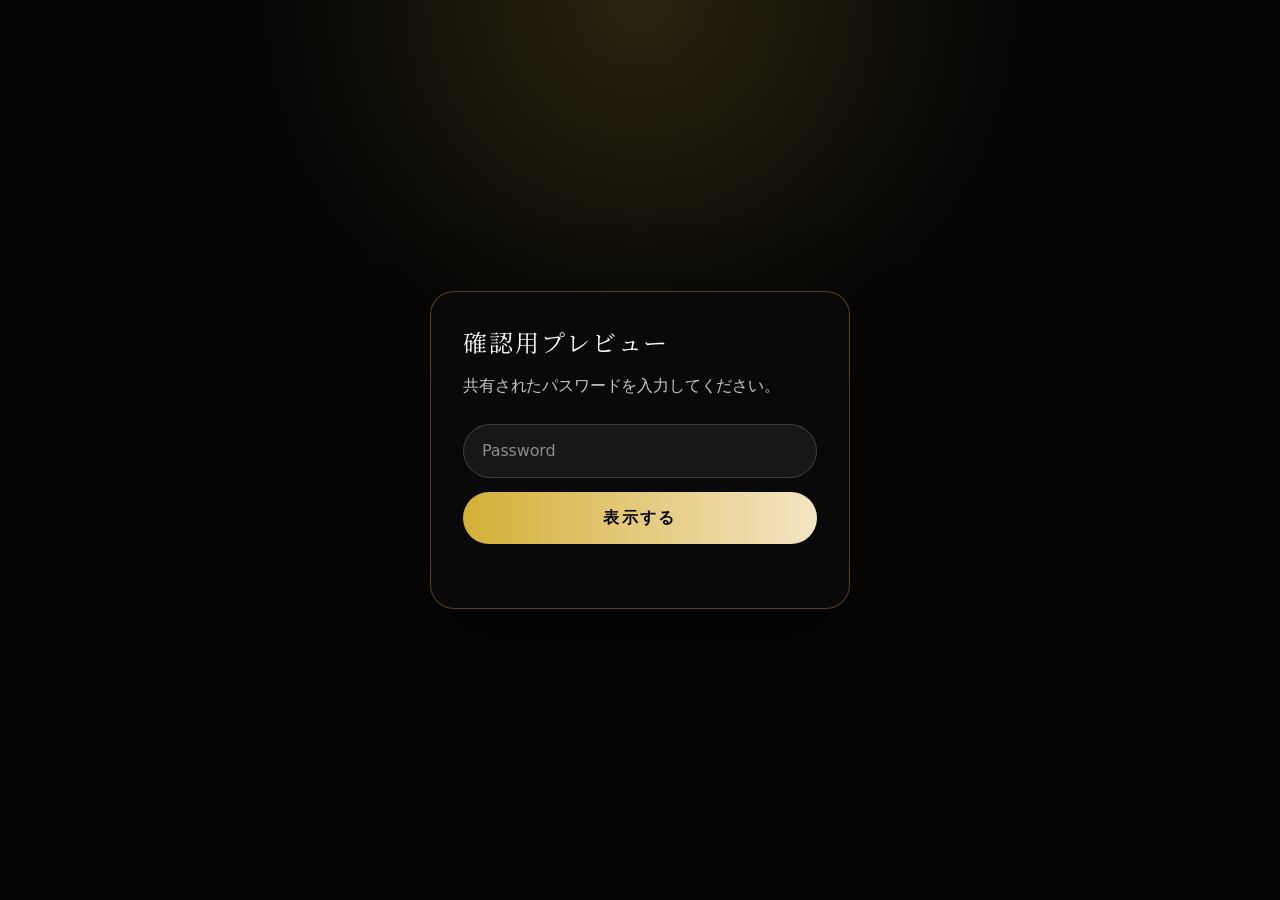
<file: index.html>
<!doctype html>
<html lang="ja">
  <head>
    <meta charset="UTF-8" />
    <meta
      name="viewport"
      content="width=device-width, initial-scale=1.0, maximum-scale=1"
    />

    <!-- Google Search Console Verification -->
    <meta name="google-site-verification" content="PCabXvIeLjv3z0dvRRWF8B5YhWCd6d31pb5UgoEE9n4" />

    <!-- Basic SEO Meta Tags -->
    <meta name="description" content="株式会社LSは、空間を超えブランドを創造する内装デザイン・施工会社です。店舗の成功に関わる要素を統合し、続く売上が生まれるブランド体験を提供します。事業づくり視点の内装で、あなたのビジネスを次のステージへ。" />
    <meta name="keywords" content="内装デザイン, 店舗デザイン, 施工, ブランド体験, 内装コンサルティング, 店舗設計, PM, 飲食店内装, オフィスデザイン, 株式会社LS, LS, 渋谷, 東京" />
    <meta name="author" content="株式会社LS" />
    <meta name="robots" content="noindex, nofollow, noarchive, noimageindex" />
    <meta name="theme-color" content="#d4af37" />
    <link rel="canonical" href="https://www.ls-holdings.co.jp/" />

    <!-- Open Graph Protocol (OGP) Meta Tags for Social Media -->
    <meta property="og:type" content="website" />
    <meta property="og:url" content="https://www.ls-holdings.co.jp/" />
    <meta property="og:site_name" content="株式会社LS" />
    <meta property="og:title" content="株式会社LS | 空間を超え、ブランドを創造する" />
    <meta property="og:description" content="株式会社LSは、空間を超えブランドを創造する内装デザイン・施工会社です。店舗の成功に関わる要素を統合し、続く売上が生まれるブランド体験を提供します。" />
    <meta property="og:image" content="https://www.ls-holdings.co.jp/ls-logo.png" />
    <meta property="og:image:width" content="1200" />
    <meta property="og:image:height" content="630" />
    <meta property="og:image:alt" content="株式会社LS ロゴ" />
    <meta property="og:locale" content="ja_JP" />

    <!-- Twitter Card Meta Tags -->
    <meta name="twitter:card" content="summary_large_image" />
    <meta name="twitter:title" content="株式会社LS | 空間を超え、ブランドを創造する" />
    <meta name="twitter:description" content="株式会社LSは、空間を超えブランドを創造する内装デザイン・施工会社です。店舗の成功に関わる要素を統合し、続く売上が生まれるブランド体験を提供します。" />
    <meta name="twitter:image" content="https://www.ls-holdings.co.jp/ls-logo.png" />
    <meta name="twitter:image:alt" content="株式会社LS ロゴ" />

    <!-- Favicon and Touch Icons -->
    <link rel="icon" type="image/png" href="/ls-logo.png" />
    <link rel="apple-touch-icon" href="/ls-logo.png" />

    <title>株式会社LS | 空間を超え、ブランドを創造する</title>

    <!-- JSON-LD Structured Data for SEO -->
    <script type="application/ld+json">
    {
      "@context": "https://schema.org",
      "@type": "Organization",
      "name": "株式会社LS",
      "alternateName": "LS",
      "url": "https://www.ls-holdings.co.jp/",
      "logo": "https://www.ls-holdings.co.jp/ls-logo.png",
      "description": "空間を超え、ブランドを創造する内装デザイン・施工会社",
      "foundingDate": "2023-10",
      "address": {
        "@type": "PostalAddress",
        "streetAddress": "渋谷1-12-2 クロスオフィス渋谷505",
        "addressLocality": "渋谷区",
        "addressRegion": "東京都",
        "addressCountry": "JP"
      },
      "contactPoint": {
        "@type": "ContactPoint",
        "contactType": "customer service",
        "availableLanguage": ["Japanese"]
      },
      "sameAs": []
    }
    </script>

    <script type="application/ld+json">
    {
      "@context": "https://schema.org",
      "@type": "ProfessionalService",
      "name": "株式会社LS",
      "image": "https://www.ls-holdings.co.jp/ls-logo.png",
      "description": "店舗内装のコンサルティング・設計デザイン・施工PM・ブランド展開支援を行う専門企業",
      "address": {
        "@type": "PostalAddress",
        "streetAddress": "渋谷1-12-2 クロスオフィス渋谷505",
        "addressLocality": "渋谷区",
        "addressRegion": "東京都",
        "postalCode": "150-0002",
        "addressCountry": "JP"
      },
      "geo": {
        "@type": "GeoCoordinates",
        "latitude": "35.6594",
        "longitude": "139.7036"
      },
      "url": "https://www.ls-holdings.co.jp/",
      "telephone": "",
      "priceRange": "$$",
      "openingHoursSpecification": {
        "@type": "OpeningHoursSpecification",
        "dayOfWeek": [
          "Monday",
          "Tuesday",
          "Wednesday",
          "Thursday",
          "Friday"
        ],
        "opens": "09:00",
        "closes": "18:00"
      }
    }
    </script>
    <script>
      if (sessionStorage.getItem("lsPreviewAccess") !== "ok") {
        document.documentElement.classList.add("preview-locked");
      }
    </script>
    <style>
      html.preview-locked body > :not(#preview-lock) { display: none !important; }
      #preview-lock { display: none; }
      html.preview-locked #preview-lock {
        position: fixed;
        inset: 0;
        z-index: 2147483647;
        display: flex;
        align-items: center;
        justify-content: center;
        min-height: 100vh;
        padding: 24px;
        background: radial-gradient(circle at top, rgba(212,175,55,0.18), transparent 34%), #050505;
        color: #fff;
        font-family: system-ui, -apple-system, BlinkMacSystemFont, "Segoe UI", sans-serif;
      }
      .preview-lock-panel {
        width: min(420px, 100%);
        border: 1px solid rgba(212,175,55,0.35);
        border-radius: 24px;
        background: rgba(10,10,10,0.92);
        padding: 32px;
        box-shadow: 0 24px 80px rgba(0,0,0,0.45);
      }
      .preview-lock-panel h1 { margin: 0 0 12px; font-size: 24px; font-weight: 400; letter-spacing: 0.08em; }
      .preview-lock-panel p { margin: 0 0 24px; color: #c7c7c7; line-height: 1.8; }
      .preview-lock-panel input {
        width: 100%;
        border: 1px solid rgba(255,255,255,0.16);
        border-radius: 999px;
        background: rgba(255,255,255,0.06);
        color: #fff;
        padding: 14px 18px;
        outline: none;
      }
      .preview-lock-panel button {
        width: 100%;
        margin-top: 14px;
        border: 0;
        border-radius: 999px;
        background: linear-gradient(90deg, #d4af37, #f4e5c3);
        color: #050505;
        padding: 14px 18px;
        cursor: pointer;
        font-weight: 600;
      }
      #preview-lock-error { min-height: 20px; margin-top: 12px; color: #fca5a5; font-size: 13px; }
    </style>
    <script type="module" crossorigin src="/assets/index-CN1fWdz_.js"></script>
    <link rel="stylesheet" crossorigin href="/assets/index-1kKI_B58.css">
  </head>

  <body>
<div id="preview-lock" aria-label="Preview password">
      <form class="preview-lock-panel" id="preview-lock-form">
        <h1>確認用プレビュー</h1>
        <p>共有されたパスワードを入力してください。</p>
        <input id="preview-lock-password" type="password" autocomplete="current-password" placeholder="Password" autofocus />
        <button type="submit">表示する</button>
        <div id="preview-lock-error" aria-live="polite"></div>
      </form>
    </div>
    <script>
      (function () {
        var form = document.getElementById("preview-lock-form");
        var input = document.getElementById("preview-lock-password");
        var error = document.getElementById("preview-lock-error");
        if (!form || !input || !error) return;
        form.addEventListener("submit", function (event) {
          event.preventDefault();
          if (input.value === "LS-preview-0519") {
            sessionStorage.setItem("lsPreviewAccess", "ok");
            document.documentElement.classList.remove("preview-locked");
          } else {
            error.textContent = "パスワードが違います。";
            input.select();
          }
        });
      })();
    </script>

    <script id="manus-runtime">window.__MANUS_HOST_DEV__ = false;
(function(){"use strict";var Nr={exports:{}},el={};/**
 * @license React
 * react-jsx-runtime.production.js
 *
 * Copyright (c) Meta Platforms, Inc. and affiliates.
 *
 * This source code is licensed under the MIT license found in the
 * LICENSE file in the root directory of this source tree.
 */var Es;function Sm(){if(Es)return el;Es=1;var l=Symbol.for("react.transitional.element"),r=Symbol.for("react.fragment");function s(c,u,h){var d=null;if(h!==void 0&&(d=""+h),u.key!==void 0&&(d=""+u.key),"key"in u){h={};for(var y in u)y!=="key"&&(h[y]=u[y])}else h=u;return u=h.ref,{$$typeof:l,type:c,key:d,ref:u!==void 0?u:null,props:h}}return el.Fragment=r,el.jsx=s,el.jsxs=s,el}var Ms;function Em(){return Ms||(Ms=1,Nr.exports=Sm()),Nr.exports}var $=Em(),Or={exports:{}},al={},Dr={exports:{}},Ur={};/**
 * @license React
 * scheduler.production.js
 *
 * Copyright (c) Meta Platforms, Inc. and affiliates.
 *
 * This source code is licensed under the MIT license found in the
 * LICENSE file in the root directory of this source tree.
 */var As;function Mm(){return As||(As=1,function(l){function r(z,G){var H=z.length;z.push(G);t:for(;0<H;){var ct=H-1>>>1,w=z[ct];if(0<u(w,G))z[ct]=G,z[H]=w,H=ct;else break t}}function s(z){return z.length===0?null:z[0]}function c(z){if(z.length===0)return null;var G=z[0],H=z.pop();if(H!==G){z[0]=H;t:for(var ct=0,w=z.length,q=w>>>1;ct<q;){var Z=2*(ct+1)-1,X=z[Z],J=Z+1,st=z[J];if(0>u(X,H))J<w&&0>u(st,X)?(z[ct]=st,z[J]=H,ct=J):(z[ct]=X,z[Z]=H,ct=Z);else if(J<w&&0>u(st,H))z[ct]=st,z[J]=H,ct=J;else break t}}return G}function u(z,G){var H=z.sortIndex-G.sortIndex;return H!==0?H:z.id-G.id}if(l.unstable_now=void 0,typeof performance=="object"&&typeof performance.now=="function"){var h=performance;l.unstable_now=function(){return h.now()}}else{var d=Date,y=d.now();l.unstable_now=function(){return d.now()-y}}var g=[],m=[],b=1,x=null,A=3,O=!1,L=!1,C=!1,M=!1,N=typeof setTimeout=="function"?setTimeout:null,U=typeof clearTimeout=="function"?clearTimeout:null,D=typeof setImmediate<"u"?setImmediate:null;function Q(z){for(var G=s(m);G!==null;){if(G.callback===null)c(m);else if(G.startTime<=z)c(m),G.sortIndex=G.expirationTime,r(g,G);else break;G=s(m)}}function V(z){if(C=!1,Q(z),!L)if(s(g)!==null)L=!0,F||(F=!0,at());else{var G=s(m);G!==null&&Et(V,G.startTime-z)}}var F=!1,rt=-1,W=5,vt=-1;function _t(){return M?!0:!(l.unstable_now()-vt<W)}function dt(){if(M=!1,F){var z=l.unstable_now();vt=z;var G=!0;try{t:{L=!1,C&&(C=!1,U(rt),rt=-1),O=!0;var H=A;try{e:{for(Q(z),x=s(g);x!==null&&!(x.expirationTime>z&&_t());){var ct=x.callback;if(typeof ct=="function"){x.callback=null,A=x.priorityLevel;var w=ct(x.expirationTime<=z);if(z=l.unstable_now(),typeof w=="function"){x.callback=w,Q(z),G=!0;break e}x===s(g)&&c(g),Q(z)}else c(g);x=s(g)}if(x!==null)G=!0;else{var q=s(m);q!==null&&Et(V,q.startTime-z),G=!1}}break t}finally{x=null,A=H,O=!1}G=void 0}}finally{G?at():F=!1}}}var at;if(typeof D=="function")at=function(){D(dt)};else if(typeof MessageChannel<"u"){var Dt=new MessageChannel,qt=Dt.port2;Dt.port1.onmessage=dt,at=function(){qt.postMessage(null)}}else at=function(){N(dt,0)};function Et(z,G){rt=N(function(){z(l.unstable_now())},G)}l.unstable_IdlePriority=5,l.unstable_ImmediatePriority=1,l.unstable_LowPriority=4,l.unstable_NormalPriority=3,l.unstable_Profiling=null,l.unstable_UserBlockingPriority=2,l.unstable_cancelCallback=function(z){z.callback=null},l.unstable_forceFrameRate=function(z){0>z||125<z?console.error("forceFrameRate takes a positive int between 0 and 125, forcing frame rates higher than 125 fps is not supported"):W=0<z?Math.floor(1e3/z):5},l.unstable_getCurrentPriorityLevel=function(){return A},l.unstable_next=function(z){switch(A){case 1:case 2:case 3:var G=3;break;default:G=A}var H=A;A=G;try{return z()}finally{A=H}},l.unstable_requestPaint=function(){M=!0},l.unstable_runWithPriority=function(z,G){switch(z){case 1:case 2:case 3:case 4:case 5:break;default:z=3}var H=A;A=z;try{return G()}finally{A=H}},l.unstable_scheduleCallback=function(z,G,H){var ct=l.unstable_now();switch(typeof H=="object"&&H!==null?(H=H.delay,H=typeof H=="number"&&0<H?ct+H:ct):H=ct,z){case 1:var w=-1;break;case 2:w=250;break;case 5:w=1073741823;break;case 4:w=1e4;break;default:w=5e3}return w=H+w,z={id:b++,callback:G,priorityLevel:z,startTime:H,expirationTime:w,sortIndex:-1},H>ct?(z.sortIndex=H,r(m,z),s(g)===null&&z===s(m)&&(C?(U(rt),rt=-1):C=!0,Et(V,H-ct))):(z.sortIndex=w,r(g,z),L||O||(L=!0,F||(F=!0,at()))),z},l.unstable_shouldYield=_t,l.unstable_wrapCallback=function(z){var G=A;return function(){var H=A;A=G;try{return z.apply(this,arguments)}finally{A=H}}}}(Ur)),Ur}var Ts;function Am(){return Ts||(Ts=1,Dr.exports=Mm()),Dr.exports}var Br={exports:{}},ut={};/**
 * @license React
 * react.production.js
 *
 * Copyright (c) Meta Platforms, Inc. and affiliates.
 *
 * This source code is licensed under the MIT license found in the
 * LICENSE file in the root directory of this source tree.
 */var Cs;function Tm(){if(Cs)return ut;Cs=1;var l=Symbol.for("react.transitional.element"),r=Symbol.for("react.portal"),s=Symbol.for("react.fragment"),c=Symbol.for("react.strict_mode"),u=Symbol.for("react.profiler"),h=Symbol.for("react.consumer"),d=Symbol.for("react.context"),y=Symbol.for("react.forward_ref"),g=Symbol.for("react.suspense"),m=Symbol.for("react.memo"),b=Symbol.for("react.lazy"),x=Symbol.iterator;function A(w){return w===null||typeof w!="object"?null:(w=x&&w[x]||w["@@iterator"],typeof w=="function"?w:null)}var O={isMounted:function(){return!1},enqueueForceUpdate:function(){},enqueueReplaceState:function(){},enqueueSetState:function(){}},L=Object.assign,C={};function M(w,q,Z){this.props=w,this.context=q,this.refs=C,this.updater=Z||O}M.prototype.isReactComponent={},M.prototype.setState=function(w,q){if(typeof w!="object"&&typeof w!="function"&&w!=null)throw Error("takes an object of state variables to update or a function which returns an object of state variables.");this.updater.enqueueSetState(this,w,q,"setState")},M.prototype.forceUpdate=function(w){this.updater.enqueueForceUpdate(this,w,"forceUpdate")};function N(){}N.prototype=M.prototype;function U(w,q,Z){this.props=w,this.context=q,this.refs=C,this.updater=Z||O}var D=U.prototype=new N;D.constructor=U,L(D,M.prototype),D.isPureReactComponent=!0;var Q=Array.isArray,V={H:null,A:null,T:null,S:null,V:null},F=Object.prototype.hasOwnProperty;function rt(w,q,Z,X,J,st){return Z=st.ref,{$$typeof:l,type:w,key:q,ref:Z!==void 0?Z:null,props:st}}function W(w,q){return rt(w.type,q,void 0,void 0,void 0,w.props)}function vt(w){return typeof w=="object"&&w!==null&&w.$$typeof===l}function _t(w){var q={"=":"=0",":":"=2"};return"$"+w.replace(/[=:]/g,function(Z){return q[Z]})}var dt=/\/+/g;function at(w,q){return typeof w=="object"&&w!==null&&w.key!=null?_t(""+w.key):q.toString(36)}function Dt(){}function qt(w){switch(w.status){case"fulfilled":return w.value;case"rejected":throw w.reason;default:switch(typeof w.status=="string"?w.then(Dt,Dt):(w.status="pending",w.then(function(q){w.status==="pending"&&(w.status="fulfilled",w.value=q)},function(q){w.status==="pending"&&(w.status="rejected",w.reason=q)})),w.status){case"fulfilled":return w.value;case"rejected":throw w.reason}}throw w}function Et(w,q,Z,X,J){var st=typeof w;(st==="undefined"||st==="boolean")&&(w=null);var nt=!1;if(w===null)nt=!0;else switch(st){case"bigint":case"string":case"number":nt=!0;break;case"object":switch(w.$$typeof){case l:case r:nt=!0;break;case b:return nt=w._init,Et(nt(w._payload),q,Z,X,J)}}if(nt)return J=J(w),nt=X===""?"."+at(w,0):X,Q(J)?(Z="",nt!=null&&(Z=nt.replace(dt,"$&/")+"/"),Et(J,q,Z,"",function(fe){return fe})):J!=null&&(vt(J)&&(J=W(J,Z+(J.key==null||w&&w.key===J.key?"":(""+J.key).replace(dt,"$&/")+"/")+nt)),q.push(J)),1;nt=0;var gt=X===""?".":X+":";if(Q(w))for(var wt=0;wt<w.length;wt++)X=w[wt],st=gt+at(X,wt),nt+=Et(X,q,Z,st,J);else if(wt=A(w),typeof wt=="function")for(w=wt.call(w),wt=0;!(X=w.next()).done;)X=X.value,st=gt+at(X,wt++),nt+=Et(X,q,Z,st,J);else if(st==="object"){if(typeof w.then=="function")return Et(qt(w),q,Z,X,J);throw q=String(w),Error("Objects are not valid as a React child (found: "+(q==="[object Object]"?"object with keys {"+Object.keys(w).join(", ")+"}":q)+"). If you meant to render a collection of children, use an array instead.")}return nt}function z(w,q,Z){if(w==null)return w;var X=[],J=0;return Et(w,X,"","",function(st){return q.call(Z,st,J++)}),X}function G(w){if(w._status===-1){var q=w._result;q=q(),q.then(function(Z){(w._status===0||w._status===-1)&&(w._status=1,w._result=Z)},function(Z){(w._status===0||w._status===-1)&&(w._status=2,w._result=Z)}),w._status===-1&&(w._status=0,w._result=q)}if(w._status===1)return w._result.default;throw w._result}var H=typeof reportError=="function"?reportError:function(w){if(typeof window=="object"&&typeof window.ErrorEvent=="function"){var q=new window.ErrorEvent("error",{bubbles:!0,cancelable:!0,message:typeof w=="object"&&w!==null&&typeof w.message=="string"?String(w.message):String(w),error:w});if(!window.dispatchEvent(q))return}else if(typeof process=="object"&&typeof process.emit=="function"){process.emit("uncaughtException",w);return}console.error(w)};function ct(){}return ut.Children={map:z,forEach:function(w,q,Z){z(w,function(){q.apply(this,arguments)},Z)},count:function(w){var q=0;return z(w,function(){q++}),q},toArray:function(w){return z(w,function(q){return q})||[]},only:function(w){if(!vt(w))throw Error("React.Children.only expected to receive a single React element child.");return w}},ut.Component=M,ut.Fragment=s,ut.Profiler=u,ut.PureComponent=U,ut.StrictMode=c,ut.Suspense=g,ut.__CLIENT_INTERNALS_DO_NOT_USE_OR_WARN_USERS_THEY_CANNOT_UPGRADE=V,ut.__COMPILER_RUNTIME={__proto__:null,c:function(w){return V.H.useMemoCache(w)}},ut.cache=function(w){return function(){return w.apply(null,arguments)}},ut.cloneElement=function(w,q,Z){if(w==null)throw Error("The argument must be a React element, but you passed "+w+".");var X=L({},w.props),J=w.key,st=void 0;if(q!=null)for(nt in q.ref!==void 0&&(st=void 0),q.key!==void 0&&(J=""+q.key),q)!F.call(q,nt)||nt==="key"||nt==="__self"||nt==="__source"||nt==="ref"&&q.ref===void 0||(X[nt]=q[nt]);var nt=arguments.length-2;if(nt===1)X.children=Z;else if(1<nt){for(var gt=Array(nt),wt=0;wt<nt;wt++)gt[wt]=arguments[wt+2];X.children=gt}return rt(w.type,J,void 0,void 0,st,X)},ut.createContext=function(w){return w={$$typeof:d,_currentValue:w,_currentValue2:w,_threadCount:0,Provider:null,Consumer:null},w.Provider=w,w.Consumer={$$typeof:h,_context:w},w},ut.createElement=function(w,q,Z){var X,J={},st=null;if(q!=null)for(X in q.key!==void 0&&(st=""+q.key),q)F.call(q,X)&&X!=="key"&&X!=="__self"&&X!=="__source"&&(J[X]=q[X]);var nt=arguments.length-2;if(nt===1)J.children=Z;else if(1<nt){for(var gt=Array(nt),wt=0;wt<nt;wt++)gt[wt]=arguments[wt+2];J.children=gt}if(w&&w.defaultProps)for(X in nt=w.defaultProps,nt)J[X]===void 0&&(J[X]=nt[X]);return rt(w,st,void 0,void 0,null,J)},ut.createRef=function(){return{current:null}},ut.forwardRef=function(w){return{$$typeof:y,render:w}},ut.isValidElement=vt,ut.lazy=function(w){return{$$typeof:b,_payload:{_status:-1,_result:w},_init:G}},ut.memo=function(w,q){return{$$typeof:m,type:w,compare:q===void 0?null:q}},ut.startTransition=function(w){var q=V.T,Z={};V.T=Z;try{var X=w(),J=V.S;J!==null&&J(Z,X),typeof X=="object"&&X!==null&&typeof X.then=="function"&&X.then(ct,H)}catch(st){H(st)}finally{V.T=q}},ut.unstable_useCacheRefresh=function(){return V.H.useCacheRefresh()},ut.use=function(w){return V.H.use(w)},ut.useActionState=function(w,q,Z){return V.H.useActionState(w,q,Z)},ut.useCallback=function(w,q){return V.H.useCallback(w,q)},ut.useContext=function(w){return V.H.useContext(w)},ut.useDebugValue=function(){},ut.useDeferredValue=function(w,q){return V.H.useDeferredValue(w,q)},ut.useEffect=function(w,q,Z){var X=V.H;if(typeof Z=="function")throw Error("useEffect CRUD overload is not enabled in this build of React.");return X.useEffect(w,q)},ut.useId=function(){return V.H.useId()},ut.useImperativeHandle=function(w,q,Z){return V.H.useImperativeHandle(w,q,Z)},ut.useInsertionEffect=function(w,q){return V.H.useInsertionEffect(w,q)},ut.useLayoutEffect=function(w,q){return V.H.useLayoutEffect(w,q)},ut.useMemo=function(w,q){return V.H.useMemo(w,q)},ut.useOptimistic=function(w,q){return V.H.useOptimistic(w,q)},ut.useReducer=function(w,q,Z){return V.H.useReducer(w,q,Z)},ut.useRef=function(w){return V.H.useRef(w)},ut.useState=function(w){return V.H.useState(w)},ut.useSyncExternalStore=function(w,q,Z){return V.H.useSyncExternalStore(w,q,Z)},ut.useTransition=function(){return V.H.useTransition()},ut.version="19.1.1",ut}var ks;function Hr(){return ks||(ks=1,Br.exports=Tm()),Br.exports}var Lr={exports:{}},ie={};/**
 * @license React
 * react-dom.production.js
 *
 * Copyright (c) Meta Platforms, Inc. and affiliates.
 *
 * This source code is licensed under the MIT license found in the
 * LICENSE file in the root directory of this source tree.
 */var _s;function Cm(){if(_s)return ie;_s=1;var l=Hr();function r(g){var m="https://react.dev/errors/"+g;if(1<arguments.length){m+="?args[]="+encodeURIComponent(arguments[1]);for(var b=2;b<arguments.length;b++)m+="&args[]="+encodeURIComponent(arguments[b])}return"Minified React error #"+g+"; visit "+m+" for the full message or use the non-minified dev environment for full errors and additional helpful warnings."}function s(){}var c={d:{f:s,r:function(){throw Error(r(522))},D:s,C:s,L:s,m:s,X:s,S:s,M:s},p:0,findDOMNode:null},u=Symbol.for("react.portal");function h(g,m,b){var x=3<arguments.length&&arguments[3]!==void 0?arguments[3]:null;return{$$typeof:u,key:x==null?null:""+x,children:g,containerInfo:m,implementation:b}}var d=l.__CLIENT_INTERNALS_DO_NOT_USE_OR_WARN_USERS_THEY_CANNOT_UPGRADE;function y(g,m){if(g==="font")return"";if(typeof m=="string")return m==="use-credentials"?m:""}return ie.__DOM_INTERNALS_DO_NOT_USE_OR_WARN_USERS_THEY_CANNOT_UPGRADE=c,ie.createPortal=function(g,m){var b=2<arguments.length&&arguments[2]!==void 0?arguments[2]:null;if(!m||m.nodeType!==1&&m.nodeType!==9&&m.nodeType!==11)throw Error(r(299));return h(g,m,null,b)},ie.flushSync=function(g){var m=d.T,b=c.p;try{if(d.T=null,c.p=2,g)return g()}finally{d.T=m,c.p=b,c.d.f()}},ie.preconnect=function(g,m){typeof g=="string"&&(m?(m=m.crossOrigin,m=typeof m=="string"?m==="use-credentials"?m:"":void 0):m=null,c.d.C(g,m))},ie.prefetchDNS=function(g){typeof g=="string"&&c.d.D(g)},ie.preinit=function(g,m){if(typeof g=="string"&&m&&typeof m.as=="string"){var b=m.as,x=y(b,m.crossOrigin),A=typeof m.integrity=="string"?m.integrity:void 0,O=typeof m.fetchPriority=="string"?m.fetchPriority:void 0;b==="style"?c.d.S(g,typeof m.precedence=="string"?m.precedence:void 0,{crossOrigin:x,integrity:A,fetchPriority:O}):b==="script"&&c.d.X(g,{crossOrigin:x,integrity:A,fetchPriority:O,nonce:typeof m.nonce=="string"?m.nonce:void 0})}},ie.preinitModule=function(g,m){if(typeof g=="string")if(typeof m=="object"&&m!==null){if(m.as==null||m.as==="script"){var b=y(m.as,m.crossOrigin);c.d.M(g,{crossOrigin:b,integrity:typeof m.integrity=="string"?m.integrity:void 0,nonce:typeof m.nonce=="string"?m.nonce:void 0})}}else m==null&&c.d.M(g)},ie.preload=function(g,m){if(typeof g=="string"&&typeof m=="object"&&m!==null&&typeof m.as=="string"){var b=m.as,x=y(b,m.crossOrigin);c.d.L(g,b,{crossOrigin:x,integrity:typeof m.integrity=="string"?m.integrity:void 0,nonce:typeof m.nonce=="string"?m.nonce:void 0,type:typeof m.type=="string"?m.type:void 0,fetchPriority:typeof m.fetchPriority=="string"?m.fetchPriority:void 0,referrerPolicy:typeof m.referrerPolicy=="string"?m.referrerPolicy:void 0,imageSrcSet:typeof m.imageSrcSet=="string"?m.imageSrcSet:void 0,imageSizes:typeof m.imageSizes=="string"?m.imageSizes:void 0,media:typeof m.media=="string"?m.media:void 0})}},ie.preloadModule=function(g,m){if(typeof g=="string")if(m){var b=y(m.as,m.crossOrigin);c.d.m(g,{as:typeof m.as=="string"&&m.as!=="script"?m.as:void 0,crossOrigin:b,integrity:typeof m.integrity=="string"?m.integrity:void 0})}else c.d.m(g)},ie.requestFormReset=function(g){c.d.r(g)},ie.unstable_batchedUpdates=function(g,m){return g(m)},ie.useFormState=function(g,m,b){return d.H.useFormState(g,m,b)},ie.useFormStatus=function(){return d.H.useHostTransitionStatus()},ie.version="19.1.1",ie}var Rs;function km(){if(Rs)return Lr.exports;Rs=1;function l(){if(!(typeof __REACT_DEVTOOLS_GLOBAL_HOOK__>"u"||typeof __REACT_DEVTOOLS_GLOBAL_HOOK__.checkDCE!="function"))try{__REACT_DEVTOOLS_GLOBAL_HOOK__.checkDCE(l)}catch(r){console.error(r)}}return l(),Lr.exports=Cm(),Lr.exports}/**
 * @license React
 * react-dom-client.production.js
 *
 * Copyright (c) Meta Platforms, Inc. and affiliates.
 *
 * This source code is licensed under the MIT license found in the
 * LICENSE file in the root directory of this source tree.
 */var zs;function _m(){if(zs)return al;zs=1;var l=Am(),r=Hr(),s=km();function c(t){var e="https://react.dev/errors/"+t;if(1<arguments.length){e+="?args[]="+encodeURIComponent(arguments[1]);for(var a=2;a<arguments.length;a++)e+="&args[]="+encodeURIComponent(arguments[a])}return"Minified React error #"+t+"; visit "+e+" for the full message or use the non-minified dev environment for full errors and additional helpful warnings."}function u(t){return!(!t||t.nodeType!==1&&t.nodeType!==9&&t.nodeType!==11)}function h(t){var e=t,a=t;if(t.alternate)for(;e.return;)e=e.return;else{t=e;do e=t,(e.flags&4098)!==0&&(a=e.return),t=e.return;while(t)}return e.tag===3?a:null}function d(t){if(t.tag===13){var e=t.memoizedState;if(e===null&&(t=t.alternate,t!==null&&(e=t.memoizedState)),e!==null)return e.dehydrated}return null}function y(t){if(h(t)!==t)throw Error(c(188))}function g(t){var e=t.alternate;if(!e){if(e=h(t),e===null)throw Error(c(188));return e!==t?null:t}for(var a=t,n=e;;){var i=a.return;if(i===null)break;var o=i.alternate;if(o===null){if(n=i.return,n!==null){a=n;continue}break}if(i.child===o.child){for(o=i.child;o;){if(o===a)return y(i),t;if(o===n)return y(i),e;o=o.sibling}throw Error(c(188))}if(a.return!==n.return)a=i,n=o;else{for(var f=!1,p=i.child;p;){if(p===a){f=!0,a=i,n=o;break}if(p===n){f=!0,n=i,a=o;break}p=p.sibling}if(!f){for(p=o.child;p;){if(p===a){f=!0,a=o,n=i;break}if(p===n){f=!0,n=o,a=i;break}p=p.sibling}if(!f)throw Error(c(189))}}if(a.alternate!==n)throw Error(c(190))}if(a.tag!==3)throw Error(c(188));return a.stateNode.current===a?t:e}function m(t){var e=t.tag;if(e===5||e===26||e===27||e===6)return t;for(t=t.child;t!==null;){if(e=m(t),e!==null)return e;t=t.sibling}return null}var b=Object.assign,x=Symbol.for("react.element"),A=Symbol.for("react.transitional.element"),O=Symbol.for("react.portal"),L=Symbol.for("react.fragment"),C=Symbol.for("react.strict_mode"),M=Symbol.for("react.profiler"),N=Symbol.for("react.provider"),U=Symbol.for("react.consumer"),D=Symbol.for("react.context"),Q=Symbol.for("react.forward_ref"),V=Symbol.for("react.suspense"),F=Symbol.for("react.suspense_list"),rt=Symbol.for("react.memo"),W=Symbol.for("react.lazy"),vt=Symbol.for("react.activity"),_t=Symbol.for("react.memo_cache_sentinel"),dt=Symbol.iterator;function at(t){return t===null||typeof t!="object"?null:(t=dt&&t[dt]||t["@@iterator"],typeof t=="function"?t:null)}var Dt=Symbol.for("react.client.reference");function qt(t){if(t==null)return null;if(typeof t=="function")return t.$$typeof===Dt?null:t.displayName||t.name||null;if(typeof t=="string")return t;switch(t){case L:return"Fragment";case M:return"Profiler";case C:return"StrictMode";case V:return"Suspense";case F:return"SuspenseList";case vt:return"Activity"}if(typeof t=="object")switch(t.$$typeof){case O:return"Portal";case D:return(t.displayName||"Context")+".Provider";case U:return(t._context.displayName||"Context")+".Consumer";case Q:var e=t.render;return t=t.displayName,t||(t=e.displayName||e.name||"",t=t!==""?"ForwardRef("+t+")":"ForwardRef"),t;case rt:return e=t.displayName||null,e!==null?e:qt(t.type)||"Memo";case W:e=t._payload,t=t._init;try{return qt(t(e))}catch{}}return null}var Et=Array.isArray,z=r.__CLIENT_INTERNALS_DO_NOT_USE_OR_WARN_USERS_THEY_CANNOT_UPGRADE,G=s.__DOM_INTERNALS_DO_NOT_USE_OR_WARN_USERS_THEY_CANNOT_UPGRADE,H={pending:!1,data:null,method:null,action:null},ct=[],w=-1;function q(t){return{current:t}}function Z(t){0>w||(t.current=ct[w],ct[w]=null,w--)}function X(t,e){w++,ct[w]=t.current,t.current=e}var J=q(null),st=q(null),nt=q(null),gt=q(null);function wt(t,e){switch(X(nt,e),X(st,t),X(J,null),e.nodeType){case 9:case 11:t=(t=e.documentElement)&&(t=t.namespaceURI)?Wh(t):0;break;default:if(t=e.tagName,e=e.namespaceURI)e=Wh(e),t=Fh(e,t);else switch(t){case"svg":t=1;break;case"math":t=2;break;default:t=0}}Z(J),X(J,t)}function fe(){Z(J),Z(st),Z(nt)}function $e(t){t.memoizedState!==null&&X(gt,t);var e=J.current,a=Fh(e,t.type);e!==a&&(X(st,t),X(J,a))}function Pt(t){st.current===t&&(Z(J),Z(st)),gt.current===t&&(Z(gt),li._currentValue=H)}var te=Object.prototype.hasOwnProperty,sl=l.unstable_scheduleCallback,ul=l.unstable_cancelCallback,vi=l.unstable_shouldYield,da=l.unstable_requestPaint,Ue=l.unstable_now,uo=l.unstable_getCurrentPriorityLevel,hn=l.unstable_ImmediatePriority,mn=l.unstable_UserBlockingPriority,ja=l.unstable_NormalPriority,fo=l.unstable_LowPriority,wi=l.unstable_IdlePriority,Nu=l.log,Ou=l.unstable_setDisableYieldValue,se=null,zt=null;function ee(t){if(typeof Nu=="function"&&Ou(t),zt&&typeof zt.setStrictMode=="function")try{zt.setStrictMode(se,t)}catch{}}var Yt=Math.clz32?Math.clz32:Ga,qa=Math.log,Ya=Math.LN2;function Ga(t){return t>>>=0,t===0?32:31-(qa(t)/Ya|0)|0}var Ae=256,gn=4194304;function Ke(t){var e=t&42;if(e!==0)return e;switch(t&-t){case 1:return 1;case 2:return 2;case 4:return 4;case 8:return 8;case 16:return 16;case 32:return 32;case 64:return 64;case 128:return 128;case 256:case 512:case 1024:case 2048:case 4096:case 8192:case 16384:case 32768:case 65536:case 131072:case 262144:case 524288:case 1048576:case 2097152:return t&4194048;case 4194304:case 8388608:case 16777216:case 33554432:return t&62914560;case 67108864:return 67108864;case 134217728:return 134217728;case 268435456:return 268435456;case 536870912:return 536870912;case 1073741824:return 0;default:return t}}function ha(t,e,a){var n=t.pendingLanes;if(n===0)return 0;var i=0,o=t.suspendedLanes,f=t.pingedLanes;t=t.warmLanes;var p=n&134217727;return p!==0?(n=p&~o,n!==0?i=Ke(n):(f&=p,f!==0?i=Ke(f):a||(a=p&~t,a!==0&&(i=Ke(a))))):(p=n&~o,p!==0?i=Ke(p):f!==0?i=Ke(f):a||(a=n&~t,a!==0&&(i=Ke(a)))),i===0?0:e!==0&&e!==i&&(e&o)===0&&(o=i&-i,a=e&-e,o>=a||o===32&&(a&4194048)!==0)?e:i}function Je(t,e){return(t.pendingLanes&~(t.suspendedLanes&~t.pingedLanes)&e)===0}function xi(t,e){switch(t){case 1:case 2:case 4:case 8:case 64:return e+250;case 16:case 32:case 128:case 256:case 512:case 1024:case 2048:case 4096:case 8192:case 16384:case 32768:case 65536:case 131072:case 262144:case 524288:case 1048576:case 2097152:return e+5e3;case 4194304:case 8388608:case 16777216:case 33554432:return-1;case 67108864:case 134217728:case 268435456:case 536870912:case 1073741824:return-1;default:return-1}}function fl(){var t=Ae;return Ae<<=1,(Ae&4194048)===0&&(Ae=256),t}function dl(){var t=gn;return gn<<=1,(gn&62914560)===0&&(gn=4194304),t}function hl(t){for(var e=[],a=0;31>a;a++)e.push(t);return e}function ml(t,e){t.pendingLanes|=e,e!==268435456&&(t.suspendedLanes=0,t.pingedLanes=0,t.warmLanes=0)}function G0(t,e,a,n,i,o){var f=t.pendingLanes;t.pendingLanes=a,t.suspendedLanes=0,t.pingedLanes=0,t.warmLanes=0,t.expiredLanes&=a,t.entangledLanes&=a,t.errorRecoveryDisabledLanes&=a,t.shellSuspendCounter=0;var p=t.entanglements,v=t.expirationTimes,k=t.hiddenUpdates;for(a=f&~a;0<a;){var B=31-Yt(a),Y=1<<B;p[B]=0,v[B]=-1;var _=k[B];if(_!==null)for(k[B]=null,B=0;B<_.length;B++){var R=_[B];R!==null&&(R.lane&=-536870913)}a&=~Y}n!==0&&Du(t,n,0),o!==0&&i===0&&t.tag!==0&&(t.suspendedLanes|=o&~(f&~e))}function Du(t,e,a){t.pendingLanes|=e,t.suspendedLanes&=~e;var n=31-Yt(e);t.entangledLanes|=e,t.entanglements[n]=t.entanglements[n]|1073741824|a&4194090}function Uu(t,e){var a=t.entangledLanes|=e;for(t=t.entanglements;a;){var n=31-Yt(a),i=1<<n;i&e|t[n]&e&&(t[n]|=e),a&=~i}}function ho(t){switch(t){case 2:t=1;break;case 8:t=4;break;case 32:t=16;break;case 256:case 512:case 1024:case 2048:case 4096:case 8192:case 16384:case 32768:case 65536:case 131072:case 262144:case 524288:case 1048576:case 2097152:case 4194304:case 8388608:case 16777216:case 33554432:t=128;break;case 268435456:t=134217728;break;default:t=0}return t}function mo(t){return t&=-t,2<t?8<t?(t&134217727)!==0?32:268435456:8:2}function Bu(){var t=G.p;return t!==0?t:(t=window.event,t===void 0?32:pm(t.type))}function X0(t,e){var a=G.p;try{return G.p=t,e()}finally{G.p=a}}var ma=Math.random().toString(36).slice(2),oe="__reactFiber$"+ma,de="__reactProps$"+ma,pn="__reactContainer$"+ma,go="__reactEvents$"+ma,V0="__reactListeners$"+ma,Q0="__reactHandles$"+ma,Hu="__reactResources$"+ma,gl="__reactMarker$"+ma;function po(t){delete t[oe],delete t[de],delete t[go],delete t[V0],delete t[Q0]}function yn(t){var e=t[oe];if(e)return e;for(var a=t.parentNode;a;){if(e=a[pn]||a[oe]){if(a=e.alternate,e.child!==null||a!==null&&a.child!==null)for(t=em(t);t!==null;){if(a=t[oe])return a;t=em(t)}return e}t=a,a=t.parentNode}return null}function bn(t){if(t=t[oe]||t[pn]){var e=t.tag;if(e===5||e===6||e===13||e===26||e===27||e===3)return t}return null}function pl(t){var e=t.tag;if(e===5||e===26||e===27||e===6)return t.stateNode;throw Error(c(33))}function vn(t){var e=t[Hu];return e||(e=t[Hu]={hoistableStyles:new Map,hoistableScripts:new Map}),e}function Jt(t){t[gl]=!0}var Lu=new Set,ju={};function Xa(t,e){wn(t,e),wn(t+"Capture",e)}function wn(t,e){for(ju[t]=e,t=0;t<e.length;t++)Lu.add(e[t])}var Z0=RegExp("^[:A-Z_a-z\\u00C0-\\u00D6\\u00D8-\\u00F6\\u00F8-\\u02FF\\u0370-\\u037D\\u037F-\\u1FFF\\u200C-\\u200D\\u2070-\\u218F\\u2C00-\\u2FEF\\u3001-\\uD7FF\\uF900-\\uFDCF\\uFDF0-\\uFFFD][:A-Z_a-z\\u00C0-\\u00D6\\u00D8-\\u00F6\\u00F8-\\u02FF\\u0370-\\u037D\\u037F-\\u1FFF\\u200C-\\u200D\\u2070-\\u218F\\u2C00-\\u2FEF\\u3001-\\uD7FF\\uF900-\\uFDCF\\uFDF0-\\uFFFD\\-.0-9\\u00B7\\u0300-\\u036F\\u203F-\\u2040]*$"),qu={},Yu={};function $0(t){return te.call(Yu,t)?!0:te.call(qu,t)?!1:Z0.test(t)?Yu[t]=!0:(qu[t]=!0,!1)}function Si(t,e,a){if($0(e))if(a===null)t.removeAttribute(e);else{switch(typeof a){case"undefined":case"function":case"symbol":t.removeAttribute(e);return;case"boolean":var n=e.toLowerCase().slice(0,5);if(n!=="data-"&&n!=="aria-"){t.removeAttribute(e);return}}t.setAttribute(e,""+a)}}function Ei(t,e,a){if(a===null)t.removeAttribute(e);else{switch(typeof a){case"undefined":case"function":case"symbol":case"boolean":t.removeAttribute(e);return}t.setAttribute(e,""+a)}}function We(t,e,a,n){if(n===null)t.removeAttribute(a);else{switch(typeof n){case"undefined":case"function":case"symbol":case"boolean":t.removeAttribute(a);return}t.setAttributeNS(e,a,""+n)}}var yo,Gu;function xn(t){if(yo===void 0)try{throw Error()}catch(a){var e=a.stack.trim().match(/\n( *(at )?)/);yo=e&&e[1]||"",Gu=-1<a.stack.indexOf(`
    at`)?" (<anonymous>)":-1<a.stack.indexOf("@")?"@unknown:0:0":""}return`
`+yo+t+Gu}var bo=!1;function vo(t,e){if(!t||bo)return"";bo=!0;var a=Error.prepareStackTrace;Error.prepareStackTrace=void 0;try{var n={DetermineComponentFrameRoot:function(){try{if(e){var Y=function(){throw Error()};if(Object.defineProperty(Y.prototype,"props",{set:function(){throw Error()}}),typeof Reflect=="object"&&Reflect.construct){try{Reflect.construct(Y,[])}catch(R){var _=R}Reflect.construct(t,[],Y)}else{try{Y.call()}catch(R){_=R}t.call(Y.prototype)}}else{try{throw Error()}catch(R){_=R}(Y=t())&&typeof Y.catch=="function"&&Y.catch(function(){})}}catch(R){if(R&&_&&typeof R.stack=="string")return[R.stack,_.stack]}return[null,null]}};n.DetermineComponentFrameRoot.displayName="DetermineComponentFrameRoot";var i=Object.getOwnPropertyDescriptor(n.DetermineComponentFrameRoot,"name");i&&i.configurable&&Object.defineProperty(n.DetermineComponentFrameRoot,"name",{value:"DetermineComponentFrameRoot"});var o=n.DetermineComponentFrameRoot(),f=o[0],p=o[1];if(f&&p){var v=f.split(`
`),k=p.split(`
`);for(i=n=0;n<v.length&&!v[n].includes("DetermineComponentFrameRoot");)n++;for(;i<k.length&&!k[i].includes("DetermineComponentFrameRoot");)i++;if(n===v.length||i===k.length)for(n=v.length-1,i=k.length-1;1<=n&&0<=i&&v[n]!==k[i];)i--;for(;1<=n&&0<=i;n--,i--)if(v[n]!==k[i]){if(n!==1||i!==1)do if(n--,i--,0>i||v[n]!==k[i]){var B=`
`+v[n].replace(" at new "," at ");return t.displayName&&B.includes("<anonymous>")&&(B=B.replace("<anonymous>",t.displayName)),B}while(1<=n&&0<=i);break}}}finally{bo=!1,Error.prepareStackTrace=a}return(a=t?t.displayName||t.name:"")?xn(a):""}function K0(t){switch(t.tag){case 26:case 27:case 5:return xn(t.type);case 16:return xn("Lazy");case 13:return xn("Suspense");case 19:return xn("SuspenseList");case 0:case 15:return vo(t.type,!1);case 11:return vo(t.type.render,!1);case 1:return vo(t.type,!0);case 31:return xn("Activity");default:return""}}function Xu(t){try{var e="";do e+=K0(t),t=t.return;while(t);return e}catch(a){return`
Error generating stack: `+a.message+`
`+a.stack}}function Te(t){switch(typeof t){case"bigint":case"boolean":case"number":case"string":case"undefined":return t;case"object":return t;default:return""}}function Vu(t){var e=t.type;return(t=t.nodeName)&&t.toLowerCase()==="input"&&(e==="checkbox"||e==="radio")}function J0(t){var e=Vu(t)?"checked":"value",a=Object.getOwnPropertyDescriptor(t.constructor.prototype,e),n=""+t[e];if(!t.hasOwnProperty(e)&&typeof a<"u"&&typeof a.get=="function"&&typeof a.set=="function"){var i=a.get,o=a.set;return Object.defineProperty(t,e,{configurable:!0,get:function(){return i.call(this)},set:function(f){n=""+f,o.call(this,f)}}),Object.defineProperty(t,e,{enumerable:a.enumerable}),{getValue:function(){return n},setValue:function(f){n=""+f},stopTracking:function(){t._valueTracker=null,delete t[e]}}}}function Mi(t){t._valueTracker||(t._valueTracker=J0(t))}function Qu(t){if(!t)return!1;var e=t._valueTracker;if(!e)return!0;var a=e.getValue(),n="";return t&&(n=Vu(t)?t.checked?"true":"false":t.value),t=n,t!==a?(e.setValue(t),!0):!1}function Ai(t){if(t=t||(typeof document<"u"?document:void 0),typeof t>"u")return null;try{return t.activeElement||t.body}catch{return t.body}}var W0=/[\n"\\]/g;function Ce(t){return t.replace(W0,function(e){return"\\"+e.charCodeAt(0).toString(16)+" "})}function wo(t,e,a,n,i,o,f,p){t.name="",f!=null&&typeof f!="function"&&typeof f!="symbol"&&typeof f!="boolean"?t.type=f:t.removeAttribute("type"),e!=null?f==="number"?(e===0&&t.value===""||t.value!=e)&&(t.value=""+Te(e)):t.value!==""+Te(e)&&(t.value=""+Te(e)):f!=="submit"&&f!=="reset"||t.removeAttribute("value"),e!=null?xo(t,f,Te(e)):a!=null?xo(t,f,Te(a)):n!=null&&t.removeAttribute("value"),i==null&&o!=null&&(t.defaultChecked=!!o),i!=null&&(t.checked=i&&typeof i!="function"&&typeof i!="symbol"),p!=null&&typeof p!="function"&&typeof p!="symbol"&&typeof p!="boolean"?t.name=""+Te(p):t.removeAttribute("name")}function Zu(t,e,a,n,i,o,f,p){if(o!=null&&typeof o!="function"&&typeof o!="symbol"&&typeof o!="boolean"&&(t.type=o),e!=null||a!=null){if(!(o!=="submit"&&o!=="reset"||e!=null))return;a=a!=null?""+Te(a):"",e=e!=null?""+Te(e):a,p||e===t.value||(t.value=e),t.defaultValue=e}n=n??i,n=typeof n!="function"&&typeof n!="symbol"&&!!n,t.checked=p?t.checked:!!n,t.defaultChecked=!!n,f!=null&&typeof f!="function"&&typeof f!="symbol"&&typeof f!="boolean"&&(t.name=f)}function xo(t,e,a){e==="number"&&Ai(t.ownerDocument)===t||t.defaultValue===""+a||(t.defaultValue=""+a)}function Sn(t,e,a,n){if(t=t.options,e){e={};for(var i=0;i<a.length;i++)e["$"+a[i]]=!0;for(a=0;a<t.length;a++)i=e.hasOwnProperty("$"+t[a].value),t[a].selected!==i&&(t[a].selected=i),i&&n&&(t[a].defaultSelected=!0)}else{for(a=""+Te(a),e=null,i=0;i<t.length;i++){if(t[i].value===a){t[i].selected=!0,n&&(t[i].defaultSelected=!0);return}e!==null||t[i].disabled||(e=t[i])}e!==null&&(e.selected=!0)}}function $u(t,e,a){if(e!=null&&(e=""+Te(e),e!==t.value&&(t.value=e),a==null)){t.defaultValue!==e&&(t.defaultValue=e);return}t.defaultValue=a!=null?""+Te(a):""}function Ku(t,e,a,n){if(e==null){if(n!=null){if(a!=null)throw Error(c(92));if(Et(n)){if(1<n.length)throw Error(c(93));n=n[0]}a=n}a==null&&(a=""),e=a}a=Te(e),t.defaultValue=a,n=t.textContent,n===a&&n!==""&&n!==null&&(t.value=n)}function En(t,e){if(e){var a=t.firstChild;if(a&&a===t.lastChild&&a.nodeType===3){a.nodeValue=e;return}}t.textContent=e}var F0=new Set("animationIterationCount aspectRatio borderImageOutset borderImageSlice borderImageWidth boxFlex boxFlexGroup boxOrdinalGroup columnCount columns flex flexGrow flexPositive flexShrink flexNegative flexOrder gridArea gridRow gridRowEnd gridRowSpan gridRowStart gridColumn gridColumnEnd gridColumnSpan gridColumnStart fontWeight lineClamp lineHeight opacity order orphans scale tabSize widows zIndex zoom fillOpacity floodOpacity stopOpacity strokeDasharray strokeDashoffset strokeMiterlimit strokeOpacity strokeWidth MozAnimationIterationCount MozBoxFlex MozBoxFlexGroup MozLineClamp msAnimationIterationCount msFlex msZoom msFlexGrow msFlexNegative msFlexOrder msFlexPositive msFlexShrink msGridColumn msGridColumnSpan msGridRow msGridRowSpan WebkitAnimationIterationCount WebkitBoxFlex WebKitBoxFlexGroup WebkitBoxOrdinalGroup WebkitColumnCount WebkitColumns WebkitFlex WebkitFlexGrow WebkitFlexPositive WebkitFlexShrink WebkitLineClamp".split(" "));function Ju(t,e,a){var n=e.indexOf("--")===0;a==null||typeof a=="boolean"||a===""?n?t.setProperty(e,""):e==="float"?t.cssFloat="":t[e]="":n?t.setProperty(e,a):typeof a!="number"||a===0||F0.has(e)?e==="float"?t.cssFloat=a:t[e]=(""+a).trim():t[e]=a+"px"}function Wu(t,e,a){if(e!=null&&typeof e!="object")throw Error(c(62));if(t=t.style,a!=null){for(var n in a)!a.hasOwnProperty(n)||e!=null&&e.hasOwnProperty(n)||(n.indexOf("--")===0?t.setProperty(n,""):n==="float"?t.cssFloat="":t[n]="");for(var i in e)n=e[i],e.hasOwnProperty(i)&&a[i]!==n&&Ju(t,i,n)}else for(var o in e)e.hasOwnProperty(o)&&Ju(t,o,e[o])}function So(t){if(t.indexOf("-")===-1)return!1;switch(t){case"annotation-xml":case"color-profile":case"font-face":case"font-face-src":case"font-face-uri":case"font-face-format":case"font-face-name":case"missing-glyph":return!1;default:return!0}}var I0=new Map([["acceptCharset","accept-charset"],["htmlFor","for"],["httpEquiv","http-equiv"],["crossOrigin","crossorigin"],["accentHeight","accent-height"],["alignmentBaseline","alignment-baseline"],["arabicForm","arabic-form"],["baselineShift","baseline-shift"],["capHeight","cap-height"],["clipPath","clip-path"],["clipRule","clip-rule"],["colorInterpolation","color-interpolation"],["colorInterpolationFilters","color-interpolation-filters"],["colorProfile","color-profile"],["colorRendering","color-rendering"],["dominantBaseline","dominant-baseline"],["enableBackground","enable-background"],["fillOpacity","fill-opacity"],["fillRule","fill-rule"],["floodColor","flood-color"],["floodOpacity","flood-opacity"],["fontFamily","font-family"],["fontSize","font-size"],["fontSizeAdjust","font-size-adjust"],["fontStretch","font-stretch"],["fontStyle","font-style"],["fontVariant","font-variant"],["fontWeight","font-weight"],["glyphName","glyph-name"],["glyphOrientationHorizontal","glyph-orientation-horizontal"],["glyphOrientationVertical","glyph-orientation-vertical"],["horizAdvX","horiz-adv-x"],["horizOriginX","horiz-origin-x"],["imageRendering","image-rendering"],["letterSpacing","letter-spacing"],["lightingColor","lighting-color"],["markerEnd","marker-end"],["markerMid","marker-mid"],["markerStart","marker-start"],["overlinePosition","overline-position"],["overlineThickness","overline-thickness"],["paintOrder","paint-order"],["panose-1","panose-1"],["pointerEvents","pointer-events"],["renderingIntent","rendering-intent"],["shapeRendering","shape-rendering"],["stopColor","stop-color"],["stopOpacity","stop-opacity"],["strikethroughPosition","strikethrough-position"],["strikethroughThickness","strikethrough-thickness"],["strokeDasharray","stroke-dasharray"],["strokeDashoffset","stroke-dashoffset"],["strokeLinecap","stroke-linecap"],["strokeLinejoin","stroke-linejoin"],["strokeMiterlimit","stroke-miterlimit"],["strokeOpacity","stroke-opacity"],["strokeWidth","stroke-width"],["textAnchor","text-anchor"],["textDecoration","text-decoration"],["textRendering","text-rendering"],["transformOrigin","transform-origin"],["underlinePosition","underline-position"],["underlineThickness","underline-thickness"],["unicodeBidi","unicode-bidi"],["unicodeRange","unicode-range"],["unitsPerEm","units-per-em"],["vAlphabetic","v-alphabetic"],["vHanging","v-hanging"],["vIdeographic","v-ideographic"],["vMathematical","v-mathematical"],["vectorEffect","vector-effect"],["vertAdvY","vert-adv-y"],["vertOriginX","vert-origin-x"],["vertOriginY","vert-origin-y"],["wordSpacing","word-spacing"],["writingMode","writing-mode"],["xmlnsXlink","xmlns:xlink"],["xHeight","x-height"]]),P0=/^[\u0000-\u001F ]*j[\r\n\t]*a[\r\n\t]*v[\r\n\t]*a[\r\n\t]*s[\r\n\t]*c[\r\n\t]*r[\r\n\t]*i[\r\n\t]*p[\r\n\t]*t[\r\n\t]*:/i;function Ti(t){return P0.test(""+t)?"javascript:throw new Error('React has blocked a javascript: URL as a security precaution.')":t}var Eo=null;function Mo(t){return t=t.target||t.srcElement||window,t.correspondingUseElement&&(t=t.correspondingUseElement),t.nodeType===3?t.parentNode:t}var Mn=null,An=null;function Fu(t){var e=bn(t);if(e&&(t=e.stateNode)){var a=t[de]||null;t:switch(t=e.stateNode,e.type){case"input":if(wo(t,a.value,a.defaultValue,a.defaultValue,a.checked,a.defaultChecked,a.type,a.name),e=a.name,a.type==="radio"&&e!=null){for(a=t;a.parentNode;)a=a.parentNode;for(a=a.querySelectorAll('input[name="'+Ce(""+e)+'"][type="radio"]'),e=0;e<a.length;e++){var n=a[e];if(n!==t&&n.form===t.form){var i=n[de]||null;if(!i)throw Error(c(90));wo(n,i.value,i.defaultValue,i.defaultValue,i.checked,i.defaultChecked,i.type,i.name)}}for(e=0;e<a.length;e++)n=a[e],n.form===t.form&&Qu(n)}break t;case"textarea":$u(t,a.value,a.defaultValue);break t;case"select":e=a.value,e!=null&&Sn(t,!!a.multiple,e,!1)}}}var Ao=!1;function Iu(t,e,a){if(Ao)return t(e,a);Ao=!0;try{var n=t(e);return n}finally{if(Ao=!1,(Mn!==null||An!==null)&&(fr(),Mn&&(e=Mn,t=An,An=Mn=null,Fu(e),t)))for(e=0;e<t.length;e++)Fu(t[e])}}function yl(t,e){var a=t.stateNode;if(a===null)return null;var n=a[de]||null;if(n===null)return null;a=n[e];t:switch(e){case"onClick":case"onClickCapture":case"onDoubleClick":case"onDoubleClickCapture":case"onMouseDown":case"onMouseDownCapture":case"onMouseMove":case"onMouseMoveCapture":case"onMouseUp":case"onMouseUpCapture":case"onMouseEnter":(n=!n.disabled)||(t=t.type,n=!(t==="button"||t==="input"||t==="select"||t==="textarea")),t=!n;break t;default:t=!1}if(t)return null;if(a&&typeof a!="function")throw Error(c(231,e,typeof a));return a}var Fe=!(typeof window>"u"||typeof window.document>"u"||typeof window.document.createElement>"u"),To=!1;if(Fe)try{var bl={};Object.defineProperty(bl,"passive",{get:function(){To=!0}}),window.addEventListener("test",bl,bl),window.removeEventListener("test",bl,bl)}catch{To=!1}var ga=null,Co=null,Ci=null;function Pu(){if(Ci)return Ci;var t,e=Co,a=e.length,n,i="value"in ga?ga.value:ga.textContent,o=i.length;for(t=0;t<a&&e[t]===i[t];t++);var f=a-t;for(n=1;n<=f&&e[a-n]===i[o-n];n++);return Ci=i.slice(t,1<n?1-n:void 0)}function ki(t){var e=t.keyCode;return"charCode"in t?(t=t.charCode,t===0&&e===13&&(t=13)):t=e,t===10&&(t=13),32<=t||t===13?t:0}function _i(){return!0}function tf(){return!1}function he(t){function e(a,n,i,o,f){this._reactName=a,this._targetInst=i,this.type=n,this.nativeEvent=o,this.target=f,this.currentTarget=null;for(var p in t)t.hasOwnProperty(p)&&(a=t[p],this[p]=a?a(o):o[p]);return this.isDefaultPrevented=(o.defaultPrevented!=null?o.defaultPrevented:o.returnValue===!1)?_i:tf,this.isPropagationStopped=tf,this}return b(e.prototype,{preventDefault:function(){this.defaultPrevented=!0;var a=this.nativeEvent;a&&(a.preventDefault?a.preventDefault():typeof a.returnValue!="unknown"&&(a.returnValue=!1),this.isDefaultPrevented=_i)},stopPropagation:function(){var a=this.nativeEvent;a&&(a.stopPropagation?a.stopPropagation():typeof a.cancelBubble!="unknown"&&(a.cancelBubble=!0),this.isPropagationStopped=_i)},persist:function(){},isPersistent:_i}),e}var Va={eventPhase:0,bubbles:0,cancelable:0,timeStamp:function(t){return t.timeStamp||Date.now()},defaultPrevented:0,isTrusted:0},Ri=he(Va),vl=b({},Va,{view:0,detail:0}),ty=he(vl),ko,_o,wl,zi=b({},vl,{screenX:0,screenY:0,clientX:0,clientY:0,pageX:0,pageY:0,ctrlKey:0,shiftKey:0,altKey:0,metaKey:0,getModifierState:zo,button:0,buttons:0,relatedTarget:function(t){return t.relatedTarget===void 0?t.fromElement===t.srcElement?t.toElement:t.fromElement:t.relatedTarget},movementX:function(t){return"movementX"in t?t.movementX:(t!==wl&&(wl&&t.type==="mousemove"?(ko=t.screenX-wl.screenX,_o=t.screenY-wl.screenY):_o=ko=0,wl=t),ko)},movementY:function(t){return"movementY"in t?t.movementY:_o}}),ef=he(zi),ey=b({},zi,{dataTransfer:0}),ay=he(ey),ny=b({},vl,{relatedTarget:0}),Ro=he(ny),ly=b({},Va,{animationName:0,elapsedTime:0,pseudoElement:0}),iy=he(ly),ry=b({},Va,{clipboardData:function(t){return"clipboardData"in t?t.clipboardData:window.clipboardData}}),oy=he(ry),cy=b({},Va,{data:0}),af=he(cy),sy={Esc:"Escape",Spacebar:" ",Left:"ArrowLeft",Up:"ArrowUp",Right:"ArrowRight",Down:"ArrowDown",Del:"Delete",Win:"OS",Menu:"ContextMenu",Apps:"ContextMenu",Scroll:"ScrollLock",MozPrintableKey:"Unidentified"},uy={8:"Backspace",9:"Tab",12:"Clear",13:"Enter",16:"Shift",17:"Control",18:"Alt",19:"Pause",20:"CapsLock",27:"Escape",32:" ",33:"PageUp",34:"PageDown",35:"End",36:"Home",37:"ArrowLeft",38:"ArrowUp",39:"ArrowRight",40:"ArrowDown",45:"Insert",46:"Delete",112:"F1",113:"F2",114:"F3",115:"F4",116:"F5",117:"F6",118:"F7",119:"F8",120:"F9",121:"F10",122:"F11",123:"F12",144:"NumLock",145:"ScrollLock",224:"Meta"},fy={Alt:"altKey",Control:"ctrlKey",Meta:"metaKey",Shift:"shiftKey"};function dy(t){var e=this.nativeEvent;return e.getModifierState?e.getModifierState(t):(t=fy[t])?!!e[t]:!1}function zo(){return dy}var hy=b({},vl,{key:function(t){if(t.key){var e=sy[t.key]||t.key;if(e!=="Unidentified")return e}return t.type==="keypress"?(t=ki(t),t===13?"Enter":String.fromCharCode(t)):t.type==="keydown"||t.type==="keyup"?uy[t.keyCode]||"Unidentified":""},code:0,location:0,ctrlKey:0,shiftKey:0,altKey:0,metaKey:0,repeat:0,locale:0,getModifierState:zo,charCode:function(t){return t.type==="keypress"?ki(t):0},keyCode:function(t){return t.type==="keydown"||t.type==="keyup"?t.keyCode:0},which:function(t){return t.type==="keypress"?ki(t):t.type==="keydown"||t.type==="keyup"?t.keyCode:0}}),my=he(hy),gy=b({},zi,{pointerId:0,width:0,height:0,pressure:0,tangentialPressure:0,tiltX:0,tiltY:0,twist:0,pointerType:0,isPrimary:0}),nf=he(gy),py=b({},vl,{touches:0,targetTouches:0,changedTouches:0,altKey:0,metaKey:0,ctrlKey:0,shiftKey:0,getModifierState:zo}),yy=he(py),by=b({},Va,{propertyName:0,elapsedTime:0,pseudoElement:0}),vy=he(by),wy=b({},zi,{deltaX:function(t){return"deltaX"in t?t.deltaX:"wheelDeltaX"in t?-t.wheelDeltaX:0},deltaY:function(t){return"deltaY"in t?t.deltaY:"wheelDeltaY"in t?-t.wheelDeltaY:"wheelDelta"in t?-t.wheelDelta:0},deltaZ:0,deltaMode:0}),xy=he(wy),Sy=b({},Va,{newState:0,oldState:0}),Ey=he(Sy),My=[9,13,27,32],No=Fe&&"CompositionEvent"in window,xl=null;Fe&&"documentMode"in document&&(xl=document.documentMode);var Ay=Fe&&"TextEvent"in window&&!xl,lf=Fe&&(!No||xl&&8<xl&&11>=xl),rf=" ",of=!1;function cf(t,e){switch(t){case"keyup":return My.indexOf(e.keyCode)!==-1;case"keydown":return e.keyCode!==229;case"keypress":case"mousedown":case"focusout":return!0;default:return!1}}function sf(t){return t=t.detail,typeof t=="object"&&"data"in t?t.data:null}var Tn=!1;function Ty(t,e){switch(t){case"compositionend":return sf(e);case"keypress":return e.which!==32?null:(of=!0,rf);case"textInput":return t=e.data,t===rf&&of?null:t;default:return null}}function Cy(t,e){if(Tn)return t==="compositionend"||!No&&cf(t,e)?(t=Pu(),Ci=Co=ga=null,Tn=!1,t):null;switch(t){case"paste":return null;case"keypress":if(!(e.ctrlKey||e.altKey||e.metaKey)||e.ctrlKey&&e.altKey){if(e.char&&1<e.char.length)return e.char;if(e.which)return String.fromCharCode(e.which)}return null;case"compositionend":return lf&&e.locale!=="ko"?null:e.data;default:return null}}var ky={color:!0,date:!0,datetime:!0,"datetime-local":!0,email:!0,month:!0,number:!0,password:!0,range:!0,search:!0,tel:!0,text:!0,time:!0,url:!0,week:!0};function uf(t){var e=t&&t.nodeName&&t.nodeName.toLowerCase();return e==="input"?!!ky[t.type]:e==="textarea"}function ff(t,e,a,n){Mn?An?An.push(n):An=[n]:Mn=n,e=yr(e,"onChange"),0<e.length&&(a=new Ri("onChange","change",null,a,n),t.push({event:a,listeners:e}))}var Sl=null,El=null;function _y(t){Qh(t,0)}function Ni(t){var e=pl(t);if(Qu(e))return t}function df(t,e){if(t==="change")return e}var hf=!1;if(Fe){var Oo;if(Fe){var Do="oninput"in document;if(!Do){var mf=document.createElement("div");mf.setAttribute("oninput","return;"),Do=typeof mf.oninput=="function"}Oo=Do}else Oo=!1;hf=Oo&&(!document.documentMode||9<document.documentMode)}function gf(){Sl&&(Sl.detachEvent("onpropertychange",pf),El=Sl=null)}function pf(t){if(t.propertyName==="value"&&Ni(El)){var e=[];ff(e,El,t,Mo(t)),Iu(_y,e)}}function Ry(t,e,a){t==="focusin"?(gf(),Sl=e,El=a,Sl.attachEvent("onpropertychange",pf)):t==="focusout"&&gf()}function zy(t){if(t==="selectionchange"||t==="keyup"||t==="keydown")return Ni(El)}function Ny(t,e){if(t==="click")return Ni(e)}function Oy(t,e){if(t==="input"||t==="change")return Ni(e)}function Dy(t,e){return t===e&&(t!==0||1/t===1/e)||t!==t&&e!==e}var ye=typeof Object.is=="function"?Object.is:Dy;function Ml(t,e){if(ye(t,e))return!0;if(typeof t!="object"||t===null||typeof e!="object"||e===null)return!1;var a=Object.keys(t),n=Object.keys(e);if(a.length!==n.length)return!1;for(n=0;n<a.length;n++){var i=a[n];if(!te.call(e,i)||!ye(t[i],e[i]))return!1}return!0}function yf(t){for(;t&&t.firstChild;)t=t.firstChild;return t}function bf(t,e){var a=yf(t);t=0;for(var n;a;){if(a.nodeType===3){if(n=t+a.textContent.length,t<=e&&n>=e)return{node:a,offset:e-t};t=n}t:{for(;a;){if(a.nextSibling){a=a.nextSibling;break t}a=a.parentNode}a=void 0}a=yf(a)}}function vf(t,e){return t&&e?t===e?!0:t&&t.nodeType===3?!1:e&&e.nodeType===3?vf(t,e.parentNode):"contains"in t?t.contains(e):t.compareDocumentPosition?!!(t.compareDocumentPosition(e)&16):!1:!1}function wf(t){t=t!=null&&t.ownerDocument!=null&&t.ownerDocument.defaultView!=null?t.ownerDocument.defaultView:window;for(var e=Ai(t.document);e instanceof t.HTMLIFrameElement;){try{var a=typeof e.contentWindow.location.href=="string"}catch{a=!1}if(a)t=e.contentWindow;else break;e=Ai(t.document)}return e}function Uo(t){var e=t&&t.nodeName&&t.nodeName.toLowerCase();return e&&(e==="input"&&(t.type==="text"||t.type==="search"||t.type==="tel"||t.type==="url"||t.type==="password")||e==="textarea"||t.contentEditable==="true")}var Uy=Fe&&"documentMode"in document&&11>=document.documentMode,Cn=null,Bo=null,Al=null,Ho=!1;function xf(t,e,a){var n=a.window===a?a.document:a.nodeType===9?a:a.ownerDocument;Ho||Cn==null||Cn!==Ai(n)||(n=Cn,"selectionStart"in n&&Uo(n)?n={start:n.selectionStart,end:n.selectionEnd}:(n=(n.ownerDocument&&n.ownerDocument.defaultView||window).getSelection(),n={anchorNode:n.anchorNode,anchorOffset:n.anchorOffset,focusNode:n.focusNode,focusOffset:n.focusOffset}),Al&&Ml(Al,n)||(Al=n,n=yr(Bo,"onSelect"),0<n.length&&(e=new Ri("onSelect","select",null,e,a),t.push({event:e,listeners:n}),e.target=Cn)))}function Qa(t,e){var a={};return a[t.toLowerCase()]=e.toLowerCase(),a["Webkit"+t]="webkit"+e,a["Moz"+t]="moz"+e,a}var kn={animationend:Qa("Animation","AnimationEnd"),animationiteration:Qa("Animation","AnimationIteration"),animationstart:Qa("Animation","AnimationStart"),transitionrun:Qa("Transition","TransitionRun"),transitionstart:Qa("Transition","TransitionStart"),transitioncancel:Qa("Transition","TransitionCancel"),transitionend:Qa("Transition","TransitionEnd")},Lo={},Sf={};Fe&&(Sf=document.createElement("div").style,"AnimationEvent"in window||(delete kn.animationend.animation,delete kn.animationiteration.animation,delete kn.animationstart.animation),"TransitionEvent"in window||delete kn.transitionend.transition);function Za(t){if(Lo[t])return Lo[t];if(!kn[t])return t;var e=kn[t],a;for(a in e)if(e.hasOwnProperty(a)&&a in Sf)return Lo[t]=e[a];return t}var Ef=Za("animationend"),Mf=Za("animationiteration"),Af=Za("animationstart"),By=Za("transitionrun"),Hy=Za("transitionstart"),Ly=Za("transitioncancel"),Tf=Za("transitionend"),Cf=new Map,jo="abort auxClick beforeToggle cancel canPlay canPlayThrough click close contextMenu copy cut drag dragEnd dragEnter dragExit dragLeave dragOver dragStart drop durationChange emptied encrypted ended error gotPointerCapture input invalid keyDown keyPress keyUp load loadedData loadedMetadata loadStart lostPointerCapture mouseDown mouseMove mouseOut mouseOver mouseUp paste pause play playing pointerCancel pointerDown pointerMove pointerOut pointerOver pointerUp progress rateChange reset resize seeked seeking stalled submit suspend timeUpdate touchCancel touchEnd touchStart volumeChange scroll toggle touchMove waiting wheel".split(" ");jo.push("scrollEnd");function Be(t,e){Cf.set(t,e),Xa(e,[t])}var kf=new WeakMap;function ke(t,e){if(typeof t=="object"&&t!==null){var a=kf.get(t);return a!==void 0?a:(e={value:t,source:e,stack:Xu(e)},kf.set(t,e),e)}return{value:t,source:e,stack:Xu(e)}}var _e=[],_n=0,qo=0;function Oi(){for(var t=_n,e=qo=_n=0;e<t;){var a=_e[e];_e[e++]=null;var n=_e[e];_e[e++]=null;var i=_e[e];_e[e++]=null;var o=_e[e];if(_e[e++]=null,n!==null&&i!==null){var f=n.pending;f===null?i.next=i:(i.next=f.next,f.next=i),n.pending=i}o!==0&&_f(a,i,o)}}function Di(t,e,a,n){_e[_n++]=t,_e[_n++]=e,_e[_n++]=a,_e[_n++]=n,qo|=n,t.lanes|=n,t=t.alternate,t!==null&&(t.lanes|=n)}function Yo(t,e,a,n){return Di(t,e,a,n),Ui(t)}function Rn(t,e){return Di(t,null,null,e),Ui(t)}function _f(t,e,a){t.lanes|=a;var n=t.alternate;n!==null&&(n.lanes|=a);for(var i=!1,o=t.return;o!==null;)o.childLanes|=a,n=o.alternate,n!==null&&(n.childLanes|=a),o.tag===22&&(t=o.stateNode,t===null||t._visibility&1||(i=!0)),t=o,o=o.return;return t.tag===3?(o=t.stateNode,i&&e!==null&&(i=31-Yt(a),t=o.hiddenUpdates,n=t[i],n===null?t[i]=[e]:n.push(e),e.lane=a|536870912),o):null}function Ui(t){if(50<Wl)throw Wl=0,$c=null,Error(c(185));for(var e=t.return;e!==null;)t=e,e=t.return;return t.tag===3?t.stateNode:null}var zn={};function jy(t,e,a,n){this.tag=t,this.key=a,this.sibling=this.child=this.return=this.stateNode=this.type=this.elementType=null,this.index=0,this.refCleanup=this.ref=null,this.pendingProps=e,this.dependencies=this.memoizedState=this.updateQueue=this.memoizedProps=null,this.mode=n,this.subtreeFlags=this.flags=0,this.deletions=null,this.childLanes=this.lanes=0,this.alternate=null}function be(t,e,a,n){return new jy(t,e,a,n)}function Go(t){return t=t.prototype,!(!t||!t.isReactComponent)}function Ie(t,e){var a=t.alternate;return a===null?(a=be(t.tag,e,t.key,t.mode),a.elementType=t.elementType,a.type=t.type,a.stateNode=t.stateNode,a.alternate=t,t.alternate=a):(a.pendingProps=e,a.type=t.type,a.flags=0,a.subtreeFlags=0,a.deletions=null),a.flags=t.flags&65011712,a.childLanes=t.childLanes,a.lanes=t.lanes,a.child=t.child,a.memoizedProps=t.memoizedProps,a.memoizedState=t.memoizedState,a.updateQueue=t.updateQueue,e=t.dependencies,a.dependencies=e===null?null:{lanes:e.lanes,firstContext:e.firstContext},a.sibling=t.sibling,a.index=t.index,a.ref=t.ref,a.refCleanup=t.refCleanup,a}function Rf(t,e){t.flags&=65011714;var a=t.alternate;return a===null?(t.childLanes=0,t.lanes=e,t.child=null,t.subtreeFlags=0,t.memoizedProps=null,t.memoizedState=null,t.updateQueue=null,t.dependencies=null,t.stateNode=null):(t.childLanes=a.childLanes,t.lanes=a.lanes,t.child=a.child,t.subtreeFlags=0,t.deletions=null,t.memoizedProps=a.memoizedProps,t.memoizedState=a.memoizedState,t.updateQueue=a.updateQueue,t.type=a.type,e=a.dependencies,t.dependencies=e===null?null:{lanes:e.lanes,firstContext:e.firstContext}),t}function Bi(t,e,a,n,i,o){var f=0;if(n=t,typeof t=="function")Go(t)&&(f=1);else if(typeof t=="string")f=Yb(t,a,J.current)?26:t==="html"||t==="head"||t==="body"?27:5;else t:switch(t){case vt:return t=be(31,a,e,i),t.elementType=vt,t.lanes=o,t;case L:return $a(a.children,i,o,e);case C:f=8,i|=24;break;case M:return t=be(12,a,e,i|2),t.elementType=M,t.lanes=o,t;case V:return t=be(13,a,e,i),t.elementType=V,t.lanes=o,t;case F:return t=be(19,a,e,i),t.elementType=F,t.lanes=o,t;default:if(typeof t=="object"&&t!==null)switch(t.$$typeof){case N:case D:f=10;break t;case U:f=9;break t;case Q:f=11;break t;case rt:f=14;break t;case W:f=16,n=null;break t}f=29,a=Error(c(130,t===null?"null":typeof t,"")),n=null}return e=be(f,a,e,i),e.elementType=t,e.type=n,e.lanes=o,e}function $a(t,e,a,n){return t=be(7,t,n,e),t.lanes=a,t}function Xo(t,e,a){return t=be(6,t,null,e),t.lanes=a,t}function Vo(t,e,a){return e=be(4,t.children!==null?t.children:[],t.key,e),e.lanes=a,e.stateNode={containerInfo:t.containerInfo,pendingChildren:null,implementation:t.implementation},e}var Nn=[],On=0,Hi=null,Li=0,Re=[],ze=0,Ka=null,Pe=1,ta="";function Ja(t,e){Nn[On++]=Li,Nn[On++]=Hi,Hi=t,Li=e}function zf(t,e,a){Re[ze++]=Pe,Re[ze++]=ta,Re[ze++]=Ka,Ka=t;var n=Pe;t=ta;var i=32-Yt(n)-1;n&=~(1<<i),a+=1;var o=32-Yt(e)+i;if(30<o){var f=i-i%5;o=(n&(1<<f)-1).toString(32),n>>=f,i-=f,Pe=1<<32-Yt(e)+i|a<<i|n,ta=o+t}else Pe=1<<o|a<<i|n,ta=t}function Qo(t){t.return!==null&&(Ja(t,1),zf(t,1,0))}function Zo(t){for(;t===Hi;)Hi=Nn[--On],Nn[On]=null,Li=Nn[--On],Nn[On]=null;for(;t===Ka;)Ka=Re[--ze],Re[ze]=null,ta=Re[--ze],Re[ze]=null,Pe=Re[--ze],Re[ze]=null}var ue=null,Lt=null,St=!1,Wa=null,qe=!1,$o=Error(c(519));function Fa(t){var e=Error(c(418,""));throw kl(ke(e,t)),$o}function Nf(t){var e=t.stateNode,a=t.type,n=t.memoizedProps;switch(e[oe]=t,e[de]=n,a){case"dialog":yt("cancel",e),yt("close",e);break;case"iframe":case"object":case"embed":yt("load",e);break;case"video":case"audio":for(a=0;a<Il.length;a++)yt(Il[a],e);break;case"source":yt("error",e);break;case"img":case"image":case"link":yt("error",e),yt("load",e);break;case"details":yt("toggle",e);break;case"input":yt("invalid",e),Zu(e,n.value,n.defaultValue,n.checked,n.defaultChecked,n.type,n.name,!0),Mi(e);break;case"select":yt("invalid",e);break;case"textarea":yt("invalid",e),Ku(e,n.value,n.defaultValue,n.children),Mi(e)}a=n.children,typeof a!="string"&&typeof a!="number"&&typeof a!="bigint"||e.textContent===""+a||n.suppressHydrationWarning===!0||Jh(e.textContent,a)?(n.popover!=null&&(yt("beforetoggle",e),yt("toggle",e)),n.onScroll!=null&&yt("scroll",e),n.onScrollEnd!=null&&yt("scrollend",e),n.onClick!=null&&(e.onclick=br),e=!0):e=!1,e||Fa(t)}function Of(t){for(ue=t.return;ue;)switch(ue.tag){case 5:case 13:qe=!1;return;case 27:case 3:qe=!0;return;default:ue=ue.return}}function Tl(t){if(t!==ue)return!1;if(!St)return Of(t),St=!0,!1;var e=t.tag,a;if((a=e!==3&&e!==27)&&((a=e===5)&&(a=t.type,a=!(a!=="form"&&a!=="button")||ss(t.type,t.memoizedProps)),a=!a),a&&Lt&&Fa(t),Of(t),e===13){if(t=t.memoizedState,t=t!==null?t.dehydrated:null,!t)throw Error(c(317));t:{for(t=t.nextSibling,e=0;t;){if(t.nodeType===8)if(a=t.data,a==="/$"){if(e===0){Lt=Le(t.nextSibling);break t}e--}else a!=="$"&&a!=="$!"&&a!=="$?"||e++;t=t.nextSibling}Lt=null}}else e===27?(e=Lt,za(t.type)?(t=hs,hs=null,Lt=t):Lt=e):Lt=ue?Le(t.stateNode.nextSibling):null;return!0}function Cl(){Lt=ue=null,St=!1}function Df(){var t=Wa;return t!==null&&(pe===null?pe=t:pe.push.apply(pe,t),Wa=null),t}function kl(t){Wa===null?Wa=[t]:Wa.push(t)}var Ko=q(null),Ia=null,ea=null;function pa(t,e,a){X(Ko,e._currentValue),e._currentValue=a}function aa(t){t._currentValue=Ko.current,Z(Ko)}function Jo(t,e,a){for(;t!==null;){var n=t.alternate;if((t.childLanes&e)!==e?(t.childLanes|=e,n!==null&&(n.childLanes|=e)):n!==null&&(n.childLanes&e)!==e&&(n.childLanes|=e),t===a)break;t=t.return}}function Wo(t,e,a,n){var i=t.child;for(i!==null&&(i.return=t);i!==null;){var o=i.dependencies;if(o!==null){var f=i.child;o=o.firstContext;t:for(;o!==null;){var p=o;o=i;for(var v=0;v<e.length;v++)if(p.context===e[v]){o.lanes|=a,p=o.alternate,p!==null&&(p.lanes|=a),Jo(o.return,a,t),n||(f=null);break t}o=p.next}}else if(i.tag===18){if(f=i.return,f===null)throw Error(c(341));f.lanes|=a,o=f.alternate,o!==null&&(o.lanes|=a),Jo(f,a,t),f=null}else f=i.child;if(f!==null)f.return=i;else for(f=i;f!==null;){if(f===t){f=null;break}if(i=f.sibling,i!==null){i.return=f.return,f=i;break}f=f.return}i=f}}function _l(t,e,a,n){t=null;for(var i=e,o=!1;i!==null;){if(!o){if((i.flags&524288)!==0)o=!0;else if((i.flags&262144)!==0)break}if(i.tag===10){var f=i.alternate;if(f===null)throw Error(c(387));if(f=f.memoizedProps,f!==null){var p=i.type;ye(i.pendingProps.value,f.value)||(t!==null?t.push(p):t=[p])}}else if(i===gt.current){if(f=i.alternate,f===null)throw Error(c(387));f.memoizedState.memoizedState!==i.memoizedState.memoizedState&&(t!==null?t.push(li):t=[li])}i=i.return}t!==null&&Wo(e,t,a,n),e.flags|=262144}function ji(t){for(t=t.firstContext;t!==null;){if(!ye(t.context._currentValue,t.memoizedValue))return!0;t=t.next}return!1}function Pa(t){Ia=t,ea=null,t=t.dependencies,t!==null&&(t.firstContext=null)}function ce(t){return Uf(Ia,t)}function qi(t,e){return Ia===null&&Pa(t),Uf(t,e)}function Uf(t,e){var a=e._currentValue;if(e={context:e,memoizedValue:a,next:null},ea===null){if(t===null)throw Error(c(308));ea=e,t.dependencies={lanes:0,firstContext:e},t.flags|=524288}else ea=ea.next=e;return a}var qy=typeof AbortController<"u"?AbortController:function(){var t=[],e=this.signal={aborted:!1,addEventListener:function(a,n){t.push(n)}};this.abort=function(){e.aborted=!0,t.forEach(function(a){return a()})}},Yy=l.unstable_scheduleCallback,Gy=l.unstable_NormalPriority,$t={$$typeof:D,Consumer:null,Provider:null,_currentValue:null,_currentValue2:null,_threadCount:0};function Fo(){return{controller:new qy,data:new Map,refCount:0}}function Rl(t){t.refCount--,t.refCount===0&&Yy(Gy,function(){t.controller.abort()})}var zl=null,Io=0,Dn=0,Un=null;function Xy(t,e){if(zl===null){var a=zl=[];Io=0,Dn=ts(),Un={status:"pending",value:void 0,then:function(n){a.push(n)}}}return Io++,e.then(Bf,Bf),e}function Bf(){if(--Io===0&&zl!==null){Un!==null&&(Un.status="fulfilled");var t=zl;zl=null,Dn=0,Un=null;for(var e=0;e<t.length;e++)(0,t[e])()}}function Vy(t,e){var a=[],n={status:"pending",value:null,reason:null,then:function(i){a.push(i)}};return t.then(function(){n.status="fulfilled",n.value=e;for(var i=0;i<a.length;i++)(0,a[i])(e)},function(i){for(n.status="rejected",n.reason=i,i=0;i<a.length;i++)(0,a[i])(void 0)}),n}var Hf=z.S;z.S=function(t,e){typeof e=="object"&&e!==null&&typeof e.then=="function"&&Xy(t,e),Hf!==null&&Hf(t,e)};var tn=q(null);function Po(){var t=tn.current;return t!==null?t:Nt.pooledCache}function Yi(t,e){e===null?X(tn,tn.current):X(tn,e.pool)}function Lf(){var t=Po();return t===null?null:{parent:$t._currentValue,pool:t}}var Nl=Error(c(460)),jf=Error(c(474)),Gi=Error(c(542)),tc={then:function(){}};function qf(t){return t=t.status,t==="fulfilled"||t==="rejected"}function Xi(){}function Yf(t,e,a){switch(a=t[a],a===void 0?t.push(e):a!==e&&(e.then(Xi,Xi),e=a),e.status){case"fulfilled":return e.value;case"rejected":throw t=e.reason,Xf(t),t;default:if(typeof e.status=="string")e.then(Xi,Xi);else{if(t=Nt,t!==null&&100<t.shellSuspendCounter)throw Error(c(482));t=e,t.status="pending",t.then(function(n){if(e.status==="pending"){var i=e;i.status="fulfilled",i.value=n}},function(n){if(e.status==="pending"){var i=e;i.status="rejected",i.reason=n}})}switch(e.status){case"fulfilled":return e.value;case"rejected":throw t=e.reason,Xf(t),t}throw Ol=e,Nl}}var Ol=null;function Gf(){if(Ol===null)throw Error(c(459));var t=Ol;return Ol=null,t}function Xf(t){if(t===Nl||t===Gi)throw Error(c(483))}var ya=!1;function ec(t){t.updateQueue={baseState:t.memoizedState,firstBaseUpdate:null,lastBaseUpdate:null,shared:{pending:null,lanes:0,hiddenCallbacks:null},callbacks:null}}function ac(t,e){t=t.updateQueue,e.updateQueue===t&&(e.updateQueue={baseState:t.baseState,firstBaseUpdate:t.firstBaseUpdate,lastBaseUpdate:t.lastBaseUpdate,shared:t.shared,callbacks:null})}function ba(t){return{lane:t,tag:0,payload:null,callback:null,next:null}}function va(t,e,a){var n=t.updateQueue;if(n===null)return null;if(n=n.shared,(Mt&2)!==0){var i=n.pending;return i===null?e.next=e:(e.next=i.next,i.next=e),n.pending=e,e=Ui(t),_f(t,null,a),e}return Di(t,n,e,a),Ui(t)}function Dl(t,e,a){if(e=e.updateQueue,e!==null&&(e=e.shared,(a&4194048)!==0)){var n=e.lanes;n&=t.pendingLanes,a|=n,e.lanes=a,Uu(t,a)}}function nc(t,e){var a=t.updateQueue,n=t.alternate;if(n!==null&&(n=n.updateQueue,a===n)){var i=null,o=null;if(a=a.firstBaseUpdate,a!==null){do{var f={lane:a.lane,tag:a.tag,payload:a.payload,callback:null,next:null};o===null?i=o=f:o=o.next=f,a=a.next}while(a!==null);o===null?i=o=e:o=o.next=e}else i=o=e;a={baseState:n.baseState,firstBaseUpdate:i,lastBaseUpdate:o,shared:n.shared,callbacks:n.callbacks},t.updateQueue=a;return}t=a.lastBaseUpdate,t===null?a.firstBaseUpdate=e:t.next=e,a.lastBaseUpdate=e}var lc=!1;function Ul(){if(lc){var t=Un;if(t!==null)throw t}}function Bl(t,e,a,n){lc=!1;var i=t.updateQueue;ya=!1;var o=i.firstBaseUpdate,f=i.lastBaseUpdate,p=i.shared.pending;if(p!==null){i.shared.pending=null;var v=p,k=v.next;v.next=null,f===null?o=k:f.next=k,f=v;var B=t.alternate;B!==null&&(B=B.updateQueue,p=B.lastBaseUpdate,p!==f&&(p===null?B.firstBaseUpdate=k:p.next=k,B.lastBaseUpdate=v))}if(o!==null){var Y=i.baseState;f=0,B=k=v=null,p=o;do{var _=p.lane&-536870913,R=_!==p.lane;if(R?(bt&_)===_:(n&_)===_){_!==0&&_===Dn&&(lc=!0),B!==null&&(B=B.next={lane:0,tag:p.tag,payload:p.payload,callback:null,next:null});t:{var ot=t,lt=p;_=e;var kt=a;switch(lt.tag){case 1:if(ot=lt.payload,typeof ot=="function"){Y=ot.call(kt,Y,_);break t}Y=ot;break t;case 3:ot.flags=ot.flags&-65537|128;case 0:if(ot=lt.payload,_=typeof ot=="function"?ot.call(kt,Y,_):ot,_==null)break t;Y=b({},Y,_);break t;case 2:ya=!0}}_=p.callback,_!==null&&(t.flags|=64,R&&(t.flags|=8192),R=i.callbacks,R===null?i.callbacks=[_]:R.push(_))}else R={lane:_,tag:p.tag,payload:p.payload,callback:p.callback,next:null},B===null?(k=B=R,v=Y):B=B.next=R,f|=_;if(p=p.next,p===null){if(p=i.shared.pending,p===null)break;R=p,p=R.next,R.next=null,i.lastBaseUpdate=R,i.shared.pending=null}}while(!0);B===null&&(v=Y),i.baseState=v,i.firstBaseUpdate=k,i.lastBaseUpdate=B,o===null&&(i.shared.lanes=0),Ca|=f,t.lanes=f,t.memoizedState=Y}}function Vf(t,e){if(typeof t!="function")throw Error(c(191,t));t.call(e)}function Qf(t,e){var a=t.callbacks;if(a!==null)for(t.callbacks=null,t=0;t<a.length;t++)Vf(a[t],e)}var Bn=q(null),Vi=q(0);function Zf(t,e){t=sa,X(Vi,t),X(Bn,e),sa=t|e.baseLanes}function ic(){X(Vi,sa),X(Bn,Bn.current)}function rc(){sa=Vi.current,Z(Bn),Z(Vi)}var wa=0,ht=null,Tt=null,Vt=null,Qi=!1,Hn=!1,en=!1,Zi=0,Hl=0,Ln=null,Qy=0;function Gt(){throw Error(c(321))}function oc(t,e){if(e===null)return!1;for(var a=0;a<e.length&&a<t.length;a++)if(!ye(t[a],e[a]))return!1;return!0}function cc(t,e,a,n,i,o){return wa=o,ht=e,e.memoizedState=null,e.updateQueue=null,e.lanes=0,z.H=t===null||t.memoizedState===null?_d:Rd,en=!1,o=a(n,i),en=!1,Hn&&(o=Kf(e,a,n,i)),$f(t),o}function $f(t){z.H=Ii;var e=Tt!==null&&Tt.next!==null;if(wa=0,Vt=Tt=ht=null,Qi=!1,Hl=0,Ln=null,e)throw Error(c(300));t===null||Wt||(t=t.dependencies,t!==null&&ji(t)&&(Wt=!0))}function Kf(t,e,a,n){ht=t;var i=0;do{if(Hn&&(Ln=null),Hl=0,Hn=!1,25<=i)throw Error(c(301));if(i+=1,Vt=Tt=null,t.updateQueue!=null){var o=t.updateQueue;o.lastEffect=null,o.events=null,o.stores=null,o.memoCache!=null&&(o.memoCache.index=0)}z.H=Iy,o=e(a,n)}while(Hn);return o}function Zy(){var t=z.H,e=t.useState()[0];return e=typeof e.then=="function"?Ll(e):e,t=t.useState()[0],(Tt!==null?Tt.memoizedState:null)!==t&&(ht.flags|=1024),e}function sc(){var t=Zi!==0;return Zi=0,t}function uc(t,e,a){e.updateQueue=t.updateQueue,e.flags&=-2053,t.lanes&=~a}function fc(t){if(Qi){for(t=t.memoizedState;t!==null;){var e=t.queue;e!==null&&(e.pending=null),t=t.next}Qi=!1}wa=0,Vt=Tt=ht=null,Hn=!1,Hl=Zi=0,Ln=null}function me(){var t={memoizedState:null,baseState:null,baseQueue:null,queue:null,next:null};return Vt===null?ht.memoizedState=Vt=t:Vt=Vt.next=t,Vt}function Qt(){if(Tt===null){var t=ht.alternate;t=t!==null?t.memoizedState:null}else t=Tt.next;var e=Vt===null?ht.memoizedState:Vt.next;if(e!==null)Vt=e,Tt=t;else{if(t===null)throw ht.alternate===null?Error(c(467)):Error(c(310));Tt=t,t={memoizedState:Tt.memoizedState,baseState:Tt.baseState,baseQueue:Tt.baseQueue,queue:Tt.queue,next:null},Vt===null?ht.memoizedState=Vt=t:Vt=Vt.next=t}return Vt}function dc(){return{lastEffect:null,events:null,stores:null,memoCache:null}}function Ll(t){var e=Hl;return Hl+=1,Ln===null&&(Ln=[]),t=Yf(Ln,t,e),e=ht,(Vt===null?e.memoizedState:Vt.next)===null&&(e=e.alternate,z.H=e===null||e.memoizedState===null?_d:Rd),t}function $i(t){if(t!==null&&typeof t=="object"){if(typeof t.then=="function")return Ll(t);if(t.$$typeof===D)return ce(t)}throw Error(c(438,String(t)))}function hc(t){var e=null,a=ht.updateQueue;if(a!==null&&(e=a.memoCache),e==null){var n=ht.alternate;n!==null&&(n=n.updateQueue,n!==null&&(n=n.memoCache,n!=null&&(e={data:n.data.map(function(i){return i.slice()}),index:0})))}if(e==null&&(e={data:[],index:0}),a===null&&(a=dc(),ht.updateQueue=a),a.memoCache=e,a=e.data[e.index],a===void 0)for(a=e.data[e.index]=Array(t),n=0;n<t;n++)a[n]=_t;return e.index++,a}function na(t,e){return typeof e=="function"?e(t):e}function Ki(t){var e=Qt();return mc(e,Tt,t)}function mc(t,e,a){var n=t.queue;if(n===null)throw Error(c(311));n.lastRenderedReducer=a;var i=t.baseQueue,o=n.pending;if(o!==null){if(i!==null){var f=i.next;i.next=o.next,o.next=f}e.baseQueue=i=o,n.pending=null}if(o=t.baseState,i===null)t.memoizedState=o;else{e=i.next;var p=f=null,v=null,k=e,B=!1;do{var Y=k.lane&-536870913;if(Y!==k.lane?(bt&Y)===Y:(wa&Y)===Y){var _=k.revertLane;if(_===0)v!==null&&(v=v.next={lane:0,revertLane:0,action:k.action,hasEagerState:k.hasEagerState,eagerState:k.eagerState,next:null}),Y===Dn&&(B=!0);else if((wa&_)===_){k=k.next,_===Dn&&(B=!0);continue}else Y={lane:0,revertLane:k.revertLane,action:k.action,hasEagerState:k.hasEagerState,eagerState:k.eagerState,next:null},v===null?(p=v=Y,f=o):v=v.next=Y,ht.lanes|=_,Ca|=_;Y=k.action,en&&a(o,Y),o=k.hasEagerState?k.eagerState:a(o,Y)}else _={lane:Y,revertLane:k.revertLane,action:k.action,hasEagerState:k.hasEagerState,eagerState:k.eagerState,next:null},v===null?(p=v=_,f=o):v=v.next=_,ht.lanes|=Y,Ca|=Y;k=k.next}while(k!==null&&k!==e);if(v===null?f=o:v.next=p,!ye(o,t.memoizedState)&&(Wt=!0,B&&(a=Un,a!==null)))throw a;t.memoizedState=o,t.baseState=f,t.baseQueue=v,n.lastRenderedState=o}return i===null&&(n.lanes=0),[t.memoizedState,n.dispatch]}function gc(t){var e=Qt(),a=e.queue;if(a===null)throw Error(c(311));a.lastRenderedReducer=t;var n=a.dispatch,i=a.pending,o=e.memoizedState;if(i!==null){a.pending=null;var f=i=i.next;do o=t(o,f.action),f=f.next;while(f!==i);ye(o,e.memoizedState)||(Wt=!0),e.memoizedState=o,e.baseQueue===null&&(e.baseState=o),a.lastRenderedState=o}return[o,n]}function Jf(t,e,a){var n=ht,i=Qt(),o=St;if(o){if(a===void 0)throw Error(c(407));a=a()}else a=e();var f=!ye((Tt||i).memoizedState,a);f&&(i.memoizedState=a,Wt=!0),i=i.queue;var p=If.bind(null,n,i,t);if(jl(2048,8,p,[t]),i.getSnapshot!==e||f||Vt!==null&&Vt.memoizedState.tag&1){if(n.flags|=2048,jn(9,Ji(),Ff.bind(null,n,i,a,e),null),Nt===null)throw Error(c(349));o||(wa&124)!==0||Wf(n,e,a)}return a}function Wf(t,e,a){t.flags|=16384,t={getSnapshot:e,value:a},e=ht.updateQueue,e===null?(e=dc(),ht.updateQueue=e,e.stores=[t]):(a=e.stores,a===null?e.stores=[t]:a.push(t))}function Ff(t,e,a,n){e.value=a,e.getSnapshot=n,Pf(e)&&td(t)}function If(t,e,a){return a(function(){Pf(e)&&td(t)})}function Pf(t){var e=t.getSnapshot;t=t.value;try{var a=e();return!ye(t,a)}catch{return!0}}function td(t){var e=Rn(t,2);e!==null&&Ee(e,t,2)}function pc(t){var e=me();if(typeof t=="function"){var a=t;if(t=a(),en){ee(!0);try{a()}finally{ee(!1)}}}return e.memoizedState=e.baseState=t,e.queue={pending:null,lanes:0,dispatch:null,lastRenderedReducer:na,lastRenderedState:t},e}function ed(t,e,a,n){return t.baseState=a,mc(t,Tt,typeof n=="function"?n:na)}function $y(t,e,a,n,i){if(Fi(t))throw Error(c(485));if(t=e.action,t!==null){var o={payload:i,action:t,next:null,isTransition:!0,status:"pending",value:null,reason:null,listeners:[],then:function(f){o.listeners.push(f)}};z.T!==null?a(!0):o.isTransition=!1,n(o),a=e.pending,a===null?(o.next=e.pending=o,ad(e,o)):(o.next=a.next,e.pending=a.next=o)}}function ad(t,e){var a=e.action,n=e.payload,i=t.state;if(e.isTransition){var o=z.T,f={};z.T=f;try{var p=a(i,n),v=z.S;v!==null&&v(f,p),nd(t,e,p)}catch(k){yc(t,e,k)}finally{z.T=o}}else try{o=a(i,n),nd(t,e,o)}catch(k){yc(t,e,k)}}function nd(t,e,a){a!==null&&typeof a=="object"&&typeof a.then=="function"?a.then(function(n){ld(t,e,n)},function(n){return yc(t,e,n)}):ld(t,e,a)}function ld(t,e,a){e.status="fulfilled",e.value=a,id(e),t.state=a,e=t.pending,e!==null&&(a=e.next,a===e?t.pending=null:(a=a.next,e.next=a,ad(t,a)))}function yc(t,e,a){var n=t.pending;if(t.pending=null,n!==null){n=n.next;do e.status="rejected",e.reason=a,id(e),e=e.next;while(e!==n)}t.action=null}function id(t){t=t.listeners;for(var e=0;e<t.length;e++)(0,t[e])()}function rd(t,e){return e}function od(t,e){if(St){var a=Nt.formState;if(a!==null){t:{var n=ht;if(St){if(Lt){e:{for(var i=Lt,o=qe;i.nodeType!==8;){if(!o){i=null;break e}if(i=Le(i.nextSibling),i===null){i=null;break e}}o=i.data,i=o==="F!"||o==="F"?i:null}if(i){Lt=Le(i.nextSibling),n=i.data==="F!";break t}}Fa(n)}n=!1}n&&(e=a[0])}}return a=me(),a.memoizedState=a.baseState=e,n={pending:null,lanes:0,dispatch:null,lastRenderedReducer:rd,lastRenderedState:e},a.queue=n,a=Td.bind(null,ht,n),n.dispatch=a,n=pc(!1),o=Sc.bind(null,ht,!1,n.queue),n=me(),i={state:e,dispatch:null,action:t,pending:null},n.queue=i,a=$y.bind(null,ht,i,o,a),i.dispatch=a,n.memoizedState=t,[e,a,!1]}function cd(t){var e=Qt();return sd(e,Tt,t)}function sd(t,e,a){if(e=mc(t,e,rd)[0],t=Ki(na)[0],typeof e=="object"&&e!==null&&typeof e.then=="function")try{var n=Ll(e)}catch(f){throw f===Nl?Gi:f}else n=e;e=Qt();var i=e.queue,o=i.dispatch;return a!==e.memoizedState&&(ht.flags|=2048,jn(9,Ji(),Ky.bind(null,i,a),null)),[n,o,t]}function Ky(t,e){t.action=e}function ud(t){var e=Qt(),a=Tt;if(a!==null)return sd(e,a,t);Qt(),e=e.memoizedState,a=Qt();var n=a.queue.dispatch;return a.memoizedState=t,[e,n,!1]}function jn(t,e,a,n){return t={tag:t,create:a,deps:n,inst:e,next:null},e=ht.updateQueue,e===null&&(e=dc(),ht.updateQueue=e),a=e.lastEffect,a===null?e.lastEffect=t.next=t:(n=a.next,a.next=t,t.next=n,e.lastEffect=t),t}function Ji(){return{destroy:void 0,resource:void 0}}function fd(){return Qt().memoizedState}function Wi(t,e,a,n){var i=me();n=n===void 0?null:n,ht.flags|=t,i.memoizedState=jn(1|e,Ji(),a,n)}function jl(t,e,a,n){var i=Qt();n=n===void 0?null:n;var o=i.memoizedState.inst;Tt!==null&&n!==null&&oc(n,Tt.memoizedState.deps)?i.memoizedState=jn(e,o,a,n):(ht.flags|=t,i.memoizedState=jn(1|e,o,a,n))}function dd(t,e){Wi(8390656,8,t,e)}function hd(t,e){jl(2048,8,t,e)}function md(t,e){return jl(4,2,t,e)}function gd(t,e){return jl(4,4,t,e)}function pd(t,e){if(typeof e=="function"){t=t();var a=e(t);return function(){typeof a=="function"?a():e(null)}}if(e!=null)return t=t(),e.current=t,function(){e.current=null}}function yd(t,e,a){a=a!=null?a.concat([t]):null,jl(4,4,pd.bind(null,e,t),a)}function bc(){}function bd(t,e){var a=Qt();e=e===void 0?null:e;var n=a.memoizedState;return e!==null&&oc(e,n[1])?n[0]:(a.memoizedState=[t,e],t)}function vd(t,e){var a=Qt();e=e===void 0?null:e;var n=a.memoizedState;if(e!==null&&oc(e,n[1]))return n[0];if(n=t(),en){ee(!0);try{t()}finally{ee(!1)}}return a.memoizedState=[n,e],n}function vc(t,e,a){return a===void 0||(wa&1073741824)!==0?t.memoizedState=e:(t.memoizedState=a,t=Sh(),ht.lanes|=t,Ca|=t,a)}function wd(t,e,a,n){return ye(a,e)?a:Bn.current!==null?(t=vc(t,a,n),ye(t,e)||(Wt=!0),t):(wa&42)===0?(Wt=!0,t.memoizedState=a):(t=Sh(),ht.lanes|=t,Ca|=t,e)}function xd(t,e,a,n,i){var o=G.p;G.p=o!==0&&8>o?o:8;var f=z.T,p={};z.T=p,Sc(t,!1,e,a);try{var v=i(),k=z.S;if(k!==null&&k(p,v),v!==null&&typeof v=="object"&&typeof v.then=="function"){var B=Vy(v,n);ql(t,e,B,Se(t))}else ql(t,e,n,Se(t))}catch(Y){ql(t,e,{then:function(){},status:"rejected",reason:Y},Se())}finally{G.p=o,z.T=f}}function Jy(){}function wc(t,e,a,n){if(t.tag!==5)throw Error(c(476));var i=Sd(t).queue;xd(t,i,e,H,a===null?Jy:function(){return Ed(t),a(n)})}function Sd(t){var e=t.memoizedState;if(e!==null)return e;e={memoizedState:H,baseState:H,baseQueue:null,queue:{pending:null,lanes:0,dispatch:null,lastRenderedReducer:na,lastRenderedState:H},next:null};var a={};return e.next={memoizedState:a,baseState:a,baseQueue:null,queue:{pending:null,lanes:0,dispatch:null,lastRenderedReducer:na,lastRenderedState:a},next:null},t.memoizedState=e,t=t.alternate,t!==null&&(t.memoizedState=e),e}function Ed(t){var e=Sd(t).next.queue;ql(t,e,{},Se())}function xc(){return ce(li)}function Md(){return Qt().memoizedState}function Ad(){return Qt().memoizedState}function Wy(t){for(var e=t.return;e!==null;){switch(e.tag){case 24:case 3:var a=Se();t=ba(a);var n=va(e,t,a);n!==null&&(Ee(n,e,a),Dl(n,e,a)),e={cache:Fo()},t.payload=e;return}e=e.return}}function Fy(t,e,a){var n=Se();a={lane:n,revertLane:0,action:a,hasEagerState:!1,eagerState:null,next:null},Fi(t)?Cd(e,a):(a=Yo(t,e,a,n),a!==null&&(Ee(a,t,n),kd(a,e,n)))}function Td(t,e,a){var n=Se();ql(t,e,a,n)}function ql(t,e,a,n){var i={lane:n,revertLane:0,action:a,hasEagerState:!1,eagerState:null,next:null};if(Fi(t))Cd(e,i);else{var o=t.alternate;if(t.lanes===0&&(o===null||o.lanes===0)&&(o=e.lastRenderedReducer,o!==null))try{var f=e.lastRenderedState,p=o(f,a);if(i.hasEagerState=!0,i.eagerState=p,ye(p,f))return Di(t,e,i,0),Nt===null&&Oi(),!1}catch{}finally{}if(a=Yo(t,e,i,n),a!==null)return Ee(a,t,n),kd(a,e,n),!0}return!1}function Sc(t,e,a,n){if(n={lane:2,revertLane:ts(),action:n,hasEagerState:!1,eagerState:null,next:null},Fi(t)){if(e)throw Error(c(479))}else e=Yo(t,a,n,2),e!==null&&Ee(e,t,2)}function Fi(t){var e=t.alternate;return t===ht||e!==null&&e===ht}function Cd(t,e){Hn=Qi=!0;var a=t.pending;a===null?e.next=e:(e.next=a.next,a.next=e),t.pending=e}function kd(t,e,a){if((a&4194048)!==0){var n=e.lanes;n&=t.pendingLanes,a|=n,e.lanes=a,Uu(t,a)}}var Ii={readContext:ce,use:$i,useCallback:Gt,useContext:Gt,useEffect:Gt,useImperativeHandle:Gt,useLayoutEffect:Gt,useInsertionEffect:Gt,useMemo:Gt,useReducer:Gt,useRef:Gt,useState:Gt,useDebugValue:Gt,useDeferredValue:Gt,useTransition:Gt,useSyncExternalStore:Gt,useId:Gt,useHostTransitionStatus:Gt,useFormState:Gt,useActionState:Gt,useOptimistic:Gt,useMemoCache:Gt,useCacheRefresh:Gt},_d={readContext:ce,use:$i,useCallback:function(t,e){return me().memoizedState=[t,e===void 0?null:e],t},useContext:ce,useEffect:dd,useImperativeHandle:function(t,e,a){a=a!=null?a.concat([t]):null,Wi(4194308,4,pd.bind(null,e,t),a)},useLayoutEffect:function(t,e){return Wi(4194308,4,t,e)},useInsertionEffect:function(t,e){Wi(4,2,t,e)},useMemo:function(t,e){var a=me();e=e===void 0?null:e;var n=t();if(en){ee(!0);try{t()}finally{ee(!1)}}return a.memoizedState=[n,e],n},useReducer:function(t,e,a){var n=me();if(a!==void 0){var i=a(e);if(en){ee(!0);try{a(e)}finally{ee(!1)}}}else i=e;return n.memoizedState=n.baseState=i,t={pending:null,lanes:0,dispatch:null,lastRenderedReducer:t,lastRenderedState:i},n.queue=t,t=t.dispatch=Fy.bind(null,ht,t),[n.memoizedState,t]},useRef:function(t){var e=me();return t={current:t},e.memoizedState=t},useState:function(t){t=pc(t);var e=t.queue,a=Td.bind(null,ht,e);return e.dispatch=a,[t.memoizedState,a]},useDebugValue:bc,useDeferredValue:function(t,e){var a=me();return vc(a,t,e)},useTransition:function(){var t=pc(!1);return t=xd.bind(null,ht,t.queue,!0,!1),me().memoizedState=t,[!1,t]},useSyncExternalStore:function(t,e,a){var n=ht,i=me();if(St){if(a===void 0)throw Error(c(407));a=a()}else{if(a=e(),Nt===null)throw Error(c(349));(bt&124)!==0||Wf(n,e,a)}i.memoizedState=a;var o={value:a,getSnapshot:e};return i.queue=o,dd(If.bind(null,n,o,t),[t]),n.flags|=2048,jn(9,Ji(),Ff.bind(null,n,o,a,e),null),a},useId:function(){var t=me(),e=Nt.identifierPrefix;if(St){var a=ta,n=Pe;a=(n&~(1<<32-Yt(n)-1)).toString(32)+a,e="«"+e+"R"+a,a=Zi++,0<a&&(e+="H"+a.toString(32)),e+="»"}else a=Qy++,e="«"+e+"r"+a.toString(32)+"»";return t.memoizedState=e},useHostTransitionStatus:xc,useFormState:od,useActionState:od,useOptimistic:function(t){var e=me();e.memoizedState=e.baseState=t;var a={pending:null,lanes:0,dispatch:null,lastRenderedReducer:null,lastRenderedState:null};return e.queue=a,e=Sc.bind(null,ht,!0,a),a.dispatch=e,[t,e]},useMemoCache:hc,useCacheRefresh:function(){return me().memoizedState=Wy.bind(null,ht)}},Rd={readContext:ce,use:$i,useCallback:bd,useContext:ce,useEffect:hd,useImperativeHandle:yd,useInsertionEffect:md,useLayoutEffect:gd,useMemo:vd,useReducer:Ki,useRef:fd,useState:function(){return Ki(na)},useDebugValue:bc,useDeferredValue:function(t,e){var a=Qt();return wd(a,Tt.memoizedState,t,e)},useTransition:function(){var t=Ki(na)[0],e=Qt().memoizedState;return[typeof t=="boolean"?t:Ll(t),e]},useSyncExternalStore:Jf,useId:Md,useHostTransitionStatus:xc,useFormState:cd,useActionState:cd,useOptimistic:function(t,e){var a=Qt();return ed(a,Tt,t,e)},useMemoCache:hc,useCacheRefresh:Ad},Iy={readContext:ce,use:$i,useCallback:bd,useContext:ce,useEffect:hd,useImperativeHandle:yd,useInsertionEffect:md,useLayoutEffect:gd,useMemo:vd,useReducer:gc,useRef:fd,useState:function(){return gc(na)},useDebugValue:bc,useDeferredValue:function(t,e){var a=Qt();return Tt===null?vc(a,t,e):wd(a,Tt.memoizedState,t,e)},useTransition:function(){var t=gc(na)[0],e=Qt().memoizedState;return[typeof t=="boolean"?t:Ll(t),e]},useSyncExternalStore:Jf,useId:Md,useHostTransitionStatus:xc,useFormState:ud,useActionState:ud,useOptimistic:function(t,e){var a=Qt();return Tt!==null?ed(a,Tt,t,e):(a.baseState=t,[t,a.queue.dispatch])},useMemoCache:hc,useCacheRefresh:Ad},qn=null,Yl=0;function Pi(t){var e=Yl;return Yl+=1,qn===null&&(qn=[]),Yf(qn,t,e)}function Gl(t,e){e=e.props.ref,t.ref=e!==void 0?e:null}function tr(t,e){throw e.$$typeof===x?Error(c(525)):(t=Object.prototype.toString.call(e),Error(c(31,t==="[object Object]"?"object with keys {"+Object.keys(e).join(", ")+"}":t)))}function zd(t){var e=t._init;return e(t._payload)}function Nd(t){function e(E,S){if(t){var T=E.deletions;T===null?(E.deletions=[S],E.flags|=16):T.push(S)}}function a(E,S){if(!t)return null;for(;S!==null;)e(E,S),S=S.sibling;return null}function n(E){for(var S=new Map;E!==null;)E.key!==null?S.set(E.key,E):S.set(E.index,E),E=E.sibling;return S}function i(E,S){return E=Ie(E,S),E.index=0,E.sibling=null,E}function o(E,S,T){return E.index=T,t?(T=E.alternate,T!==null?(T=T.index,T<S?(E.flags|=67108866,S):T):(E.flags|=67108866,S)):(E.flags|=1048576,S)}function f(E){return t&&E.alternate===null&&(E.flags|=67108866),E}function p(E,S,T,j){return S===null||S.tag!==6?(S=Xo(T,E.mode,j),S.return=E,S):(S=i(S,T),S.return=E,S)}function v(E,S,T,j){var tt=T.type;return tt===L?B(E,S,T.props.children,j,T.key):S!==null&&(S.elementType===tt||typeof tt=="object"&&tt!==null&&tt.$$typeof===W&&zd(tt)===S.type)?(S=i(S,T.props),Gl(S,T),S.return=E,S):(S=Bi(T.type,T.key,T.props,null,E.mode,j),Gl(S,T),S.return=E,S)}function k(E,S,T,j){return S===null||S.tag!==4||S.stateNode.containerInfo!==T.containerInfo||S.stateNode.implementation!==T.implementation?(S=Vo(T,E.mode,j),S.return=E,S):(S=i(S,T.children||[]),S.return=E,S)}function B(E,S,T,j,tt){return S===null||S.tag!==7?(S=$a(T,E.mode,j,tt),S.return=E,S):(S=i(S,T),S.return=E,S)}function Y(E,S,T){if(typeof S=="string"&&S!==""||typeof S=="number"||typeof S=="bigint")return S=Xo(""+S,E.mode,T),S.return=E,S;if(typeof S=="object"&&S!==null){switch(S.$$typeof){case A:return T=Bi(S.type,S.key,S.props,null,E.mode,T),Gl(T,S),T.return=E,T;case O:return S=Vo(S,E.mode,T),S.return=E,S;case W:var j=S._init;return S=j(S._payload),Y(E,S,T)}if(Et(S)||at(S))return S=$a(S,E.mode,T,null),S.return=E,S;if(typeof S.then=="function")return Y(E,Pi(S),T);if(S.$$typeof===D)return Y(E,qi(E,S),T);tr(E,S)}return null}function _(E,S,T,j){var tt=S!==null?S.key:null;if(typeof T=="string"&&T!==""||typeof T=="number"||typeof T=="bigint")return tt!==null?null:p(E,S,""+T,j);if(typeof T=="object"&&T!==null){switch(T.$$typeof){case A:return T.key===tt?v(E,S,T,j):null;case O:return T.key===tt?k(E,S,T,j):null;case W:return tt=T._init,T=tt(T._payload),_(E,S,T,j)}if(Et(T)||at(T))return tt!==null?null:B(E,S,T,j,null);if(typeof T.then=="function")return _(E,S,Pi(T),j);if(T.$$typeof===D)return _(E,S,qi(E,T),j);tr(E,T)}return null}function R(E,S,T,j,tt){if(typeof j=="string"&&j!==""||typeof j=="number"||typeof j=="bigint")return E=E.get(T)||null,p(S,E,""+j,tt);if(typeof j=="object"&&j!==null){switch(j.$$typeof){case A:return E=E.get(j.key===null?T:j.key)||null,v(S,E,j,tt);case O:return E=E.get(j.key===null?T:j.key)||null,k(S,E,j,tt);case W:var mt=j._init;return j=mt(j._payload),R(E,S,T,j,tt)}if(Et(j)||at(j))return E=E.get(T)||null,B(S,E,j,tt,null);if(typeof j.then=="function")return R(E,S,T,Pi(j),tt);if(j.$$typeof===D)return R(E,S,T,qi(S,j),tt);tr(S,j)}return null}function ot(E,S,T,j){for(var tt=null,mt=null,et=S,it=S=0,It=null;et!==null&&it<T.length;it++){et.index>it?(It=et,et=null):It=et.sibling;var xt=_(E,et,T[it],j);if(xt===null){et===null&&(et=It);break}t&&et&&xt.alternate===null&&e(E,et),S=o(xt,S,it),mt===null?tt=xt:mt.sibling=xt,mt=xt,et=It}if(it===T.length)return a(E,et),St&&Ja(E,it),tt;if(et===null){for(;it<T.length;it++)et=Y(E,T[it],j),et!==null&&(S=o(et,S,it),mt===null?tt=et:mt.sibling=et,mt=et);return St&&Ja(E,it),tt}for(et=n(et);it<T.length;it++)It=R(et,E,it,T[it],j),It!==null&&(t&&It.alternate!==null&&et.delete(It.key===null?it:It.key),S=o(It,S,it),mt===null?tt=It:mt.sibling=It,mt=It);return t&&et.forEach(function(Ba){return e(E,Ba)}),St&&Ja(E,it),tt}function lt(E,S,T,j){if(T==null)throw Error(c(151));for(var tt=null,mt=null,et=S,it=S=0,It=null,xt=T.next();et!==null&&!xt.done;it++,xt=T.next()){et.index>it?(It=et,et=null):It=et.sibling;var Ba=_(E,et,xt.value,j);if(Ba===null){et===null&&(et=It);break}t&&et&&Ba.alternate===null&&e(E,et),S=o(Ba,S,it),mt===null?tt=Ba:mt.sibling=Ba,mt=Ba,et=It}if(xt.done)return a(E,et),St&&Ja(E,it),tt;if(et===null){for(;!xt.done;it++,xt=T.next())xt=Y(E,xt.value,j),xt!==null&&(S=o(xt,S,it),mt===null?tt=xt:mt.sibling=xt,mt=xt);return St&&Ja(E,it),tt}for(et=n(et);!xt.done;it++,xt=T.next())xt=R(et,E,it,xt.value,j),xt!==null&&(t&&xt.alternate!==null&&et.delete(xt.key===null?it:xt.key),S=o(xt,S,it),mt===null?tt=xt:mt.sibling=xt,mt=xt);return t&&et.forEach(function(Pb){return e(E,Pb)}),St&&Ja(E,it),tt}function kt(E,S,T,j){if(typeof T=="object"&&T!==null&&T.type===L&&T.key===null&&(T=T.props.children),typeof T=="object"&&T!==null){switch(T.$$typeof){case A:t:{for(var tt=T.key;S!==null;){if(S.key===tt){if(tt=T.type,tt===L){if(S.tag===7){a(E,S.sibling),j=i(S,T.props.children),j.return=E,E=j;break t}}else if(S.elementType===tt||typeof tt=="object"&&tt!==null&&tt.$$typeof===W&&zd(tt)===S.type){a(E,S.sibling),j=i(S,T.props),Gl(j,T),j.return=E,E=j;break t}a(E,S);break}else e(E,S);S=S.sibling}T.type===L?(j=$a(T.props.children,E.mode,j,T.key),j.return=E,E=j):(j=Bi(T.type,T.key,T.props,null,E.mode,j),Gl(j,T),j.return=E,E=j)}return f(E);case O:t:{for(tt=T.key;S!==null;){if(S.key===tt)if(S.tag===4&&S.stateNode.containerInfo===T.containerInfo&&S.stateNode.implementation===T.implementation){a(E,S.sibling),j=i(S,T.children||[]),j.return=E,E=j;break t}else{a(E,S);break}else e(E,S);S=S.sibling}j=Vo(T,E.mode,j),j.return=E,E=j}return f(E);case W:return tt=T._init,T=tt(T._payload),kt(E,S,T,j)}if(Et(T))return ot(E,S,T,j);if(at(T)){if(tt=at(T),typeof tt!="function")throw Error(c(150));return T=tt.call(T),lt(E,S,T,j)}if(typeof T.then=="function")return kt(E,S,Pi(T),j);if(T.$$typeof===D)return kt(E,S,qi(E,T),j);tr(E,T)}return typeof T=="string"&&T!==""||typeof T=="number"||typeof T=="bigint"?(T=""+T,S!==null&&S.tag===6?(a(E,S.sibling),j=i(S,T),j.return=E,E=j):(a(E,S),j=Xo(T,E.mode,j),j.return=E,E=j),f(E)):a(E,S)}return function(E,S,T,j){try{Yl=0;var tt=kt(E,S,T,j);return qn=null,tt}catch(et){if(et===Nl||et===Gi)throw et;var mt=be(29,et,null,E.mode);return mt.lanes=j,mt.return=E,mt}finally{}}}var Yn=Nd(!0),Od=Nd(!1),Ne=q(null),Ye=null;function xa(t){var e=t.alternate;X(Kt,Kt.current&1),X(Ne,t),Ye===null&&(e===null||Bn.current!==null||e.memoizedState!==null)&&(Ye=t)}function Dd(t){if(t.tag===22){if(X(Kt,Kt.current),X(Ne,t),Ye===null){var e=t.alternate;e!==null&&e.memoizedState!==null&&(Ye=t)}}else Sa()}function Sa(){X(Kt,Kt.current),X(Ne,Ne.current)}function la(t){Z(Ne),Ye===t&&(Ye=null),Z(Kt)}var Kt=q(0);function er(t){for(var e=t;e!==null;){if(e.tag===13){var a=e.memoizedState;if(a!==null&&(a=a.dehydrated,a===null||a.data==="$?"||ds(a)))return e}else if(e.tag===19&&e.memoizedProps.revealOrder!==void 0){if((e.flags&128)!==0)return e}else if(e.child!==null){e.child.return=e,e=e.child;continue}if(e===t)break;for(;e.sibling===null;){if(e.return===null||e.return===t)return null;e=e.return}e.sibling.return=e.return,e=e.sibling}return null}function Ec(t,e,a,n){e=t.memoizedState,a=a(n,e),a=a==null?e:b({},e,a),t.memoizedState=a,t.lanes===0&&(t.updateQueue.baseState=a)}var Mc={enqueueSetState:function(t,e,a){t=t._reactInternals;var n=Se(),i=ba(n);i.payload=e,a!=null&&(i.callback=a),e=va(t,i,n),e!==null&&(Ee(e,t,n),Dl(e,t,n))},enqueueReplaceState:function(t,e,a){t=t._reactInternals;var n=Se(),i=ba(n);i.tag=1,i.payload=e,a!=null&&(i.callback=a),e=va(t,i,n),e!==null&&(Ee(e,t,n),Dl(e,t,n))},enqueueForceUpdate:function(t,e){t=t._reactInternals;var a=Se(),n=ba(a);n.tag=2,e!=null&&(n.callback=e),e=va(t,n,a),e!==null&&(Ee(e,t,a),Dl(e,t,a))}};function Ud(t,e,a,n,i,o,f){return t=t.stateNode,typeof t.shouldComponentUpdate=="function"?t.shouldComponentUpdate(n,o,f):e.prototype&&e.prototype.isPureReactComponent?!Ml(a,n)||!Ml(i,o):!0}function Bd(t,e,a,n){t=e.state,typeof e.componentWillReceiveProps=="function"&&e.componentWillReceiveProps(a,n),typeof e.UNSAFE_componentWillReceiveProps=="function"&&e.UNSAFE_componentWillReceiveProps(a,n),e.state!==t&&Mc.enqueueReplaceState(e,e.state,null)}function an(t,e){var a=e;if("ref"in e){a={};for(var n in e)n!=="ref"&&(a[n]=e[n])}if(t=t.defaultProps){a===e&&(a=b({},a));for(var i in t)a[i]===void 0&&(a[i]=t[i])}return a}var ar=typeof reportError=="function"?reportError:function(t){if(typeof window=="object"&&typeof window.ErrorEvent=="function"){var e=new window.ErrorEvent("error",{bubbles:!0,cancelable:!0,message:typeof t=="object"&&t!==null&&typeof t.message=="string"?String(t.message):String(t),error:t});if(!window.dispatchEvent(e))return}else if(typeof process=="object"&&typeof process.emit=="function"){process.emit("uncaughtException",t);return}console.error(t)};function Hd(t){ar(t)}function Ld(t){console.error(t)}function jd(t){ar(t)}function nr(t,e){try{var a=t.onUncaughtError;a(e.value,{componentStack:e.stack})}catch(n){setTimeout(function(){throw n})}}function qd(t,e,a){try{var n=t.onCaughtError;n(a.value,{componentStack:a.stack,errorBoundary:e.tag===1?e.stateNode:null})}catch(i){setTimeout(function(){throw i})}}function Ac(t,e,a){return a=ba(a),a.tag=3,a.payload={element:null},a.callback=function(){nr(t,e)},a}function Yd(t){return t=ba(t),t.tag=3,t}function Gd(t,e,a,n){var i=a.type.getDerivedStateFromError;if(typeof i=="function"){var o=n.value;t.payload=function(){return i(o)},t.callback=function(){qd(e,a,n)}}var f=a.stateNode;f!==null&&typeof f.componentDidCatch=="function"&&(t.callback=function(){qd(e,a,n),typeof i!="function"&&(ka===null?ka=new Set([this]):ka.add(this));var p=n.stack;this.componentDidCatch(n.value,{componentStack:p!==null?p:""})})}function Py(t,e,a,n,i){if(a.flags|=32768,n!==null&&typeof n=="object"&&typeof n.then=="function"){if(e=a.alternate,e!==null&&_l(e,a,i,!0),a=Ne.current,a!==null){switch(a.tag){case 13:return Ye===null?Jc():a.alternate===null&&jt===0&&(jt=3),a.flags&=-257,a.flags|=65536,a.lanes=i,n===tc?a.flags|=16384:(e=a.updateQueue,e===null?a.updateQueue=new Set([n]):e.add(n),Fc(t,n,i)),!1;case 22:return a.flags|=65536,n===tc?a.flags|=16384:(e=a.updateQueue,e===null?(e={transitions:null,markerInstances:null,retryQueue:new Set([n])},a.updateQueue=e):(a=e.retryQueue,a===null?e.retryQueue=new Set([n]):a.add(n)),Fc(t,n,i)),!1}throw Error(c(435,a.tag))}return Fc(t,n,i),Jc(),!1}if(St)return e=Ne.current,e!==null?((e.flags&65536)===0&&(e.flags|=256),e.flags|=65536,e.lanes=i,n!==$o&&(t=Error(c(422),{cause:n}),kl(ke(t,a)))):(n!==$o&&(e=Error(c(423),{cause:n}),kl(ke(e,a))),t=t.current.alternate,t.flags|=65536,i&=-i,t.lanes|=i,n=ke(n,a),i=Ac(t.stateNode,n,i),nc(t,i),jt!==4&&(jt=2)),!1;var o=Error(c(520),{cause:n});if(o=ke(o,a),Jl===null?Jl=[o]:Jl.push(o),jt!==4&&(jt=2),e===null)return!0;n=ke(n,a),a=e;do{switch(a.tag){case 3:return a.flags|=65536,t=i&-i,a.lanes|=t,t=Ac(a.stateNode,n,t),nc(a,t),!1;case 1:if(e=a.type,o=a.stateNode,(a.flags&128)===0&&(typeof e.getDerivedStateFromError=="function"||o!==null&&typeof o.componentDidCatch=="function"&&(ka===null||!ka.has(o))))return a.flags|=65536,i&=-i,a.lanes|=i,i=Yd(i),Gd(i,t,a,n),nc(a,i),!1}a=a.return}while(a!==null);return!1}var Xd=Error(c(461)),Wt=!1;function ae(t,e,a,n){e.child=t===null?Od(e,null,a,n):Yn(e,t.child,a,n)}function Vd(t,e,a,n,i){a=a.render;var o=e.ref;if("ref"in n){var f={};for(var p in n)p!=="ref"&&(f[p]=n[p])}else f=n;return Pa(e),n=cc(t,e,a,f,o,i),p=sc(),t!==null&&!Wt?(uc(t,e,i),ia(t,e,i)):(St&&p&&Qo(e),e.flags|=1,ae(t,e,n,i),e.child)}function Qd(t,e,a,n,i){if(t===null){var o=a.type;return typeof o=="function"&&!Go(o)&&o.defaultProps===void 0&&a.compare===null?(e.tag=15,e.type=o,Zd(t,e,o,n,i)):(t=Bi(a.type,null,n,e,e.mode,i),t.ref=e.ref,t.return=e,e.child=t)}if(o=t.child,!Oc(t,i)){var f=o.memoizedProps;if(a=a.compare,a=a!==null?a:Ml,a(f,n)&&t.ref===e.ref)return ia(t,e,i)}return e.flags|=1,t=Ie(o,n),t.ref=e.ref,t.return=e,e.child=t}function Zd(t,e,a,n,i){if(t!==null){var o=t.memoizedProps;if(Ml(o,n)&&t.ref===e.ref)if(Wt=!1,e.pendingProps=n=o,Oc(t,i))(t.flags&131072)!==0&&(Wt=!0);else return e.lanes=t.lanes,ia(t,e,i)}return Tc(t,e,a,n,i)}function $d(t,e,a){var n=e.pendingProps,i=n.children,o=t!==null?t.memoizedState:null;if(n.mode==="hidden"){if((e.flags&128)!==0){if(n=o!==null?o.baseLanes|a:a,t!==null){for(i=e.child=t.child,o=0;i!==null;)o=o|i.lanes|i.childLanes,i=i.sibling;e.childLanes=o&~n}else e.childLanes=0,e.child=null;return Kd(t,e,n,a)}if((a&536870912)!==0)e.memoizedState={baseLanes:0,cachePool:null},t!==null&&Yi(e,o!==null?o.cachePool:null),o!==null?Zf(e,o):ic(),Dd(e);else return e.lanes=e.childLanes=536870912,Kd(t,e,o!==null?o.baseLanes|a:a,a)}else o!==null?(Yi(e,o.cachePool),Zf(e,o),Sa(),e.memoizedState=null):(t!==null&&Yi(e,null),ic(),Sa());return ae(t,e,i,a),e.child}function Kd(t,e,a,n){var i=Po();return i=i===null?null:{parent:$t._currentValue,pool:i},e.memoizedState={baseLanes:a,cachePool:i},t!==null&&Yi(e,null),ic(),Dd(e),t!==null&&_l(t,e,n,!0),null}function lr(t,e){var a=e.ref;if(a===null)t!==null&&t.ref!==null&&(e.flags|=4194816);else{if(typeof a!="function"&&typeof a!="object")throw Error(c(284));(t===null||t.ref!==a)&&(e.flags|=4194816)}}function Tc(t,e,a,n,i){return Pa(e),a=cc(t,e,a,n,void 0,i),n=sc(),t!==null&&!Wt?(uc(t,e,i),ia(t,e,i)):(St&&n&&Qo(e),e.flags|=1,ae(t,e,a,i),e.child)}function Jd(t,e,a,n,i,o){return Pa(e),e.updateQueue=null,a=Kf(e,n,a,i),$f(t),n=sc(),t!==null&&!Wt?(uc(t,e,o),ia(t,e,o)):(St&&n&&Qo(e),e.flags|=1,ae(t,e,a,o),e.child)}function Wd(t,e,a,n,i){if(Pa(e),e.stateNode===null){var o=zn,f=a.contextType;typeof f=="object"&&f!==null&&(o=ce(f)),o=new a(n,o),e.memoizedState=o.state!==null&&o.state!==void 0?o.state:null,o.updater=Mc,e.stateNode=o,o._reactInternals=e,o=e.stateNode,o.props=n,o.state=e.memoizedState,o.refs={},ec(e),f=a.contextType,o.context=typeof f=="object"&&f!==null?ce(f):zn,o.state=e.memoizedState,f=a.getDerivedStateFromProps,typeof f=="function"&&(Ec(e,a,f,n),o.state=e.memoizedState),typeof a.getDerivedStateFromProps=="function"||typeof o.getSnapshotBeforeUpdate=="function"||typeof o.UNSAFE_componentWillMount!="function"&&typeof o.componentWillMount!="function"||(f=o.state,typeof o.componentWillMount=="function"&&o.componentWillMount(),typeof o.UNSAFE_componentWillMount=="function"&&o.UNSAFE_componentWillMount(),f!==o.state&&Mc.enqueueReplaceState(o,o.state,null),Bl(e,n,o,i),Ul(),o.state=e.memoizedState),typeof o.componentDidMount=="function"&&(e.flags|=4194308),n=!0}else if(t===null){o=e.stateNode;var p=e.memoizedProps,v=an(a,p);o.props=v;var k=o.context,B=a.contextType;f=zn,typeof B=="object"&&B!==null&&(f=ce(B));var Y=a.getDerivedStateFromProps;B=typeof Y=="function"||typeof o.getSnapshotBeforeUpdate=="function",p=e.pendingProps!==p,B||typeof o.UNSAFE_componentWillReceiveProps!="function"&&typeof o.componentWillReceiveProps!="function"||(p||k!==f)&&Bd(e,o,n,f),ya=!1;var _=e.memoizedState;o.state=_,Bl(e,n,o,i),Ul(),k=e.memoizedState,p||_!==k||ya?(typeof Y=="function"&&(Ec(e,a,Y,n),k=e.memoizedState),(v=ya||Ud(e,a,v,n,_,k,f))?(B||typeof o.UNSAFE_componentWillMount!="function"&&typeof o.componentWillMount!="function"||(typeof o.componentWillMount=="function"&&o.componentWillMount(),typeof o.UNSAFE_componentWillMount=="function"&&o.UNSAFE_componentWillMount()),typeof o.componentDidMount=="function"&&(e.flags|=4194308)):(typeof o.componentDidMount=="function"&&(e.flags|=4194308),e.memoizedProps=n,e.memoizedState=k),o.props=n,o.state=k,o.context=f,n=v):(typeof o.componentDidMount=="function"&&(e.flags|=4194308),n=!1)}else{o=e.stateNode,ac(t,e),f=e.memoizedProps,B=an(a,f),o.props=B,Y=e.pendingProps,_=o.context,k=a.contextType,v=zn,typeof k=="object"&&k!==null&&(v=ce(k)),p=a.getDerivedStateFromProps,(k=typeof p=="function"||typeof o.getSnapshotBeforeUpdate=="function")||typeof o.UNSAFE_componentWillReceiveProps!="function"&&typeof o.componentWillReceiveProps!="function"||(f!==Y||_!==v)&&Bd(e,o,n,v),ya=!1,_=e.memoizedState,o.state=_,Bl(e,n,o,i),Ul();var R=e.memoizedState;f!==Y||_!==R||ya||t!==null&&t.dependencies!==null&&ji(t.dependencies)?(typeof p=="function"&&(Ec(e,a,p,n),R=e.memoizedState),(B=ya||Ud(e,a,B,n,_,R,v)||t!==null&&t.dependencies!==null&&ji(t.dependencies))?(k||typeof o.UNSAFE_componentWillUpdate!="function"&&typeof o.componentWillUpdate!="function"||(typeof o.componentWillUpdate=="function"&&o.componentWillUpdate(n,R,v),typeof o.UNSAFE_componentWillUpdate=="function"&&o.UNSAFE_componentWillUpdate(n,R,v)),typeof o.componentDidUpdate=="function"&&(e.flags|=4),typeof o.getSnapshotBeforeUpdate=="function"&&(e.flags|=1024)):(typeof o.componentDidUpdate!="function"||f===t.memoizedProps&&_===t.memoizedState||(e.flags|=4),typeof o.getSnapshotBeforeUpdate!="function"||f===t.memoizedProps&&_===t.memoizedState||(e.flags|=1024),e.memoizedProps=n,e.memoizedState=R),o.props=n,o.state=R,o.context=v,n=B):(typeof o.componentDidUpdate!="function"||f===t.memoizedProps&&_===t.memoizedState||(e.flags|=4),typeof o.getSnapshotBeforeUpdate!="function"||f===t.memoizedProps&&_===t.memoizedState||(e.flags|=1024),n=!1)}return o=n,lr(t,e),n=(e.flags&128)!==0,o||n?(o=e.stateNode,a=n&&typeof a.getDerivedStateFromError!="function"?null:o.render(),e.flags|=1,t!==null&&n?(e.child=Yn(e,t.child,null,i),e.child=Yn(e,null,a,i)):ae(t,e,a,i),e.memoizedState=o.state,t=e.child):t=ia(t,e,i),t}function Fd(t,e,a,n){return Cl(),e.flags|=256,ae(t,e,a,n),e.child}var Cc={dehydrated:null,treeContext:null,retryLane:0,hydrationErrors:null};function kc(t){return{baseLanes:t,cachePool:Lf()}}function _c(t,e,a){return t=t!==null?t.childLanes&~a:0,e&&(t|=Oe),t}function Id(t,e,a){var n=e.pendingProps,i=!1,o=(e.flags&128)!==0,f;if((f=o)||(f=t!==null&&t.memoizedState===null?!1:(Kt.current&2)!==0),f&&(i=!0,e.flags&=-129),f=(e.flags&32)!==0,e.flags&=-33,t===null){if(St){if(i?xa(e):Sa(),St){var p=Lt,v;if(v=p){t:{for(v=p,p=qe;v.nodeType!==8;){if(!p){p=null;break t}if(v=Le(v.nextSibling),v===null){p=null;break t}}p=v}p!==null?(e.memoizedState={dehydrated:p,treeContext:Ka!==null?{id:Pe,overflow:ta}:null,retryLane:536870912,hydrationErrors:null},v=be(18,null,null,0),v.stateNode=p,v.return=e,e.child=v,ue=e,Lt=null,v=!0):v=!1}v||Fa(e)}if(p=e.memoizedState,p!==null&&(p=p.dehydrated,p!==null))return ds(p)?e.lanes=32:e.lanes=536870912,null;la(e)}return p=n.children,n=n.fallback,i?(Sa(),i=e.mode,p=ir({mode:"hidden",children:p},i),n=$a(n,i,a,null),p.return=e,n.return=e,p.sibling=n,e.child=p,i=e.child,i.memoizedState=kc(a),i.childLanes=_c(t,f,a),e.memoizedState=Cc,n):(xa(e),Rc(e,p))}if(v=t.memoizedState,v!==null&&(p=v.dehydrated,p!==null)){if(o)e.flags&256?(xa(e),e.flags&=-257,e=zc(t,e,a)):e.memoizedState!==null?(Sa(),e.child=t.child,e.flags|=128,e=null):(Sa(),i=n.fallback,p=e.mode,n=ir({mode:"visible",children:n.children},p),i=$a(i,p,a,null),i.flags|=2,n.return=e,i.return=e,n.sibling=i,e.child=n,Yn(e,t.child,null,a),n=e.child,n.memoizedState=kc(a),n.childLanes=_c(t,f,a),e.memoizedState=Cc,e=i);else if(xa(e),ds(p)){if(f=p.nextSibling&&p.nextSibling.dataset,f)var k=f.dgst;f=k,n=Error(c(419)),n.stack="",n.digest=f,kl({value:n,source:null,stack:null}),e=zc(t,e,a)}else if(Wt||_l(t,e,a,!1),f=(a&t.childLanes)!==0,Wt||f){if(f=Nt,f!==null&&(n=a&-a,n=(n&42)!==0?1:ho(n),n=(n&(f.suspendedLanes|a))!==0?0:n,n!==0&&n!==v.retryLane))throw v.retryLane=n,Rn(t,n),Ee(f,t,n),Xd;p.data==="$?"||Jc(),e=zc(t,e,a)}else p.data==="$?"?(e.flags|=192,e.child=t.child,e=null):(t=v.treeContext,Lt=Le(p.nextSibling),ue=e,St=!0,Wa=null,qe=!1,t!==null&&(Re[ze++]=Pe,Re[ze++]=ta,Re[ze++]=Ka,Pe=t.id,ta=t.overflow,Ka=e),e=Rc(e,n.children),e.flags|=4096);return e}return i?(Sa(),i=n.fallback,p=e.mode,v=t.child,k=v.sibling,n=Ie(v,{mode:"hidden",children:n.children}),n.subtreeFlags=v.subtreeFlags&65011712,k!==null?i=Ie(k,i):(i=$a(i,p,a,null),i.flags|=2),i.return=e,n.return=e,n.sibling=i,e.child=n,n=i,i=e.child,p=t.child.memoizedState,p===null?p=kc(a):(v=p.cachePool,v!==null?(k=$t._currentValue,v=v.parent!==k?{parent:k,pool:k}:v):v=Lf(),p={baseLanes:p.baseLanes|a,cachePool:v}),i.memoizedState=p,i.childLanes=_c(t,f,a),e.memoizedState=Cc,n):(xa(e),a=t.child,t=a.sibling,a=Ie(a,{mode:"visible",children:n.children}),a.return=e,a.sibling=null,t!==null&&(f=e.deletions,f===null?(e.deletions=[t],e.flags|=16):f.push(t)),e.child=a,e.memoizedState=null,a)}function Rc(t,e){return e=ir({mode:"visible",children:e},t.mode),e.return=t,t.child=e}function ir(t,e){return t=be(22,t,null,e),t.lanes=0,t.stateNode={_visibility:1,_pendingMarkers:null,_retryCache:null,_transitions:null},t}function zc(t,e,a){return Yn(e,t.child,null,a),t=Rc(e,e.pendingProps.children),t.flags|=2,e.memoizedState=null,t}function Pd(t,e,a){t.lanes|=e;var n=t.alternate;n!==null&&(n.lanes|=e),Jo(t.return,e,a)}function Nc(t,e,a,n,i){var o=t.memoizedState;o===null?t.memoizedState={isBackwards:e,rendering:null,renderingStartTime:0,last:n,tail:a,tailMode:i}:(o.isBackwards=e,o.rendering=null,o.renderingStartTime=0,o.last=n,o.tail=a,o.tailMode=i)}function th(t,e,a){var n=e.pendingProps,i=n.revealOrder,o=n.tail;if(ae(t,e,n.children,a),n=Kt.current,(n&2)!==0)n=n&1|2,e.flags|=128;else{if(t!==null&&(t.flags&128)!==0)t:for(t=e.child;t!==null;){if(t.tag===13)t.memoizedState!==null&&Pd(t,a,e);else if(t.tag===19)Pd(t,a,e);else if(t.child!==null){t.child.return=t,t=t.child;continue}if(t===e)break t;for(;t.sibling===null;){if(t.return===null||t.return===e)break t;t=t.return}t.sibling.return=t.return,t=t.sibling}n&=1}switch(X(Kt,n),i){case"forwards":for(a=e.child,i=null;a!==null;)t=a.alternate,t!==null&&er(t)===null&&(i=a),a=a.sibling;a=i,a===null?(i=e.child,e.child=null):(i=a.sibling,a.sibling=null),Nc(e,!1,i,a,o);break;case"backwards":for(a=null,i=e.child,e.child=null;i!==null;){if(t=i.alternate,t!==null&&er(t)===null){e.child=i;break}t=i.sibling,i.sibling=a,a=i,i=t}Nc(e,!0,a,null,o);break;case"together":Nc(e,!1,null,null,void 0);break;default:e.memoizedState=null}return e.child}function ia(t,e,a){if(t!==null&&(e.dependencies=t.dependencies),Ca|=e.lanes,(a&e.childLanes)===0)if(t!==null){if(_l(t,e,a,!1),(a&e.childLanes)===0)return null}else return null;if(t!==null&&e.child!==t.child)throw Error(c(153));if(e.child!==null){for(t=e.child,a=Ie(t,t.pendingProps),e.child=a,a.return=e;t.sibling!==null;)t=t.sibling,a=a.sibling=Ie(t,t.pendingProps),a.return=e;a.sibling=null}return e.child}function Oc(t,e){return(t.lanes&e)!==0?!0:(t=t.dependencies,!!(t!==null&&ji(t)))}function tb(t,e,a){switch(e.tag){case 3:wt(e,e.stateNode.containerInfo),pa(e,$t,t.memoizedState.cache),Cl();break;case 27:case 5:$e(e);break;case 4:wt(e,e.stateNode.containerInfo);break;case 10:pa(e,e.type,e.memoizedProps.value);break;case 13:var n=e.memoizedState;if(n!==null)return n.dehydrated!==null?(xa(e),e.flags|=128,null):(a&e.child.childLanes)!==0?Id(t,e,a):(xa(e),t=ia(t,e,a),t!==null?t.sibling:null);xa(e);break;case 19:var i=(t.flags&128)!==0;if(n=(a&e.childLanes)!==0,n||(_l(t,e,a,!1),n=(a&e.childLanes)!==0),i){if(n)return th(t,e,a);e.flags|=128}if(i=e.memoizedState,i!==null&&(i.rendering=null,i.tail=null,i.lastEffect=null),X(Kt,Kt.current),n)break;return null;case 22:case 23:return e.lanes=0,$d(t,e,a);case 24:pa(e,$t,t.memoizedState.cache)}return ia(t,e,a)}function eh(t,e,a){if(t!==null)if(t.memoizedProps!==e.pendingProps)Wt=!0;else{if(!Oc(t,a)&&(e.flags&128)===0)return Wt=!1,tb(t,e,a);Wt=(t.flags&131072)!==0}else Wt=!1,St&&(e.flags&1048576)!==0&&zf(e,Li,e.index);switch(e.lanes=0,e.tag){case 16:t:{t=e.pendingProps;var n=e.elementType,i=n._init;if(n=i(n._payload),e.type=n,typeof n=="function")Go(n)?(t=an(n,t),e.tag=1,e=Wd(null,e,n,t,a)):(e.tag=0,e=Tc(null,e,n,t,a));else{if(n!=null){if(i=n.$$typeof,i===Q){e.tag=11,e=Vd(null,e,n,t,a);break t}else if(i===rt){e.tag=14,e=Qd(null,e,n,t,a);break t}}throw e=qt(n)||n,Error(c(306,e,""))}}return e;case 0:return Tc(t,e,e.type,e.pendingProps,a);case 1:return n=e.type,i=an(n,e.pendingProps),Wd(t,e,n,i,a);case 3:t:{if(wt(e,e.stateNode.containerInfo),t===null)throw Error(c(387));n=e.pendingProps;var o=e.memoizedState;i=o.element,ac(t,e),Bl(e,n,null,a);var f=e.memoizedState;if(n=f.cache,pa(e,$t,n),n!==o.cache&&Wo(e,[$t],a,!0),Ul(),n=f.element,o.isDehydrated)if(o={element:n,isDehydrated:!1,cache:f.cache},e.updateQueue.baseState=o,e.memoizedState=o,e.flags&256){e=Fd(t,e,n,a);break t}else if(n!==i){i=ke(Error(c(424)),e),kl(i),e=Fd(t,e,n,a);break t}else{switch(t=e.stateNode.containerInfo,t.nodeType){case 9:t=t.body;break;default:t=t.nodeName==="HTML"?t.ownerDocument.body:t}for(Lt=Le(t.firstChild),ue=e,St=!0,Wa=null,qe=!0,a=Od(e,null,n,a),e.child=a;a;)a.flags=a.flags&-3|4096,a=a.sibling}else{if(Cl(),n===i){e=ia(t,e,a);break t}ae(t,e,n,a)}e=e.child}return e;case 26:return lr(t,e),t===null?(a=im(e.type,null,e.pendingProps,null))?e.memoizedState=a:St||(a=e.type,t=e.pendingProps,n=vr(nt.current).createElement(a),n[oe]=e,n[de]=t,le(n,a,t),Jt(n),e.stateNode=n):e.memoizedState=im(e.type,t.memoizedProps,e.pendingProps,t.memoizedState),null;case 27:return $e(e),t===null&&St&&(n=e.stateNode=am(e.type,e.pendingProps,nt.current),ue=e,qe=!0,i=Lt,za(e.type)?(hs=i,Lt=Le(n.firstChild)):Lt=i),ae(t,e,e.pendingProps.children,a),lr(t,e),t===null&&(e.flags|=4194304),e.child;case 5:return t===null&&St&&((i=n=Lt)&&(n=kb(n,e.type,e.pendingProps,qe),n!==null?(e.stateNode=n,ue=e,Lt=Le(n.firstChild),qe=!1,i=!0):i=!1),i||Fa(e)),$e(e),i=e.type,o=e.pendingProps,f=t!==null?t.memoizedProps:null,n=o.children,ss(i,o)?n=null:f!==null&&ss(i,f)&&(e.flags|=32),e.memoizedState!==null&&(i=cc(t,e,Zy,null,null,a),li._currentValue=i),lr(t,e),ae(t,e,n,a),e.child;case 6:return t===null&&St&&((t=a=Lt)&&(a=_b(a,e.pendingProps,qe),a!==null?(e.stateNode=a,ue=e,Lt=null,t=!0):t=!1),t||Fa(e)),null;case 13:return Id(t,e,a);case 4:return wt(e,e.stateNode.containerInfo),n=e.pendingProps,t===null?e.child=Yn(e,null,n,a):ae(t,e,n,a),e.child;case 11:return Vd(t,e,e.type,e.pendingProps,a);case 7:return ae(t,e,e.pendingProps,a),e.child;case 8:return ae(t,e,e.pendingProps.children,a),e.child;case 12:return ae(t,e,e.pendingProps.children,a),e.child;case 10:return n=e.pendingProps,pa(e,e.type,n.value),ae(t,e,n.children,a),e.child;case 9:return i=e.type._context,n=e.pendingProps.children,Pa(e),i=ce(i),n=n(i),e.flags|=1,ae(t,e,n,a),e.child;case 14:return Qd(t,e,e.type,e.pendingProps,a);case 15:return Zd(t,e,e.type,e.pendingProps,a);case 19:return th(t,e,a);case 31:return n=e.pendingProps,a=e.mode,n={mode:n.mode,children:n.children},t===null?(a=ir(n,a),a.ref=e.ref,e.child=a,a.return=e,e=a):(a=Ie(t.child,n),a.ref=e.ref,e.child=a,a.return=e,e=a),e;case 22:return $d(t,e,a);case 24:return Pa(e),n=ce($t),t===null?(i=Po(),i===null&&(i=Nt,o=Fo(),i.pooledCache=o,o.refCount++,o!==null&&(i.pooledCacheLanes|=a),i=o),e.memoizedState={parent:n,cache:i},ec(e),pa(e,$t,i)):((t.lanes&a)!==0&&(ac(t,e),Bl(e,null,null,a),Ul()),i=t.memoizedState,o=e.memoizedState,i.parent!==n?(i={parent:n,cache:n},e.memoizedState=i,e.lanes===0&&(e.memoizedState=e.updateQueue.baseState=i),pa(e,$t,n)):(n=o.cache,pa(e,$t,n),n!==i.cache&&Wo(e,[$t],a,!0))),ae(t,e,e.pendingProps.children,a),e.child;case 29:throw e.pendingProps}throw Error(c(156,e.tag))}function ra(t){t.flags|=4}function ah(t,e){if(e.type!=="stylesheet"||(e.state.loading&4)!==0)t.flags&=-16777217;else if(t.flags|=16777216,!um(e)){if(e=Ne.current,e!==null&&((bt&4194048)===bt?Ye!==null:(bt&62914560)!==bt&&(bt&536870912)===0||e!==Ye))throw Ol=tc,jf;t.flags|=8192}}function rr(t,e){e!==null&&(t.flags|=4),t.flags&16384&&(e=t.tag!==22?dl():536870912,t.lanes|=e,Qn|=e)}function Xl(t,e){if(!St)switch(t.tailMode){case"hidden":e=t.tail;for(var a=null;e!==null;)e.alternate!==null&&(a=e),e=e.sibling;a===null?t.tail=null:a.sibling=null;break;case"collapsed":a=t.tail;for(var n=null;a!==null;)a.alternate!==null&&(n=a),a=a.sibling;n===null?e||t.tail===null?t.tail=null:t.tail.sibling=null:n.sibling=null}}function Ht(t){var e=t.alternate!==null&&t.alternate.child===t.child,a=0,n=0;if(e)for(var i=t.child;i!==null;)a|=i.lanes|i.childLanes,n|=i.subtreeFlags&65011712,n|=i.flags&65011712,i.return=t,i=i.sibling;else for(i=t.child;i!==null;)a|=i.lanes|i.childLanes,n|=i.subtreeFlags,n|=i.flags,i.return=t,i=i.sibling;return t.subtreeFlags|=n,t.childLanes=a,e}function eb(t,e,a){var n=e.pendingProps;switch(Zo(e),e.tag){case 31:case 16:case 15:case 0:case 11:case 7:case 8:case 12:case 9:case 14:return Ht(e),null;case 1:return Ht(e),null;case 3:return a=e.stateNode,n=null,t!==null&&(n=t.memoizedState.cache),e.memoizedState.cache!==n&&(e.flags|=2048),aa($t),fe(),a.pendingContext&&(a.context=a.pendingContext,a.pendingContext=null),(t===null||t.child===null)&&(Tl(e)?ra(e):t===null||t.memoizedState.isDehydrated&&(e.flags&256)===0||(e.flags|=1024,Df())),Ht(e),null;case 26:return a=e.memoizedState,t===null?(ra(e),a!==null?(Ht(e),ah(e,a)):(Ht(e),e.flags&=-16777217)):a?a!==t.memoizedState?(ra(e),Ht(e),ah(e,a)):(Ht(e),e.flags&=-16777217):(t.memoizedProps!==n&&ra(e),Ht(e),e.flags&=-16777217),null;case 27:Pt(e),a=nt.current;var i=e.type;if(t!==null&&e.stateNode!=null)t.memoizedProps!==n&&ra(e);else{if(!n){if(e.stateNode===null)throw Error(c(166));return Ht(e),null}t=J.current,Tl(e)?Nf(e):(t=am(i,n,a),e.stateNode=t,ra(e))}return Ht(e),null;case 5:if(Pt(e),a=e.type,t!==null&&e.stateNode!=null)t.memoizedProps!==n&&ra(e);else{if(!n){if(e.stateNode===null)throw Error(c(166));return Ht(e),null}if(t=J.current,Tl(e))Nf(e);else{switch(i=vr(nt.current),t){case 1:t=i.createElementNS("http://www.w3.org/2000/svg",a);break;case 2:t=i.createElementNS("http://www.w3.org/1998/Math/MathML",a);break;default:switch(a){case"svg":t=i.createElementNS("http://www.w3.org/2000/svg",a);break;case"math":t=i.createElementNS("http://www.w3.org/1998/Math/MathML",a);break;case"script":t=i.createElement("div"),t.innerHTML="<script><\/script>",t=t.removeChild(t.firstChild);break;case"select":t=typeof n.is=="string"?i.createElement("select",{is:n.is}):i.createElement("select"),n.multiple?t.multiple=!0:n.size&&(t.size=n.size);break;default:t=typeof n.is=="string"?i.createElement(a,{is:n.is}):i.createElement(a)}}t[oe]=e,t[de]=n;t:for(i=e.child;i!==null;){if(i.tag===5||i.tag===6)t.appendChild(i.stateNode);else if(i.tag!==4&&i.tag!==27&&i.child!==null){i.child.return=i,i=i.child;continue}if(i===e)break t;for(;i.sibling===null;){if(i.return===null||i.return===e)break t;i=i.return}i.sibling.return=i.return,i=i.sibling}e.stateNode=t;t:switch(le(t,a,n),a){case"button":case"input":case"select":case"textarea":t=!!n.autoFocus;break t;case"img":t=!0;break t;default:t=!1}t&&ra(e)}}return Ht(e),e.flags&=-16777217,null;case 6:if(t&&e.stateNode!=null)t.memoizedProps!==n&&ra(e);else{if(typeof n!="string"&&e.stateNode===null)throw Error(c(166));if(t=nt.current,Tl(e)){if(t=e.stateNode,a=e.memoizedProps,n=null,i=ue,i!==null)switch(i.tag){case 27:case 5:n=i.memoizedProps}t[oe]=e,t=!!(t.nodeValue===a||n!==null&&n.suppressHydrationWarning===!0||Jh(t.nodeValue,a)),t||Fa(e)}else t=vr(t).createTextNode(n),t[oe]=e,e.stateNode=t}return Ht(e),null;case 13:if(n=e.memoizedState,t===null||t.memoizedState!==null&&t.memoizedState.dehydrated!==null){if(i=Tl(e),n!==null&&n.dehydrated!==null){if(t===null){if(!i)throw Error(c(318));if(i=e.memoizedState,i=i!==null?i.dehydrated:null,!i)throw Error(c(317));i[oe]=e}else Cl(),(e.flags&128)===0&&(e.memoizedState=null),e.flags|=4;Ht(e),i=!1}else i=Df(),t!==null&&t.memoizedState!==null&&(t.memoizedState.hydrationErrors=i),i=!0;if(!i)return e.flags&256?(la(e),e):(la(e),null)}if(la(e),(e.flags&128)!==0)return e.lanes=a,e;if(a=n!==null,t=t!==null&&t.memoizedState!==null,a){n=e.child,i=null,n.alternate!==null&&n.alternate.memoizedState!==null&&n.alternate.memoizedState.cachePool!==null&&(i=n.alternate.memoizedState.cachePool.pool);var o=null;n.memoizedState!==null&&n.memoizedState.cachePool!==null&&(o=n.memoizedState.cachePool.pool),o!==i&&(n.flags|=2048)}return a!==t&&a&&(e.child.flags|=8192),rr(e,e.updateQueue),Ht(e),null;case 4:return fe(),t===null&&ls(e.stateNode.containerInfo),Ht(e),null;case 10:return aa(e.type),Ht(e),null;case 19:if(Z(Kt),i=e.memoizedState,i===null)return Ht(e),null;if(n=(e.flags&128)!==0,o=i.rendering,o===null)if(n)Xl(i,!1);else{if(jt!==0||t!==null&&(t.flags&128)!==0)for(t=e.child;t!==null;){if(o=er(t),o!==null){for(e.flags|=128,Xl(i,!1),t=o.updateQueue,e.updateQueue=t,rr(e,t),e.subtreeFlags=0,t=a,a=e.child;a!==null;)Rf(a,t),a=a.sibling;return X(Kt,Kt.current&1|2),e.child}t=t.sibling}i.tail!==null&&Ue()>sr&&(e.flags|=128,n=!0,Xl(i,!1),e.lanes=4194304)}else{if(!n)if(t=er(o),t!==null){if(e.flags|=128,n=!0,t=t.updateQueue,e.updateQueue=t,rr(e,t),Xl(i,!0),i.tail===null&&i.tailMode==="hidden"&&!o.alternate&&!St)return Ht(e),null}else 2*Ue()-i.renderingStartTime>sr&&a!==536870912&&(e.flags|=128,n=!0,Xl(i,!1),e.lanes=4194304);i.isBackwards?(o.sibling=e.child,e.child=o):(t=i.last,t!==null?t.sibling=o:e.child=o,i.last=o)}return i.tail!==null?(e=i.tail,i.rendering=e,i.tail=e.sibling,i.renderingStartTime=Ue(),e.sibling=null,t=Kt.current,X(Kt,n?t&1|2:t&1),e):(Ht(e),null);case 22:case 23:return la(e),rc(),n=e.memoizedState!==null,t!==null?t.memoizedState!==null!==n&&(e.flags|=8192):n&&(e.flags|=8192),n?(a&536870912)!==0&&(e.flags&128)===0&&(Ht(e),e.subtreeFlags&6&&(e.flags|=8192)):Ht(e),a=e.updateQueue,a!==null&&rr(e,a.retryQueue),a=null,t!==null&&t.memoizedState!==null&&t.memoizedState.cachePool!==null&&(a=t.memoizedState.cachePool.pool),n=null,e.memoizedState!==null&&e.memoizedState.cachePool!==null&&(n=e.memoizedState.cachePool.pool),n!==a&&(e.flags|=2048),t!==null&&Z(tn),null;case 24:return a=null,t!==null&&(a=t.memoizedState.cache),e.memoizedState.cache!==a&&(e.flags|=2048),aa($t),Ht(e),null;case 25:return null;case 30:return null}throw Error(c(156,e.tag))}function ab(t,e){switch(Zo(e),e.tag){case 1:return t=e.flags,t&65536?(e.flags=t&-65537|128,e):null;case 3:return aa($t),fe(),t=e.flags,(t&65536)!==0&&(t&128)===0?(e.flags=t&-65537|128,e):null;case 26:case 27:case 5:return Pt(e),null;case 13:if(la(e),t=e.memoizedState,t!==null&&t.dehydrated!==null){if(e.alternate===null)throw Error(c(340));Cl()}return t=e.flags,t&65536?(e.flags=t&-65537|128,e):null;case 19:return Z(Kt),null;case 4:return fe(),null;case 10:return aa(e.type),null;case 22:case 23:return la(e),rc(),t!==null&&Z(tn),t=e.flags,t&65536?(e.flags=t&-65537|128,e):null;case 24:return aa($t),null;case 25:return null;default:return null}}function nh(t,e){switch(Zo(e),e.tag){case 3:aa($t),fe();break;case 26:case 27:case 5:Pt(e);break;case 4:fe();break;case 13:la(e);break;case 19:Z(Kt);break;case 10:aa(e.type);break;case 22:case 23:la(e),rc(),t!==null&&Z(tn);break;case 24:aa($t)}}function Vl(t,e){try{var a=e.updateQueue,n=a!==null?a.lastEffect:null;if(n!==null){var i=n.next;a=i;do{if((a.tag&t)===t){n=void 0;var o=a.create,f=a.inst;n=o(),f.destroy=n}a=a.next}while(a!==i)}}catch(p){Rt(e,e.return,p)}}function Ea(t,e,a){try{var n=e.updateQueue,i=n!==null?n.lastEffect:null;if(i!==null){var o=i.next;n=o;do{if((n.tag&t)===t){var f=n.inst,p=f.destroy;if(p!==void 0){f.destroy=void 0,i=e;var v=a,k=p;try{k()}catch(B){Rt(i,v,B)}}}n=n.next}while(n!==o)}}catch(B){Rt(e,e.return,B)}}function lh(t){var e=t.updateQueue;if(e!==null){var a=t.stateNode;try{Qf(e,a)}catch(n){Rt(t,t.return,n)}}}function ih(t,e,a){a.props=an(t.type,t.memoizedProps),a.state=t.memoizedState;try{a.componentWillUnmount()}catch(n){Rt(t,e,n)}}function Ql(t,e){try{var a=t.ref;if(a!==null){switch(t.tag){case 26:case 27:case 5:var n=t.stateNode;break;case 30:n=t.stateNode;break;default:n=t.stateNode}typeof a=="function"?t.refCleanup=a(n):a.current=n}}catch(i){Rt(t,e,i)}}function Ge(t,e){var a=t.ref,n=t.refCleanup;if(a!==null)if(typeof n=="function")try{n()}catch(i){Rt(t,e,i)}finally{t.refCleanup=null,t=t.alternate,t!=null&&(t.refCleanup=null)}else if(typeof a=="function")try{a(null)}catch(i){Rt(t,e,i)}else a.current=null}function rh(t){var e=t.type,a=t.memoizedProps,n=t.stateNode;try{t:switch(e){case"button":case"input":case"select":case"textarea":a.autoFocus&&n.focus();break t;case"img":a.src?n.src=a.src:a.srcSet&&(n.srcset=a.srcSet)}}catch(i){Rt(t,t.return,i)}}function Dc(t,e,a){try{var n=t.stateNode;Eb(n,t.type,a,e),n[de]=e}catch(i){Rt(t,t.return,i)}}function oh(t){return t.tag===5||t.tag===3||t.tag===26||t.tag===27&&za(t.type)||t.tag===4}function Uc(t){t:for(;;){for(;t.sibling===null;){if(t.return===null||oh(t.return))return null;t=t.return}for(t.sibling.return=t.return,t=t.sibling;t.tag!==5&&t.tag!==6&&t.tag!==18;){if(t.tag===27&&za(t.type)||t.flags&2||t.child===null||t.tag===4)continue t;t.child.return=t,t=t.child}if(!(t.flags&2))return t.stateNode}}function Bc(t,e,a){var n=t.tag;if(n===5||n===6)t=t.stateNode,e?(a.nodeType===9?a.body:a.nodeName==="HTML"?a.ownerDocument.body:a).insertBefore(t,e):(e=a.nodeType===9?a.body:a.nodeName==="HTML"?a.ownerDocument.body:a,e.appendChild(t),a=a._reactRootContainer,a!=null||e.onclick!==null||(e.onclick=br));else if(n!==4&&(n===27&&za(t.type)&&(a=t.stateNode,e=null),t=t.child,t!==null))for(Bc(t,e,a),t=t.sibling;t!==null;)Bc(t,e,a),t=t.sibling}function or(t,e,a){var n=t.tag;if(n===5||n===6)t=t.stateNode,e?a.insertBefore(t,e):a.appendChild(t);else if(n!==4&&(n===27&&za(t.type)&&(a=t.stateNode),t=t.child,t!==null))for(or(t,e,a),t=t.sibling;t!==null;)or(t,e,a),t=t.sibling}function ch(t){var e=t.stateNode,a=t.memoizedProps;try{for(var n=t.type,i=e.attributes;i.length;)e.removeAttributeNode(i[0]);le(e,n,a),e[oe]=t,e[de]=a}catch(o){Rt(t,t.return,o)}}var oa=!1,Xt=!1,Hc=!1,sh=typeof WeakSet=="function"?WeakSet:Set,Ft=null;function nb(t,e){if(t=t.containerInfo,os=Ar,t=wf(t),Uo(t)){if("selectionStart"in t)var a={start:t.selectionStart,end:t.selectionEnd};else t:{a=(a=t.ownerDocument)&&a.defaultView||window;var n=a.getSelection&&a.getSelection();if(n&&n.rangeCount!==0){a=n.anchorNode;var i=n.anchorOffset,o=n.focusNode;n=n.focusOffset;try{a.nodeType,o.nodeType}catch{a=null;break t}var f=0,p=-1,v=-1,k=0,B=0,Y=t,_=null;e:for(;;){for(var R;Y!==a||i!==0&&Y.nodeType!==3||(p=f+i),Y!==o||n!==0&&Y.nodeType!==3||(v=f+n),Y.nodeType===3&&(f+=Y.nodeValue.length),(R=Y.firstChild)!==null;)_=Y,Y=R;for(;;){if(Y===t)break e;if(_===a&&++k===i&&(p=f),_===o&&++B===n&&(v=f),(R=Y.nextSibling)!==null)break;Y=_,_=Y.parentNode}Y=R}a=p===-1||v===-1?null:{start:p,end:v}}else a=null}a=a||{start:0,end:0}}else a=null;for(cs={focusedElem:t,selectionRange:a},Ar=!1,Ft=e;Ft!==null;)if(e=Ft,t=e.child,(e.subtreeFlags&1024)!==0&&t!==null)t.return=e,Ft=t;else for(;Ft!==null;){switch(e=Ft,o=e.alternate,t=e.flags,e.tag){case 0:break;case 11:case 15:break;case 1:if((t&1024)!==0&&o!==null){t=void 0,a=e,i=o.memoizedProps,o=o.memoizedState,n=a.stateNode;try{var ot=an(a.type,i,a.elementType===a.type);t=n.getSnapshotBeforeUpdate(ot,o),n.__reactInternalSnapshotBeforeUpdate=t}catch(lt){Rt(a,a.return,lt)}}break;case 3:if((t&1024)!==0){if(t=e.stateNode.containerInfo,a=t.nodeType,a===9)fs(t);else if(a===1)switch(t.nodeName){case"HEAD":case"HTML":case"BODY":fs(t);break;default:t.textContent=""}}break;case 5:case 26:case 27:case 6:case 4:case 17:break;default:if((t&1024)!==0)throw Error(c(163))}if(t=e.sibling,t!==null){t.return=e.return,Ft=t;break}Ft=e.return}}function uh(t,e,a){var n=a.flags;switch(a.tag){case 0:case 11:case 15:Ma(t,a),n&4&&Vl(5,a);break;case 1:if(Ma(t,a),n&4)if(t=a.stateNode,e===null)try{t.componentDidMount()}catch(f){Rt(a,a.return,f)}else{var i=an(a.type,e.memoizedProps);e=e.memoizedState;try{t.componentDidUpdate(i,e,t.__reactInternalSnapshotBeforeUpdate)}catch(f){Rt(a,a.return,f)}}n&64&&lh(a),n&512&&Ql(a,a.return);break;case 3:if(Ma(t,a),n&64&&(t=a.updateQueue,t!==null)){if(e=null,a.child!==null)switch(a.child.tag){case 27:case 5:e=a.child.stateNode;break;case 1:e=a.child.stateNode}try{Qf(t,e)}catch(f){Rt(a,a.return,f)}}break;case 27:e===null&&n&4&&ch(a);case 26:case 5:Ma(t,a),e===null&&n&4&&rh(a),n&512&&Ql(a,a.return);break;case 12:Ma(t,a);break;case 13:Ma(t,a),n&4&&hh(t,a),n&64&&(t=a.memoizedState,t!==null&&(t=t.dehydrated,t!==null&&(a=db.bind(null,a),Rb(t,a))));break;case 22:if(n=a.memoizedState!==null||oa,!n){e=e!==null&&e.memoizedState!==null||Xt,i=oa;var o=Xt;oa=n,(Xt=e)&&!o?Aa(t,a,(a.subtreeFlags&8772)!==0):Ma(t,a),oa=i,Xt=o}break;case 30:break;default:Ma(t,a)}}function fh(t){var e=t.alternate;e!==null&&(t.alternate=null,fh(e)),t.child=null,t.deletions=null,t.sibling=null,t.tag===5&&(e=t.stateNode,e!==null&&po(e)),t.stateNode=null,t.return=null,t.dependencies=null,t.memoizedProps=null,t.memoizedState=null,t.pendingProps=null,t.stateNode=null,t.updateQueue=null}var Ut=null,ge=!1;function ca(t,e,a){for(a=a.child;a!==null;)dh(t,e,a),a=a.sibling}function dh(t,e,a){if(zt&&typeof zt.onCommitFiberUnmount=="function")try{zt.onCommitFiberUnmount(se,a)}catch{}switch(a.tag){case 26:Xt||Ge(a,e),ca(t,e,a),a.memoizedState?a.memoizedState.count--:a.stateNode&&(a=a.stateNode,a.parentNode.removeChild(a));break;case 27:Xt||Ge(a,e);var n=Ut,i=ge;za(a.type)&&(Ut=a.stateNode,ge=!1),ca(t,e,a),ti(a.stateNode),Ut=n,ge=i;break;case 5:Xt||Ge(a,e);case 6:if(n=Ut,i=ge,Ut=null,ca(t,e,a),Ut=n,ge=i,Ut!==null)if(ge)try{(Ut.nodeType===9?Ut.body:Ut.nodeName==="HTML"?Ut.ownerDocument.body:Ut).removeChild(a.stateNode)}catch(o){Rt(a,e,o)}else try{Ut.removeChild(a.stateNode)}catch(o){Rt(a,e,o)}break;case 18:Ut!==null&&(ge?(t=Ut,tm(t.nodeType===9?t.body:t.nodeName==="HTML"?t.ownerDocument.body:t,a.stateNode),ci(t)):tm(Ut,a.stateNode));break;case 4:n=Ut,i=ge,Ut=a.stateNode.containerInfo,ge=!0,ca(t,e,a),Ut=n,ge=i;break;case 0:case 11:case 14:case 15:Xt||Ea(2,a,e),Xt||Ea(4,a,e),ca(t,e,a);break;case 1:Xt||(Ge(a,e),n=a.stateNode,typeof n.componentWillUnmount=="function"&&ih(a,e,n)),ca(t,e,a);break;case 21:ca(t,e,a);break;case 22:Xt=(n=Xt)||a.memoizedState!==null,ca(t,e,a),Xt=n;break;default:ca(t,e,a)}}function hh(t,e){if(e.memoizedState===null&&(t=e.alternate,t!==null&&(t=t.memoizedState,t!==null&&(t=t.dehydrated,t!==null))))try{ci(t)}catch(a){Rt(e,e.return,a)}}function lb(t){switch(t.tag){case 13:case 19:var e=t.stateNode;return e===null&&(e=t.stateNode=new sh),e;case 22:return t=t.stateNode,e=t._retryCache,e===null&&(e=t._retryCache=new sh),e;default:throw Error(c(435,t.tag))}}function Lc(t,e){var a=lb(t);e.forEach(function(n){var i=hb.bind(null,t,n);a.has(n)||(a.add(n),n.then(i,i))})}function ve(t,e){var a=e.deletions;if(a!==null)for(var n=0;n<a.length;n++){var i=a[n],o=t,f=e,p=f;t:for(;p!==null;){switch(p.tag){case 27:if(za(p.type)){Ut=p.stateNode,ge=!1;break t}break;case 5:Ut=p.stateNode,ge=!1;break t;case 3:case 4:Ut=p.stateNode.containerInfo,ge=!0;break t}p=p.return}if(Ut===null)throw Error(c(160));dh(o,f,i),Ut=null,ge=!1,o=i.alternate,o!==null&&(o.return=null),i.return=null}if(e.subtreeFlags&13878)for(e=e.child;e!==null;)mh(e,t),e=e.sibling}var He=null;function mh(t,e){var a=t.alternate,n=t.flags;switch(t.tag){case 0:case 11:case 14:case 15:ve(e,t),we(t),n&4&&(Ea(3,t,t.return),Vl(3,t),Ea(5,t,t.return));break;case 1:ve(e,t),we(t),n&512&&(Xt||a===null||Ge(a,a.return)),n&64&&oa&&(t=t.updateQueue,t!==null&&(n=t.callbacks,n!==null&&(a=t.shared.hiddenCallbacks,t.shared.hiddenCallbacks=a===null?n:a.concat(n))));break;case 26:var i=He;if(ve(e,t),we(t),n&512&&(Xt||a===null||Ge(a,a.return)),n&4){var o=a!==null?a.memoizedState:null;if(n=t.memoizedState,a===null)if(n===null)if(t.stateNode===null){t:{n=t.type,a=t.memoizedProps,i=i.ownerDocument||i;e:switch(n){case"title":o=i.getElementsByTagName("title")[0],(!o||o[gl]||o[oe]||o.namespaceURI==="http://www.w3.org/2000/svg"||o.hasAttribute("itemprop"))&&(o=i.createElement(n),i.head.insertBefore(o,i.querySelector("head > title"))),le(o,n,a),o[oe]=t,Jt(o),n=o;break t;case"link":var f=cm("link","href",i).get(n+(a.href||""));if(f){for(var p=0;p<f.length;p++)if(o=f[p],o.getAttribute("href")===(a.href==null||a.href===""?null:a.href)&&o.getAttribute("rel")===(a.rel==null?null:a.rel)&&o.getAttribute("title")===(a.title==null?null:a.title)&&o.getAttribute("crossorigin")===(a.crossOrigin==null?null:a.crossOrigin)){f.splice(p,1);break e}}o=i.createElement(n),le(o,n,a),i.head.appendChild(o);break;case"meta":if(f=cm("meta","content",i).get(n+(a.content||""))){for(p=0;p<f.length;p++)if(o=f[p],o.getAttribute("content")===(a.content==null?null:""+a.content)&&o.getAttribute("name")===(a.name==null?null:a.name)&&o.getAttribute("property")===(a.property==null?null:a.property)&&o.getAttribute("http-equiv")===(a.httpEquiv==null?null:a.httpEquiv)&&o.getAttribute("charset")===(a.charSet==null?null:a.charSet)){f.splice(p,1);break e}}o=i.createElement(n),le(o,n,a),i.head.appendChild(o);break;default:throw Error(c(468,n))}o[oe]=t,Jt(o),n=o}t.stateNode=n}else sm(i,t.type,t.stateNode);else t.stateNode=om(i,n,t.memoizedProps);else o!==n?(o===null?a.stateNode!==null&&(a=a.stateNode,a.parentNode.removeChild(a)):o.count--,n===null?sm(i,t.type,t.stateNode):om(i,n,t.memoizedProps)):n===null&&t.stateNode!==null&&Dc(t,t.memoizedProps,a.memoizedProps)}break;case 27:ve(e,t),we(t),n&512&&(Xt||a===null||Ge(a,a.return)),a!==null&&n&4&&Dc(t,t.memoizedProps,a.memoizedProps);break;case 5:if(ve(e,t),we(t),n&512&&(Xt||a===null||Ge(a,a.return)),t.flags&32){i=t.stateNode;try{En(i,"")}catch(R){Rt(t,t.return,R)}}n&4&&t.stateNode!=null&&(i=t.memoizedProps,Dc(t,i,a!==null?a.memoizedProps:i)),n&1024&&(Hc=!0);break;case 6:if(ve(e,t),we(t),n&4){if(t.stateNode===null)throw Error(c(162));n=t.memoizedProps,a=t.stateNode;try{a.nodeValue=n}catch(R){Rt(t,t.return,R)}}break;case 3:if(Sr=null,i=He,He=wr(e.containerInfo),ve(e,t),He=i,we(t),n&4&&a!==null&&a.memoizedState.isDehydrated)try{ci(e.containerInfo)}catch(R){Rt(t,t.return,R)}Hc&&(Hc=!1,gh(t));break;case 4:n=He,He=wr(t.stateNode.containerInfo),ve(e,t),we(t),He=n;break;case 12:ve(e,t),we(t);break;case 13:ve(e,t),we(t),t.child.flags&8192&&t.memoizedState!==null!=(a!==null&&a.memoizedState!==null)&&(Vc=Ue()),n&4&&(n=t.updateQueue,n!==null&&(t.updateQueue=null,Lc(t,n)));break;case 22:i=t.memoizedState!==null;var v=a!==null&&a.memoizedState!==null,k=oa,B=Xt;if(oa=k||i,Xt=B||v,ve(e,t),Xt=B,oa=k,we(t),n&8192)t:for(e=t.stateNode,e._visibility=i?e._visibility&-2:e._visibility|1,i&&(a===null||v||oa||Xt||nn(t)),a=null,e=t;;){if(e.tag===5||e.tag===26){if(a===null){v=a=e;try{if(o=v.stateNode,i)f=o.style,typeof f.setProperty=="function"?f.setProperty("display","none","important"):f.display="none";else{p=v.stateNode;var Y=v.memoizedProps.style,_=Y!=null&&Y.hasOwnProperty("display")?Y.display:null;p.style.display=_==null||typeof _=="boolean"?"":(""+_).trim()}}catch(R){Rt(v,v.return,R)}}}else if(e.tag===6){if(a===null){v=e;try{v.stateNode.nodeValue=i?"":v.memoizedProps}catch(R){Rt(v,v.return,R)}}}else if((e.tag!==22&&e.tag!==23||e.memoizedState===null||e===t)&&e.child!==null){e.child.return=e,e=e.child;continue}if(e===t)break t;for(;e.sibling===null;){if(e.return===null||e.return===t)break t;a===e&&(a=null),e=e.return}a===e&&(a=null),e.sibling.return=e.return,e=e.sibling}n&4&&(n=t.updateQueue,n!==null&&(a=n.retryQueue,a!==null&&(n.retryQueue=null,Lc(t,a))));break;case 19:ve(e,t),we(t),n&4&&(n=t.updateQueue,n!==null&&(t.updateQueue=null,Lc(t,n)));break;case 30:break;case 21:break;default:ve(e,t),we(t)}}function we(t){var e=t.flags;if(e&2){try{for(var a,n=t.return;n!==null;){if(oh(n)){a=n;break}n=n.return}if(a==null)throw Error(c(160));switch(a.tag){case 27:var i=a.stateNode,o=Uc(t);or(t,o,i);break;case 5:var f=a.stateNode;a.flags&32&&(En(f,""),a.flags&=-33);var p=Uc(t);or(t,p,f);break;case 3:case 4:var v=a.stateNode.containerInfo,k=Uc(t);Bc(t,k,v);break;default:throw Error(c(161))}}catch(B){Rt(t,t.return,B)}t.flags&=-3}e&4096&&(t.flags&=-4097)}function gh(t){if(t.subtreeFlags&1024)for(t=t.child;t!==null;){var e=t;gh(e),e.tag===5&&e.flags&1024&&e.stateNode.reset(),t=t.sibling}}function Ma(t,e){if(e.subtreeFlags&8772)for(e=e.child;e!==null;)uh(t,e.alternate,e),e=e.sibling}function nn(t){for(t=t.child;t!==null;){var e=t;switch(e.tag){case 0:case 11:case 14:case 15:Ea(4,e,e.return),nn(e);break;case 1:Ge(e,e.return);var a=e.stateNode;typeof a.componentWillUnmount=="function"&&ih(e,e.return,a),nn(e);break;case 27:ti(e.stateNode);case 26:case 5:Ge(e,e.return),nn(e);break;case 22:e.memoizedState===null&&nn(e);break;case 30:nn(e);break;default:nn(e)}t=t.sibling}}function Aa(t,e,a){for(a=a&&(e.subtreeFlags&8772)!==0,e=e.child;e!==null;){var n=e.alternate,i=t,o=e,f=o.flags;switch(o.tag){case 0:case 11:case 15:Aa(i,o,a),Vl(4,o);break;case 1:if(Aa(i,o,a),n=o,i=n.stateNode,typeof i.componentDidMount=="function")try{i.componentDidMount()}catch(k){Rt(n,n.return,k)}if(n=o,i=n.updateQueue,i!==null){var p=n.stateNode;try{var v=i.shared.hiddenCallbacks;if(v!==null)for(i.shared.hiddenCallbacks=null,i=0;i<v.length;i++)Vf(v[i],p)}catch(k){Rt(n,n.return,k)}}a&&f&64&&lh(o),Ql(o,o.return);break;case 27:ch(o);case 26:case 5:Aa(i,o,a),a&&n===null&&f&4&&rh(o),Ql(o,o.return);break;case 12:Aa(i,o,a);break;case 13:Aa(i,o,a),a&&f&4&&hh(i,o);break;case 22:o.memoizedState===null&&Aa(i,o,a),Ql(o,o.return);break;case 30:break;default:Aa(i,o,a)}e=e.sibling}}function jc(t,e){var a=null;t!==null&&t.memoizedState!==null&&t.memoizedState.cachePool!==null&&(a=t.memoizedState.cachePool.pool),t=null,e.memoizedState!==null&&e.memoizedState.cachePool!==null&&(t=e.memoizedState.cachePool.pool),t!==a&&(t!=null&&t.refCount++,a!=null&&Rl(a))}function qc(t,e){t=null,e.alternate!==null&&(t=e.alternate.memoizedState.cache),e=e.memoizedState.cache,e!==t&&(e.refCount++,t!=null&&Rl(t))}function Xe(t,e,a,n){if(e.subtreeFlags&10256)for(e=e.child;e!==null;)ph(t,e,a,n),e=e.sibling}function ph(t,e,a,n){var i=e.flags;switch(e.tag){case 0:case 11:case 15:Xe(t,e,a,n),i&2048&&Vl(9,e);break;case 1:Xe(t,e,a,n);break;case 3:Xe(t,e,a,n),i&2048&&(t=null,e.alternate!==null&&(t=e.alternate.memoizedState.cache),e=e.memoizedState.cache,e!==t&&(e.refCount++,t!=null&&Rl(t)));break;case 12:if(i&2048){Xe(t,e,a,n),t=e.stateNode;try{var o=e.memoizedProps,f=o.id,p=o.onPostCommit;typeof p=="function"&&p(f,e.alternate===null?"mount":"update",t.passiveEffectDuration,-0)}catch(v){Rt(e,e.return,v)}}else Xe(t,e,a,n);break;case 13:Xe(t,e,a,n);break;case 23:break;case 22:o=e.stateNode,f=e.alternate,e.memoizedState!==null?o._visibility&2?Xe(t,e,a,n):Zl(t,e):o._visibility&2?Xe(t,e,a,n):(o._visibility|=2,Gn(t,e,a,n,(e.subtreeFlags&10256)!==0)),i&2048&&jc(f,e);break;case 24:Xe(t,e,a,n),i&2048&&qc(e.alternate,e);break;default:Xe(t,e,a,n)}}function Gn(t,e,a,n,i){for(i=i&&(e.subtreeFlags&10256)!==0,e=e.child;e!==null;){var o=t,f=e,p=a,v=n,k=f.flags;switch(f.tag){case 0:case 11:case 15:Gn(o,f,p,v,i),Vl(8,f);break;case 23:break;case 22:var B=f.stateNode;f.memoizedState!==null?B._visibility&2?Gn(o,f,p,v,i):Zl(o,f):(B._visibility|=2,Gn(o,f,p,v,i)),i&&k&2048&&jc(f.alternate,f);break;case 24:Gn(o,f,p,v,i),i&&k&2048&&qc(f.alternate,f);break;default:Gn(o,f,p,v,i)}e=e.sibling}}function Zl(t,e){if(e.subtreeFlags&10256)for(e=e.child;e!==null;){var a=t,n=e,i=n.flags;switch(n.tag){case 22:Zl(a,n),i&2048&&jc(n.alternate,n);break;case 24:Zl(a,n),i&2048&&qc(n.alternate,n);break;default:Zl(a,n)}e=e.sibling}}var $l=8192;function Xn(t){if(t.subtreeFlags&$l)for(t=t.child;t!==null;)yh(t),t=t.sibling}function yh(t){switch(t.tag){case 26:Xn(t),t.flags&$l&&t.memoizedState!==null&&Xb(He,t.memoizedState,t.memoizedProps);break;case 5:Xn(t);break;case 3:case 4:var e=He;He=wr(t.stateNode.containerInfo),Xn(t),He=e;break;case 22:t.memoizedState===null&&(e=t.alternate,e!==null&&e.memoizedState!==null?(e=$l,$l=16777216,Xn(t),$l=e):Xn(t));break;default:Xn(t)}}function bh(t){var e=t.alternate;if(e!==null&&(t=e.child,t!==null)){e.child=null;do e=t.sibling,t.sibling=null,t=e;while(t!==null)}}function Kl(t){var e=t.deletions;if((t.flags&16)!==0){if(e!==null)for(var a=0;a<e.length;a++){var n=e[a];Ft=n,wh(n,t)}bh(t)}if(t.subtreeFlags&10256)for(t=t.child;t!==null;)vh(t),t=t.sibling}function vh(t){switch(t.tag){case 0:case 11:case 15:Kl(t),t.flags&2048&&Ea(9,t,t.return);break;case 3:Kl(t);break;case 12:Kl(t);break;case 22:var e=t.stateNode;t.memoizedState!==null&&e._visibility&2&&(t.return===null||t.return.tag!==13)?(e._visibility&=-3,cr(t)):Kl(t);break;default:Kl(t)}}function cr(t){var e=t.deletions;if((t.flags&16)!==0){if(e!==null)for(var a=0;a<e.length;a++){var n=e[a];Ft=n,wh(n,t)}bh(t)}for(t=t.child;t!==null;){switch(e=t,e.tag){case 0:case 11:case 15:Ea(8,e,e.return),cr(e);break;case 22:a=e.stateNode,a._visibility&2&&(a._visibility&=-3,cr(e));break;default:cr(e)}t=t.sibling}}function wh(t,e){for(;Ft!==null;){var a=Ft;switch(a.tag){case 0:case 11:case 15:Ea(8,a,e);break;case 23:case 22:if(a.memoizedState!==null&&a.memoizedState.cachePool!==null){var n=a.memoizedState.cachePool.pool;n!=null&&n.refCount++}break;case 24:Rl(a.memoizedState.cache)}if(n=a.child,n!==null)n.return=a,Ft=n;else t:for(a=t;Ft!==null;){n=Ft;var i=n.sibling,o=n.return;if(fh(n),n===a){Ft=null;break t}if(i!==null){i.return=o,Ft=i;break t}Ft=o}}}var ib={getCacheForType:function(t){var e=ce($t),a=e.data.get(t);return a===void 0&&(a=t(),e.data.set(t,a)),a}},rb=typeof WeakMap=="function"?WeakMap:Map,Mt=0,Nt=null,pt=null,bt=0,At=0,xe=null,Ta=!1,Vn=!1,Yc=!1,sa=0,jt=0,Ca=0,ln=0,Gc=0,Oe=0,Qn=0,Jl=null,pe=null,Xc=!1,Vc=0,sr=1/0,ur=null,ka=null,ne=0,_a=null,Zn=null,$n=0,Qc=0,Zc=null,xh=null,Wl=0,$c=null;function Se(){if((Mt&2)!==0&&bt!==0)return bt&-bt;if(z.T!==null){var t=Dn;return t!==0?t:ts()}return Bu()}function Sh(){Oe===0&&(Oe=(bt&536870912)===0||St?fl():536870912);var t=Ne.current;return t!==null&&(t.flags|=32),Oe}function Ee(t,e,a){(t===Nt&&(At===2||At===9)||t.cancelPendingCommit!==null)&&(Kn(t,0),Ra(t,bt,Oe,!1)),ml(t,a),((Mt&2)===0||t!==Nt)&&(t===Nt&&((Mt&2)===0&&(ln|=a),jt===4&&Ra(t,bt,Oe,!1)),Ve(t))}function Eh(t,e,a){if((Mt&6)!==0)throw Error(c(327));var n=!a&&(e&124)===0&&(e&t.expiredLanes)===0||Je(t,e),i=n?sb(t,e):Wc(t,e,!0),o=n;do{if(i===0){Vn&&!n&&Ra(t,e,0,!1);break}else{if(a=t.current.alternate,o&&!ob(a)){i=Wc(t,e,!1),o=!1;continue}if(i===2){if(o=e,t.errorRecoveryDisabledLanes&o)var f=0;else f=t.pendingLanes&-536870913,f=f!==0?f:f&536870912?536870912:0;if(f!==0){e=f;t:{var p=t;i=Jl;var v=p.current.memoizedState.isDehydrated;if(v&&(Kn(p,f).flags|=256),f=Wc(p,f,!1),f!==2){if(Yc&&!v){p.errorRecoveryDisabledLanes|=o,ln|=o,i=4;break t}o=pe,pe=i,o!==null&&(pe===null?pe=o:pe.push.apply(pe,o))}i=f}if(o=!1,i!==2)continue}}if(i===1){Kn(t,0),Ra(t,e,0,!0);break}t:{switch(n=t,o=i,o){case 0:case 1:throw Error(c(345));case 4:if((e&4194048)!==e)break;case 6:Ra(n,e,Oe,!Ta);break t;case 2:pe=null;break;case 3:case 5:break;default:throw Error(c(329))}if((e&62914560)===e&&(i=Vc+300-Ue(),10<i)){if(Ra(n,e,Oe,!Ta),ha(n,0,!0)!==0)break t;n.timeoutHandle=Ih(Mh.bind(null,n,a,pe,ur,Xc,e,Oe,ln,Qn,Ta,o,2,-0,0),i);break t}Mh(n,a,pe,ur,Xc,e,Oe,ln,Qn,Ta,o,0,-0,0)}}break}while(!0);Ve(t)}function Mh(t,e,a,n,i,o,f,p,v,k,B,Y,_,R){if(t.timeoutHandle=-1,Y=e.subtreeFlags,(Y&8192||(Y&16785408)===16785408)&&(ni={stylesheets:null,count:0,unsuspend:Gb},yh(e),Y=Vb(),Y!==null)){t.cancelPendingCommit=Y(zh.bind(null,t,e,o,a,n,i,f,p,v,B,1,_,R)),Ra(t,o,f,!k);return}zh(t,e,o,a,n,i,f,p,v)}function ob(t){for(var e=t;;){var a=e.tag;if((a===0||a===11||a===15)&&e.flags&16384&&(a=e.updateQueue,a!==null&&(a=a.stores,a!==null)))for(var n=0;n<a.length;n++){var i=a[n],o=i.getSnapshot;i=i.value;try{if(!ye(o(),i))return!1}catch{return!1}}if(a=e.child,e.subtreeFlags&16384&&a!==null)a.return=e,e=a;else{if(e===t)break;for(;e.sibling===null;){if(e.return===null||e.return===t)return!0;e=e.return}e.sibling.return=e.return,e=e.sibling}}return!0}function Ra(t,e,a,n){e&=~Gc,e&=~ln,t.suspendedLanes|=e,t.pingedLanes&=~e,n&&(t.warmLanes|=e),n=t.expirationTimes;for(var i=e;0<i;){var o=31-Yt(i),f=1<<o;n[o]=-1,i&=~f}a!==0&&Du(t,a,e)}function fr(){return(Mt&6)===0?(Fl(0),!1):!0}function Kc(){if(pt!==null){if(At===0)var t=pt.return;else t=pt,ea=Ia=null,fc(t),qn=null,Yl=0,t=pt;for(;t!==null;)nh(t.alternate,t),t=t.return;pt=null}}function Kn(t,e){var a=t.timeoutHandle;a!==-1&&(t.timeoutHandle=-1,Ab(a)),a=t.cancelPendingCommit,a!==null&&(t.cancelPendingCommit=null,a()),Kc(),Nt=t,pt=a=Ie(t.current,null),bt=e,At=0,xe=null,Ta=!1,Vn=Je(t,e),Yc=!1,Qn=Oe=Gc=ln=Ca=jt=0,pe=Jl=null,Xc=!1,(e&8)!==0&&(e|=e&32);var n=t.entangledLanes;if(n!==0)for(t=t.entanglements,n&=e;0<n;){var i=31-Yt(n),o=1<<i;e|=t[i],n&=~o}return sa=e,Oi(),a}function Ah(t,e){ht=null,z.H=Ii,e===Nl||e===Gi?(e=Gf(),At=3):e===jf?(e=Gf(),At=4):At=e===Xd?8:e!==null&&typeof e=="object"&&typeof e.then=="function"?6:1,xe=e,pt===null&&(jt=1,nr(t,ke(e,t.current)))}function Th(){var t=z.H;return z.H=Ii,t===null?Ii:t}function Ch(){var t=z.A;return z.A=ib,t}function Jc(){jt=4,Ta||(bt&4194048)!==bt&&Ne.current!==null||(Vn=!0),(Ca&134217727)===0&&(ln&134217727)===0||Nt===null||Ra(Nt,bt,Oe,!1)}function Wc(t,e,a){var n=Mt;Mt|=2;var i=Th(),o=Ch();(Nt!==t||bt!==e)&&(ur=null,Kn(t,e)),e=!1;var f=jt;t:do try{if(At!==0&&pt!==null){var p=pt,v=xe;switch(At){case 8:Kc(),f=6;break t;case 3:case 2:case 9:case 6:Ne.current===null&&(e=!0);var k=At;if(At=0,xe=null,Jn(t,p,v,k),a&&Vn){f=0;break t}break;default:k=At,At=0,xe=null,Jn(t,p,v,k)}}cb(),f=jt;break}catch(B){Ah(t,B)}while(!0);return e&&t.shellSuspendCounter++,ea=Ia=null,Mt=n,z.H=i,z.A=o,pt===null&&(Nt=null,bt=0,Oi()),f}function cb(){for(;pt!==null;)kh(pt)}function sb(t,e){var a=Mt;Mt|=2;var n=Th(),i=Ch();Nt!==t||bt!==e?(ur=null,sr=Ue()+500,Kn(t,e)):Vn=Je(t,e);t:do try{if(At!==0&&pt!==null){e=pt;var o=xe;e:switch(At){case 1:At=0,xe=null,Jn(t,e,o,1);break;case 2:case 9:if(qf(o)){At=0,xe=null,_h(e);break}e=function(){At!==2&&At!==9||Nt!==t||(At=7),Ve(t)},o.then(e,e);break t;case 3:At=7;break t;case 4:At=5;break t;case 7:qf(o)?(At=0,xe=null,_h(e)):(At=0,xe=null,Jn(t,e,o,7));break;case 5:var f=null;switch(pt.tag){case 26:f=pt.memoizedState;case 5:case 27:var p=pt;if(!f||um(f)){At=0,xe=null;var v=p.sibling;if(v!==null)pt=v;else{var k=p.return;k!==null?(pt=k,dr(k)):pt=null}break e}}At=0,xe=null,Jn(t,e,o,5);break;case 6:At=0,xe=null,Jn(t,e,o,6);break;case 8:Kc(),jt=6;break t;default:throw Error(c(462))}}ub();break}catch(B){Ah(t,B)}while(!0);return ea=Ia=null,z.H=n,z.A=i,Mt=a,pt!==null?0:(Nt=null,bt=0,Oi(),jt)}function ub(){for(;pt!==null&&!vi();)kh(pt)}function kh(t){var e=eh(t.alternate,t,sa);t.memoizedProps=t.pendingProps,e===null?dr(t):pt=e}function _h(t){var e=t,a=e.alternate;switch(e.tag){case 15:case 0:e=Jd(a,e,e.pendingProps,e.type,void 0,bt);break;case 11:e=Jd(a,e,e.pendingProps,e.type.render,e.ref,bt);break;case 5:fc(e);default:nh(a,e),e=pt=Rf(e,sa),e=eh(a,e,sa)}t.memoizedProps=t.pendingProps,e===null?dr(t):pt=e}function Jn(t,e,a,n){ea=Ia=null,fc(e),qn=null,Yl=0;var i=e.return;try{if(Py(t,i,e,a,bt)){jt=1,nr(t,ke(a,t.current)),pt=null;return}}catch(o){if(i!==null)throw pt=i,o;jt=1,nr(t,ke(a,t.current)),pt=null;return}e.flags&32768?(St||n===1?t=!0:Vn||(bt&536870912)!==0?t=!1:(Ta=t=!0,(n===2||n===9||n===3||n===6)&&(n=Ne.current,n!==null&&n.tag===13&&(n.flags|=16384))),Rh(e,t)):dr(e)}function dr(t){var e=t;do{if((e.flags&32768)!==0){Rh(e,Ta);return}t=e.return;var a=eb(e.alternate,e,sa);if(a!==null){pt=a;return}if(e=e.sibling,e!==null){pt=e;return}pt=e=t}while(e!==null);jt===0&&(jt=5)}function Rh(t,e){do{var a=ab(t.alternate,t);if(a!==null){a.flags&=32767,pt=a;return}if(a=t.return,a!==null&&(a.flags|=32768,a.subtreeFlags=0,a.deletions=null),!e&&(t=t.sibling,t!==null)){pt=t;return}pt=t=a}while(t!==null);jt=6,pt=null}function zh(t,e,a,n,i,o,f,p,v){t.cancelPendingCommit=null;do hr();while(ne!==0);if((Mt&6)!==0)throw Error(c(327));if(e!==null){if(e===t.current)throw Error(c(177));if(o=e.lanes|e.childLanes,o|=qo,G0(t,a,o,f,p,v),t===Nt&&(pt=Nt=null,bt=0),Zn=e,_a=t,$n=a,Qc=o,Zc=i,xh=n,(e.subtreeFlags&10256)!==0||(e.flags&10256)!==0?(t.callbackNode=null,t.callbackPriority=0,mb(ja,function(){return Bh(),null})):(t.callbackNode=null,t.callbackPriority=0),n=(e.flags&13878)!==0,(e.subtreeFlags&13878)!==0||n){n=z.T,z.T=null,i=G.p,G.p=2,f=Mt,Mt|=4;try{nb(t,e,a)}finally{Mt=f,G.p=i,z.T=n}}ne=1,Nh(),Oh(),Dh()}}function Nh(){if(ne===1){ne=0;var t=_a,e=Zn,a=(e.flags&13878)!==0;if((e.subtreeFlags&13878)!==0||a){a=z.T,z.T=null;var n=G.p;G.p=2;var i=Mt;Mt|=4;try{mh(e,t);var o=cs,f=wf(t.containerInfo),p=o.focusedElem,v=o.selectionRange;if(f!==p&&p&&p.ownerDocument&&vf(p.ownerDocument.documentElement,p)){if(v!==null&&Uo(p)){var k=v.start,B=v.end;if(B===void 0&&(B=k),"selectionStart"in p)p.selectionStart=k,p.selectionEnd=Math.min(B,p.value.length);else{var Y=p.ownerDocument||document,_=Y&&Y.defaultView||window;if(_.getSelection){var R=_.getSelection(),ot=p.textContent.length,lt=Math.min(v.start,ot),kt=v.end===void 0?lt:Math.min(v.end,ot);!R.extend&&lt>kt&&(f=kt,kt=lt,lt=f);var E=bf(p,lt),S=bf(p,kt);if(E&&S&&(R.rangeCount!==1||R.anchorNode!==E.node||R.anchorOffset!==E.offset||R.focusNode!==S.node||R.focusOffset!==S.offset)){var T=Y.createRange();T.setStart(E.node,E.offset),R.removeAllRanges(),lt>kt?(R.addRange(T),R.extend(S.node,S.offset)):(T.setEnd(S.node,S.offset),R.addRange(T))}}}}for(Y=[],R=p;R=R.parentNode;)R.nodeType===1&&Y.push({element:R,left:R.scrollLeft,top:R.scrollTop});for(typeof p.focus=="function"&&p.focus(),p=0;p<Y.length;p++){var j=Y[p];j.element.scrollLeft=j.left,j.element.scrollTop=j.top}}Ar=!!os,cs=os=null}finally{Mt=i,G.p=n,z.T=a}}t.current=e,ne=2}}function Oh(){if(ne===2){ne=0;var t=_a,e=Zn,a=(e.flags&8772)!==0;if((e.subtreeFlags&8772)!==0||a){a=z.T,z.T=null;var n=G.p;G.p=2;var i=Mt;Mt|=4;try{uh(t,e.alternate,e)}finally{Mt=i,G.p=n,z.T=a}}ne=3}}function Dh(){if(ne===4||ne===3){ne=0,da();var t=_a,e=Zn,a=$n,n=xh;(e.subtreeFlags&10256)!==0||(e.flags&10256)!==0?ne=5:(ne=0,Zn=_a=null,Uh(t,t.pendingLanes));var i=t.pendingLanes;if(i===0&&(ka=null),mo(a),e=e.stateNode,zt&&typeof zt.onCommitFiberRoot=="function")try{zt.onCommitFiberRoot(se,e,void 0,(e.current.flags&128)===128)}catch{}if(n!==null){e=z.T,i=G.p,G.p=2,z.T=null;try{for(var o=t.onRecoverableError,f=0;f<n.length;f++){var p=n[f];o(p.value,{componentStack:p.stack})}}finally{z.T=e,G.p=i}}($n&3)!==0&&hr(),Ve(t),i=t.pendingLanes,(a&4194090)!==0&&(i&42)!==0?t===$c?Wl++:(Wl=0,$c=t):Wl=0,Fl(0)}}function Uh(t,e){(t.pooledCacheLanes&=e)===0&&(e=t.pooledCache,e!=null&&(t.pooledCache=null,Rl(e)))}function hr(t){return Nh(),Oh(),Dh(),Bh()}function Bh(){if(ne!==5)return!1;var t=_a,e=Qc;Qc=0;var a=mo($n),n=z.T,i=G.p;try{G.p=32>a?32:a,z.T=null,a=Zc,Zc=null;var o=_a,f=$n;if(ne=0,Zn=_a=null,$n=0,(Mt&6)!==0)throw Error(c(331));var p=Mt;if(Mt|=4,vh(o.current),ph(o,o.current,f,a),Mt=p,Fl(0,!1),zt&&typeof zt.onPostCommitFiberRoot=="function")try{zt.onPostCommitFiberRoot(se,o)}catch{}return!0}finally{G.p=i,z.T=n,Uh(t,e)}}function Hh(t,e,a){e=ke(a,e),e=Ac(t.stateNode,e,2),t=va(t,e,2),t!==null&&(ml(t,2),Ve(t))}function Rt(t,e,a){if(t.tag===3)Hh(t,t,a);else for(;e!==null;){if(e.tag===3){Hh(e,t,a);break}else if(e.tag===1){var n=e.stateNode;if(typeof e.type.getDerivedStateFromError=="function"||typeof n.componentDidCatch=="function"&&(ka===null||!ka.has(n))){t=ke(a,t),a=Yd(2),n=va(e,a,2),n!==null&&(Gd(a,n,e,t),ml(n,2),Ve(n));break}}e=e.return}}function Fc(t,e,a){var n=t.pingCache;if(n===null){n=t.pingCache=new rb;var i=new Set;n.set(e,i)}else i=n.get(e),i===void 0&&(i=new Set,n.set(e,i));i.has(a)||(Yc=!0,i.add(a),t=fb.bind(null,t,e,a),e.then(t,t))}function fb(t,e,a){var n=t.pingCache;n!==null&&n.delete(e),t.pingedLanes|=t.suspendedLanes&a,t.warmLanes&=~a,Nt===t&&(bt&a)===a&&(jt===4||jt===3&&(bt&62914560)===bt&&300>Ue()-Vc?(Mt&2)===0&&Kn(t,0):Gc|=a,Qn===bt&&(Qn=0)),Ve(t)}function Lh(t,e){e===0&&(e=dl()),t=Rn(t,e),t!==null&&(ml(t,e),Ve(t))}function db(t){var e=t.memoizedState,a=0;e!==null&&(a=e.retryLane),Lh(t,a)}function hb(t,e){var a=0;switch(t.tag){case 13:var n=t.stateNode,i=t.memoizedState;i!==null&&(a=i.retryLane);break;case 19:n=t.stateNode;break;case 22:n=t.stateNode._retryCache;break;default:throw Error(c(314))}n!==null&&n.delete(e),Lh(t,a)}function mb(t,e){return sl(t,e)}var mr=null,Wn=null,Ic=!1,gr=!1,Pc=!1,rn=0;function Ve(t){t!==Wn&&t.next===null&&(Wn===null?mr=Wn=t:Wn=Wn.next=t),gr=!0,Ic||(Ic=!0,pb())}function Fl(t,e){if(!Pc&&gr){Pc=!0;do for(var a=!1,n=mr;n!==null;){if(t!==0){var i=n.pendingLanes;if(i===0)var o=0;else{var f=n.suspendedLanes,p=n.pingedLanes;o=(1<<31-Yt(42|t)+1)-1,o&=i&~(f&~p),o=o&201326741?o&201326741|1:o?o|2:0}o!==0&&(a=!0,Gh(n,o))}else o=bt,o=ha(n,n===Nt?o:0,n.cancelPendingCommit!==null||n.timeoutHandle!==-1),(o&3)===0||Je(n,o)||(a=!0,Gh(n,o));n=n.next}while(a);Pc=!1}}function gb(){jh()}function jh(){gr=Ic=!1;var t=0;rn!==0&&(Mb()&&(t=rn),rn=0);for(var e=Ue(),a=null,n=mr;n!==null;){var i=n.next,o=qh(n,e);o===0?(n.next=null,a===null?mr=i:a.next=i,i===null&&(Wn=a)):(a=n,(t!==0||(o&3)!==0)&&(gr=!0)),n=i}Fl(t)}function qh(t,e){for(var a=t.suspendedLanes,n=t.pingedLanes,i=t.expirationTimes,o=t.pendingLanes&-62914561;0<o;){var f=31-Yt(o),p=1<<f,v=i[f];v===-1?((p&a)===0||(p&n)!==0)&&(i[f]=xi(p,e)):v<=e&&(t.expiredLanes|=p),o&=~p}if(e=Nt,a=bt,a=ha(t,t===e?a:0,t.cancelPendingCommit!==null||t.timeoutHandle!==-1),n=t.callbackNode,a===0||t===e&&(At===2||At===9)||t.cancelPendingCommit!==null)return n!==null&&n!==null&&ul(n),t.callbackNode=null,t.callbackPriority=0;if((a&3)===0||Je(t,a)){if(e=a&-a,e===t.callbackPriority)return e;switch(n!==null&&ul(n),mo(a)){case 2:case 8:a=mn;break;case 32:a=ja;break;case 268435456:a=wi;break;default:a=ja}return n=Yh.bind(null,t),a=sl(a,n),t.callbackPriority=e,t.callbackNode=a,e}return n!==null&&n!==null&&ul(n),t.callbackPriority=2,t.callbackNode=null,2}function Yh(t,e){if(ne!==0&&ne!==5)return t.callbackNode=null,t.callbackPriority=0,null;var a=t.callbackNode;if(hr()&&t.callbackNode!==a)return null;var n=bt;return n=ha(t,t===Nt?n:0,t.cancelPendingCommit!==null||t.timeoutHandle!==-1),n===0?null:(Eh(t,n,e),qh(t,Ue()),t.callbackNode!=null&&t.callbackNode===a?Yh.bind(null,t):null)}function Gh(t,e){if(hr())return null;Eh(t,e,!0)}function pb(){Tb(function(){(Mt&6)!==0?sl(hn,gb):jh()})}function ts(){return rn===0&&(rn=fl()),rn}function Xh(t){return t==null||typeof t=="symbol"||typeof t=="boolean"?null:typeof t=="function"?t:Ti(""+t)}function Vh(t,e){var a=e.ownerDocument.createElement("input");return a.name=e.name,a.value=e.value,t.id&&a.setAttribute("form",t.id),e.parentNode.insertBefore(a,e),t=new FormData(t),a.parentNode.removeChild(a),t}function yb(t,e,a,n,i){if(e==="submit"&&a&&a.stateNode===i){var o=Xh((i[de]||null).action),f=n.submitter;f&&(e=(e=f[de]||null)?Xh(e.formAction):f.getAttribute("formAction"),e!==null&&(o=e,f=null));var p=new Ri("action","action",null,n,i);t.push({event:p,listeners:[{instance:null,listener:function(){if(n.defaultPrevented){if(rn!==0){var v=f?Vh(i,f):new FormData(i);wc(a,{pending:!0,data:v,method:i.method,action:o},null,v)}}else typeof o=="function"&&(p.preventDefault(),v=f?Vh(i,f):new FormData(i),wc(a,{pending:!0,data:v,method:i.method,action:o},o,v))},currentTarget:i}]})}}for(var es=0;es<jo.length;es++){var as=jo[es],bb=as.toLowerCase(),vb=as[0].toUpperCase()+as.slice(1);Be(bb,"on"+vb)}Be(Ef,"onAnimationEnd"),Be(Mf,"onAnimationIteration"),Be(Af,"onAnimationStart"),Be("dblclick","onDoubleClick"),Be("focusin","onFocus"),Be("focusout","onBlur"),Be(By,"onTransitionRun"),Be(Hy,"onTransitionStart"),Be(Ly,"onTransitionCancel"),Be(Tf,"onTransitionEnd"),wn("onMouseEnter",["mouseout","mouseover"]),wn("onMouseLeave",["mouseout","mouseover"]),wn("onPointerEnter",["pointerout","pointerover"]),wn("onPointerLeave",["pointerout","pointerover"]),Xa("onChange","change click focusin focusout input keydown keyup selectionchange".split(" ")),Xa("onSelect","focusout contextmenu dragend focusin keydown keyup mousedown mouseup selectionchange".split(" ")),Xa("onBeforeInput",["compositionend","keypress","textInput","paste"]),Xa("onCompositionEnd","compositionend focusout keydown keypress keyup mousedown".split(" ")),Xa("onCompositionStart","compositionstart focusout keydown keypress keyup mousedown".split(" ")),Xa("onCompositionUpdate","compositionupdate focusout keydown keypress keyup mousedown".split(" "));var Il="abort canplay canplaythrough durationchange emptied encrypted ended error loadeddata loadedmetadata loadstart pause play playing progress ratechange resize seeked seeking stalled suspend timeupdate volumechange waiting".split(" "),wb=new Set("beforetoggle cancel close invalid load scroll scrollend toggle".split(" ").concat(Il));function Qh(t,e){e=(e&4)!==0;for(var a=0;a<t.length;a++){var n=t[a],i=n.event;n=n.listeners;t:{var o=void 0;if(e)for(var f=n.length-1;0<=f;f--){var p=n[f],v=p.instance,k=p.currentTarget;if(p=p.listener,v!==o&&i.isPropagationStopped())break t;o=p,i.currentTarget=k;try{o(i)}catch(B){ar(B)}i.currentTarget=null,o=v}else for(f=0;f<n.length;f++){if(p=n[f],v=p.instance,k=p.currentTarget,p=p.listener,v!==o&&i.isPropagationStopped())break t;o=p,i.currentTarget=k;try{o(i)}catch(B){ar(B)}i.currentTarget=null,o=v}}}}function yt(t,e){var a=e[go];a===void 0&&(a=e[go]=new Set);var n=t+"__bubble";a.has(n)||(Zh(e,t,2,!1),a.add(n))}function ns(t,e,a){var n=0;e&&(n|=4),Zh(a,t,n,e)}var pr="_reactListening"+Math.random().toString(36).slice(2);function ls(t){if(!t[pr]){t[pr]=!0,Lu.forEach(function(a){a!=="selectionchange"&&(wb.has(a)||ns(a,!1,t),ns(a,!0,t))});var e=t.nodeType===9?t:t.ownerDocument;e===null||e[pr]||(e[pr]=!0,ns("selectionchange",!1,e))}}function Zh(t,e,a,n){switch(pm(e)){case 2:var i=$b;break;case 8:i=Kb;break;default:i=bs}a=i.bind(null,e,a,t),i=void 0,!To||e!=="touchstart"&&e!=="touchmove"&&e!=="wheel"||(i=!0),n?i!==void 0?t.addEventListener(e,a,{capture:!0,passive:i}):t.addEventListener(e,a,!0):i!==void 0?t.addEventListener(e,a,{passive:i}):t.addEventListener(e,a,!1)}function is(t,e,a,n,i){var o=n;if((e&1)===0&&(e&2)===0&&n!==null)t:for(;;){if(n===null)return;var f=n.tag;if(f===3||f===4){var p=n.stateNode.containerInfo;if(p===i)break;if(f===4)for(f=n.return;f!==null;){var v=f.tag;if((v===3||v===4)&&f.stateNode.containerInfo===i)return;f=f.return}for(;p!==null;){if(f=yn(p),f===null)return;if(v=f.tag,v===5||v===6||v===26||v===27){n=o=f;continue t}p=p.parentNode}}n=n.return}Iu(function(){var k=o,B=Mo(a),Y=[];t:{var _=Cf.get(t);if(_!==void 0){var R=Ri,ot=t;switch(t){case"keypress":if(ki(a)===0)break t;case"keydown":case"keyup":R=my;break;case"focusin":ot="focus",R=Ro;break;case"focusout":ot="blur",R=Ro;break;case"beforeblur":case"afterblur":R=Ro;break;case"click":if(a.button===2)break t;case"auxclick":case"dblclick":case"mousedown":case"mousemove":case"mouseup":case"mouseout":case"mouseover":case"contextmenu":R=ef;break;case"drag":case"dragend":case"dragenter":case"dragexit":case"dragleave":case"dragover":case"dragstart":case"drop":R=ay;break;case"touchcancel":case"touchend":case"touchmove":case"touchstart":R=yy;break;case Ef:case Mf:case Af:R=iy;break;case Tf:R=vy;break;case"scroll":case"scrollend":R=ty;break;case"wheel":R=xy;break;case"copy":case"cut":case"paste":R=oy;break;case"gotpointercapture":case"lostpointercapture":case"pointercancel":case"pointerdown":case"pointermove":case"pointerout":case"pointerover":case"pointerup":R=nf;break;case"toggle":case"beforetoggle":R=Ey}var lt=(e&4)!==0,kt=!lt&&(t==="scroll"||t==="scrollend"),E=lt?_!==null?_+"Capture":null:_;lt=[];for(var S=k,T;S!==null;){var j=S;if(T=j.stateNode,j=j.tag,j!==5&&j!==26&&j!==27||T===null||E===null||(j=yl(S,E),j!=null&&lt.push(Pl(S,j,T))),kt)break;S=S.return}0<lt.length&&(_=new R(_,ot,null,a,B),Y.push({event:_,listeners:lt}))}}if((e&7)===0){t:{if(_=t==="mouseover"||t==="pointerover",R=t==="mouseout"||t==="pointerout",_&&a!==Eo&&(ot=a.relatedTarget||a.fromElement)&&(yn(ot)||ot[pn]))break t;if((R||_)&&(_=B.window===B?B:(_=B.ownerDocument)?_.defaultView||_.parentWindow:window,R?(ot=a.relatedTarget||a.toElement,R=k,ot=ot?yn(ot):null,ot!==null&&(kt=h(ot),lt=ot.tag,ot!==kt||lt!==5&&lt!==27&&lt!==6)&&(ot=null)):(R=null,ot=k),R!==ot)){if(lt=ef,j="onMouseLeave",E="onMouseEnter",S="mouse",(t==="pointerout"||t==="pointerover")&&(lt=nf,j="onPointerLeave",E="onPointerEnter",S="pointer"),kt=R==null?_:pl(R),T=ot==null?_:pl(ot),_=new lt(j,S+"leave",R,a,B),_.target=kt,_.relatedTarget=T,j=null,yn(B)===k&&(lt=new lt(E,S+"enter",ot,a,B),lt.target=T,lt.relatedTarget=kt,j=lt),kt=j,R&&ot)e:{for(lt=R,E=ot,S=0,T=lt;T;T=Fn(T))S++;for(T=0,j=E;j;j=Fn(j))T++;for(;0<S-T;)lt=Fn(lt),S--;for(;0<T-S;)E=Fn(E),T--;for(;S--;){if(lt===E||E!==null&&lt===E.alternate)break e;lt=Fn(lt),E=Fn(E)}lt=null}else lt=null;R!==null&&$h(Y,_,R,lt,!1),ot!==null&&kt!==null&&$h(Y,kt,ot,lt,!0)}}t:{if(_=k?pl(k):window,R=_.nodeName&&_.nodeName.toLowerCase(),R==="select"||R==="input"&&_.type==="file")var tt=df;else if(uf(_))if(hf)tt=Oy;else{tt=zy;var mt=Ry}else R=_.nodeName,!R||R.toLowerCase()!=="input"||_.type!=="checkbox"&&_.type!=="radio"?k&&So(k.elementType)&&(tt=df):tt=Ny;if(tt&&(tt=tt(t,k))){ff(Y,tt,a,B);break t}mt&&mt(t,_,k),t==="focusout"&&k&&_.type==="number"&&k.memoizedProps.value!=null&&xo(_,"number",_.value)}switch(mt=k?pl(k):window,t){case"focusin":(uf(mt)||mt.contentEditable==="true")&&(Cn=mt,Bo=k,Al=null);break;case"focusout":Al=Bo=Cn=null;break;case"mousedown":Ho=!0;break;case"contextmenu":case"mouseup":case"dragend":Ho=!1,xf(Y,a,B);break;case"selectionchange":if(Uy)break;case"keydown":case"keyup":xf(Y,a,B)}var et;if(No)t:{switch(t){case"compositionstart":var it="onCompositionStart";break t;case"compositionend":it="onCompositionEnd";break t;case"compositionupdate":it="onCompositionUpdate";break t}it=void 0}else Tn?cf(t,a)&&(it="onCompositionEnd"):t==="keydown"&&a.keyCode===229&&(it="onCompositionStart");it&&(lf&&a.locale!=="ko"&&(Tn||it!=="onCompositionStart"?it==="onCompositionEnd"&&Tn&&(et=Pu()):(ga=B,Co="value"in ga?ga.value:ga.textContent,Tn=!0)),mt=yr(k,it),0<mt.length&&(it=new af(it,t,null,a,B),Y.push({event:it,listeners:mt}),et?it.data=et:(et=sf(a),et!==null&&(it.data=et)))),(et=Ay?Ty(t,a):Cy(t,a))&&(it=yr(k,"onBeforeInput"),0<it.length&&(mt=new af("onBeforeInput","beforeinput",null,a,B),Y.push({event:mt,listeners:it}),mt.data=et)),yb(Y,t,k,a,B)}Qh(Y,e)})}function Pl(t,e,a){return{instance:t,listener:e,currentTarget:a}}function yr(t,e){for(var a=e+"Capture",n=[];t!==null;){var i=t,o=i.stateNode;if(i=i.tag,i!==5&&i!==26&&i!==27||o===null||(i=yl(t,a),i!=null&&n.unshift(Pl(t,i,o)),i=yl(t,e),i!=null&&n.push(Pl(t,i,o))),t.tag===3)return n;t=t.return}return[]}function Fn(t){if(t===null)return null;do t=t.return;while(t&&t.tag!==5&&t.tag!==27);return t||null}function $h(t,e,a,n,i){for(var o=e._reactName,f=[];a!==null&&a!==n;){var p=a,v=p.alternate,k=p.stateNode;if(p=p.tag,v!==null&&v===n)break;p!==5&&p!==26&&p!==27||k===null||(v=k,i?(k=yl(a,o),k!=null&&f.unshift(Pl(a,k,v))):i||(k=yl(a,o),k!=null&&f.push(Pl(a,k,v)))),a=a.return}f.length!==0&&t.push({event:e,listeners:f})}var xb=/\r\n?/g,Sb=/\u0000|\uFFFD/g;function Kh(t){return(typeof t=="string"?t:""+t).replace(xb,`
`).replace(Sb,"")}function Jh(t,e){return e=Kh(e),Kh(t)===e}function br(){}function Ct(t,e,a,n,i,o){switch(a){case"children":typeof n=="string"?e==="body"||e==="textarea"&&n===""||En(t,n):(typeof n=="number"||typeof n=="bigint")&&e!=="body"&&En(t,""+n);break;case"className":Ei(t,"class",n);break;case"tabIndex":Ei(t,"tabindex",n);break;case"dir":case"role":case"viewBox":case"width":case"height":Ei(t,a,n);break;case"style":Wu(t,n,o);break;case"data":if(e!=="object"){Ei(t,"data",n);break}case"src":case"href":if(n===""&&(e!=="a"||a!=="href")){t.removeAttribute(a);break}if(n==null||typeof n=="function"||typeof n=="symbol"||typeof n=="boolean"){t.removeAttribute(a);break}n=Ti(""+n),t.setAttribute(a,n);break;case"action":case"formAction":if(typeof n=="function"){t.setAttribute(a,"javascript:throw new Error('A React form was unexpectedly submitted. If you called form.submit() manually, consider using form.requestSubmit() instead. If you\\'re trying to use event.stopPropagation() in a submit event handler, consider also calling event.preventDefault().')");break}else typeof o=="function"&&(a==="formAction"?(e!=="input"&&Ct(t,e,"name",i.name,i,null),Ct(t,e,"formEncType",i.formEncType,i,null),Ct(t,e,"formMethod",i.formMethod,i,null),Ct(t,e,"formTarget",i.formTarget,i,null)):(Ct(t,e,"encType",i.encType,i,null),Ct(t,e,"method",i.method,i,null),Ct(t,e,"target",i.target,i,null)));if(n==null||typeof n=="symbol"||typeof n=="boolean"){t.removeAttribute(a);break}n=Ti(""+n),t.setAttribute(a,n);break;case"onClick":n!=null&&(t.onclick=br);break;case"onScroll":n!=null&&yt("scroll",t);break;case"onScrollEnd":n!=null&&yt("scrollend",t);break;case"dangerouslySetInnerHTML":if(n!=null){if(typeof n!="object"||!("__html"in n))throw Error(c(61));if(a=n.__html,a!=null){if(i.children!=null)throw Error(c(60));t.innerHTML=a}}break;case"multiple":t.multiple=n&&typeof n!="function"&&typeof n!="symbol";break;case"muted":t.muted=n&&typeof n!="function"&&typeof n!="symbol";break;case"suppressContentEditableWarning":case"suppressHydrationWarning":case"defaultValue":case"defaultChecked":case"innerHTML":case"ref":break;case"autoFocus":break;case"xlinkHref":if(n==null||typeof n=="function"||typeof n=="boolean"||typeof n=="symbol"){t.removeAttribute("xlink:href");break}a=Ti(""+n),t.setAttributeNS("http://www.w3.org/1999/xlink","xlink:href",a);break;case"contentEditable":case"spellCheck":case"draggable":case"value":case"autoReverse":case"externalResourcesRequired":case"focusable":case"preserveAlpha":n!=null&&typeof n!="function"&&typeof n!="symbol"?t.setAttribute(a,""+n):t.removeAttribute(a);break;case"inert":case"allowFullScreen":case"async":case"autoPlay":case"controls":case"default":case"defer":case"disabled":case"disablePictureInPicture":case"disableRemotePlayback":case"formNoValidate":case"hidden":case"loop":case"noModule":case"noValidate":case"open":case"playsInline":case"readOnly":case"required":case"reversed":case"scoped":case"seamless":case"itemScope":n&&typeof n!="function"&&typeof n!="symbol"?t.setAttribute(a,""):t.removeAttribute(a);break;case"capture":case"download":n===!0?t.setAttribute(a,""):n!==!1&&n!=null&&typeof n!="function"&&typeof n!="symbol"?t.setAttribute(a,n):t.removeAttribute(a);break;case"cols":case"rows":case"size":case"span":n!=null&&typeof n!="function"&&typeof n!="symbol"&&!isNaN(n)&&1<=n?t.setAttribute(a,n):t.removeAttribute(a);break;case"rowSpan":case"start":n==null||typeof n=="function"||typeof n=="symbol"||isNaN(n)?t.removeAttribute(a):t.setAttribute(a,n);break;case"popover":yt("beforetoggle",t),yt("toggle",t),Si(t,"popover",n);break;case"xlinkActuate":We(t,"http://www.w3.org/1999/xlink","xlink:actuate",n);break;case"xlinkArcrole":We(t,"http://www.w3.org/1999/xlink","xlink:arcrole",n);break;case"xlinkRole":We(t,"http://www.w3.org/1999/xlink","xlink:role",n);break;case"xlinkShow":We(t,"http://www.w3.org/1999/xlink","xlink:show",n);break;case"xlinkTitle":We(t,"http://www.w3.org/1999/xlink","xlink:title",n);break;case"xlinkType":We(t,"http://www.w3.org/1999/xlink","xlink:type",n);break;case"xmlBase":We(t,"http://www.w3.org/XML/1998/namespace","xml:base",n);break;case"xmlLang":We(t,"http://www.w3.org/XML/1998/namespace","xml:lang",n);break;case"xmlSpace":We(t,"http://www.w3.org/XML/1998/namespace","xml:space",n);break;case"is":Si(t,"is",n);break;case"innerText":case"textContent":break;default:(!(2<a.length)||a[0]!=="o"&&a[0]!=="O"||a[1]!=="n"&&a[1]!=="N")&&(a=I0.get(a)||a,Si(t,a,n))}}function rs(t,e,a,n,i,o){switch(a){case"style":Wu(t,n,o);break;case"dangerouslySetInnerHTML":if(n!=null){if(typeof n!="object"||!("__html"in n))throw Error(c(61));if(a=n.__html,a!=null){if(i.children!=null)throw Error(c(60));t.innerHTML=a}}break;case"children":typeof n=="string"?En(t,n):(typeof n=="number"||typeof n=="bigint")&&En(t,""+n);break;case"onScroll":n!=null&&yt("scroll",t);break;case"onScrollEnd":n!=null&&yt("scrollend",t);break;case"onClick":n!=null&&(t.onclick=br);break;case"suppressContentEditableWarning":case"suppressHydrationWarning":case"innerHTML":case"ref":break;case"innerText":case"textContent":break;default:if(!ju.hasOwnProperty(a))t:{if(a[0]==="o"&&a[1]==="n"&&(i=a.endsWith("Capture"),e=a.slice(2,i?a.length-7:void 0),o=t[de]||null,o=o!=null?o[a]:null,typeof o=="function"&&t.removeEventListener(e,o,i),typeof n=="function")){typeof o!="function"&&o!==null&&(a in t?t[a]=null:t.hasAttribute(a)&&t.removeAttribute(a)),t.addEventListener(e,n,i);break t}a in t?t[a]=n:n===!0?t.setAttribute(a,""):Si(t,a,n)}}}function le(t,e,a){switch(e){case"div":case"span":case"svg":case"path":case"a":case"g":case"p":case"li":break;case"img":yt("error",t),yt("load",t);var n=!1,i=!1,o;for(o in a)if(a.hasOwnProperty(o)){var f=a[o];if(f!=null)switch(o){case"src":n=!0;break;case"srcSet":i=!0;break;case"children":case"dangerouslySetInnerHTML":throw Error(c(137,e));default:Ct(t,e,o,f,a,null)}}i&&Ct(t,e,"srcSet",a.srcSet,a,null),n&&Ct(t,e,"src",a.src,a,null);return;case"input":yt("invalid",t);var p=o=f=i=null,v=null,k=null;for(n in a)if(a.hasOwnProperty(n)){var B=a[n];if(B!=null)switch(n){case"name":i=B;break;case"type":f=B;break;case"checked":v=B;break;case"defaultChecked":k=B;break;case"value":o=B;break;case"defaultValue":p=B;break;case"children":case"dangerouslySetInnerHTML":if(B!=null)throw Error(c(137,e));break;default:Ct(t,e,n,B,a,null)}}Zu(t,o,p,v,k,f,i,!1),Mi(t);return;case"select":yt("invalid",t),n=f=o=null;for(i in a)if(a.hasOwnProperty(i)&&(p=a[i],p!=null))switch(i){case"value":o=p;break;case"defaultValue":f=p;break;case"multiple":n=p;default:Ct(t,e,i,p,a,null)}e=o,a=f,t.multiple=!!n,e!=null?Sn(t,!!n,e,!1):a!=null&&Sn(t,!!n,a,!0);return;case"textarea":yt("invalid",t),o=i=n=null;for(f in a)if(a.hasOwnProperty(f)&&(p=a[f],p!=null))switch(f){case"value":n=p;break;case"defaultValue":i=p;break;case"children":o=p;break;case"dangerouslySetInnerHTML":if(p!=null)throw Error(c(91));break;default:Ct(t,e,f,p,a,null)}Ku(t,n,i,o),Mi(t);return;case"option":for(v in a)if(a.hasOwnProperty(v)&&(n=a[v],n!=null))switch(v){case"selected":t.selected=n&&typeof n!="function"&&typeof n!="symbol";break;default:Ct(t,e,v,n,a,null)}return;case"dialog":yt("beforetoggle",t),yt("toggle",t),yt("cancel",t),yt("close",t);break;case"iframe":case"object":yt("load",t);break;case"video":case"audio":for(n=0;n<Il.length;n++)yt(Il[n],t);break;case"image":yt("error",t),yt("load",t);break;case"details":yt("toggle",t);break;case"embed":case"source":case"link":yt("error",t),yt("load",t);case"area":case"base":case"br":case"col":case"hr":case"keygen":case"meta":case"param":case"track":case"wbr":case"menuitem":for(k in a)if(a.hasOwnProperty(k)&&(n=a[k],n!=null))switch(k){case"children":case"dangerouslySetInnerHTML":throw Error(c(137,e));default:Ct(t,e,k,n,a,null)}return;default:if(So(e)){for(B in a)a.hasOwnProperty(B)&&(n=a[B],n!==void 0&&rs(t,e,B,n,a,void 0));return}}for(p in a)a.hasOwnProperty(p)&&(n=a[p],n!=null&&Ct(t,e,p,n,a,null))}function Eb(t,e,a,n){switch(e){case"div":case"span":case"svg":case"path":case"a":case"g":case"p":case"li":break;case"input":var i=null,o=null,f=null,p=null,v=null,k=null,B=null;for(R in a){var Y=a[R];if(a.hasOwnProperty(R)&&Y!=null)switch(R){case"checked":break;case"value":break;case"defaultValue":v=Y;default:n.hasOwnProperty(R)||Ct(t,e,R,null,n,Y)}}for(var _ in n){var R=n[_];if(Y=a[_],n.hasOwnProperty(_)&&(R!=null||Y!=null))switch(_){case"type":o=R;break;case"name":i=R;break;case"checked":k=R;break;case"defaultChecked":B=R;break;case"value":f=R;break;case"defaultValue":p=R;break;case"children":case"dangerouslySetInnerHTML":if(R!=null)throw Error(c(137,e));break;default:R!==Y&&Ct(t,e,_,R,n,Y)}}wo(t,f,p,v,k,B,o,i);return;case"select":R=f=p=_=null;for(o in a)if(v=a[o],a.hasOwnProperty(o)&&v!=null)switch(o){case"value":break;case"multiple":R=v;default:n.hasOwnProperty(o)||Ct(t,e,o,null,n,v)}for(i in n)if(o=n[i],v=a[i],n.hasOwnProperty(i)&&(o!=null||v!=null))switch(i){case"value":_=o;break;case"defaultValue":p=o;break;case"multiple":f=o;default:o!==v&&Ct(t,e,i,o,n,v)}e=p,a=f,n=R,_!=null?Sn(t,!!a,_,!1):!!n!=!!a&&(e!=null?Sn(t,!!a,e,!0):Sn(t,!!a,a?[]:"",!1));return;case"textarea":R=_=null;for(p in a)if(i=a[p],a.hasOwnProperty(p)&&i!=null&&!n.hasOwnProperty(p))switch(p){case"value":break;case"children":break;default:Ct(t,e,p,null,n,i)}for(f in n)if(i=n[f],o=a[f],n.hasOwnProperty(f)&&(i!=null||o!=null))switch(f){case"value":_=i;break;case"defaultValue":R=i;break;case"children":break;case"dangerouslySetInnerHTML":if(i!=null)throw Error(c(91));break;default:i!==o&&Ct(t,e,f,i,n,o)}$u(t,_,R);return;case"option":for(var ot in a)if(_=a[ot],a.hasOwnProperty(ot)&&_!=null&&!n.hasOwnProperty(ot))switch(ot){case"selected":t.selected=!1;break;default:Ct(t,e,ot,null,n,_)}for(v in n)if(_=n[v],R=a[v],n.hasOwnProperty(v)&&_!==R&&(_!=null||R!=null))switch(v){case"selected":t.selected=_&&typeof _!="function"&&typeof _!="symbol";break;default:Ct(t,e,v,_,n,R)}return;case"img":case"link":case"area":case"base":case"br":case"col":case"embed":case"hr":case"keygen":case"meta":case"param":case"source":case"track":case"wbr":case"menuitem":for(var lt in a)_=a[lt],a.hasOwnProperty(lt)&&_!=null&&!n.hasOwnProperty(lt)&&Ct(t,e,lt,null,n,_);for(k in n)if(_=n[k],R=a[k],n.hasOwnProperty(k)&&_!==R&&(_!=null||R!=null))switch(k){case"children":case"dangerouslySetInnerHTML":if(_!=null)throw Error(c(137,e));break;default:Ct(t,e,k,_,n,R)}return;default:if(So(e)){for(var kt in a)_=a[kt],a.hasOwnProperty(kt)&&_!==void 0&&!n.hasOwnProperty(kt)&&rs(t,e,kt,void 0,n,_);for(B in n)_=n[B],R=a[B],!n.hasOwnProperty(B)||_===R||_===void 0&&R===void 0||rs(t,e,B,_,n,R);return}}for(var E in a)_=a[E],a.hasOwnProperty(E)&&_!=null&&!n.hasOwnProperty(E)&&Ct(t,e,E,null,n,_);for(Y in n)_=n[Y],R=a[Y],!n.hasOwnProperty(Y)||_===R||_==null&&R==null||Ct(t,e,Y,_,n,R)}var os=null,cs=null;function vr(t){return t.nodeType===9?t:t.ownerDocument}function Wh(t){switch(t){case"http://www.w3.org/2000/svg":return 1;case"http://www.w3.org/1998/Math/MathML":return 2;default:return 0}}function Fh(t,e){if(t===0)switch(e){case"svg":return 1;case"math":return 2;default:return 0}return t===1&&e==="foreignObject"?0:t}function ss(t,e){return t==="textarea"||t==="noscript"||typeof e.children=="string"||typeof e.children=="number"||typeof e.children=="bigint"||typeof e.dangerouslySetInnerHTML=="object"&&e.dangerouslySetInnerHTML!==null&&e.dangerouslySetInnerHTML.__html!=null}var us=null;function Mb(){var t=window.event;return t&&t.type==="popstate"?t===us?!1:(us=t,!0):(us=null,!1)}var Ih=typeof setTimeout=="function"?setTimeout:void 0,Ab=typeof clearTimeout=="function"?clearTimeout:void 0,Ph=typeof Promise=="function"?Promise:void 0,Tb=typeof queueMicrotask=="function"?queueMicrotask:typeof Ph<"u"?function(t){return Ph.resolve(null).then(t).catch(Cb)}:Ih;function Cb(t){setTimeout(function(){throw t})}function za(t){return t==="head"}function tm(t,e){var a=e,n=0,i=0;do{var o=a.nextSibling;if(t.removeChild(a),o&&o.nodeType===8)if(a=o.data,a==="/$"){if(0<n&&8>n){a=n;var f=t.ownerDocument;if(a&1&&ti(f.documentElement),a&2&&ti(f.body),a&4)for(a=f.head,ti(a),f=a.firstChild;f;){var p=f.nextSibling,v=f.nodeName;f[gl]||v==="SCRIPT"||v==="STYLE"||v==="LINK"&&f.rel.toLowerCase()==="stylesheet"||a.removeChild(f),f=p}}if(i===0){t.removeChild(o),ci(e);return}i--}else a==="$"||a==="$?"||a==="$!"?i++:n=a.charCodeAt(0)-48;else n=0;a=o}while(a);ci(e)}function fs(t){var e=t.firstChild;for(e&&e.nodeType===10&&(e=e.nextSibling);e;){var a=e;switch(e=e.nextSibling,a.nodeName){case"HTML":case"HEAD":case"BODY":fs(a),po(a);continue;case"SCRIPT":case"STYLE":continue;case"LINK":if(a.rel.toLowerCase()==="stylesheet")continue}t.removeChild(a)}}function kb(t,e,a,n){for(;t.nodeType===1;){var i=a;if(t.nodeName.toLowerCase()!==e.toLowerCase()){if(!n&&(t.nodeName!=="INPUT"||t.type!=="hidden"))break}else if(n){if(!t[gl])switch(e){case"meta":if(!t.hasAttribute("itemprop"))break;return t;case"link":if(o=t.getAttribute("rel"),o==="stylesheet"&&t.hasAttribute("data-precedence"))break;if(o!==i.rel||t.getAttribute("href")!==(i.href==null||i.href===""?null:i.href)||t.getAttribute("crossorigin")!==(i.crossOrigin==null?null:i.crossOrigin)||t.getAttribute("title")!==(i.title==null?null:i.title))break;return t;case"style":if(t.hasAttribute("data-precedence"))break;return t;case"script":if(o=t.getAttribute("src"),(o!==(i.src==null?null:i.src)||t.getAttribute("type")!==(i.type==null?null:i.type)||t.getAttribute("crossorigin")!==(i.crossOrigin==null?null:i.crossOrigin))&&o&&t.hasAttribute("async")&&!t.hasAttribute("itemprop"))break;return t;default:return t}}else if(e==="input"&&t.type==="hidden"){var o=i.name==null?null:""+i.name;if(i.type==="hidden"&&t.getAttribute("name")===o)return t}else return t;if(t=Le(t.nextSibling),t===null)break}return null}function _b(t,e,a){if(e==="")return null;for(;t.nodeType!==3;)if((t.nodeType!==1||t.nodeName!=="INPUT"||t.type!=="hidden")&&!a||(t=Le(t.nextSibling),t===null))return null;return t}function ds(t){return t.data==="$!"||t.data==="$?"&&t.ownerDocument.readyState==="complete"}function Rb(t,e){var a=t.ownerDocument;if(t.data!=="$?"||a.readyState==="complete")e();else{var n=function(){e(),a.removeEventListener("DOMContentLoaded",n)};a.addEventListener("DOMContentLoaded",n),t._reactRetry=n}}function Le(t){for(;t!=null;t=t.nextSibling){var e=t.nodeType;if(e===1||e===3)break;if(e===8){if(e=t.data,e==="$"||e==="$!"||e==="$?"||e==="F!"||e==="F")break;if(e==="/$")return null}}return t}var hs=null;function em(t){t=t.previousSibling;for(var e=0;t;){if(t.nodeType===8){var a=t.data;if(a==="$"||a==="$!"||a==="$?"){if(e===0)return t;e--}else a==="/$"&&e++}t=t.previousSibling}return null}function am(t,e,a){switch(e=vr(a),t){case"html":if(t=e.documentElement,!t)throw Error(c(452));return t;case"head":if(t=e.head,!t)throw Error(c(453));return t;case"body":if(t=e.body,!t)throw Error(c(454));return t;default:throw Error(c(451))}}function ti(t){for(var e=t.attributes;e.length;)t.removeAttributeNode(e[0]);po(t)}var De=new Map,nm=new Set;function wr(t){return typeof t.getRootNode=="function"?t.getRootNode():t.nodeType===9?t:t.ownerDocument}var ua=G.d;G.d={f:zb,r:Nb,D:Ob,C:Db,L:Ub,m:Bb,X:Lb,S:Hb,M:jb};function zb(){var t=ua.f(),e=fr();return t||e}function Nb(t){var e=bn(t);e!==null&&e.tag===5&&e.type==="form"?Ed(e):ua.r(t)}var In=typeof document>"u"?null:document;function lm(t,e,a){var n=In;if(n&&typeof e=="string"&&e){var i=Ce(e);i='link[rel="'+t+'"][href="'+i+'"]',typeof a=="string"&&(i+='[crossorigin="'+a+'"]'),nm.has(i)||(nm.add(i),t={rel:t,crossOrigin:a,href:e},n.querySelector(i)===null&&(e=n.createElement("link"),le(e,"link",t),Jt(e),n.head.appendChild(e)))}}function Ob(t){ua.D(t),lm("dns-prefetch",t,null)}function Db(t,e){ua.C(t,e),lm("preconnect",t,e)}function Ub(t,e,a){ua.L(t,e,a);var n=In;if(n&&t&&e){var i='link[rel="preload"][as="'+Ce(e)+'"]';e==="image"&&a&&a.imageSrcSet?(i+='[imagesrcset="'+Ce(a.imageSrcSet)+'"]',typeof a.imageSizes=="string"&&(i+='[imagesizes="'+Ce(a.imageSizes)+'"]')):i+='[href="'+Ce(t)+'"]';var o=i;switch(e){case"style":o=Pn(t);break;case"script":o=tl(t)}De.has(o)||(t=b({rel:"preload",href:e==="image"&&a&&a.imageSrcSet?void 0:t,as:e},a),De.set(o,t),n.querySelector(i)!==null||e==="style"&&n.querySelector(ei(o))||e==="script"&&n.querySelector(ai(o))||(e=n.createElement("link"),le(e,"link",t),Jt(e),n.head.appendChild(e)))}}function Bb(t,e){ua.m(t,e);var a=In;if(a&&t){var n=e&&typeof e.as=="string"?e.as:"script",i='link[rel="modulepreload"][as="'+Ce(n)+'"][href="'+Ce(t)+'"]',o=i;switch(n){case"audioworklet":case"paintworklet":case"serviceworker":case"sharedworker":case"worker":case"script":o=tl(t)}if(!De.has(o)&&(t=b({rel:"modulepreload",href:t},e),De.set(o,t),a.querySelector(i)===null)){switch(n){case"audioworklet":case"paintworklet":case"serviceworker":case"sharedworker":case"worker":case"script":if(a.querySelector(ai(o)))return}n=a.createElement("link"),le(n,"link",t),Jt(n),a.head.appendChild(n)}}}function Hb(t,e,a){ua.S(t,e,a);var n=In;if(n&&t){var i=vn(n).hoistableStyles,o=Pn(t);e=e||"default";var f=i.get(o);if(!f){var p={loading:0,preload:null};if(f=n.querySelector(ei(o)))p.loading=5;else{t=b({rel:"stylesheet",href:t,"data-precedence":e},a),(a=De.get(o))&&ms(t,a);var v=f=n.createElement("link");Jt(v),le(v,"link",t),v._p=new Promise(function(k,B){v.onload=k,v.onerror=B}),v.addEventListener("load",function(){p.loading|=1}),v.addEventListener("error",function(){p.loading|=2}),p.loading|=4,xr(f,e,n)}f={type:"stylesheet",instance:f,count:1,state:p},i.set(o,f)}}}function Lb(t,e){ua.X(t,e);var a=In;if(a&&t){var n=vn(a).hoistableScripts,i=tl(t),o=n.get(i);o||(o=a.querySelector(ai(i)),o||(t=b({src:t,async:!0},e),(e=De.get(i))&&gs(t,e),o=a.createElement("script"),Jt(o),le(o,"link",t),a.head.appendChild(o)),o={type:"script",instance:o,count:1,state:null},n.set(i,o))}}function jb(t,e){ua.M(t,e);var a=In;if(a&&t){var n=vn(a).hoistableScripts,i=tl(t),o=n.get(i);o||(o=a.querySelector(ai(i)),o||(t=b({src:t,async:!0,type:"module"},e),(e=De.get(i))&&gs(t,e),o=a.createElement("script"),Jt(o),le(o,"link",t),a.head.appendChild(o)),o={type:"script",instance:o,count:1,state:null},n.set(i,o))}}function im(t,e,a,n){var i=(i=nt.current)?wr(i):null;if(!i)throw Error(c(446));switch(t){case"meta":case"title":return null;case"style":return typeof a.precedence=="string"&&typeof a.href=="string"?(e=Pn(a.href),a=vn(i).hoistableStyles,n=a.get(e),n||(n={type:"style",instance:null,count:0,state:null},a.set(e,n)),n):{type:"void",instance:null,count:0,state:null};case"link":if(a.rel==="stylesheet"&&typeof a.href=="string"&&typeof a.precedence=="string"){t=Pn(a.href);var o=vn(i).hoistableStyles,f=o.get(t);if(f||(i=i.ownerDocument||i,f={type:"stylesheet",instance:null,count:0,state:{loading:0,preload:null}},o.set(t,f),(o=i.querySelector(ei(t)))&&!o._p&&(f.instance=o,f.state.loading=5),De.has(t)||(a={rel:"preload",as:"style",href:a.href,crossOrigin:a.crossOrigin,integrity:a.integrity,media:a.media,hrefLang:a.hrefLang,referrerPolicy:a.referrerPolicy},De.set(t,a),o||qb(i,t,a,f.state))),e&&n===null)throw Error(c(528,""));return f}if(e&&n!==null)throw Error(c(529,""));return null;case"script":return e=a.async,a=a.src,typeof a=="string"&&e&&typeof e!="function"&&typeof e!="symbol"?(e=tl(a),a=vn(i).hoistableScripts,n=a.get(e),n||(n={type:"script",instance:null,count:0,state:null},a.set(e,n)),n):{type:"void",instance:null,count:0,state:null};default:throw Error(c(444,t))}}function Pn(t){return'href="'+Ce(t)+'"'}function ei(t){return'link[rel="stylesheet"]['+t+"]"}function rm(t){return b({},t,{"data-precedence":t.precedence,precedence:null})}function qb(t,e,a,n){t.querySelector('link[rel="preload"][as="style"]['+e+"]")?n.loading=1:(e=t.createElement("link"),n.preload=e,e.addEventListener("load",function(){return n.loading|=1}),e.addEventListener("error",function(){return n.loading|=2}),le(e,"link",a),Jt(e),t.head.appendChild(e))}function tl(t){return'[src="'+Ce(t)+'"]'}function ai(t){return"script[async]"+t}function om(t,e,a){if(e.count++,e.instance===null)switch(e.type){case"style":var n=t.querySelector('style[data-href~="'+Ce(a.href)+'"]');if(n)return e.instance=n,Jt(n),n;var i=b({},a,{"data-href":a.href,"data-precedence":a.precedence,href:null,precedence:null});return n=(t.ownerDocument||t).createElement("style"),Jt(n),le(n,"style",i),xr(n,a.precedence,t),e.instance=n;case"stylesheet":i=Pn(a.href);var o=t.querySelector(ei(i));if(o)return e.state.loading|=4,e.instance=o,Jt(o),o;n=rm(a),(i=De.get(i))&&ms(n,i),o=(t.ownerDocument||t).createElement("link"),Jt(o);var f=o;return f._p=new Promise(function(p,v){f.onload=p,f.onerror=v}),le(o,"link",n),e.state.loading|=4,xr(o,a.precedence,t),e.instance=o;case"script":return o=tl(a.src),(i=t.querySelector(ai(o)))?(e.instance=i,Jt(i),i):(n=a,(i=De.get(o))&&(n=b({},a),gs(n,i)),t=t.ownerDocument||t,i=t.createElement("script"),Jt(i),le(i,"link",n),t.head.appendChild(i),e.instance=i);case"void":return null;default:throw Error(c(443,e.type))}else e.type==="stylesheet"&&(e.state.loading&4)===0&&(n=e.instance,e.state.loading|=4,xr(n,a.precedence,t));return e.instance}function xr(t,e,a){for(var n=a.querySelectorAll('link[rel="stylesheet"][data-precedence],style[data-precedence]'),i=n.length?n[n.length-1]:null,o=i,f=0;f<n.length;f++){var p=n[f];if(p.dataset.precedence===e)o=p;else if(o!==i)break}o?o.parentNode.insertBefore(t,o.nextSibling):(e=a.nodeType===9?a.head:a,e.insertBefore(t,e.firstChild))}function ms(t,e){t.crossOrigin==null&&(t.crossOrigin=e.crossOrigin),t.referrerPolicy==null&&(t.referrerPolicy=e.referrerPolicy),t.title==null&&(t.title=e.title)}function gs(t,e){t.crossOrigin==null&&(t.crossOrigin=e.crossOrigin),t.referrerPolicy==null&&(t.referrerPolicy=e.referrerPolicy),t.integrity==null&&(t.integrity=e.integrity)}var Sr=null;function cm(t,e,a){if(Sr===null){var n=new Map,i=Sr=new Map;i.set(a,n)}else i=Sr,n=i.get(a),n||(n=new Map,i.set(a,n));if(n.has(t))return n;for(n.set(t,null),a=a.getElementsByTagName(t),i=0;i<a.length;i++){var o=a[i];if(!(o[gl]||o[oe]||t==="link"&&o.getAttribute("rel")==="stylesheet")&&o.namespaceURI!=="http://www.w3.org/2000/svg"){var f=o.getAttribute(e)||"";f=t+f;var p=n.get(f);p?p.push(o):n.set(f,[o])}}return n}function sm(t,e,a){t=t.ownerDocument||t,t.head.insertBefore(a,e==="title"?t.querySelector("head > title"):null)}function Yb(t,e,a){if(a===1||e.itemProp!=null)return!1;switch(t){case"meta":case"title":return!0;case"style":if(typeof e.precedence!="string"||typeof e.href!="string"||e.href==="")break;return!0;case"link":if(typeof e.rel!="string"||typeof e.href!="string"||e.href===""||e.onLoad||e.onError)break;switch(e.rel){case"stylesheet":return t=e.disabled,typeof e.precedence=="string"&&t==null;default:return!0}case"script":if(e.async&&typeof e.async!="function"&&typeof e.async!="symbol"&&!e.onLoad&&!e.onError&&e.src&&typeof e.src=="string")return!0}return!1}function um(t){return!(t.type==="stylesheet"&&(t.state.loading&3)===0)}var ni=null;function Gb(){}function Xb(t,e,a){if(ni===null)throw Error(c(475));var n=ni;if(e.type==="stylesheet"&&(typeof a.media!="string"||matchMedia(a.media).matches!==!1)&&(e.state.loading&4)===0){if(e.instance===null){var i=Pn(a.href),o=t.querySelector(ei(i));if(o){t=o._p,t!==null&&typeof t=="object"&&typeof t.then=="function"&&(n.count++,n=Er.bind(n),t.then(n,n)),e.state.loading|=4,e.instance=o,Jt(o);return}o=t.ownerDocument||t,a=rm(a),(i=De.get(i))&&ms(a,i),o=o.createElement("link"),Jt(o);var f=o;f._p=new Promise(function(p,v){f.onload=p,f.onerror=v}),le(o,"link",a),e.instance=o}n.stylesheets===null&&(n.stylesheets=new Map),n.stylesheets.set(e,t),(t=e.state.preload)&&(e.state.loading&3)===0&&(n.count++,e=Er.bind(n),t.addEventListener("load",e),t.addEventListener("error",e))}}function Vb(){if(ni===null)throw Error(c(475));var t=ni;return t.stylesheets&&t.count===0&&ps(t,t.stylesheets),0<t.count?function(e){var a=setTimeout(function(){if(t.stylesheets&&ps(t,t.stylesheets),t.unsuspend){var n=t.unsuspend;t.unsuspend=null,n()}},6e4);return t.unsuspend=e,function(){t.unsuspend=null,clearTimeout(a)}}:null}function Er(){if(this.count--,this.count===0){if(this.stylesheets)ps(this,this.stylesheets);else if(this.unsuspend){var t=this.unsuspend;this.unsuspend=null,t()}}}var Mr=null;function ps(t,e){t.stylesheets=null,t.unsuspend!==null&&(t.count++,Mr=new Map,e.forEach(Qb,t),Mr=null,Er.call(t))}function Qb(t,e){if(!(e.state.loading&4)){var a=Mr.get(t);if(a)var n=a.get(null);else{a=new Map,Mr.set(t,a);for(var i=t.querySelectorAll("link[data-precedence],style[data-precedence]"),o=0;o<i.length;o++){var f=i[o];(f.nodeName==="LINK"||f.getAttribute("media")!=="not all")&&(a.set(f.dataset.precedence,f),n=f)}n&&a.set(null,n)}i=e.instance,f=i.getAttribute("data-precedence"),o=a.get(f)||n,o===n&&a.set(null,i),a.set(f,i),this.count++,n=Er.bind(this),i.addEventListener("load",n),i.addEventListener("error",n),o?o.parentNode.insertBefore(i,o.nextSibling):(t=t.nodeType===9?t.head:t,t.insertBefore(i,t.firstChild)),e.state.loading|=4}}var li={$$typeof:D,Provider:null,Consumer:null,_currentValue:H,_currentValue2:H,_threadCount:0};function Zb(t,e,a,n,i,o,f,p){this.tag=1,this.containerInfo=t,this.pingCache=this.current=this.pendingChildren=null,this.timeoutHandle=-1,this.callbackNode=this.next=this.pendingContext=this.context=this.cancelPendingCommit=null,this.callbackPriority=0,this.expirationTimes=hl(-1),this.entangledLanes=this.shellSuspendCounter=this.errorRecoveryDisabledLanes=this.expiredLanes=this.warmLanes=this.pingedLanes=this.suspendedLanes=this.pendingLanes=0,this.entanglements=hl(0),this.hiddenUpdates=hl(null),this.identifierPrefix=n,this.onUncaughtError=i,this.onCaughtError=o,this.onRecoverableError=f,this.pooledCache=null,this.pooledCacheLanes=0,this.formState=p,this.incompleteTransitions=new Map}function fm(t,e,a,n,i,o,f,p,v,k,B,Y){return t=new Zb(t,e,a,f,p,v,k,Y),e=1,o===!0&&(e|=24),o=be(3,null,null,e),t.current=o,o.stateNode=t,e=Fo(),e.refCount++,t.pooledCache=e,e.refCount++,o.memoizedState={element:n,isDehydrated:a,cache:e},ec(o),t}function dm(t){return t?(t=zn,t):zn}function hm(t,e,a,n,i,o){i=dm(i),n.context===null?n.context=i:n.pendingContext=i,n=ba(e),n.payload={element:a},o=o===void 0?null:o,o!==null&&(n.callback=o),a=va(t,n,e),a!==null&&(Ee(a,t,e),Dl(a,t,e))}function mm(t,e){if(t=t.memoizedState,t!==null&&t.dehydrated!==null){var a=t.retryLane;t.retryLane=a!==0&&a<e?a:e}}function ys(t,e){mm(t,e),(t=t.alternate)&&mm(t,e)}function gm(t){if(t.tag===13){var e=Rn(t,67108864);e!==null&&Ee(e,t,67108864),ys(t,67108864)}}var Ar=!0;function $b(t,e,a,n){var i=z.T;z.T=null;var o=G.p;try{G.p=2,bs(t,e,a,n)}finally{G.p=o,z.T=i}}function Kb(t,e,a,n){var i=z.T;z.T=null;var o=G.p;try{G.p=8,bs(t,e,a,n)}finally{G.p=o,z.T=i}}function bs(t,e,a,n){if(Ar){var i=vs(n);if(i===null)is(t,e,n,Tr,a),ym(t,n);else if(Wb(i,t,e,a,n))n.stopPropagation();else if(ym(t,n),e&4&&-1<Jb.indexOf(t)){for(;i!==null;){var o=bn(i);if(o!==null)switch(o.tag){case 3:if(o=o.stateNode,o.current.memoizedState.isDehydrated){var f=Ke(o.pendingLanes);if(f!==0){var p=o;for(p.pendingLanes|=2,p.entangledLanes|=2;f;){var v=1<<31-Yt(f);p.entanglements[1]|=v,f&=~v}Ve(o),(Mt&6)===0&&(sr=Ue()+500,Fl(0))}}break;case 13:p=Rn(o,2),p!==null&&Ee(p,o,2),fr(),ys(o,2)}if(o=vs(n),o===null&&is(t,e,n,Tr,a),o===i)break;i=o}i!==null&&n.stopPropagation()}else is(t,e,n,null,a)}}function vs(t){return t=Mo(t),ws(t)}var Tr=null;function ws(t){if(Tr=null,t=yn(t),t!==null){var e=h(t);if(e===null)t=null;else{var a=e.tag;if(a===13){if(t=d(e),t!==null)return t;t=null}else if(a===3){if(e.stateNode.current.memoizedState.isDehydrated)return e.tag===3?e.stateNode.containerInfo:null;t=null}else e!==t&&(t=null)}}return Tr=t,null}function pm(t){switch(t){case"beforetoggle":case"cancel":case"click":case"close":case"contextmenu":case"copy":case"cut":case"auxclick":case"dblclick":case"dragend":case"dragstart":case"drop":case"focusin":case"focusout":case"input":case"invalid":case"keydown":case"keypress":case"keyup":case"mousedown":case"mouseup":case"paste":case"pause":case"play":case"pointercancel":case"pointerdown":case"pointerup":case"ratechange":case"reset":case"resize":case"seeked":case"submit":case"toggle":case"touchcancel":case"touchend":case"touchstart":case"volumechange":case"change":case"selectionchange":case"textInput":case"compositionstart":case"compositionend":case"compositionupdate":case"beforeblur":case"afterblur":case"beforeinput":case"blur":case"fullscreenchange":case"focus":case"hashchange":case"popstate":case"select":case"selectstart":return 2;case"drag":case"dragenter":case"dragexit":case"dragleave":case"dragover":case"mousemove":case"mouseout":case"mouseover":case"pointermove":case"pointerout":case"pointerover":case"scroll":case"touchmove":case"wheel":case"mouseenter":case"mouseleave":case"pointerenter":case"pointerleave":return 8;case"message":switch(uo()){case hn:return 2;case mn:return 8;case ja:case fo:return 32;case wi:return 268435456;default:return 32}default:return 32}}var xs=!1,Na=null,Oa=null,Da=null,ii=new Map,ri=new Map,Ua=[],Jb="mousedown mouseup touchcancel touchend touchstart auxclick dblclick pointercancel pointerdown pointerup dragend dragstart drop compositionend compositionstart keydown keypress keyup input textInput copy cut paste click change contextmenu reset".split(" ");function ym(t,e){switch(t){case"focusin":case"focusout":Na=null;break;case"dragenter":case"dragleave":Oa=null;break;case"mouseover":case"mouseout":Da=null;break;case"pointerover":case"pointerout":ii.delete(e.pointerId);break;case"gotpointercapture":case"lostpointercapture":ri.delete(e.pointerId)}}function oi(t,e,a,n,i,o){return t===null||t.nativeEvent!==o?(t={blockedOn:e,domEventName:a,eventSystemFlags:n,nativeEvent:o,targetContainers:[i]},e!==null&&(e=bn(e),e!==null&&gm(e)),t):(t.eventSystemFlags|=n,e=t.targetContainers,i!==null&&e.indexOf(i)===-1&&e.push(i),t)}function Wb(t,e,a,n,i){switch(e){case"focusin":return Na=oi(Na,t,e,a,n,i),!0;case"dragenter":return Oa=oi(Oa,t,e,a,n,i),!0;case"mouseover":return Da=oi(Da,t,e,a,n,i),!0;case"pointerover":var o=i.pointerId;return ii.set(o,oi(ii.get(o)||null,t,e,a,n,i)),!0;case"gotpointercapture":return o=i.pointerId,ri.set(o,oi(ri.get(o)||null,t,e,a,n,i)),!0}return!1}function bm(t){var e=yn(t.target);if(e!==null){var a=h(e);if(a!==null){if(e=a.tag,e===13){if(e=d(a),e!==null){t.blockedOn=e,X0(t.priority,function(){if(a.tag===13){var n=Se();n=ho(n);var i=Rn(a,n);i!==null&&Ee(i,a,n),ys(a,n)}});return}}else if(e===3&&a.stateNode.current.memoizedState.isDehydrated){t.blockedOn=a.tag===3?a.stateNode.containerInfo:null;return}}}t.blockedOn=null}function Cr(t){if(t.blockedOn!==null)return!1;for(var e=t.targetContainers;0<e.length;){var a=vs(t.nativeEvent);if(a===null){a=t.nativeEvent;var n=new a.constructor(a.type,a);Eo=n,a.target.dispatchEvent(n),Eo=null}else return e=bn(a),e!==null&&gm(e),t.blockedOn=a,!1;e.shift()}return!0}function vm(t,e,a){Cr(t)&&a.delete(e)}function Fb(){xs=!1,Na!==null&&Cr(Na)&&(Na=null),Oa!==null&&Cr(Oa)&&(Oa=null),Da!==null&&Cr(Da)&&(Da=null),ii.forEach(vm),ri.forEach(vm)}function kr(t,e){t.blockedOn===e&&(t.blockedOn=null,xs||(xs=!0,l.unstable_scheduleCallback(l.unstable_NormalPriority,Fb)))}var _r=null;function wm(t){_r!==t&&(_r=t,l.unstable_scheduleCallback(l.unstable_NormalPriority,function(){_r===t&&(_r=null);for(var e=0;e<t.length;e+=3){var a=t[e],n=t[e+1],i=t[e+2];if(typeof n!="function"){if(ws(n||a)===null)continue;break}var o=bn(a);o!==null&&(t.splice(e,3),e-=3,wc(o,{pending:!0,data:i,method:a.method,action:n},n,i))}}))}function ci(t){function e(v){return kr(v,t)}Na!==null&&kr(Na,t),Oa!==null&&kr(Oa,t),Da!==null&&kr(Da,t),ii.forEach(e),ri.forEach(e);for(var a=0;a<Ua.length;a++){var n=Ua[a];n.blockedOn===t&&(n.blockedOn=null)}for(;0<Ua.length&&(a=Ua[0],a.blockedOn===null);)bm(a),a.blockedOn===null&&Ua.shift();if(a=(t.ownerDocument||t).$$reactFormReplay,a!=null)for(n=0;n<a.length;n+=3){var i=a[n],o=a[n+1],f=i[de]||null;if(typeof o=="function")f||wm(a);else if(f){var p=null;if(o&&o.hasAttribute("formAction")){if(i=o,f=o[de]||null)p=f.formAction;else if(ws(i)!==null)continue}else p=f.action;typeof p=="function"?a[n+1]=p:(a.splice(n,3),n-=3),wm(a)}}}function Ss(t){this._internalRoot=t}Rr.prototype.render=Ss.prototype.render=function(t){var e=this._internalRoot;if(e===null)throw Error(c(409));var a=e.current,n=Se();hm(a,n,t,e,null,null)},Rr.prototype.unmount=Ss.prototype.unmount=function(){var t=this._internalRoot;if(t!==null){this._internalRoot=null;var e=t.containerInfo;hm(t.current,2,null,t,null,null),fr(),e[pn]=null}};function Rr(t){this._internalRoot=t}Rr.prototype.unstable_scheduleHydration=function(t){if(t){var e=Bu();t={blockedOn:null,target:t,priority:e};for(var a=0;a<Ua.length&&e!==0&&e<Ua[a].priority;a++);Ua.splice(a,0,t),a===0&&bm(t)}};var xm=r.version;if(xm!=="19.1.1")throw Error(c(527,xm,"19.1.1"));G.findDOMNode=function(t){var e=t._reactInternals;if(e===void 0)throw typeof t.render=="function"?Error(c(188)):(t=Object.keys(t).join(","),Error(c(268,t)));return t=g(e),t=t!==null?m(t):null,t=t===null?null:t.stateNode,t};var Ib={bundleType:0,version:"19.1.1",rendererPackageName:"react-dom",currentDispatcherRef:z,reconcilerVersion:"19.1.1"};if(typeof __REACT_DEVTOOLS_GLOBAL_HOOK__<"u"){var zr=__REACT_DEVTOOLS_GLOBAL_HOOK__;if(!zr.isDisabled&&zr.supportsFiber)try{se=zr.inject(Ib),zt=zr}catch{}}return al.createRoot=function(t,e){if(!u(t))throw Error(c(299));var a=!1,n="",i=Hd,o=Ld,f=jd,p=null;return e!=null&&(e.unstable_strictMode===!0&&(a=!0),e.identifierPrefix!==void 0&&(n=e.identifierPrefix),e.onUncaughtError!==void 0&&(i=e.onUncaughtError),e.onCaughtError!==void 0&&(o=e.onCaughtError),e.onRecoverableError!==void 0&&(f=e.onRecoverableError),e.unstable_transitionCallbacks!==void 0&&(p=e.unstable_transitionCallbacks)),e=fm(t,1,!1,null,null,a,n,i,o,f,p,null),t[pn]=e.current,ls(t),new Ss(e)},al.hydrateRoot=function(t,e,a){if(!u(t))throw Error(c(299));var n=!1,i="",o=Hd,f=Ld,p=jd,v=null,k=null;return a!=null&&(a.unstable_strictMode===!0&&(n=!0),a.identifierPrefix!==void 0&&(i=a.identifierPrefix),a.onUncaughtError!==void 0&&(o=a.onUncaughtError),a.onCaughtError!==void 0&&(f=a.onCaughtError),a.onRecoverableError!==void 0&&(p=a.onRecoverableError),a.unstable_transitionCallbacks!==void 0&&(v=a.unstable_transitionCallbacks),a.formState!==void 0&&(k=a.formState)),e=fm(t,1,!0,e,a??null,n,i,o,f,p,v,k),e.context=dm(null),a=e.current,n=Se(),n=ho(n),i=ba(n),i.callback=null,va(a,i,n),a=n,e.current.lanes=a,ml(e,a),Ve(e),t[pn]=e.current,ls(t),new Rr(e)},al.version="19.1.1",al}var Ns;function Rm(){if(Ns)return Or.exports;Ns=1;function l(){if(!(typeof __REACT_DEVTOOLS_GLOBAL_HOOK__>"u"||typeof __REACT_DEVTOOLS_GLOBAL_HOOK__.checkDCE!="function"))try{__REACT_DEVTOOLS_GLOBAL_HOOK__.checkDCE(l)}catch(r){console.error(r)}}return l(),Or.exports=_m(),Or.exports}var jr=Rm();const qr={root:"manus-previewer-root",contentRoot:"manus-previewer-content-root"};class zm{dialogRoot=null;setDialogRoot(r){this.dialogRoot=r}createOpener=(r,s)=>{const{singleton:c,closeWhenNextTrigger:u,closeBeforeDialog:h}=s||{};let d=[];const y=m=>{const b="single";if(c){const L=d.find(C=>C.id===b);if(L)if(h)L.onDisposed();else return u&&L.onDisposed(),null}const x=document.createElement("div"),A=jr.createRoot(x);this.dialogRoot&&this.dialogRoot.append(x);const O=()=>{A.unmount(),x.remove(),d=d.filter(L=>L.id!==b),m.onDisposed?.()};return d.push({id:b,onDisposed:O}),A.render($.jsx(r,{"data-loc":"src/helpers/dialogController.tsx:69",...m,onDisposed:O})),{dispose:O}};return m=>y({...m})}}const Os=new zm;var Ot=Hr();function Nm({size:l=18}){return $.jsx("svg",{"data-loc":"src/icons/PreviewIcon.tsx:3",width:l,height:l,viewBox:"0 0 18 16",fill:"none",xmlns:"http://www.w3.org/2000/svg",children:$.jsx("path",{"data-loc":"src/icons/PreviewIcon.tsx:10",d:"M15.75 2.75C15.75 2.33579 15.4142 2 15 2H3C2.58579 2 2.25 2.33579 2.25 2.75V10.25C2.25 10.6642 2.58579 11 3 11H15C15.4142 11 15.75 10.6642 15.75 10.25V2.75ZM8.25 7.85205L10.4517 6.49927L8.25 5.14795V7.85205ZM12.1223 6.5C12.1223 6.7243 12.0648 6.9451 11.9553 7.14087C11.8459 7.33651 11.6878 7.50104 11.4968 7.61841L8.74878 9.30591C8.54978 9.42791 8.32151 9.4947 8.08813 9.49927C7.85482 9.50383 7.62448 9.44634 7.4209 9.33228C7.21728 9.21816 7.04736 9.05178 6.92944 8.85034C6.81156 8.64892 6.74981 8.41942 6.75 8.18604V4.81104C6.75045 4.57796 6.81277 4.34911 6.93091 4.14819C7.04908 3.94724 7.21885 3.78142 7.42236 3.66772C7.62582 3.55406 7.85587 3.49678 8.08887 3.50146L8.17603 3.50586C8.34959 3.52093 8.51836 3.57062 8.67261 3.65161L8.74878 3.69482L11.4968 5.38159C11.6878 5.49896 11.8459 5.6635 11.9553 5.85913C12.0648 6.0549 12.1223 6.2757 12.1223 6.5ZM17.25 10.25C17.25 11.4926 16.2426 12.5 15 12.5H9.75V14H12C12.4142 14 12.75 14.3358 12.75 14.75C12.75 15.1642 12.4142 15.5 12 15.5H6C5.58579 15.5 5.25 15.1642 5.25 14.75C5.25 14.3358 5.58579 14 6 14H8.25V12.5H3C1.75736 12.5 0.75 11.4926 0.75 10.25V2.75C0.75 1.50736 1.75736 0.5 3 0.5H15C16.2426 0.5 17.25 1.50736 17.25 2.75V10.25Z",fill:"#34322D"})})}function Ds(l){var r,s,c="";if(typeof l=="string"||typeof l=="number")c+=l;else if(typeof l=="object")if(Array.isArray(l)){var u=l.length;for(r=0;r<u;r++)l[r]&&(s=Ds(l[r]))&&(c&&(c+=" "),c+=s)}else for(s in l)l[s]&&(c&&(c+=" "),c+=s);return c}function Om(){for(var l,r,s=0,c="",u=arguments.length;s<u;s++)(l=arguments[s])&&(r=Ds(l))&&(c&&(c+=" "),c+=r);return c}const Yr="-",Dm=l=>{const r=Bm(l),{conflictingClassGroups:s,conflictingClassGroupModifiers:c}=l;return{getClassGroupId:d=>{const y=d.split(Yr);return y[0]===""&&y.length!==1&&y.shift(),Us(y,r)||Um(d)},getConflictingClassGroupIds:(d,y)=>{const g=s[d]||[];return y&&c[d]?[...g,...c[d]]:g}}},Us=(l,r)=>{if(l.length===0)return r.classGroupId;const s=l[0],c=r.nextPart.get(s),u=c?Us(l.slice(1),c):void 0;if(u)return u;if(r.validators.length===0)return;const h=l.join(Yr);return r.validators.find(({validator:d})=>d(h))?.classGroupId},Bs=/^\[(.+)\]$/,Um=l=>{if(Bs.test(l)){const r=Bs.exec(l)[1],s=r?.substring(0,r.indexOf(":"));if(s)return"arbitrary.."+s}},Bm=l=>{const{theme:r,classGroups:s}=l,c={nextPart:new Map,validators:[]};for(const u in s)Gr(s[u],c,u,r);return c},Gr=(l,r,s,c)=>{l.forEach(u=>{if(typeof u=="string"){const h=u===""?r:Hs(r,u);h.classGroupId=s;return}if(typeof u=="function"){if(Hm(u)){Gr(u(c),r,s,c);return}r.validators.push({validator:u,classGroupId:s});return}Object.entries(u).forEach(([h,d])=>{Gr(d,Hs(r,h),s,c)})})},Hs=(l,r)=>{let s=l;return r.split(Yr).forEach(c=>{s.nextPart.has(c)||s.nextPart.set(c,{nextPart:new Map,validators:[]}),s=s.nextPart.get(c)}),s},Hm=l=>l.isThemeGetter,Lm=l=>{if(l<1)return{get:()=>{},set:()=>{}};let r=0,s=new Map,c=new Map;const u=(h,d)=>{s.set(h,d),r++,r>l&&(r=0,c=s,s=new Map)};return{get(h){let d=s.get(h);if(d!==void 0)return d;if((d=c.get(h))!==void 0)return u(h,d),d},set(h,d){s.has(h)?s.set(h,d):u(h,d)}}},Xr="!",Vr=":",jm=Vr.length,qm=l=>{const{prefix:r,experimentalParseClassName:s}=l;let c=u=>{const h=[];let d=0,y=0,g=0,m;for(let L=0;L<u.length;L++){let C=u[L];if(d===0&&y===0){if(C===Vr){h.push(u.slice(g,L)),g=L+jm;continue}if(C==="/"){m=L;continue}}C==="["?d++:C==="]"?d--:C==="("?y++:C===")"&&y--}const b=h.length===0?u:u.substring(g),x=Ym(b),A=x!==b,O=m&&m>g?m-g:void 0;return{modifiers:h,hasImportantModifier:A,baseClassName:x,maybePostfixModifierPosition:O}};if(r){const u=r+Vr,h=c;c=d=>d.startsWith(u)?h(d.substring(u.length)):{isExternal:!0,modifiers:[],hasImportantModifier:!1,baseClassName:d,maybePostfixModifierPosition:void 0}}if(s){const u=c;c=h=>s({className:h,parseClassName:u})}return c},Ym=l=>l.endsWith(Xr)?l.substring(0,l.length-1):l.startsWith(Xr)?l.substring(1):l,Gm=l=>{const r=Object.fromEntries(l.orderSensitiveModifiers.map(c=>[c,!0]));return c=>{if(c.length<=1)return c;const u=[];let h=[];return c.forEach(d=>{d[0]==="["||r[d]?(u.push(...h.sort(),d),h=[]):h.push(d)}),u.push(...h.sort()),u}},Xm=l=>({cache:Lm(l.cacheSize),parseClassName:qm(l),sortModifiers:Gm(l),...Dm(l)}),Vm=/\s+/,Qm=(l,r)=>{const{parseClassName:s,getClassGroupId:c,getConflictingClassGroupIds:u,sortModifiers:h}=r,d=[],y=l.trim().split(Vm);let g="";for(let m=y.length-1;m>=0;m-=1){const b=y[m],{isExternal:x,modifiers:A,hasImportantModifier:O,baseClassName:L,maybePostfixModifierPosition:C}=s(b);if(x){g=b+(g.length>0?" "+g:g);continue}let M=!!C,N=c(M?L.substring(0,C):L);if(!N){if(!M){g=b+(g.length>0?" "+g:g);continue}if(N=c(L),!N){g=b+(g.length>0?" "+g:g);continue}M=!1}const U=h(A).join(":"),D=O?U+Xr:U,Q=D+N;if(d.includes(Q))continue;d.push(Q);const V=u(N,M);for(let F=0;F<V.length;++F){const rt=V[F];d.push(D+rt)}g=b+(g.length>0?" "+g:g)}return g};function Zm(){let l=0,r,s,c="";for(;l<arguments.length;)(r=arguments[l++])&&(s=Ls(r))&&(c&&(c+=" "),c+=s);return c}const Ls=l=>{if(typeof l=="string")return l;let r,s="";for(let c=0;c<l.length;c++)l[c]&&(r=Ls(l[c]))&&(s&&(s+=" "),s+=r);return s};function $m(l,...r){let s,c,u,h=d;function d(g){const m=r.reduce((b,x)=>x(b),l());return s=Xm(m),c=s.cache.get,u=s.cache.set,h=y,y(g)}function y(g){const m=c(g);if(m)return m;const b=Qm(g,s);return u(g,b),b}return function(){return h(Zm.apply(null,arguments))}}const Zt=l=>{const r=s=>s[l]||[];return r.isThemeGetter=!0,r},js=/^\[(?:(\w[\w-]*):)?(.+)\]$/i,qs=/^\((?:(\w[\w-]*):)?(.+)\)$/i,Km=/^\d+\/\d+$/,Jm=/^(\d+(\.\d+)?)?(xs|sm|md|lg|xl)$/,Wm=/\d+(%|px|r?em|[sdl]?v([hwib]|min|max)|pt|pc|in|cm|mm|cap|ch|ex|r?lh|cq(w|h|i|b|min|max))|\b(calc|min|max|clamp)\(.+\)|^0$/,Fm=/^(rgba?|hsla?|hwb|(ok)?(lab|lch)|color-mix)\(.+\)$/,Im=/^(inset_)?-?((\d+)?\.?(\d+)[a-z]+|0)_-?((\d+)?\.?(\d+)[a-z]+|0)/,Pm=/^(url|image|image-set|cross-fade|element|(repeating-)?(linear|radial|conic)-gradient)\(.+\)$/,on=l=>Km.test(l),ft=l=>!!l&&!Number.isNaN(Number(l)),fa=l=>!!l&&Number.isInteger(Number(l)),Qr=l=>l.endsWith("%")&&ft(l.slice(0,-1)),Qe=l=>Jm.test(l),tg=()=>!0,eg=l=>Wm.test(l)&&!Fm.test(l),Ys=()=>!1,ag=l=>Im.test(l),ng=l=>Pm.test(l),lg=l=>!I(l)&&!P(l),ig=l=>cn(l,Zs,Ys),I=l=>js.test(l),Ha=l=>cn(l,$s,eg),Zr=l=>cn(l,ug,ft),Gs=l=>cn(l,Vs,Ys),rg=l=>cn(l,Qs,ng),si=l=>cn(l,Ks,ag),P=l=>qs.test(l),nl=l=>sn(l,$s),og=l=>sn(l,fg),Xs=l=>sn(l,Vs),cg=l=>sn(l,Zs),sg=l=>sn(l,Qs),ui=l=>sn(l,Ks,!0),cn=(l,r,s)=>{const c=js.exec(l);return c?c[1]?r(c[1]):s(c[2]):!1},sn=(l,r,s=!1)=>{const c=qs.exec(l);return c?c[1]?r(c[1]):s:!1},Vs=l=>l==="position"||l==="percentage",Qs=l=>l==="image"||l==="url",Zs=l=>l==="length"||l==="size"||l==="bg-size",$s=l=>l==="length",ug=l=>l==="number",fg=l=>l==="family-name",Ks=l=>l==="shadow",dg=$m(()=>{const l=Zt("color"),r=Zt("font"),s=Zt("text"),c=Zt("font-weight"),u=Zt("tracking"),h=Zt("leading"),d=Zt("breakpoint"),y=Zt("container"),g=Zt("spacing"),m=Zt("radius"),b=Zt("shadow"),x=Zt("inset-shadow"),A=Zt("text-shadow"),O=Zt("drop-shadow"),L=Zt("blur"),C=Zt("perspective"),M=Zt("aspect"),N=Zt("ease"),U=Zt("animate"),D=()=>["auto","avoid","all","avoid-page","page","left","right","column"],Q=()=>["center","top","bottom","left","right","top-left","left-top","top-right","right-top","bottom-right","right-bottom","bottom-left","left-bottom"],V=()=>[...Q(),P,I],F=()=>["auto","hidden","clip","visible","scroll"],rt=()=>["auto","contain","none"],W=()=>[P,I,g],vt=()=>[on,"full","auto",...W()],_t=()=>[fa,"none","subgrid",P,I],dt=()=>["auto",{span:["full",fa,P,I]},fa,P,I],at=()=>[fa,"auto",P,I],Dt=()=>["auto","min","max","fr",P,I],qt=()=>["start","end","center","between","around","evenly","stretch","baseline","center-safe","end-safe"],Et=()=>["start","end","center","stretch","center-safe","end-safe"],z=()=>["auto",...W()],G=()=>[on,"auto","full","dvw","dvh","lvw","lvh","svw","svh","min","max","fit",...W()],H=()=>[l,P,I],ct=()=>[...Q(),Xs,Gs,{position:[P,I]}],w=()=>["no-repeat",{repeat:["","x","y","space","round"]}],q=()=>["auto","cover","contain",cg,ig,{size:[P,I]}],Z=()=>[Qr,nl,Ha],X=()=>["","none","full",m,P,I],J=()=>["",ft,nl,Ha],st=()=>["solid","dashed","dotted","double"],nt=()=>["normal","multiply","screen","overlay","darken","lighten","color-dodge","color-burn","hard-light","soft-light","difference","exclusion","hue","saturation","color","luminosity"],gt=()=>[ft,Qr,Xs,Gs],wt=()=>["","none",L,P,I],fe=()=>["none",ft,P,I],$e=()=>["none",ft,P,I],Pt=()=>[ft,P,I],te=()=>[on,"full",...W()];return{cacheSize:500,theme:{animate:["spin","ping","pulse","bounce"],aspect:["video"],blur:[Qe],breakpoint:[Qe],color:[tg],container:[Qe],"drop-shadow":[Qe],ease:["in","out","in-out"],font:[lg],"font-weight":["thin","extralight","light","normal","medium","semibold","bold","extrabold","black"],"inset-shadow":[Qe],leading:["none","tight","snug","normal","relaxed","loose"],perspective:["dramatic","near","normal","midrange","distant","none"],radius:[Qe],shadow:[Qe],spacing:["px",ft],text:[Qe],"text-shadow":[Qe],tracking:["tighter","tight","normal","wide","wider","widest"]},classGroups:{aspect:[{aspect:["auto","square",on,I,P,M]}],container:["container"],columns:[{columns:[ft,I,P,y]}],"break-after":[{"break-after":D()}],"break-before":[{"break-before":D()}],"break-inside":[{"break-inside":["auto","avoid","avoid-page","avoid-column"]}],"box-decoration":[{"box-decoration":["slice","clone"]}],box:[{box:["border","content"]}],display:["block","inline-block","inline","flex","inline-flex","table","inline-table","table-caption","table-cell","table-column","table-column-group","table-footer-group","table-header-group","table-row-group","table-row","flow-root","grid","inline-grid","contents","list-item","hidden"],sr:["sr-only","not-sr-only"],float:[{float:["right","left","none","start","end"]}],clear:[{clear:["left","right","both","none","start","end"]}],isolation:["isolate","isolation-auto"],"object-fit":[{object:["contain","cover","fill","none","scale-down"]}],"object-position":[{object:V()}],overflow:[{overflow:F()}],"overflow-x":[{"overflow-x":F()}],"overflow-y":[{"overflow-y":F()}],overscroll:[{overscroll:rt()}],"overscroll-x":[{"overscroll-x":rt()}],"overscroll-y":[{"overscroll-y":rt()}],position:["static","fixed","absolute","relative","sticky"],inset:[{inset:vt()}],"inset-x":[{"inset-x":vt()}],"inset-y":[{"inset-y":vt()}],start:[{start:vt()}],end:[{end:vt()}],top:[{top:vt()}],right:[{right:vt()}],bottom:[{bottom:vt()}],left:[{left:vt()}],visibility:["visible","invisible","collapse"],z:[{z:[fa,"auto",P,I]}],basis:[{basis:[on,"full","auto",y,...W()]}],"flex-direction":[{flex:["row","row-reverse","col","col-reverse"]}],"flex-wrap":[{flex:["nowrap","wrap","wrap-reverse"]}],flex:[{flex:[ft,on,"auto","initial","none",I]}],grow:[{grow:["",ft,P,I]}],shrink:[{shrink:["",ft,P,I]}],order:[{order:[fa,"first","last","none",P,I]}],"grid-cols":[{"grid-cols":_t()}],"col-start-end":[{col:dt()}],"col-start":[{"col-start":at()}],"col-end":[{"col-end":at()}],"grid-rows":[{"grid-rows":_t()}],"row-start-end":[{row:dt()}],"row-start":[{"row-start":at()}],"row-end":[{"row-end":at()}],"grid-flow":[{"grid-flow":["row","col","dense","row-dense","col-dense"]}],"auto-cols":[{"auto-cols":Dt()}],"auto-rows":[{"auto-rows":Dt()}],gap:[{gap:W()}],"gap-x":[{"gap-x":W()}],"gap-y":[{"gap-y":W()}],"justify-content":[{justify:[...qt(),"normal"]}],"justify-items":[{"justify-items":[...Et(),"normal"]}],"justify-self":[{"justify-self":["auto",...Et()]}],"align-content":[{content:["normal",...qt()]}],"align-items":[{items:[...Et(),{baseline:["","last"]}]}],"align-self":[{self:["auto",...Et(),{baseline:["","last"]}]}],"place-content":[{"place-content":qt()}],"place-items":[{"place-items":[...Et(),"baseline"]}],"place-self":[{"place-self":["auto",...Et()]}],p:[{p:W()}],px:[{px:W()}],py:[{py:W()}],ps:[{ps:W()}],pe:[{pe:W()}],pt:[{pt:W()}],pr:[{pr:W()}],pb:[{pb:W()}],pl:[{pl:W()}],m:[{m:z()}],mx:[{mx:z()}],my:[{my:z()}],ms:[{ms:z()}],me:[{me:z()}],mt:[{mt:z()}],mr:[{mr:z()}],mb:[{mb:z()}],ml:[{ml:z()}],"space-x":[{"space-x":W()}],"space-x-reverse":["space-x-reverse"],"space-y":[{"space-y":W()}],"space-y-reverse":["space-y-reverse"],size:[{size:G()}],w:[{w:[y,"screen",...G()]}],"min-w":[{"min-w":[y,"screen","none",...G()]}],"max-w":[{"max-w":[y,"screen","none","prose",{screen:[d]},...G()]}],h:[{h:["screen","lh",...G()]}],"min-h":[{"min-h":["screen","lh","none",...G()]}],"max-h":[{"max-h":["screen","lh",...G()]}],"font-size":[{text:["base",s,nl,Ha]}],"font-smoothing":["antialiased","subpixel-antialiased"],"font-style":["italic","not-italic"],"font-weight":[{font:[c,P,Zr]}],"font-stretch":[{"font-stretch":["ultra-condensed","extra-condensed","condensed","semi-condensed","normal","semi-expanded","expanded","extra-expanded","ultra-expanded",Qr,I]}],"font-family":[{font:[og,I,r]}],"fvn-normal":["normal-nums"],"fvn-ordinal":["ordinal"],"fvn-slashed-zero":["slashed-zero"],"fvn-figure":["lining-nums","oldstyle-nums"],"fvn-spacing":["proportional-nums","tabular-nums"],"fvn-fraction":["diagonal-fractions","stacked-fractions"],tracking:[{tracking:[u,P,I]}],"line-clamp":[{"line-clamp":[ft,"none",P,Zr]}],leading:[{leading:[h,...W()]}],"list-image":[{"list-image":["none",P,I]}],"list-style-position":[{list:["inside","outside"]}],"list-style-type":[{list:["disc","decimal","none",P,I]}],"text-alignment":[{text:["left","center","right","justify","start","end"]}],"placeholder-color":[{placeholder:H()}],"text-color":[{text:H()}],"text-decoration":["underline","overline","line-through","no-underline"],"text-decoration-style":[{decoration:[...st(),"wavy"]}],"text-decoration-thickness":[{decoration:[ft,"from-font","auto",P,Ha]}],"text-decoration-color":[{decoration:H()}],"underline-offset":[{"underline-offset":[ft,"auto",P,I]}],"text-transform":["uppercase","lowercase","capitalize","normal-case"],"text-overflow":["truncate","text-ellipsis","text-clip"],"text-wrap":[{text:["wrap","nowrap","balance","pretty"]}],indent:[{indent:W()}],"vertical-align":[{align:["baseline","top","middle","bottom","text-top","text-bottom","sub","super",P,I]}],whitespace:[{whitespace:["normal","nowrap","pre","pre-line","pre-wrap","break-spaces"]}],break:[{break:["normal","words","all","keep"]}],wrap:[{wrap:["break-word","anywhere","normal"]}],hyphens:[{hyphens:["none","manual","auto"]}],content:[{content:["none",P,I]}],"bg-attachment":[{bg:["fixed","local","scroll"]}],"bg-clip":[{"bg-clip":["border","padding","content","text"]}],"bg-origin":[{"bg-origin":["border","padding","content"]}],"bg-position":[{bg:ct()}],"bg-repeat":[{bg:w()}],"bg-size":[{bg:q()}],"bg-image":[{bg:["none",{linear:[{to:["t","tr","r","br","b","bl","l","tl"]},fa,P,I],radial:["",P,I],conic:[fa,P,I]},sg,rg]}],"bg-color":[{bg:H()}],"gradient-from-pos":[{from:Z()}],"gradient-via-pos":[{via:Z()}],"gradient-to-pos":[{to:Z()}],"gradient-from":[{from:H()}],"gradient-via":[{via:H()}],"gradient-to":[{to:H()}],rounded:[{rounded:X()}],"rounded-s":[{"rounded-s":X()}],"rounded-e":[{"rounded-e":X()}],"rounded-t":[{"rounded-t":X()}],"rounded-r":[{"rounded-r":X()}],"rounded-b":[{"rounded-b":X()}],"rounded-l":[{"rounded-l":X()}],"rounded-ss":[{"rounded-ss":X()}],"rounded-se":[{"rounded-se":X()}],"rounded-ee":[{"rounded-ee":X()}],"rounded-es":[{"rounded-es":X()}],"rounded-tl":[{"rounded-tl":X()}],"rounded-tr":[{"rounded-tr":X()}],"rounded-br":[{"rounded-br":X()}],"rounded-bl":[{"rounded-bl":X()}],"border-w":[{border:J()}],"border-w-x":[{"border-x":J()}],"border-w-y":[{"border-y":J()}],"border-w-s":[{"border-s":J()}],"border-w-e":[{"border-e":J()}],"border-w-t":[{"border-t":J()}],"border-w-r":[{"border-r":J()}],"border-w-b":[{"border-b":J()}],"border-w-l":[{"border-l":J()}],"divide-x":[{"divide-x":J()}],"divide-x-reverse":["divide-x-reverse"],"divide-y":[{"divide-y":J()}],"divide-y-reverse":["divide-y-reverse"],"border-style":[{border:[...st(),"hidden","none"]}],"divide-style":[{divide:[...st(),"hidden","none"]}],"border-color":[{border:H()}],"border-color-x":[{"border-x":H()}],"border-color-y":[{"border-y":H()}],"border-color-s":[{"border-s":H()}],"border-color-e":[{"border-e":H()}],"border-color-t":[{"border-t":H()}],"border-color-r":[{"border-r":H()}],"border-color-b":[{"border-b":H()}],"border-color-l":[{"border-l":H()}],"divide-color":[{divide:H()}],"outline-style":[{outline:[...st(),"none","hidden"]}],"outline-offset":[{"outline-offset":[ft,P,I]}],"outline-w":[{outline:["",ft,nl,Ha]}],"outline-color":[{outline:H()}],shadow:[{shadow:["","none",b,ui,si]}],"shadow-color":[{shadow:H()}],"inset-shadow":[{"inset-shadow":["none",x,ui,si]}],"inset-shadow-color":[{"inset-shadow":H()}],"ring-w":[{ring:J()}],"ring-w-inset":["ring-inset"],"ring-color":[{ring:H()}],"ring-offset-w":[{"ring-offset":[ft,Ha]}],"ring-offset-color":[{"ring-offset":H()}],"inset-ring-w":[{"inset-ring":J()}],"inset-ring-color":[{"inset-ring":H()}],"text-shadow":[{"text-shadow":["none",A,ui,si]}],"text-shadow-color":[{"text-shadow":H()}],opacity:[{opacity:[ft,P,I]}],"mix-blend":[{"mix-blend":[...nt(),"plus-darker","plus-lighter"]}],"bg-blend":[{"bg-blend":nt()}],"mask-clip":[{"mask-clip":["border","padding","content","fill","stroke","view"]},"mask-no-clip"],"mask-composite":[{mask:["add","subtract","intersect","exclude"]}],"mask-image-linear-pos":[{"mask-linear":[ft]}],"mask-image-linear-from-pos":[{"mask-linear-from":gt()}],"mask-image-linear-to-pos":[{"mask-linear-to":gt()}],"mask-image-linear-from-color":[{"mask-linear-from":H()}],"mask-image-linear-to-color":[{"mask-linear-to":H()}],"mask-image-t-from-pos":[{"mask-t-from":gt()}],"mask-image-t-to-pos":[{"mask-t-to":gt()}],"mask-image-t-from-color":[{"mask-t-from":H()}],"mask-image-t-to-color":[{"mask-t-to":H()}],"mask-image-r-from-pos":[{"mask-r-from":gt()}],"mask-image-r-to-pos":[{"mask-r-to":gt()}],"mask-image-r-from-color":[{"mask-r-from":H()}],"mask-image-r-to-color":[{"mask-r-to":H()}],"mask-image-b-from-pos":[{"mask-b-from":gt()}],"mask-image-b-to-pos":[{"mask-b-to":gt()}],"mask-image-b-from-color":[{"mask-b-from":H()}],"mask-image-b-to-color":[{"mask-b-to":H()}],"mask-image-l-from-pos":[{"mask-l-from":gt()}],"mask-image-l-to-pos":[{"mask-l-to":gt()}],"mask-image-l-from-color":[{"mask-l-from":H()}],"mask-image-l-to-color":[{"mask-l-to":H()}],"mask-image-x-from-pos":[{"mask-x-from":gt()}],"mask-image-x-to-pos":[{"mask-x-to":gt()}],"mask-image-x-from-color":[{"mask-x-from":H()}],"mask-image-x-to-color":[{"mask-x-to":H()}],"mask-image-y-from-pos":[{"mask-y-from":gt()}],"mask-image-y-to-pos":[{"mask-y-to":gt()}],"mask-image-y-from-color":[{"mask-y-from":H()}],"mask-image-y-to-color":[{"mask-y-to":H()}],"mask-image-radial":[{"mask-radial":[P,I]}],"mask-image-radial-from-pos":[{"mask-radial-from":gt()}],"mask-image-radial-to-pos":[{"mask-radial-to":gt()}],"mask-image-radial-from-color":[{"mask-radial-from":H()}],"mask-image-radial-to-color":[{"mask-radial-to":H()}],"mask-image-radial-shape":[{"mask-radial":["circle","ellipse"]}],"mask-image-radial-size":[{"mask-radial":[{closest:["side","corner"],farthest:["side","corner"]}]}],"mask-image-radial-pos":[{"mask-radial-at":Q()}],"mask-image-conic-pos":[{"mask-conic":[ft]}],"mask-image-conic-from-pos":[{"mask-conic-from":gt()}],"mask-image-conic-to-pos":[{"mask-conic-to":gt()}],"mask-image-conic-from-color":[{"mask-conic-from":H()}],"mask-image-conic-to-color":[{"mask-conic-to":H()}],"mask-mode":[{mask:["alpha","luminance","match"]}],"mask-origin":[{"mask-origin":["border","padding","content","fill","stroke","view"]}],"mask-position":[{mask:ct()}],"mask-repeat":[{mask:w()}],"mask-size":[{mask:q()}],"mask-type":[{"mask-type":["alpha","luminance"]}],"mask-image":[{mask:["none",P,I]}],filter:[{filter:["","none",P,I]}],blur:[{blur:wt()}],brightness:[{brightness:[ft,P,I]}],contrast:[{contrast:[ft,P,I]}],"drop-shadow":[{"drop-shadow":["","none",O,ui,si]}],"drop-shadow-color":[{"drop-shadow":H()}],grayscale:[{grayscale:["",ft,P,I]}],"hue-rotate":[{"hue-rotate":[ft,P,I]}],invert:[{invert:["",ft,P,I]}],saturate:[{saturate:[ft,P,I]}],sepia:[{sepia:["",ft,P,I]}],"backdrop-filter":[{"backdrop-filter":["","none",P,I]}],"backdrop-blur":[{"backdrop-blur":wt()}],"backdrop-brightness":[{"backdrop-brightness":[ft,P,I]}],"backdrop-contrast":[{"backdrop-contrast":[ft,P,I]}],"backdrop-grayscale":[{"backdrop-grayscale":["",ft,P,I]}],"backdrop-hue-rotate":[{"backdrop-hue-rotate":[ft,P,I]}],"backdrop-invert":[{"backdrop-invert":["",ft,P,I]}],"backdrop-opacity":[{"backdrop-opacity":[ft,P,I]}],"backdrop-saturate":[{"backdrop-saturate":[ft,P,I]}],"backdrop-sepia":[{"backdrop-sepia":["",ft,P,I]}],"border-collapse":[{border:["collapse","separate"]}],"border-spacing":[{"border-spacing":W()}],"border-spacing-x":[{"border-spacing-x":W()}],"border-spacing-y":[{"border-spacing-y":W()}],"table-layout":[{table:["auto","fixed"]}],caption:[{caption:["top","bottom"]}],transition:[{transition:["","all","colors","opacity","shadow","transform","none",P,I]}],"transition-behavior":[{transition:["normal","discrete"]}],duration:[{duration:[ft,"initial",P,I]}],ease:[{ease:["linear","initial",N,P,I]}],delay:[{delay:[ft,P,I]}],animate:[{animate:["none",U,P,I]}],backface:[{backface:["hidden","visible"]}],perspective:[{perspective:[C,P,I]}],"perspective-origin":[{"perspective-origin":V()}],rotate:[{rotate:fe()}],"rotate-x":[{"rotate-x":fe()}],"rotate-y":[{"rotate-y":fe()}],"rotate-z":[{"rotate-z":fe()}],scale:[{scale:$e()}],"scale-x":[{"scale-x":$e()}],"scale-y":[{"scale-y":$e()}],"scale-z":[{"scale-z":$e()}],"scale-3d":["scale-3d"],skew:[{skew:Pt()}],"skew-x":[{"skew-x":Pt()}],"skew-y":[{"skew-y":Pt()}],transform:[{transform:[P,I,"","none","gpu","cpu"]}],"transform-origin":[{origin:V()}],"transform-style":[{transform:["3d","flat"]}],translate:[{translate:te()}],"translate-x":[{"translate-x":te()}],"translate-y":[{"translate-y":te()}],"translate-z":[{"translate-z":te()}],"translate-none":["translate-none"],accent:[{accent:H()}],appearance:[{appearance:["none","auto"]}],"caret-color":[{caret:H()}],"color-scheme":[{scheme:["normal","dark","light","light-dark","only-dark","only-light"]}],cursor:[{cursor:["auto","default","pointer","wait","text","move","help","not-allowed","none","context-menu","progress","cell","crosshair","vertical-text","alias","copy","no-drop","grab","grabbing","all-scroll","col-resize","row-resize","n-resize","e-resize","s-resize","w-resize","ne-resize","nw-resize","se-resize","sw-resize","ew-resize","ns-resize","nesw-resize","nwse-resize","zoom-in","zoom-out",P,I]}],"field-sizing":[{"field-sizing":["fixed","content"]}],"pointer-events":[{"pointer-events":["auto","none"]}],resize:[{resize:["none","","y","x"]}],"scroll-behavior":[{scroll:["auto","smooth"]}],"scroll-m":[{"scroll-m":W()}],"scroll-mx":[{"scroll-mx":W()}],"scroll-my":[{"scroll-my":W()}],"scroll-ms":[{"scroll-ms":W()}],"scroll-me":[{"scroll-me":W()}],"scroll-mt":[{"scroll-mt":W()}],"scroll-mr":[{"scroll-mr":W()}],"scroll-mb":[{"scroll-mb":W()}],"scroll-ml":[{"scroll-ml":W()}],"scroll-p":[{"scroll-p":W()}],"scroll-px":[{"scroll-px":W()}],"scroll-py":[{"scroll-py":W()}],"scroll-ps":[{"scroll-ps":W()}],"scroll-pe":[{"scroll-pe":W()}],"scroll-pt":[{"scroll-pt":W()}],"scroll-pr":[{"scroll-pr":W()}],"scroll-pb":[{"scroll-pb":W()}],"scroll-pl":[{"scroll-pl":W()}],"snap-align":[{snap:["start","end","center","align-none"]}],"snap-stop":[{snap:["normal","always"]}],"snap-type":[{snap:["none","x","y","both"]}],"snap-strictness":[{snap:["mandatory","proximity"]}],touch:[{touch:["auto","none","manipulation"]}],"touch-x":[{"touch-pan":["x","left","right"]}],"touch-y":[{"touch-pan":["y","up","down"]}],"touch-pz":["touch-pinch-zoom"],select:[{select:["none","text","all","auto"]}],"will-change":[{"will-change":["auto","scroll","contents","transform",P,I]}],fill:[{fill:["none",...H()]}],"stroke-w":[{stroke:[ft,nl,Ha,Zr]}],stroke:[{stroke:["none",...H()]}],"forced-color-adjust":[{"forced-color-adjust":["auto","none"]}]},conflictingClassGroups:{overflow:["overflow-x","overflow-y"],overscroll:["overscroll-x","overscroll-y"],inset:["inset-x","inset-y","start","end","top","right","bottom","left"],"inset-x":["right","left"],"inset-y":["top","bottom"],flex:["basis","grow","shrink"],gap:["gap-x","gap-y"],p:["px","py","ps","pe","pt","pr","pb","pl"],px:["pr","pl"],py:["pt","pb"],m:["mx","my","ms","me","mt","mr","mb","ml"],mx:["mr","ml"],my:["mt","mb"],size:["w","h"],"font-size":["leading"],"fvn-normal":["fvn-ordinal","fvn-slashed-zero","fvn-figure","fvn-spacing","fvn-fraction"],"fvn-ordinal":["fvn-normal"],"fvn-slashed-zero":["fvn-normal"],"fvn-figure":["fvn-normal"],"fvn-spacing":["fvn-normal"],"fvn-fraction":["fvn-normal"],"line-clamp":["display","overflow"],rounded:["rounded-s","rounded-e","rounded-t","rounded-r","rounded-b","rounded-l","rounded-ss","rounded-se","rounded-ee","rounded-es","rounded-tl","rounded-tr","rounded-br","rounded-bl"],"rounded-s":["rounded-ss","rounded-es"],"rounded-e":["rounded-se","rounded-ee"],"rounded-t":["rounded-tl","rounded-tr"],"rounded-r":["rounded-tr","rounded-br"],"rounded-b":["rounded-br","rounded-bl"],"rounded-l":["rounded-tl","rounded-bl"],"border-spacing":["border-spacing-x","border-spacing-y"],"border-w":["border-w-x","border-w-y","border-w-s","border-w-e","border-w-t","border-w-r","border-w-b","border-w-l"],"border-w-x":["border-w-r","border-w-l"],"border-w-y":["border-w-t","border-w-b"],"border-color":["border-color-x","border-color-y","border-color-s","border-color-e","border-color-t","border-color-r","border-color-b","border-color-l"],"border-color-x":["border-color-r","border-color-l"],"border-color-y":["border-color-t","border-color-b"],translate:["translate-x","translate-y","translate-none"],"translate-none":["translate","translate-x","translate-y","translate-z"],"scroll-m":["scroll-mx","scroll-my","scroll-ms","scroll-me","scroll-mt","scroll-mr","scroll-mb","scroll-ml"],"scroll-mx":["scroll-mr","scroll-ml"],"scroll-my":["scroll-mt","scroll-mb"],"scroll-p":["scroll-px","scroll-py","scroll-ps","scroll-pe","scroll-pt","scroll-pr","scroll-pb","scroll-pl"],"scroll-px":["scroll-pr","scroll-pl"],"scroll-py":["scroll-pt","scroll-pb"],touch:["touch-x","touch-y","touch-pz"],"touch-x":["touch"],"touch-y":["touch"],"touch-pz":["touch"]},conflictingClassGroupModifiers:{"font-size":["leading"]},orderSensitiveModifiers:["*","**","after","backdrop","before","details-content","file","first-letter","first-line","marker","placeholder","selection"]}});class hg{cn(...r){return dg(Om(r))}createReadySource(){let r=!1,s=[];return{get ready(){return r},markReady:()=>{r||(r=!0,s.forEach(({resolve:c})=>c()),s=[])},waitReady:async()=>r?!0:new Promise((u,h)=>{s.push({resolve:u,reject:h})}),onReady(c){this.waitReady().then(c)},clear:()=>{r=!1,s.forEach(({reject:c})=>c()),s=[]},clearWithoutPromise:()=>{r=!1}}}onDOMReady(r){document.readyState==="loading"?document.addEventListener("DOMContentLoaded",r):r()}}const un=new hg;class mg{readySource=un.createReadySource();iframeElement=null;currentEndpoint=null;messageQueue=[];inited=!1;sendMessage(r){if(r.to!==this.currentEndpoint){if(r.to==="content"){if(!this.iframeElement?.contentWindow)return;this.iframeElement.contentWindow.postMessage(this.packMessage(r),"*")}r.to==="container"&&window.parent.postMessage(this.packMessage(r),"*")}}listenMessage(r){const s=c=>{this.sendMessage({type:"getMessage",to:"container",payload:{messageType:r.type}}),r.callback(c)};return this.messageQueue.push({type:r.type,callback:s}),()=>{this.messageQueue=this.messageQueue.filter(c=>c.callback!==s)}}updateIframeElement(r){this.iframeElement=r}init(r){this.inited||(this.inited=!0,this.currentEndpoint=r.currentEndpoint,window.addEventListener("message",s=>{const c=s.data;c.type==="SpacePreviewerChannel"&&this.messageQueue.forEach(u=>{u.type===c.payload.type&&c.payload.to===this.currentEndpoint&&u.callback(c.payload.payload)})}))}packMessage(r){return{type:"SpacePreviewerChannel",payload:{...r,from:this.currentEndpoint}}}}const re=new mg;function gg(){const l=()=>{const r=window.location.href;re.sendMessage({type:"reportNotfound",to:"container",payload:{url:r}})};return $.jsxs("button",{"data-loc":"src/modules/NotFoundButton/NotFoundButton.tsx:16",id:"not-found-fix-button",onClick:l,style:{display:"flex",alignItems:"center",justifyContent:"center",width:"100%",gap:"8px",background:"#1a1a19",color:"#fff",fontWeight:"500",fontSize:"14px",height:"36px",borderRadius:"10px",padding:"10px 12px"},children:[$.jsxs("svg",{"data-loc":"src/modules/NotFoundButton/NotFoundButton.tsx:34",xmlns:"http://www.w3.org/2000/svg",width:"24",height:"24",viewBox:"0 0 24 24",fill:"none",stroke:"currentColor",strokeWidth:"2",strokeLinecap:"round",strokeLinejoin:"round",className:"w-4 h-4",children:[$.jsx("path",{"data-loc":"src/modules/NotFoundButton/NotFoundButton.tsx:46",d:"M12 2v4"}),$.jsx("path",{"data-loc":"src/modules/NotFoundButton/NotFoundButton.tsx:47",d:"m16.2 7.8 2.9-2.9"}),$.jsx("path",{"data-loc":"src/modules/NotFoundButton/NotFoundButton.tsx:48",d:"M18 12h4"}),$.jsx("path",{"data-loc":"src/modules/NotFoundButton/NotFoundButton.tsx:49",d:"m16.2 16.2 2.9 2.9"}),$.jsx("path",{"data-loc":"src/modules/NotFoundButton/NotFoundButton.tsx:50",d:"M12 18v4"}),$.jsx("path",{"data-loc":"src/modules/NotFoundButton/NotFoundButton.tsx:51",d:"m4.9 19.1 2.9-2.9"}),$.jsx("path",{"data-loc":"src/modules/NotFoundButton/NotFoundButton.tsx:52",d:"M2 12h4"}),$.jsx("path",{"data-loc":"src/modules/NotFoundButton/NotFoundButton.tsx:53",d:"m4.9 4.9 2.9 2.9"})]}),"Fix URL"]})}class pg{initialHref=!1;lastHref="";originalPushState;originalReplaceState;init(){this.initialHref||(this.initialHref=!0,window.addEventListener("popstate",()=>{this.notifyContainer()}),window.addEventListener("hashchange",()=>{this.notifyContainer()}),this.originalPushState=window.history.pushState.bind(window.history),this.originalReplaceState=window.history.replaceState.bind(window.history),window.history.pushState=(...r)=>{this.originalPushState(...r),this.notifyContainer()},window.history.replaceState=(...r)=>{this.originalReplaceState(...r),this.notifyContainer()},re.listenMessage({type:"refresh",callback:r=>{const{path:s}=r;s?window.location.href=s:window.location.reload()}}),this.checkContentRoutesInited().then(()=>{this.notifyContainer()}))}checkContentRoutesInited(){return new Promise(r=>{const s=setInterval(()=>{window.__WOUTER_ROUTES__&&(clearInterval(s),r(!0))},20)})}notifyContainer(){const r=window.location.href;if(this.lastHref===r)return;this.lastHref=r;const s=window.__WOUTER_ROUTES__||[],c=Array.isArray(s)?s:[];re.sendMessage({type:"urlChange",to:"container",payload:{href:r,allSupportedUrls:c}}),re.readySource.waitReady().then(()=>{this.checkIsNotfoundButtonGroup()})}checkIsNotfoundButtonGroup(){const r=document.getElementById("not-found-button-group");if(r){const s="not-found-button-container";if(document.getElementById(s))return;const c=document.createElement("div");c.id=s,r.appendChild(c),jr.createRoot(c).render(Ot.createElement(gg))}}}const Js=new pg;function yg(){const l=window.__MANUS_HOST_DEV__??!1,r=window.location.hostname==="localhost"||window.location.hostname==="127.0.0.1",[s,c]=Ot.useState(!1),[u,h]=Ot.useState(!1);return Ot.useEffect(()=>{re.readySource.waitReady().then(()=>{c(!1)}),Js.checkContentRoutesInited().then(()=>{setTimeout(()=>{re.readySource.ready||c(!0)},1200)})},[]),!l||!s||r||u?null:$.jsxs("div",{"data-loc":"src/modules/Alert/PreviewerModeAlert.tsx:49",className:"fixed bottom-0 left-0 right-0 z-[999999] w-full py-2 px-2 pr-4 flex items-center gap-2 bg-[#fdf4e0]",children:[$.jsxs("div",{"data-loc":"src/modules/Alert/PreviewerModeAlert.tsx:50",className:"flex items-center justify-center gap-2 pointer-events-none flex-1",children:[$.jsxs("div",{"data-loc":"src/modules/Alert/PreviewerModeAlert.tsx:51",className:"px-2 py-1 bg-[rgba(239,162,1,0.12)] rounded-full items-center gap-2 hidden md:flex",children:[$.jsx("div",{"data-loc":"src/modules/Alert/PreviewerModeAlert.tsx:52",className:"w-[18px] h-[18px] text-[var(--icon-primary,#34322D)]",children:$.jsx(Nm,{"data-loc":"src/modules/Alert/PreviewerModeAlert.tsx:53",size:18})}),$.jsx("span",{"data-loc":"src/modules/Alert/PreviewerModeAlert.tsx:55",className:"text-sm font-medium leading-5 text-[var(--text-primary,#34322D)]",children:"Preview mode"})]}),$.jsx("span",{"data-loc":"src/modules/Alert/PreviewerModeAlert.tsx:59",className:"text-sm font-normal leading-5 text-[var(--text-primary,#34322D)]",children:"This page is not live and cannot be shared directly. Please publish to get a public link."})]}),$.jsx("button",{"data-loc":"src/modules/Alert/PreviewerModeAlert.tsx:64",className:"w-4 h-4 flex-shrink-0 cursor-pointer",onClick:()=>{h(!0)},children:$.jsx("svg",{"data-loc":"src/modules/Alert/PreviewerModeAlert.tsx:70",width:"16",height:"16",viewBox:"0 0 16 16",fill:"none",xmlns:"http://www.w3.org/2000/svg",children:$.jsx("path",{"data-loc":"src/modules/Alert/PreviewerModeAlert.tsx:77",d:"M12 4L4 12M4 4L12 12",stroke:"var(--icon-tertiary, #858481)",strokeWidth:"1.5",strokeLinecap:"round"})})})]})}class Ws{emitter;event;handler;destroyed=!1;listenBy;constructor(r,s,c,u){this.event=r,this.handler=s,this.emitter=c,this.listenBy=u}unregister(){this.emitter.off(this.event,this),this._destroy()}_destroy(){return this.destroyed?!1:(this.handler=null,this.emitter=null,this.destroyed=!0,!0)}}class bg{_events={};on(r,s){if(!s)throw new TypeError("invalid handler! --EventEmitter");this._events[r]||(this._events[r]=[]);const c=new Ws(r,s,this,null);return this._events[r]?.push(c),c}listenBy(r,s,c){if(!c)throw new TypeError("invalid handler! --EventEmitter");this._events[s]||(this._events[s]=[]);const u=new Ws(s,c,this,r);return this._events[s]?.push(u),u}once(r,s){const c=this.on(r,u=>{s(u),c.unregister()});return c}emit(r,s=null){if(!this._events[r])return!1;for(const c of this._events[r])c.destroyed||c.handler.call(this,s);return!0}off(r,s){if(!this._events[r])return!1;if(s){for(let c=this._events[r],u=0;u<c.length;u++){const h=c[u];if(h===s)return this._events[r]=this._events[r]?.filter(d=>d!==h),this._events[r]?.length===0&&delete this._events[r],!0}return!1}for(let c=this._events[r],u=0;u<c.length;u++){const h=c[u];this._events[r][u]=null,h?._destroy()}return delete this._events[r],!0}stopListenBy(r){for(const s in this._events)this._events[s]=this._events[s]?.filter(c=>c.listenBy===r?(c._destroy(),!1):!0)}removeAllListeners(){for(const r in this._events){const s=this._events[r];if(s){for(let c=s,u=0;u<c.length;u++)s[u]=null;this._events[r]=null}}}}const vg="useandom-26T198340PX75pxJACKVERYMINDBUSHWOLF_GQZbfghjklqvwyzrict";let wg=l=>crypto.getRandomValues(new Uint8Array(l)),xg=(l,r,s)=>{let c=(2<<Math.log2(l.length-1))-1,u=-~(1.6*c*r/l.length);return(h=r)=>{let d="";for(;;){let y=s(u),g=u|0;for(;g--;)if(d+=l[y[g]&c]||"",d.length>=h)return d}}},Sg=(l,r=21)=>xg(l,r|0,wg);function Fs(){const l=vg.replace(/[-_]/g,"");return Sg(l,22)()}class Eg{readySource=un.createReadySource();eventEmitter=new bg;init(){const r=console.error;console.error=(...s)=>{const c=this.parseConsoleError(...s),d=new Error().stack?.split(`
`)?.slice(2).join(`
`);c&&(c.callStack=c.callStack||d,this.readySource.waitReady().then(()=>{this.eventEmitter.emit("caughtError",c)})),r(...s)},window.addEventListener("error",s=>{const c=this.parseWindowError(s);c&&this.readySource.waitReady().then(()=>{this.eventEmitter.emit("caughtError",c)})})}parseConsoleError(...r){let s="",c="",u="";for(const h of r)typeof h=="string"?s+=h+" ":h instanceof Error?(s=h.message,c=h.stack||""):h?.componentStack&&(u=h.componentStack);return{id:Fs(),from:"console",message:s.trim()||"Unknown error",callStack:c,componentStack:u,time:new Date().toISOString(),timeZone:Intl.DateTimeFormat().resolvedOptions().timeZone}}parseWindowError(r){return{id:Fs(),from:"window",message:r.message||"Unknown error",callStack:r.error?.stack||`at ${r.filename}:${r.lineno}:${r.colno}`,time:new Date().toISOString(),timeZone:Intl.DateTimeFormat().resolvedOptions().timeZone}}}function Me(l){const r=Ot.useRef(l);r.current=l;const s=Ot.useRef(null);return s.current||(s.current=function(...c){return r.current.apply(this,c)}),s.current}function Is(l){return l.split(`
`).filter(s=>s.trim()).map(s=>{const c=s.match(/at\s+(?:(.+?)\s+\()?(.+?):(\d+):(\d+)\)?$/);if(c){const[,u,h,d,y]=c;return{raw:s,functionName:u?.trim(),fileName:h?.trim(),lineNumber:parseInt(d,10),columnNumber:parseInt(y,10)}}return{raw:s}})}function Mg(l){const r=l.split(`
`),s=r[0]||l,c=[];for(let u=1;u<r.length;u++){const h=r[u].trim();if(h.startsWith("at "))c.push(h);else if(c.length>0)break}return c.length>0?{mainMessage:s,stackFrames:Is(c.join(`
`))}:{mainMessage:l,stackFrames:[]}}function Ag(l){if(!l)return"";try{return new URL(l).pathname.split("/").pop()||l}catch{return l.split("/").pop()||l}}function Tg({frames:l}){return $.jsx("div",{"data-loc":"src/modules/ErrorCatcher/StackView.tsx:10",className:"px-4 pt-0 pb-3 space-y-1.5 text-sm",children:l.map((r,s)=>$.jsx("div",{"data-loc":"src/modules/ErrorCatcher/StackView.tsx:12",className:"font-mono",children:r.fileName||r.functionName?$.jsxs($.Fragment,{children:[$.jsx("div",{"data-loc":"src/modules/ErrorCatcher/StackView.tsx:15",className:"text-gray-800",children:r.functionName||"(anonymous)"}),r.fileName&&$.jsxs("div",{"data-loc":"src/modules/ErrorCatcher/StackView.tsx:19",className:"text-gray-600",children:["@"," ",$.jsxs("a",{"data-loc":"src/modules/ErrorCatcher/StackView.tsx:21",href:r.fileName,target:"_blank",rel:"noopener noreferrer",className:"text-blue-600 hover:underline",children:[Ag(r.fileName),r.lineNumber&&$.jsxs($.Fragment,{children:[":",r.lineNumber,r.columnNumber&&`:${r.columnNumber}`]})]})]})]}):$.jsx("div",{"data-loc":"src/modules/ErrorCatcher/StackView.tsx:39",className:"text-gray-600",children:r.raw})},s))})}function Cg(){const[l,r]=Ot.useState(!1),[s,c]=Ot.useState([]),[u,h]=Ot.useState(0),[d,y]=Ot.useState(!1),[g,m]=Ot.useState("message"),b=s[u]||s[0],x=Ot.useMemo(()=>b?.message?Mg(b.message):{mainMessage:"",stackFrames:[]},[b?.message]),A=Ot.useMemo(()=>{const D=[...x.stackFrames];if(b?.callStack){const Q=Is(b.callStack);Q.length>0&&D.length!==Q.length?D.push(...Q):D.length===0&&D.push(...Q)}return D},[x.stackFrames,b?.callStack]),O=Me(()=>{c([]),h(0),y(!1)}),L=Me(()=>{y(!0)}),C=Me(()=>{y(!1),m("message")}),M=Me(()=>{h(D=>D===s.length-1?0:D+1)}),N=Me(()=>{h(D=>D===0?s.length-1:D-1)}),U=Me(D=>{re.sendMessage({payload:{errorItems:D?[D]:s,url:window.location.href,userInfo:localStorage.getItem("manus-runtime-user-info")||void 0},to:"container",type:"reportError"}),O()});return Ot.useEffect(()=>{const D=$r.eventEmitter.on("caughtError",Q=>{c(V=>[Q,...V])});return re.readySource.waitReady().then(()=>{r(!0)}),$r.readySource.markReady(),()=>{D.unregister()}},[]),!b||!l?null:d?$.jsx("div",{"data-loc":"src/modules/ErrorCatcher/ErrorToast.tsx:118",className:"fixed inset-0 z-[999999] flex items-center justify-center bg-black/50",onClick:C,children:$.jsxs("div",{"data-loc":"src/modules/ErrorCatcher/ErrorToast.tsx:122",className:"bg-white rounded-xl max-w-[600px] w-[90%] max-h-[80vh] flex flex-col shadow-[0_4px_24px_rgba(0,0,0,0.15)]",onClick:D=>D.stopPropagation(),children:[$.jsxs("div",{"data-loc":"src/modules/ErrorCatcher/ErrorToast.tsx:127",className:"flex items-start justify-between p-6 pb-4 shrink-0",children:[$.jsx("h3",{"data-loc":"src/modules/ErrorCatcher/ErrorToast.tsx:128",className:"m-0 text-lg font-semibold text-black",children:b.from==="console"?"Console Error":"Uncaught Error"}),$.jsx("button",{"data-loc":"src/modules/ErrorCatcher/ErrorToast.tsx:133",onClick:C,className:"bg-transparent border-none text-2xl cursor-pointer p-0 text-gray-400 leading-none hover:text-gray-600",children:"×"})]}),$.jsx("div",{"data-loc":"src/modules/ErrorCatcher/ErrorToast.tsx:142",className:"overflow-y-auto flex-1 min-h-0",children:$.jsx("div",{"data-loc":"src/modules/ErrorCatcher/ErrorToast.tsx:143",className:"px-4 py-0",children:$.jsxs("div",{"data-loc":"src/modules/ErrorCatcher/ErrorToast.tsx:145",className:"rounded-lg overflow-hidden bg-red-50",children:[$.jsxs("div",{"data-loc":"src/modules/ErrorCatcher/ErrorToast.tsx:147",className:"flex items-start gap-2 px-4 py-3 cursor-pointer hover:bg-red-100 transition-colors",onClick:()=>m(g==="message"?"stack":"message"),children:[$.jsx("span",{"data-loc":"src/modules/ErrorCatcher/ErrorToast.tsx:153",className:"text-red-600 text-sm shrink-0 mt-0.5",children:g==="message"?"▼":"▶"}),$.jsx("p",{"data-loc":"src/modules/ErrorCatcher/ErrorToast.tsx:156",className:"text-red-800 text-sm leading-relaxed font-medium break-words whitespace-pre-wrap m-0 flex-1",children:x.mainMessage})]}),g==="stack"&&A.length>0&&$.jsx(Tg,{"data-loc":"src/modules/ErrorCatcher/ErrorToast.tsx:163",frames:A})]})})}),$.jsx("div",{"data-loc":"src/modules/ErrorCatcher/ErrorToast.tsx:170",className:un.cn("flex flex-col xs:flex-row items-stretch xs:items-center justify-between gap-3 p-4 xs:p-6 xs:pt-4 shrink-0"),children:s.length>1?$.jsxs($.Fragment,{children:[$.jsxs("div",{"data-loc":"src/modules/ErrorCatcher/ErrorToast.tsx:177",className:"flex items-center gap-3",children:[$.jsx("button",{"data-loc":"src/modules/ErrorCatcher/ErrorToast.tsx:178",onClick:N,className:"bg-gray-100 border-none rounded-lg w-8 h-8 flex items-center justify-center cursor-pointer text-gray-600 text-lg hover:bg-gray-200",children:"‹"}),$.jsx("button",{"data-loc":"src/modules/ErrorCatcher/ErrorToast.tsx:184",onClick:M,className:"bg-gray-100 border-none rounded-lg w-8 h-8 flex items-center justify-center cursor-pointer text-gray-600 text-lg hover:bg-gray-200",children:"›"}),$.jsxs("span",{"data-loc":"src/modules/ErrorCatcher/ErrorToast.tsx:190",className:"text-sm text-gray-600 whitespace-nowrap",children:[u+1," of ",s.length," errors"]})]}),$.jsxs("div",{"data-loc":"src/modules/ErrorCatcher/ErrorToast.tsx:194",className:"flex gap-2",children:[$.jsx("button",{"data-loc":"src/modules/ErrorCatcher/ErrorToast.tsx:195",onClick:()=>{U(b)},className:"bg-white text-gray-700 rounded-lg px-4 xs:px-5 py-2 border border-gray-300 cursor-pointer text-sm font-medium hover:bg-gray-50 flex-1 xs:flex-none",children:"Fix it"}),$.jsx("button",{"data-loc":"src/modules/ErrorCatcher/ErrorToast.tsx:203",onClick:()=>{U()},className:"bg-black text-white rounded-lg px-4 xs:px-5 py-2 border-none cursor-pointer text-sm font-medium hover:bg-gray-800 flex-1 xs:flex-none",children:"Fix All"})]})]}):$.jsxs($.Fragment,{children:[$.jsx("div",{"data-loc":"src/modules/ErrorCatcher/ErrorToast.tsx:215",className:"hidden xs:block"}),$.jsx("button",{"data-loc":"src/modules/ErrorCatcher/ErrorToast.tsx:216",onClick:()=>{U(b)},className:"bg-black text-white rounded-lg px-4 xs:px-5 py-2 border-none cursor-pointer text-sm font-medium hover:bg-gray-800 w-full xs:w-auto",children:"Fix it"})]})})]})}):$.jsxs("div",{"data-loc":"src/modules/ErrorCatcher/ErrorToast.tsx:234",className:"fixed bottom-8 left-8 z-[999999] bg-red-500 text-white rounded-3xl px-5 py-3 flex items-center gap-3 shadow-[0_4px_12px_rgba(0,0,0,0.15)] cursor-pointer text-base font-medium",onClick:L,children:[$.jsx("span",{"data-loc":"src/modules/ErrorCatcher/ErrorToast.tsx:238",className:"text-xl font-bold",children:"ⓘ"}),$.jsxs("span",{"data-loc":"src/modules/ErrorCatcher/ErrorToast.tsx:239",children:[s.length," error",s.length>1?"s":""]}),$.jsx("button",{"data-loc":"src/modules/ErrorCatcher/ErrorToast.tsx:242",onClick:D=>{D.stopPropagation(),O()},className:"bg-transparent border-none text-white text-xl cursor-pointer p-0 leading-none hover:opacity-80",children:"×"})]})}const $r=new Eg;function kg(){return $.jsxs("div",{"data-loc":"src/ContentRoot.tsx:8",id:qr.contentRoot,className:"z-[999999] relative",ref:l=>{l&&Os.setDialogRoot(l)},children:[$.jsx(yg,{"data-loc":"src/ContentRoot.tsx:17"}),$.jsx(Cg,{"data-loc":"src/ContentRoot.tsx:18"})]})}class _g{init(){re.listenMessage({type:"setCookie",callback:r=>{document.cookie=r.cookie}})}}const Rg=new _g;function zg(l={}){const{onKeyDown:r,onCompositionStart:s,onCompositionEnd:c}=l,u=Ot.useRef(!1),h=Ot.useRef(null),d=Ot.useRef(null),y=Me(x=>{h.current&&(clearTimeout(h.current),h.current=null),d.current&&(clearTimeout(d.current),d.current=null),u.current=!0,s?.(x)}),g=Me(x=>{h.current=setTimeout(()=>{d.current=setTimeout(()=>{u.current=!1})}),c?.(x)}),m=Me(x=>{if(u.current&&(x.key==="Escape"||x.key==="Enter"&&!x.shiftKey)){x.stopPropagation();return}r?.(x)}),b=Me(()=>u.current);return{onCompositionStart:y,onCompositionEnd:g,onKeyDown:m,isComposing:b}}function Ng({size:l=16}){return $.jsx("svg",{"data-loc":"src/icons/SendIcon.tsx:3",xmlns:"http://www.w3.org/2000/svg",width:l,height:l,viewBox:"0 0 16 16",children:$.jsx("path",{"data-loc":"src/icons/SendIcon.tsx:9",d:"M7.91699 15.064C7.53125 15.064 7.22119 14.9395 6.98682 14.6904C6.75244 14.4463 6.63525 14.1216 6.63525 13.7163V6.39941L6.77441 3.34521L7.48486 3.89453L5.62451 6.12109L3.99121 7.76172C3.87402 7.87891 3.73975 7.97656 3.58838 8.05469C3.44189 8.13281 3.271 8.17188 3.07568 8.17188C2.73389 8.17188 2.4458 8.05957 2.21143 7.83496C1.98193 7.60547 1.86719 7.31006 1.86719 6.94873C1.86719 6.60205 1.99902 6.29688 2.2627 6.0332L6.97949 1.30908C7.0918 1.19189 7.2334 1.10156 7.4043 1.03809C7.5752 0.969727 7.74609 0.935547 7.91699 0.935547C8.08789 0.935547 8.25879 0.969727 8.42969 1.03809C8.60059 1.10156 8.74463 1.19189 8.86182 1.30908L13.5786 6.0332C13.8423 6.29688 13.9741 6.60205 13.9741 6.94873C13.9741 7.31006 13.8569 7.60547 13.6226 7.83496C13.3931 8.05957 13.1074 8.17188 12.7656 8.17188C12.5703 8.17188 12.397 8.13281 12.2456 8.05469C12.0991 7.97656 11.9673 7.87891 11.8501 7.76172L10.2095 6.12109L8.34912 3.89453L9.05957 3.34521L9.19141 6.39941V13.7163C9.19141 14.1216 9.07422 14.4463 8.83984 14.6904C8.60547 14.9395 8.29785 15.064 7.91699 15.064Z",fill:"currentColor"})})}var K={image:new Map,background:new Map,resource:new Map,defaultStyle:new Map,baseStyle:new Map,computedStyle:new WeakMap,font:new Set,session:{styleMap:new Map,styleCache:new WeakMap,nodeMap:new Map}};function Og(l="soft"){switch(l){case"auto":{K.session.styleMap=new Map,K.session.nodeMap=new Map;return}case"soft":{K.session.styleMap=new Map,K.session.nodeMap=new Map,K.session.styleCache=new WeakMap;return}case"full":return;case"disabled":{K.session.styleMap=new Map,K.session.nodeMap=new Map,K.session.styleCache=new WeakMap,K.computedStyle=new WeakMap,K.baseStyle=new Map,K.defaultStyle=new Map,K.image=new Map,K.background=new Map,K.resource=new Map,K.font=new Set;return}default:{K.session.styleMap=new Map,K.session.nodeMap=new Map,K.session.styleCache=new WeakMap;return}}}function Kr(l){const r=l.match(/url\((['"]?)(.*?)(\1)\)/);if(!r)return null;const s=r[2].trim();return s.startsWith("#")?null:s}function Dg(l){if(!l||l==="none")return"";let r=l.replace(/translate[XY]?\([^)]*\)/g,"");return r=r.replace(/matrix\(([^)]+)\)/g,(s,c)=>{const u=c.split(",").map(h=>h.trim());return u.length!==6?`matrix(${c})`:(u[4]="0",u[5]="0",`matrix(${u.join(", ")})`)}),r=r.replace(/matrix3d\(([^)]+)\)/g,(s,c)=>{const u=c.split(",").map(h=>h.trim());return u.length!==16?`matrix3d(${c})`:(u[12]="0",u[13]="0",`matrix3d(${u.join(", ")})`)}),r.trim().replace(/\s{2,}/g," ")}function fi(l){if(/%[0-9A-Fa-f]{2}/.test(l))return l;try{return encodeURI(l)}catch{return l}}function Ug(l="[snapDOM]",{ttlMs:r=5*6e4,maxEntries:s=12}={}){const c=new Map;let u=0;function h(d,y,g){if(u>=s)return;const m=Date.now();(c.get(y)||0)>m||(c.set(y,m+r),u++,d==="warn"&&console&&console.warn?console.warn(`${l} ${g}`):console&&console.error&&console.error(`${l} ${g}`))}return{warnOnce(d,y){h("warn",d,y)},errorOnce(d,y){h("error",d,y)},reset(){c.clear(),u=0}}}var Ps=Ug("[snapDOM]",{ttlMs:3*6e4,maxEntries:10}),Jr=new Map,di=new Map;function Bg(l){return/^data:|^blob:|^about:blank$/i.test(l)}function Hg(l,r){try{const s=typeof location<"u"&&location.href?location.href:"http://localhost/",c=r.includes("{url}")?r.split("{url}")[0]:r,u=new URL(c||".",s),h=new URL(l,s);if(h.origin===u.origin)return!0;const d=h.searchParams;if(d&&(d.has("url")||d.has("target")))return!0}catch{}return!1}function Lg(l,r){if(!r||Bg(l)||Hg(l,r))return!1;try{const s=typeof location<"u"&&location.href?location.href:"http://localhost/",c=new URL(l,s);return typeof location<"u"?c.origin!==location.origin:!0}catch{return!!r}}function jg(l,r){if(!r)return l;if(r.includes("{url}"))return r.replace("{urlRaw}",fi(l)).replace("{url}",encodeURIComponent(l));if(/[?&]url=?$/.test(r))return`${r}${encodeURIComponent(l)}`;if(r.endsWith("?"))return`${r}url=${encodeURIComponent(l)}`;if(r.endsWith("/"))return`${r}${fi(l)}`;const s=r.includes("?")?"&":"?";return`${r}${s}url=${encodeURIComponent(l)}`}function tu(l){return new Promise((r,s)=>{const c=new FileReader;c.onload=()=>r(String(c.result||"")),c.onerror=()=>s(new Error("read_failed")),c.readAsDataURL(l)})}function qg(l,r){return[r.as||"blob",r.timeout??3e3,r.useProxy||"",r.errorTTL??8e3,l].join("|")}async function je(l,r={}){const s=r.as??"blob",c=r.timeout??3e3,u=r.useProxy||"",h=r.errorTTL??8e3,d=r.headers||{},y=!!r.silent;if(/^data:/i.test(l))try{if(s==="text")return{ok:!0,data:String(l),status:200,url:l,fromCache:!1};if(s==="dataURL")return{ok:!0,data:String(l),status:200,url:l,fromCache:!1,mime:String(l).slice(5).split(";")[0]||""};const[,M="",N=""]=String(l).match(/^data:([^,]*),(.*)$/)||[],D=/;base64/i.test(M)?atob(N):decodeURIComponent(N),Q=new Uint8Array([...D].map(F=>F.charCodeAt(0))),V=new Blob([Q],{type:(M||"").split(";")[0]||""});return{ok:!0,data:V,status:200,url:l,fromCache:!1,mime:V.type||""}}catch{return{ok:!1,data:null,status:0,url:l,fromCache:!1,reason:"special_url_error"}}if(/^blob:/i.test(l))try{const M=await fetch(l);if(!M.ok)return{ok:!1,data:null,status:M.status,url:l,fromCache:!1,reason:"http_error"};const N=await M.blob(),U=N.type||M.headers.get("content-type")||"";return s==="dataURL"?{ok:!0,data:await tu(N),status:M.status,url:l,fromCache:!1,mime:U}:s==="text"?{ok:!0,data:await N.text(),status:M.status,url:l,fromCache:!1,mime:U}:{ok:!0,data:N,status:M.status,url:l,fromCache:!1,mime:U}}catch{return{ok:!1,data:null,status:0,url:l,fromCache:!1,reason:"network"}}if(/^about:blank$/i.test(l))return s==="dataURL"?{ok:!0,data:"[data-uri]",status:200,url:l,fromCache:!1,mime:"image/png"}:{ok:!0,data:s==="text"?"":new Blob([]),status:200,url:l,fromCache:!1};const g=qg(l,{as:s,timeout:c,useProxy:u,errorTTL:h}),m=di.get(g);if(m&&m.until>Date.now())return{...m.result,fromCache:!0};m&&di.delete(g);const b=Jr.get(g);if(b)return b;const x=Lg(l,u)?jg(l,u):l;let A=r.credentials;if(!A)try{const M=typeof location<"u"&&location.href?location.href:"http://localhost/",N=new URL(l,M);A=typeof location<"u"&&N.origin===location.origin?"include":"omit"}catch{A="omit"}const O=new AbortController,L=setTimeout(()=>O.abort("timeout"),c),C=(async()=>{try{const M=await fetch(x,{signal:O.signal,credentials:A,headers:d});if(!M.ok){const D={ok:!1,data:null,status:M.status,url:x,fromCache:!1,reason:"http_error"};if(h>0&&di.set(g,{until:Date.now()+h,result:D}),!y){const Q=`${M.status} ${M.statusText||""}`.trim();Ps.warnOnce(`http:${M.status}:${s}:${new URL(l,location?.href??"http://localhost/").origin}`,`HTTP error ${Q} while fetching ${s} ${l}`)}return r.onError&&r.onError(D),D}if(s==="text")return{ok:!0,data:await M.text(),status:M.status,url:x,fromCache:!1};const N=await M.blob(),U=N.type||M.headers.get("content-type")||"";return s==="dataURL"?{ok:!0,data:await tu(N),status:M.status,url:x,fromCache:!1,mime:U}:{ok:!0,data:N,status:M.status,url:x,fromCache:!1,mime:U}}catch(M){const N=M&&typeof M=="object"&&"name"in M&&M.name==="AbortError"?String(M.message||"").includes("timeout")?"timeout":"abort":"network",U={ok:!1,data:null,status:0,url:x,fromCache:!1,reason:N};if(!/^blob:/i.test(l)&&h>0&&di.set(g,{until:Date.now()+h,result:U}),!y){const D=`${N}:${s}:${new URL(l,location?.href??"http://localhost/").origin}`,Q=N==="timeout"?`Timeout after ${c}ms. Consider increasing timeout or using a proxy for ${l}`:N==="abort"?`Request aborted while fetching ${s} ${l}`:`Network/CORS issue while fetching ${s} ${l}. A proxy may be required`;Ps.errorOnce(D,Q)}return r.onError&&r.onError(U),U}finally{clearTimeout(L),Jr.delete(g)}})();return Jr.set(g,C),C}function Wr(l,r){if(!r||!l.width||!l.height)return l;const s=document.createElement("canvas");s.width=l.width,s.height=l.height;const c=s.getContext("2d");return c.fillStyle=r,c.fillRect(0,0,s.width,s.height),c.drawImage(l,0,0),s}async function eu(l,r={}){if(/^((repeating-)?(linear|radial|conic)-gradient)\(/i.test(l)||l.trim()==="none")return l;const c=Kr(l);if(!c)return l;const u=fi(c);if(K.background.has(u)){const h=K.background.get(u);return h?`url("${h}")`:"none"}try{const h=await je(u,{as:"dataURL",useProxy:r.useProxy});return h.ok?(K.background.set(u,h.data),`url("${h.data}")`):(K.background.set(u,null),"none")}catch{return K.background.set(u,null),"none"}}var Yg=new Set(["meta","script","noscript","title","link","template"]),Fr=new Set(["meta","link","style","title","noscript","script","template","g","defs","use","marker","mask","clipPath","pattern","path","polygon","polyline","line","circle","ellipse","rect","filter","lineargradient","radialgradient","stop"]);function Gg(l){if(l=String(l).toLowerCase(),Fr.has(l)){const h={};return K.defaultStyle.set(l,h),h}if(K.defaultStyle.has(l))return K.defaultStyle.get(l);let r=document.getElementById("snapdom-sandbox");r||(r=document.createElement("div"),r.id="snapdom-sandbox",r.setAttribute("data-snapdom-sandbox","true"),r.setAttribute("aria-hidden","true"),r.style.position="absolute",r.style.left="-9999px",r.style.top="-9999px",r.style.width="0px",r.style.height="0px",r.style.overflow="hidden",document.body.appendChild(r));const s=document.createElement(l);s.style.all="initial",r.appendChild(s);const c=getComputedStyle(s),u={};for(let h of c){if(au(h))continue;const d=c.getPropertyValue(h);u[h]=d}return r.removeChild(s),K.defaultStyle.set(l,u),u}var Xg=/(?:^|-)(animation|transition)(?:-|$)/i,Vg=/^(--|view-timeline|scroll-timeline|animation-trigger|offset-|position-try|app-region|interactivity|overlay|view-transition|-webkit-locale|-webkit-user-(?:drag|modify)|-webkit-tap-highlight-color|-webkit-text-security)$/i,Qg=new Set(["cursor","pointer-events","touch-action","user-select","print-color-adjust","speak","reading-flow","reading-order","anchor-name","anchor-scope","container-name","container-type","timeline-scope"]);function au(l){const r=String(l).toLowerCase();return!!(Qg.has(r)||Vg.test(r)||Xg.test(r))}function Ir(l,r){if(r=String(r||"").toLowerCase(),Fr.has(r))return"";const s=[],c=Gg(r);for(let[u,h]of Object.entries(l)){if(au(u))continue;const d=c[u];h&&h!==d&&s.push(`${u}:${h}`)}return s.sort(),s.join(";")}function Zg(l){const r=new Set;return l.nodeType!==Node.ELEMENT_NODE&&l.nodeType!==Node.DOCUMENT_FRAGMENT_NODE?[]:(l.tagName&&r.add(l.tagName.toLowerCase()),typeof l.querySelectorAll=="function"&&l.querySelectorAll("*").forEach(s=>r.add(s.tagName.toLowerCase())),Array.from(r))}function $g(l){const r=new Map;for(let c of l){const u=K.defaultStyle.get(c);if(!u)continue;const h=Object.entries(u).map(([d,y])=>`${d}:${y};`).sort().join("");h&&(r.has(h)||r.set(h,[]),r.get(h).push(c))}let s="";for(let[c,u]of r.entries())s+=`${u.join(",")} { ${c} }
`;return s}function Kg(l){const r=Array.from(new Set(l.values())).filter(Boolean).sort(),s=new Map;let c=1;for(const u of r)s.set(u,`c${c++}`);return s}function nu(l,r=null){if(!(l instanceof Element))return window.getComputedStyle(l,r);let s=K.computedStyle.get(l);if(s||(s=new Map,K.computedStyle.set(l,s)),!s.has(r)){const c=window.getComputedStyle(l,r);s.set(r,c)}return s.get(r)}function lu(l){const r={};for(let s of l)r[s]=l.getPropertyValue(s);return r}function iu(l){const r=[];let s=0,c=0;for(let u=0;u<l.length;u++){const h=l[u];h==="("&&s++,h===")"&&s--,h===","&&s===0&&(r.push(l.slice(c,u).trim()),c=u+1)}return r.push(l.slice(c).trim()),r}function fn(l,{fast:r=!1}={}){if(r)return l();"requestIdleCallback"in window?requestIdleCallback(l,{timeout:50}):setTimeout(l,1)}function La(){const l=typeof navigator<"u"&&navigator.userAgent?navigator.userAgent:"",r=/^((?!chrome|android).)*safari/i.test(l),s=/AppleWebKit/i.test(l)&&/Mobile/i.test(l)&&!/Safari/i.test(l),c=/(MicroMessenger|wxwork|WeCom|WindowsWechat|MacWechat)/i.test(l);return r||s||c}var ru=new WeakMap,Pr=new Map,to=0;function ll(){to++}var ou=!1;function Jg(l=document.documentElement){if(!ou){ou=!0;try{new MutationObserver(()=>ll()).observe(l,{subtree:!0,childList:!0,characterData:!0,attributes:!0})}catch{}try{new MutationObserver(()=>ll()).observe(document.head,{subtree:!0,childList:!0,characterData:!0,attributes:!0})}catch{}try{const r=document.fonts;r&&(r.addEventListener?.("loadingdone",ll),r.ready?.then(()=>ll()).catch(()=>{}))}catch{}}}function Wg(l,r={}){const s={},c=l.getPropertyValue("visibility");for(let u=0;u<l.length;u++){const h=l[u];let d=l.getPropertyValue(h);(h==="background-image"||h==="content")&&d.includes("url(")&&!d.includes("data:")&&(d="none"),s[h]=d}if(r.embedFonts){const u=["font-feature-settings","font-variation-settings","font-kerning","font-variant","font-variant-ligatures","font-optical-sizing"];for(const h of u)if(!s[h])try{const d=l.getPropertyValue(h);d&&(s[h]=d)}catch{}}return c==="hidden"&&(s.opacity="0"),s}var cu=new WeakMap;function Fg(l){let r=cu.get(l);return r||(r=Object.entries(l).sort((c,u)=>c[0]<u[0]?-1:c[0]>u[0]?1:0).map(([c,u])=>`${c}:${u}`).join(";"),cu.set(l,r),r)}function Ig(l,r=null,s={}){const c=ru.get(l);if(c&&c.epoch===to)return c.snapshot;const u=r||getComputedStyle(l),h=Wg(u,s);return lp(l,u,h),ru.set(l,{epoch:to,snapshot:h}),h}function Pg(l,r){return l&&l.session&&l.persist?l:l&&(l.styleMap||l.styleCache||l.nodeMap)?{session:l,persist:{snapshotKeyCache:Pr,defaultStyle:K.defaultStyle,baseStyle:K.baseStyle,image:K.image,resource:K.resource,background:K.background,font:K.font},options:r||{}}:{session:K.session,persist:{snapshotKeyCache:Pr,defaultStyle:K.defaultStyle,baseStyle:K.baseStyle,image:K.image,resource:K.resource,background:K.background,font:K.font},options:l||r||{}}}async function dn(l,r,s,c){if(l.tagName==="STYLE")return;const u=Pg(s,c),h=u.options&&u.options.cache||"auto";if(h!=="disabled"&&Jg(document.documentElement),h==="disabled"&&!u.session.__bumpedForDisabled&&(ll(),Pr.clear(),u.session.__bumpedForDisabled=!0),Fr.has(l.tagName?.toLowerCase())){const A=l.getAttribute?.("style");A&&r.setAttribute("style",A)}const{session:d,persist:y}=u;d.styleCache.has(l)||d.styleCache.set(l,getComputedStyle(l));const g=d.styleCache.get(l),m=Ig(l,g,u.options),b=Fg(m);let x=y.snapshotKeyCache.get(b);if(!x){const A=l.tagName?.toLowerCase()||"div";x=Ir(m,A),y.snapshotKeyCache.set(b,x)}d.styleMap.set(r,x)}function tp(l){return l instanceof HTMLImageElement||l instanceof HTMLCanvasElement||l instanceof HTMLVideoElement||l instanceof HTMLIFrameElement||l instanceof SVGElement||l instanceof HTMLObjectElement||l instanceof HTMLEmbedElement}function ep(l){return l.backgroundImage&&l.backgroundImage!=="none"||l.backgroundColor&&l.backgroundColor!=="rgba(0, 0, 0, 0)"&&l.backgroundColor!=="transparent"||(parseFloat(l.borderTopWidth)||0)>0||(parseFloat(l.borderBottomWidth)||0)>0||(parseFloat(l.paddingTop)||0)>0||(parseFloat(l.paddingBottom)||0)>0?!0:(l.overflowBlock||l.overflowY||"visible")!=="visible"}function ap(l){const r=l.parentElement;if(!r)return!1;const s=getComputedStyle(r).display||"";return s.includes("flex")||s.includes("grid")}function np(l,r){if(l.textContent&&/\S/.test(l.textContent))return!0;const s=l.firstElementChild,c=l.lastElementChild;if(s&&s.tagName==="BR"||c&&c.tagName==="BR")return!0;const u=l.scrollHeight;if(u===0)return!1;const h=parseFloat(r.paddingTop)||0,d=parseFloat(r.paddingBottom)||0;return u>h+d}function lp(l,r,s){if(l instanceof HTMLElement&&l.style&&l.style.height)return;const c=r.display||"";if(c.includes("flex")||c.includes("grid")||tp(l))return;const u=r.position;u==="absolute"||u==="fixed"||u==="sticky"||r.transform==="none"&&(ep(r)||ap(l)||np(l,r)&&(delete s.height,delete s["block-size"]))}function ip(l,r){if(!(l instanceof Element)||!(r instanceof Element))return;const s=l.getAttribute?.("style");let c=!!(s&&s.includes("var("));if(!c&&l.attributes?.length){const d=l.attributes;for(let y=0;y<d.length;y++){const g=d[y];if(g&&typeof g.value=="string"&&g.value.includes("var(")){c=!0;break}}}if(!c)return;let u;try{u=getComputedStyle(l)}catch{return}const h=l.style;if(h&&h.length)for(let d=0;d<h.length;d++){const y=h[d],g=h.getPropertyValue(y);if(!g||!g.includes("var("))continue;const m=u.getPropertyValue(y);if(m)try{r.style.setProperty(y,m.trim(),h.getPropertyPriority(y))}catch{}}if(l.attributes?.length){const d=l.attributes;for(let y=0;y<d.length;y++){const g=d[y];if(!g||typeof g.value!="string"||!g.value.includes("var("))continue;const m=g.name;let b="";try{b=u.getPropertyValue(m)}catch{}if(b)try{r.style.setProperty(m,b.trim())}catch{}}}}function eo(l,r,s){return Promise.all(l.map(c=>new Promise(u=>{function h(){fn(d=>{(d&&typeof d.timeRemaining=="function"?d.timeRemaining()>0:!0)?r(c,u):h()},{fast:s})}h()})))}function rp(l){return l=l.trim(),!l||/:not\(\s*\[data-sd-slotted\]\s*\)\s*$/.test(l)?l:`${l}:not([data-sd-slotted])`}function op(l,r,s=!0){return l.split(",").map(c=>c.trim()).filter(Boolean).map(c=>{if(c.startsWith(":where(")||c.startsWith("@"))return c;const u=s?rp(c):c;return`:where(${r} ${u})`}).join(", ")}function cp(l,r){return l?(l=l.replace(/:host\(([^)]+)\)/g,(s,c)=>`:where(${r}:is(${c.trim()}))`),l=l.replace(/:host\b/g,`:where(${r})`),l=l.replace(/:host-context\(([^)]+)\)/g,(s,c)=>`:where(:where(${c.trim()}) ${r})`),l=l.replace(/::slotted\(([^)]+)\)/g,(s,c)=>`:where(${r} ${c.trim()})`),l=l.replace(/(^|})(\s*)([^@}{]+){/g,(s,c,u,h)=>{const d=op(h,r,!0);return`${c}${u}${d}{`}),l):""}function sp(l){return l.shadowScopeSeq=(l.shadowScopeSeq||0)+1,`s${l.shadowScopeSeq}`}function up(l){let r="";try{l.querySelectorAll("style").forEach(c=>{r+=(c.textContent||"")+`
`});const s=l.adoptedStyleSheets||[];for(const c of s)try{if(c&&c.cssRules)for(const u of c.cssRules)r+=u.cssText+`
`}catch{}}catch{}return r}function fp(l,r,s){if(!r)return;const c=document.createElement("style");c.setAttribute("data-sd",s),c.textContent=r,l.insertBefore(c,l.firstChild||null)}function dp(l,r){try{const s=l.currentSrc||l.src||"";if(!s)return;r.setAttribute("src",s),r.removeAttribute("srcset"),r.removeAttribute("sizes"),r.loading="eager",r.decoding="sync"}catch{}}function hp(l){const r=new Set;if(!l)return r;const s=/var\(\s*(--[A-Za-z0-9_-]+)\b/g;let c;for(;c=s.exec(l);)r.add(c[1]);return r}function mp(l,r){try{let c=getComputedStyle(l).getPropertyValue(r).trim();if(c)return c}catch{}try{let c=getComputedStyle(document.documentElement).getPropertyValue(r).trim();if(c)return c}catch{}return""}function gp(l,r,s){const c=[];for(const u of r){const h=mp(l,u);h&&c.push(`${u}: ${h};`)}return c.length?`${s}{${c.join("")}}
`:""}function pp(l){l&&(l.nodeType===Node.ELEMENT_NODE&&l.setAttribute("data-sd-slotted",""),l.querySelectorAll&&l.querySelectorAll("*").forEach(r=>r.setAttribute("data-sd-slotted","")))}async function yp(l,r=3){const s=()=>{try{return l.contentDocument||l.contentWindow?.document||null}catch{return null}};let c=s(),u=0;for(;u<r&&(!c||!c.body&&!c.documentElement);)await new Promise(h=>setTimeout(h,0)),c=s(),u++;return c&&(c.body||c.documentElement)?c:null}function bp(l){const r=l.getBoundingClientRect();let s=0,c=0,u=0,h=0;try{const g=getComputedStyle(l);s=parseFloat(g.borderLeftWidth)||0,c=parseFloat(g.borderRightWidth)||0,u=parseFloat(g.borderTopWidth)||0,h=parseFloat(g.borderBottomWidth)||0}catch{}const d=Math.max(0,Math.round(r.width-(s+c))),y=Math.max(0,Math.round(r.height-(u+h)));return{contentWidth:d,contentHeight:y,rect:r}}function vp(l,r,s){const c=l.createElement("style");return c.setAttribute("data-sd-iframe-pin",""),c.textContent=`html, body {margin: 0 !important;padding: 0 !important;width: ${r}px !important;height: ${s}px !important;min-width: ${r}px !important;min-height: ${s}px !important;box-sizing: border-box !important;overflow: hidden !important;background-clip: border-box !important;}`,(l.head||l.documentElement).appendChild(c),()=>{try{c.remove()}catch{}}}async function wp(l,r,s){const c=await yp(l,3);if(!c)throw new Error("iframe document not accessible/ready");const{contentWidth:u,contentHeight:h,rect:d}=bp(l),y=s?.snap;if(!y||typeof y.toPng!="function")throw new Error("snapdom.toPng not available in iframe or window");const g={...s,scale:1},m=vp(c,u,h);let b;try{b=await y.toPng(c.documentElement,g)}finally{m()}b.style.display="block",b.style.width=`${u}px`,b.style.height=`${h}px`;const x=document.createElement("div");return r.nodeMap.set(x,l),dn(l,x,r,s),x.style.overflow="hidden",x.style.display="block",x.style.width||(x.style.width=`${Math.round(d.width)}px`),x.style.height||(x.style.height=`${Math.round(d.height)}px`),x.appendChild(b),x}async function hi(l,r,s){if(!l)throw new Error("Invalid node");const c=new Set;let u=null,h=null;if(l.nodeType===Node.ELEMENT_NODE){const m=(l.localName||l.tagName||"").toLowerCase();if(l.id==="snapdom-sandbox"||l.hasAttribute("data-snapdom-sandbox")||Yg.has(m))return null}if(l.nodeType===Node.TEXT_NODE||l.nodeType!==Node.ELEMENT_NODE)return l.cloneNode(!0);if(l.getAttribute("data-capture")==="exclude"){if(s.excludeMode==="hide"){const m=document.createElement("div"),b=l.getBoundingClientRect();return m.style.cssText=`display:inline-block;width:${b.width}px;height:${b.height}px;visibility:hidden;`,m}else if(s.excludeMode==="remove")return null}if(s.exclude&&Array.isArray(s.exclude))for(const m of s.exclude)try{if(l.matches?.(m)){if(s.excludeMode==="hide"){const b=document.createElement("div"),x=l.getBoundingClientRect();return b.style.cssText=`display:inline-block;width:${x.width}px;height:${x.height}px;visibility:hidden;`,b}else if(s.excludeMode==="remove")return null}}catch(b){console.warn(`Invalid selector in exclude option: ${m}`,b)}if(typeof s.filter=="function")try{if(!s.filter(l)){if(s.filterMode==="hide"){const m=document.createElement("div"),b=l.getBoundingClientRect();return m.style.cssText=`display:inline-block;width:${b.width}px;height:${b.height}px;visibility:hidden;`,m}else if(s.filterMode==="remove")return null}}catch(m){console.warn("Error in filter function:",m)}if(l.tagName==="IFRAME"){let m=!1;try{m=!!(l.contentDocument||l.contentWindow?.document)}catch{m=!1}if(m)try{return await wp(l,r,s)}catch(b){console.warn("[SnapDOM] iframe rasterization failed, fallback:",b)}if(s.placeholders){const b=document.createElement("div");return b.style.cssText=`width:${l.offsetWidth}px;height:${l.offsetHeight}px;background-image:repeating-linear-gradient(45deg,#ddd,#ddd 5px,#f9f9f9 5px,#f9f9f9 10px);display:flex;align-items:center;justify-content:center;font-size:12px;color:#555;border:1px solid #aaa;`,dn(l,b,r,s),b}else{const b=l.getBoundingClientRect(),x=document.createElement("div");return x.style.cssText=`display:inline-block;width:${b.width}px;height:${b.height}px;visibility:hidden;`,dn(l,x,r,s),x}}if(l.getAttribute("data-capture")==="placeholder"){const m=l.cloneNode(!1);r.nodeMap.set(m,l),dn(l,m,r,s);const b=document.createElement("div");return b.textContent=l.getAttribute("data-placeholder-text")||"",b.style.cssText="color:#666;font-size:12px;text-align:center;line-height:1.4;padding:0.5em;box-sizing:border-box;",m.appendChild(b),m}if(l.tagName==="CANVAS"){const m=l.toDataURL(),b=document.createElement("img");return b.src=m,b.width=l.width,b.height=l.height,r.nodeMap.set(b,l),dn(l,b,r,s),b}let d;try{if(d=l.cloneNode(!1),ip(l,d),r.nodeMap.set(d,l),l.tagName==="IMG"){dp(l,d);try{const m=l.getBoundingClientRect();let b=Math.round(m.width||0),x=Math.round(m.height||0);if(!b||!x){const A=window.getComputedStyle(l),O=parseFloat(A.width)||0,L=parseFloat(A.height)||0,C=parseInt(l.getAttribute("width")||"",10)||0,M=parseInt(l.getAttribute("height")||"",10)||0,N=l.width||l.naturalWidth||0,U=l.height||l.naturalHeight||0;b=Math.round(b||O||C||N||0),x=Math.round(x||L||M||U||0)}b&&(d.dataset.snapdomWidth=String(b)),x&&(d.dataset.snapdomHeight=String(x))}catch{}}}catch(m){throw console.error("[Snapdom] Failed to clone node:",l,m),m}if(l instanceof HTMLTextAreaElement){const m=l.getBoundingClientRect();d.style.width=`${m.width}px`,d.style.height=`${m.height}px`}if(l instanceof HTMLInputElement&&(d.value=l.value,d.setAttribute("value",l.value),l.checked!==void 0&&(d.checked=l.checked,l.checked&&d.setAttribute("checked",""),l.indeterminate&&(d.indeterminate=l.indeterminate))),l instanceof HTMLSelectElement&&(u=l.value),l instanceof HTMLTextAreaElement&&(h=l.value),dn(l,d,r,s),l.shadowRoot){let m=function(U,D){if(U.nodeType===Node.ELEMENT_NODE&&U.tagName==="STYLE")return D(null);hi(U,r,s).then(Q=>{D(Q||null)}).catch(()=>{D(null)})};try{const U=l.shadowRoot.querySelectorAll("slot");for(const D of U){let Q=[];try{Q=D.assignedNodes?.({flatten:!0})||D.assignedNodes?.()||[]}catch{Q=D.assignedNodes?.()||[]}for(const V of Q)c.add(V)}}catch{}const b=sp(r),x=`[data-sd="${b}"]`;try{d.setAttribute("data-sd",b)}catch{}const A=up(l.shadowRoot),O=cp(A,x),L=hp(A),C=gp(l,L,x);fp(d,C+O,b);const M=document.createDocumentFragment(),N=await eo(Array.from(l.shadowRoot.childNodes),m,s.fast);M.append(...N.filter(U=>!!U)),d.appendChild(M)}if(l.tagName==="SLOT"){let m=function(L,C){hi(L,r,s).then(M=>{M&&pp(M),C(M||null)}).catch(()=>{C(null)})};const b=l.assignedNodes?.({flatten:!0})||[],x=b.length>0?b:Array.from(l.childNodes),A=document.createDocumentFragment(),O=await eo(Array.from(x),m,s.fast);return A.append(...O.filter(L=>!!L)),A}function y(m,b){if(c.has(m))return b(null);hi(m,r,s).then(x=>{b(x||null)}).catch(()=>{b(null)})}const g=await eo(Array.from(l.childNodes),y,s.fast);if(d.append(...g.filter(m=>!!m)),u!==null&&d instanceof HTMLSelectElement){d.value=u;for(const m of d.options)m.value===u?m.setAttribute("selected",""):m.removeAttribute("selected")}return h!==null&&d instanceof HTMLTextAreaElement&&(d.textContent=h),d}var xp=[/font\s*awesome/i,/material\s*icons/i,/ionicons/i,/glyphicons/i,/feather/i,/bootstrap\s*icons/i,/remix\s*icons/i,/heroicons/i,/layui/i,/lucide/i],ao=[];function Sp(l){const r=Array.isArray(l)?l:[l];for(const s of r)s instanceof RegExp?ao.push(s):typeof s=="string"?ao.push(new RegExp(s,"i")):console.warn("[snapdom] Ignored invalid iconFont value:",s)}function Ze(l){const r=typeof l=="string"?l:"",s=[...xp,...ao];for(const c of s)if(c instanceof RegExp&&c.test(r))return!0;return!!(/icon/i.test(r)||/glyph/i.test(r)||/symbols/i.test(r)||/feather/i.test(r)||/fontawesome/i.test(r))}async function Ep(l,r,s,c=32,u="#000"){r=r.replace(/^['"]+|['"]+$/g,"");const h=window.devicePixelRatio||1;try{await document.fonts.ready}catch{}const d=document.createElement("span");d.textContent=l,d.style.position="absolute",d.style.visibility="hidden",d.style.fontFamily=`"${r}"`,d.style.fontWeight=s||"normal",d.style.fontSize=`${c}px`,d.style.lineHeight="1",d.style.whiteSpace="nowrap",d.style.padding="0",d.style.margin="0",document.body.appendChild(d);const y=d.getBoundingClientRect(),g=Math.ceil(y.width),m=Math.ceil(y.height);document.body.removeChild(d);const b=document.createElement("canvas");b.width=Math.max(1,g*h),b.height=Math.max(1,m*h);const x=b.getContext("2d");return x.scale(h,h),x.font=s?`${s} ${c}px "${r}"`:`${c}px "${r}"`,x.textAlign="left",x.textBaseline="top",x.fillStyle=u,x.fillText(l,0,0),{dataUrl:b.toDataURL(),width:g,height:m}}var Mp=new Set(["serif","sans-serif","monospace","cursive","fantasy","system-ui","emoji","math","fangsong","ui-serif","ui-sans-serif","ui-monospace","ui-rounded"]);function mi(l){if(!l)return"";for(let r of l.split(",")){let s=r.trim().replace(/^['"]+|['"]+$/g,"");if(s&&!Mp.has(s.toLowerCase()))return s}return""}function gi(l){const r=String(l??"400").trim().toLowerCase();if(r==="normal")return 400;if(r==="bold")return 700;const s=parseInt(r,10);return Number.isFinite(s)?Math.min(900,Math.max(100,s)):400}function no(l){const r=String(l??"normal").trim().toLowerCase();return r.startsWith("italic")?"italic":r.startsWith("oblique")?"oblique":"normal"}function Ap(l){const r=String(l??"100%").match(/(\d+(?:\.\d+)?)\s*%/);return r?Math.max(50,Math.min(200,parseFloat(r[1]))):100}function Tp(l){const r=String(l||"400").trim(),s=r.match(/^(\d{2,3})\s+(\d{2,3})$/);if(s){const u=gi(s[1]),h=gi(s[2]);return{min:Math.min(u,h),max:Math.max(u,h)}}const c=gi(r);return{min:c,max:c}}function Cp(l){const r=String(l||"normal").trim().toLowerCase();return r==="italic"?{kind:"italic"}:r.startsWith("oblique")?{kind:"oblique"}:{kind:"normal"}}function kp(l){const r=String(l||"100%").trim(),s=r.match(/(\d+(?:\.\d+)?)\s*%\s+(\d+(?:\.\d+)?)\s*%/);if(s){const h=parseFloat(s[1]),d=parseFloat(s[2]);return{min:Math.min(h,d),max:Math.max(h,d)}}const c=r.match(/(\d+(?:\.\d+)?)\s*%/),u=c?parseFloat(c[1]):100;return{min:u,max:u}}function _p(l,r){if(!l)return!1;try{const s=new URL(l,location.href);if(s.origin===location.origin)return!0;const u=s.host.toLowerCase();if(["fonts.googleapis.com","fonts.gstatic.com","use.typekit.net","p.typekit.net","kit.fontawesome.com","use.fontawesome.com"].some(y=>u.endsWith(y)))return!0;const d=(s.pathname+s.search).toLowerCase();if(/\bfont(s)?\b/.test(d)||/\.woff2?(\b|$)/.test(d))return!0;for(const y of r){const g=y.toLowerCase().replace(/\s+/g,"+"),m=y.toLowerCase().replace(/\s+/g,"-");if(d.includes(g)||d.includes(m))return!0}return!1}catch{return!1}}function Rp(l){const r=new Set;for(const s of l||[]){const c=String(s).split("__")[0]?.trim();c&&r.add(c)}return r}function su(l,r){return l&&l.replace(/url\(\s*(['"]?)([^)'"]+)\1\s*\)/g,(s,c,u)=>{const h=(u||"").trim();if(!h||/^data:|^blob:|^https?:|^file:|^about:/i.test(h))return s;let d=h;try{d=new URL(h,r||location.href).href}catch{}return`url("${d}")`})}var lo=/@import\s+(?:url\(\s*(['"]?)([^)"']+)\1\s*\)|(['"])([^"']+)\3)([^;]*);/g,pi=4;async function zp(l,r,s){if(!l)return l;const c=new Set;function u(y,g){try{return new URL(y,g||location.href).href}catch{return y}}async function h(y,g,m=0){if(m>pi)return console.warn(`[snapDOM] @import depth exceeded (${pi}) at ${g}`),y;let b="",x=0,A;for(;A=lo.exec(y);){b+=y.slice(x,A.index),x=lo.lastIndex;const O=(A[2]||A[4]||"").trim(),L=u(O,g);if(c.has(L)){console.warn(`[snapDOM] Skipping circular @import: ${L}`);continue}c.add(L);let C="";try{const M=await je(L,{as:"text",useProxy:s,silent:!0});M.ok&&typeof M.data=="string"&&(C=M.data)}catch{}C?(C=su(C,L),C=await h(C,L,m+1),b+=`
/* inlined: ${L} */
${C}
`):b+=A[0]}return b+=y.slice(x),b}let d=su(l,r||location.href);return d=await h(d,r||location.href,0),d}var uu=/url\((["']?)([^"')]+)\1\)/g,Np=/@font-face[^{}]*\{[^}]*\}/g;function fu(l){if(!l)return[];const r=[],s=l.split(",").map(c=>c.trim()).filter(Boolean);for(const c of s){const u=c.match(/^U\+([0-9A-Fa-f?]+)(?:-([0-9A-Fa-f?]+))?$/);if(!u)continue;const h=u[1],d=u[2],y=g=>{if(!g.includes("?"))return parseInt(g,16);const m=parseInt(g.replace(/\?/g,"0"),16),b=parseInt(g.replace(/\?/g,"F"),16);return[m,b]};if(d){const g=y(h),m=y(d),b=Array.isArray(g)?g[0]:g,x=Array.isArray(m)?m[1]:m;r.push([Math.min(b,x),Math.max(b,x)])}else{const g=y(h);Array.isArray(g)?r.push([g[0],g[1]]):r.push([g,g])}}return r}function du(l,r){if(!r.length||!l||l.size===0)return!0;for(const s of l)for(const[c,u]of r)if(s>=c&&s<=u)return!0;return!1}function io(l,r){const s=[];if(!l)return s;for(const c of l.matchAll(uu)){let u=(c[2]||"").trim();if(!(!u||u.startsWith("data:"))){if(!/^https?:/i.test(u))try{u=new URL(u,r||location.href).href}catch{}s.push(u)}}return s}async function hu(l,r,s=""){let c=l;for(const u of l.matchAll(uu)){const h=Kr(u[0]);if(!h)continue;let d=h;if(!d.startsWith("http")&&!d.startsWith("data:"))try{d=new URL(d,r||location.href).href}catch{}if(!Ze(d)){if(K.resource?.has(d)){K.font?.add(d),c=c.replace(u[0],`url(${K.resource.get(d)})`);continue}if(!K.font?.has(d))try{const y=await je(d,{as:"dataURL",useProxy:s,silent:!0});if(y.ok&&typeof y.data=="string"){const g=y.data;K.resource?.set(d,g),K.font?.add(d),c=c.replace(u[0],`url(${g})`)}}catch{console.warn("[snapDOM] Failed to fetch font resource:",d)}}}return c}function Op(l){if(!l.length)return null;const r=(y,g)=>l.some(([m,b])=>!(b<y||m>g)),s=r(0,255)||r(305,305),c=r(256,591)||r(7680,7935),u=r(880,1023),h=r(1024,1279);return r(7840,7929)||r(258,259)||r(416,417)||r(431,432)?"vietnamese":h?"cyrillic":u?"greek":c?"latin-ext":s?"latin":null}function mu(l={}){const r=new Set((l.families||[]).map(u=>String(u).toLowerCase())),s=new Set((l.domains||[]).map(u=>String(u).toLowerCase())),c=new Set((l.subsets||[]).map(u=>String(u).toLowerCase()));return(u,h)=>{if(r.size&&r.has(u.family.toLowerCase()))return!0;if(s.size)for(const d of u.srcUrls)try{if(s.has(new URL(d).host.toLowerCase()))return!0}catch{}if(c.size){const d=Op(h);if(d&&c.has(d))return!0}return!1}}function Dp(l){if(!l)return l;const r=/@font-face[^{}]*\{[^}]*\}/gi,s=new Set,c=[];for(const h of l.match(r)||[]){const d=h.match(/font-family:\s*([^;]+);/i)?.[1]||"",y=mi(d),g=(h.match(/font-weight:\s*([^;]+);/i)?.[1]||"400").trim(),m=(h.match(/font-style:\s*([^;]+);/i)?.[1]||"normal").trim(),b=(h.match(/font-stretch:\s*([^;]+);/i)?.[1]||"100%").trim(),x=(h.match(/unicode-range:\s*([^;]+);/i)?.[1]||"").trim(),A=(h.match(/src\s*:\s*([^;]+);/i)?.[1]||"").trim(),O=io(A,location.href),L=O.length?O.map(M=>String(M).toLowerCase()).sort().join("|"):A.toLowerCase(),C=[String(y||"").toLowerCase(),g,m,b,x.toLowerCase(),L].join("|");s.has(C)||(s.add(C),c.push(h))}if(c.length===0)return l;let u=0;return l.replace(r,()=>c[u++]||"")}function Up(l,r,s,c){const u=Array.from(l||[]).sort().join("|"),h=r?JSON.stringify({families:(r.families||[]).map(g=>String(g).toLowerCase()).sort(),domains:(r.domains||[]).map(g=>String(g).toLowerCase()).sort(),subsets:(r.subsets||[]).map(g=>String(g).toLowerCase()).sort()}):"",d=(s||[]).map(g=>`${(g.family||"").toLowerCase()}::${g.weight||"normal"}::${g.style||"normal"}::${g.src||""}`).sort().join("|");return`fonts-embed-css::req=${u}::ex=${h}::lf=${d}::px=${c||""}`}async function gu(l,r,s,c){let u;try{u=l.cssRules||[]}catch{return}const h=(d,y)=>{try{return new URL(d,y||location.href).href}catch{return d}};for(const d of u){if(d.type===CSSRule.IMPORT_RULE&&d.styleSheet){const y=d.href?h(d.href,r):r;if(c.depth>=pi){console.warn(`[snapDOM] CSSOM import depth exceeded (${pi}) at ${y}`);continue}if(y&&c.visitedSheets.has(y)){console.warn(`[snapDOM] Skipping circular CSSOM import: ${y}`);continue}y&&c.visitedSheets.add(y);const g={...c,depth:(c.depth||0)+1};await gu(d.styleSheet,y,s,g);continue}if(d.type===CSSRule.FONT_FACE_RULE){const y=(d.style.getPropertyValue("font-family")||"").trim(),g=mi(y);if(!g||Ze(g))continue;const m=(d.style.getPropertyValue("font-weight")||"400").trim(),b=(d.style.getPropertyValue("font-style")||"normal").trim(),x=(d.style.getPropertyValue("font-stretch")||"100%").trim(),A=(d.style.getPropertyValue("src")||"").trim(),O=(d.style.getPropertyValue("unicode-range")||"").trim();if(!c.faceMatchesRequired(g,b,m,x))continue;const L=fu(O);if(!du(c.usedCodepoints,L))continue;const C={family:g,weightSpec:m,styleSpec:b,stretchSpec:x,unicodeRange:O,srcRaw:A,srcUrls:io(A,r||location.href),href:r||location.href};if(c.simpleExcluder&&c.simpleExcluder(C,L))continue;if(/url\(/i.test(A)){const M=await hu(A,r||location.href,c.useProxy);await s(`@font-face{font-family:${g};src:${M};font-style:${b};font-weight:${m};font-stretch:${x};${O?`unicode-range:${O};`:""}}`)}else await s(`@font-face{font-family:${g};src:${A};font-style:${b};font-weight:${m};font-stretch:${x};${O?`unicode-range:${O};`:""}}`)}}}async function Bp({required:l,usedCodepoints:r,exclude:s=void 0,localFonts:c=[],useProxy:u=""}={}){l instanceof Set||(l=new Set),r instanceof Set||(r=new Set);const h=new Map;for(const C of l){const[M,N,U,D]=String(C).split("__");if(!M)continue;const Q=h.get(M)||[];Q.push({w:parseInt(N,10),s:U,st:parseInt(D,10)}),h.set(M,Q)}function d(C,M,N,U){if(!h.has(C))return!1;const D=h.get(C),Q=Tp(N),V=Cp(M),F=kp(U),rt=Q.min!==Q.max,W=Q.min,vt=dt=>V.kind==="normal"&&dt==="normal"||V.kind!=="normal"&&(dt==="italic"||dt==="oblique");let _t=!1;for(const dt of D){const at=rt?dt.w>=Q.min&&dt.w<=Q.max:dt.w===W,Dt=vt(no(dt.s)),qt=dt.st>=F.min&&dt.st<=F.max;if(at&&Dt&&qt){_t=!0;break}}if(_t)return!0;if(!rt)for(const dt of D){const at=vt(no(dt.s)),Dt=dt.st>=F.min&&dt.st<=F.max;if(Math.abs(W-dt.w)<=300&&at&&Dt)return!0}return!1}const y=mu(s),g=Up(l,s,c,u);if(K.resource?.has(g))return K.resource.get(g);const m=Rp(l),b=[],x=lo;for(const C of document.querySelectorAll("style")){const M=C.textContent||"";for(const N of M.matchAll(x)){const U=(N[2]||N[4]||"").trim();if(!U||Ze(U))continue;!!document.querySelector(`link[rel="stylesheet"][href="${U}"]`)||b.push(U)}}b.length&&await Promise.all(b.map(C=>new Promise(M=>{if(document.querySelector(`link[rel="stylesheet"][href="${C}"]`))return M(null);const N=document.createElement("link");N.rel="stylesheet",N.href=C,N.setAttribute("data-snapdom","injected-import"),N.onload=()=>M(N),N.onerror=()=>M(null),document.head.appendChild(N)})));let A="";const O=Array.from(document.querySelectorAll('link[rel="stylesheet"]')).filter(C=>!!C.href);for(const C of O)try{if(Ze(C.href))continue;let M="",N=!1;try{N=new URL(C.href,location.href).origin===location.origin}catch{}if(!N&&!_p(C.href,m))continue;if(N){const D=Array.from(document.styleSheets).find(Q=>Q.href===C.href);if(D)try{const Q=D.cssRules||[];M=Array.from(Q).map(V=>V.cssText).join("")}catch{}}if(!M&&(M=(await je(C.href,{as:"text",useProxy:u})).data,Ze(C.href)))continue;M=await zp(M,C.href,u);let U="";for(const D of M.match(Np)||[]){const Q=(D.match(/font-family:\s*([^;]+);/i)?.[1]||"").trim(),V=mi(Q);if(!V||Ze(V))continue;const F=(D.match(/font-weight:\s*([^;]+);/i)?.[1]||"400").trim(),rt=(D.match(/font-style:\s*([^;]+);/i)?.[1]||"normal").trim(),W=(D.match(/font-stretch:\s*([^;]+);/i)?.[1]||"100%").trim(),vt=(D.match(/unicode-range:\s*([^;]+);/i)?.[1]||"").trim(),_t=(D.match(/src\s*:\s*([^;]+);/i)?.[1]||"").trim(),dt=io(_t,C.href);if(!d(V,rt,F,W))continue;const at=fu(vt);if(!du(r,at))continue;const Dt={family:V,weightSpec:F,styleSpec:rt,stretchSpec:W,unicodeRange:vt,srcRaw:_t,srcUrls:dt,href:C.href};if(s&&y(Dt,at))continue;const qt=/url\(/i.test(_t)?await hu(D,C.href,u):D;U+=qt}U.trim()&&(A+=U)}catch{console.warn("[snapDOM] Failed to process stylesheet:",C.href)}const L={requiredIndex:h,usedCodepoints:r,faceMatchesRequired:d,simpleExcluder:s?mu(s):null,useProxy:u,visitedSheets:new Set,depth:0};for(const C of document.styleSheets)if(!(C.href&&O.some(M=>M.href===C.href)))try{const M=C.href||location.href;M&&L.visitedSheets.add(M),await gu(C,M,async N=>{A+=N},L)}catch{}try{for(const C of document.fonts||[]){if(!C||!C.family||C.status!=="loaded"||!C._snapdomSrc)continue;const M=String(C.family).replace(/^['"]+|['"]+$/g,"");if(Ze(M)||!h.has(M)||s?.families&&s.families.some(U=>String(U).toLowerCase()===M.toLowerCase()))continue;let N=C._snapdomSrc;if(!String(N).startsWith("data:")){if(K.resource?.has(C._snapdomSrc))N=K.resource.get(C._snapdomSrc),K.font?.add(C._snapdomSrc);else if(!K.font?.has(C._snapdomSrc))try{const U=await je(C._snapdomSrc,{as:"dataURL",useProxy:u,silent:!0});if(U.ok&&typeof U.data=="string")N=U.data,K.resource?.set(C._snapdomSrc,N),K.font?.add(C._snapdomSrc);else continue}catch{console.warn("[snapDOM] Failed to fetch dynamic font src:",C._snapdomSrc);continue}}A+=`@font-face{font-family:'${M}';src:url(${N});font-style:${C.style||"normal"};font-weight:${C.weight||"normal"};}`}}catch{}for(const C of c){if(!C||typeof C!="object")continue;const M=String(C.family||"").replace(/^['"]+|['"]+$/g,"");if(!M||Ze(M)||!h.has(M)||s?.families&&s.families.some(F=>String(F).toLowerCase()===M.toLowerCase()))continue;const N=C.weight!=null?String(C.weight):"normal",U=C.style!=null?String(C.style):"normal",D=C.stretchPct!=null?`${C.stretchPct}%`:"100%",Q=String(C.src||"");let V=Q;if(!V.startsWith("data:")){if(K.resource?.has(Q))V=K.resource.get(Q),K.font?.add(Q);else if(!K.font?.has(Q))try{const F=await je(Q,{as:"dataURL",useProxy:u,silent:!0});if(F.ok&&typeof F.data=="string")V=F.data,K.resource?.set(Q,V),K.font?.add(Q);else continue}catch{console.warn("[snapDOM] Failed to fetch localFonts src:",Q);continue}}A+=`@font-face{font-family:'${M}';src:url(${V});font-style:${U};font-weight:${N};font-stretch:${D};}`}return A&&(A=Dp(A),K.resource?.set(g,A)),A}function Hp(l){const r=new Set;if(!l)return r;const s=document.createTreeWalker(l,NodeFilter.SHOW_ELEMENT,null),c=d=>{const y=mi(d.fontFamily);if(!y)return;const g=(m,b,x)=>`${y}__${gi(m)}__${no(b)}__${Ap(x)}`;r.add(g(d.fontWeight,d.fontStyle,d.fontStretch))};c(getComputedStyle(l));const u=getComputedStyle(l,"::before");u&&u.content&&u.content!=="none"&&c(u);const h=getComputedStyle(l,"::after");for(h&&h.content&&h.content!=="none"&&c(h);s.nextNode();){const d=s.currentNode,y=getComputedStyle(d);c(y);const g=getComputedStyle(d,"::before");g&&g.content&&g.content!=="none"&&c(g);const m=getComputedStyle(d,"::after");m&&m.content&&m.content!=="none"&&c(m)}return r}function Lp(l){const r=new Set,s=u=>{if(u)for(const h of u)r.add(h.codePointAt(0))},c=document.createTreeWalker(l,NodeFilter.SHOW_ELEMENT|NodeFilter.SHOW_TEXT,null);for(;c.nextNode();){const u=c.currentNode;if(u.nodeType===Node.TEXT_NODE)s(u.nodeValue||"");else if(u.nodeType===Node.ELEMENT_NODE){const h=u;for(const d of["::before","::after"]){const g=getComputedStyle(h,d)?.getPropertyValue("content");if(!(!g||g==="none"))if(/^"/.test(g)||/^'/.test(g))s(g.slice(1,-1));else{const m=g.match(/\\[0-9A-Fa-f]{1,6}/g);if(m)for(const b of m)try{r.add(parseInt(b.slice(1),16))}catch{}}}}}return r}async function jp(l,r=2){try{await document.fonts.ready}catch{}const s=Array.from(l||[]).filter(Boolean);if(s.length===0)return;const c=()=>{const u=document.createElement("div");u.style.cssText="position:absolute!important;left:-9999px!important;top:0!important;opacity:0!important;pointer-events:none!important;contain:layout size style;";for(const h of s){const d=document.createElement("span");d.textContent="AaBbGg1234ÁÉÍÓÚçñ—∞",d.style.fontFamily=`"${h}"`,d.style.fontWeight="700",d.style.fontStyle="italic",d.style.fontSize="32px",d.style.lineHeight="1",d.style.whiteSpace="nowrap",d.style.margin="0",d.style.padding="0",u.appendChild(d)}document.body.appendChild(u),u.offsetWidth,document.body.removeChild(u)};for(let u=0;u<Math.max(1,r);u++)c(),await new Promise(h=>requestAnimationFrame(()=>requestAnimationFrame(h)))}function qp(l){return/\bcounter\s*\(|\bcounters\s*\(/.test(l||"")}function Yp(l){return(l||"").replace(/"([^"]*)"/g,"$1")}function pu(l,r=!1){let s="",c=Math.max(1,l);for(;c>0;)c--,s=String.fromCharCode(97+c%26)+s,c=Math.floor(c/26);return r?s.toUpperCase():s}function yu(l,r=!0){const s=[[1e3,"M"],[900,"CM"],[500,"D"],[400,"CD"],[100,"C"],[90,"XC"],[50,"L"],[40,"XL"],[10,"X"],[9,"IX"],[5,"V"],[4,"IV"],[1,"I"]];let c=Math.max(1,Math.min(3999,l)),u="";for(const[h,d]of s)for(;c>=h;)u+=d,c-=h;return r?u:u.toLowerCase()}function bu(l,r){switch((r||"decimal").toLowerCase()){case"decimal":return String(Math.max(0,l));case"decimal-leading-zero":return(l<10?"0":"")+String(Math.max(0,l));case"lower-alpha":return pu(l,!1);case"upper-alpha":return pu(l,!0);case"lower-roman":return yu(l,!1);case"upper-roman":return yu(l,!0);default:return String(Math.max(0,l))}}function Gp(l){const r=new WeakMap,s=l instanceof Document?l.documentElement:l,c=m=>m&&m.tagName==="LI",u=m=>{let b=0,x=m?.parentElement;if(!x)return 0;for(const A of x.children){if(A===m)break;A.tagName==="LI"&&b++}return b},h=m=>{const b=new Map;for(const[x,A]of m)b.set(x,A.slice());return b},d=(m,b,x)=>{const A=h(m);let O;try{O=x.style?.counterReset||getComputedStyle(x).counterReset}catch{}if(O&&O!=="none")for(const C of O.split(",")){const M=C.trim().split(/\s+/),N=M[0],U=Number.isFinite(Number(M[1]))?Number(M[1]):0;if(!N)continue;const D=b.get(N);if(D&&D.length){const Q=D.slice();Q.push(U),A.set(N,Q)}else A.set(N,[U])}let L;try{L=x.style?.counterIncrement||getComputedStyle(x).counterIncrement}catch{}if(L&&L!=="none")for(const C of L.split(",")){const M=C.trim().split(/\s+/),N=M[0],U=Number.isFinite(Number(M[1]))?Number(M[1]):1;if(!N)continue;const D=A.get(N)||[];D.length===0&&D.push(0),D[D.length-1]+=U,A.set(N,D)}try{if(getComputedStyle(x).display==="list-item"&&c(x)){const M=x.parentElement;let N=1;if(M&&M.tagName==="OL"){const D=M.getAttribute("start"),Q=Number.isFinite(Number(D))?Number(D):1,V=u(x),F=x.getAttribute("value");N=Number.isFinite(Number(F))?Number(F):Q+V}else N=1+u(x);const U=A.get("list-item")||[];U.length===0&&U.push(0),U[U.length-1]=N,A.set("list-item",U)}}catch{}return A},y=(m,b,x)=>{const A=d(x,b,m);r.set(m,A);let O=A;for(const L of m.children)O=y(L,A,O);return A},g=new Map;return y(s,g,g),{get(m,b){const x=r.get(m)?.get(b);return x&&x.length?x[x.length-1]:0},getStack(m,b){const x=r.get(m)?.get(b);return x?x.slice():[]}}}function Xp(l,r,s){if(!l||l==="none")return l;try{const c=/\b(counter|counters)\s*\(([^)]+)\)/g;let u=l.replace(c,(h,d,y)=>{const g=String(y).split(",").map(m=>m.trim());if(d==="counter"){const m=g[0]?.replace(/^["']|["']$/g,""),b=(g[1]||"decimal").toLowerCase(),x=s.get(r,m);return bu(x,b)}else{const m=g[0]?.replace(/^["']|["']$/g,""),b=g[1]?.replace(/^["']|["']$/g,"")??"",x=(g[2]||"decimal").toLowerCase(),A=s.getStack(r,m);return A.length?A.map(L=>bu(L,x)).join(b):""}});return Yp(u)}catch{return"- "}}var il=null,rl=new WeakMap;function Vp(l){return(l||"").replace(/"([^"]*)"/g,"$1")}function Qp(l){if(!l)return"";const r=[],s=/"([^"]*)"/g;let c;for(;c=s.exec(l);)r.push(c[1]);return r.length?r.join(""):Vp(l)}function ro(l,r){const s=l.parentElement,c=s?rl.get(s):null;return c?{get(u,h){const d=r.get(u,h),y=c.get(h);return typeof y=="number"?Math.max(d,y):d},getStack(u,h){const d=r.getStack(u,h);if(!d.length)return d;const y=c.get(h);if(typeof y=="number"){const g=d.slice();return g[g.length-1]=Math.max(g[g.length-1],y),g}return d}}:r}function oo(l,r,s){const c=new Map;function u(g){const m=[];if(!g||g==="none")return m;for(const b of String(g).split(",")){const x=b.trim().split(/\s+/),A=x[0],O=Number.isFinite(Number(x[1]))?Number(x[1]):void 0;A&&m.push({name:A,num:O})}return m}const h=u(r?.counterReset),d=u(r?.counterIncrement);function y(g){if(c.has(g))return c.get(g).slice();let m=s.getStack(l,g);m=m.length?m.slice():[];const b=h.find(A=>A.name===g);if(b){const A=Number.isFinite(b.num)?b.num:0;m=m.length?[...m,A]:[A]}const x=d.find(A=>A.name===g);if(x){const A=Number.isFinite(x.num)?x.num:1;m.length===0&&(m=[0]),m[m.length-1]+=A}return c.set(g,m.slice()),m}return{get(g,m){const b=y(m);return b.length?b[b.length-1]:0},getStack(g,m){return y(m)},__incs:d}}function Zp(l,r,s){let c;try{c=getComputedStyle(l,r)}catch{}const u=c?.content;if(!u||u==="none"||u==="normal")return{text:"",incs:[]};const h=ro(l,s),d=oo(l,c,h);let y=qp(u)?Xp(u,l,d):u;return{text:Qp(y),incs:d.__incs||[]}}async function vu(l,r,s,c){if(!(l instanceof Element)||!(r instanceof Element))return;if(!il)try{il=Gp(l.ownerDocument||document)}catch{}for(const d of["::before","::after","::first-letter"])try{const y=nu(l,d);if(!y||typeof y[Symbol.iterator]!="function"||y.content==="none"&&y.backgroundImage==="none"&&y.backgroundColor==="transparent"&&(y.borderStyle==="none"||parseFloat(y.borderWidth)===0)&&(!y.transform||y.transform==="none")&&y.display==="inline")continue;if(d==="::first-letter"){const G=getComputedStyle(l);if(!(y.color!==G.color||y.fontSize!==G.fontSize||y.fontWeight!==G.fontWeight))continue;const ct=Array.from(r.childNodes).find(wt=>wt.nodeType===Node.TEXT_NODE&&wt.textContent?.trim().length>0);if(!ct)continue;const w=ct.textContent,Z=w.match(/^([^\p{L}\p{N}\s]*[\p{L}\p{N}](?:['’])?)/u)?.[0],X=w.slice(Z?.length||0);if(!Z||/[\uD800-\uDFFF]/.test(Z))continue;const J=document.createElement("span");J.textContent=Z,J.dataset.snapdomPseudo="::first-letter";const st=lu(y),nt=Ir(st,"span");s.styleMap.set(J,nt);const gt=document.createTextNode(X);r.replaceChild(gt,ct),r.insertBefore(J,gt);continue}const m=y.content,{text:b,incs:x}=Zp(l,d,il),A=y.backgroundImage,O=y.backgroundColor,L=y.fontFamily,C=parseInt(y.fontSize)||32,M=parseInt(y.fontWeight)||!1,N=y.color||"#000",U=y.borderStyle,D=parseFloat(y.borderWidth),Q=y.transform,V=Ze(L),F=m!=="none"&&b!=="",rt=A&&A!=="none",W=O&&O!=="transparent"&&O!=="rgba(0, 0, 0, 0)",vt=U&&U!=="none"&&D>0,_t=Q&&Q!=="none";if(!(F||rt||W||vt||_t)){if(x&&x.length&&l.parentElement){const G=rl.get(l.parentElement)||new Map;for(const{name:H}of x){if(!H)continue;const ct=ro(l,il),q=oo(l,getComputedStyle(l,d),ct).get(l,H);G.set(H,q)}rl.set(l.parentElement,G)}continue}const at=document.createElement("span");at.dataset.snapdomPseudo=d,at.style.verticalAlign="middle",at.style.pointerEvents="none";const Dt=lu(y),qt=Ir(Dt,"span");if(s.styleMap.set(at,qt),V&&b&&b.length===1){const{dataUrl:G,width:H,height:ct}=await Ep(b,L,M,C,N),w=document.createElement("img");w.src=G,w.style=`height:${C}px;width:${H/ct*C}px;object-fit:contain;`,at.appendChild(w),r.dataset.snapdomHasIcon="true"}else if(b&&b.startsWith("url(")){const G=Kr(b);if(G?.trim())try{const H=document.createElement("img"),ct=await je(fi(G),{as:"dataURL",useProxy:c.useProxy});H.src=ct.data,H.style=`width:${C}px;height:auto;object-fit:contain;`,at.appendChild(H)}catch(H){console.error(`[snapdom] Error in pseudo ${d} for`,l,H)}}else!V&&F&&(at.textContent=b);if(at.style.background="none","mask"in at.style&&(at.style.mask="none"),rt)try{const G=iu(A),H=await Promise.all(G.map(eu));at.style.backgroundImage=H.join(", ")}catch(G){console.warn(`[snapdom] Failed to inline background-image for ${d}`,G)}W&&(at.style.backgroundColor=O);const z=at.childNodes.length>0||at.textContent?.trim()!==""||rt||W||vt||_t;if(x&&x.length&&l.parentElement){const G=rl.get(l.parentElement)||new Map,H=ro(l,il),ct=oo(l,getComputedStyle(l,d),H);for(const{name:w}of x){if(!w)continue;const q=ct.get(l,w);G.set(w,q)}rl.set(l.parentElement,G)}if(!z)continue;d==="::before"?r.insertBefore(at,r.firstChild):r.appendChild(at)}catch(y){console.warn(`[snapdom] Failed to capture ${d} for`,l,y)}const u=Array.from(l.children),h=Array.from(r.children).filter(d=>!d.dataset.snapdomPseudo);for(let d=0;d<Math.min(u.length,h.length);d++)await vu(u[d],h[d],s,c)}function $p(l){if(!l)return;const r=new Set;if(l.querySelectorAll("use").forEach(y=>{const g=y.getAttribute("xlink:href")||y.getAttribute("href");g&&g.startsWith("#")&&r.add(g.slice(1))}),!r.size)return;const s=Array.from(document.querySelectorAll("svg > symbol, svg > defs")),c=s.filter(y=>y.tagName.toLowerCase()==="symbol"),u=s.filter(y=>y.tagName.toLowerCase()==="defs");let h=l.querySelector("svg.inline-defs-container");h||(h=document.createElementNS("http://www.w3.org/2000/svg","svg"),h.setAttribute("aria-hidden","true"),h.setAttribute("style","position: absolute; width: 0; height: 0; overflow: hidden;"),h.classList.add("inline-defs-container"),l.insertBefore(h,l.firstChild));const d=new Set;l.querySelectorAll("symbol[id], defs > *[id]").forEach(y=>{d.add(y.id)}),r.forEach(y=>{if(d.has(y))return;const g=c.find(m=>m.id===y);if(g){h.appendChild(g.cloneNode(!0)),d.add(y);return}for(const m of u){const b=m.querySelector(`#${CSS.escape(y)}`);if(b){let x=h.querySelector("defs");x||(x=document.createElementNS("http://www.w3.org/2000/svg","defs"),h.appendChild(x)),x.appendChild(b.cloneNode(!0)),d.add(y);break}}})}function Kp(l,r){if(!l||!r)return;const s=l.scrollTop||0;if(!s)return;getComputedStyle(r).position==="static"&&(r.style.position="relative");const c=l.getBoundingClientRect(),u=l.clientHeight,h="data-snap-ph",d=document.createTreeWalker(l,NodeFilter.SHOW_ELEMENT);for(;d.nextNode();){const y=d.currentNode,g=getComputedStyle(y),m=g.position;if(m!=="sticky"&&m!=="-webkit-sticky")continue;const b=wu(g.top),x=wu(g.bottom);if(b==null&&x==null)continue;const A=Jp(y,l),O=Wp(r,A,h);if(!O)continue;const L=y.getBoundingClientRect(),C=L.width,M=L.height,N=L.left-c.left;if(!(C>0&&M>0)||!Number.isFinite(N))continue;const U=b!=null?b+s:s+(u-M-x);if(!Number.isFinite(U))continue;const D=Number.parseInt(g.zIndex,10),Q=Number.isFinite(D),V=Q?Math.max(D,1)+1:2,F=Q?D-1:0,rt=O.cloneNode(!1);rt.setAttribute(h,"1"),rt.style.position="sticky",rt.style.left=`${N}px`,rt.style.top=`${U}px`,rt.style.width=`${C}px`,rt.style.height=`${M}px`,rt.style.visibility="hidden",rt.style.zIndex=String(F),rt.style.overflow="hidden",rt.style.background="transparent",rt.style.boxShadow="none",rt.style.filter="none",O.parentElement?.insertBefore(rt,O),O.style.position="absolute",O.style.left=`${N}px`,O.style.top=`${U}px`,O.style.bottom="auto",O.style.zIndex=String(V),O.style.pointerEvents="none"}}function wu(l){if(!l||l==="auto")return null;const r=Number.parseFloat(l);return Number.isFinite(r)?r:null}function Jp(l,r){const s=[];for(let c=l;c&&c!==r;){const u=c.parentElement;if(!u)break;s.push(Array.prototype.indexOf.call(u.children,c)),c=u}return s.reverse()}function Wp(l,r,s){let c=l;for(let u=0;u<r.length;u++)if(c=Fp(c,s)[r[u]],!c)return null;return c instanceof HTMLElement?c:null}function Fp(l,r){const s=[],c=l.children;for(let u=0;u<c.length;u++){const h=c[u];h.hasAttribute(r)||s.push(h)}return s}async function Ip(l,r={}){const s={styleMap:K.session.styleMap,styleCache:K.session.styleCache,nodeMap:K.session.nodeMap};let c,u="",h="";Pp(l);try{$p(l)}catch(g){console.warn("inlineExternal defs or symbol failed:",g)}try{c=await hi(l,s,r,l)}catch(g){throw console.warn("deepClone failed:",g),g}try{await vu(l,c,s,r)}catch(g){console.warn("inlinePseudoElements failed:",g)}await n0(c);try{const g=c.querySelectorAll("style[data-sd]");for(const m of g)h+=m.textContent||"",m.remove()}catch{}const d=Kg(s.styleMap);u=Array.from(d.entries()).map(([g,m])=>`.${m}{${g}}`).join(""),u=h+u;for(const[g,m]of s.styleMap.entries()){if(g.tagName==="STYLE")continue;if(g.getRootNode&&g.getRootNode()instanceof ShadowRoot){g.setAttribute("style",m.replace(/;/g,"; "));continue}const b=d.get(m);b&&g.classList.add(b);const x=g.style?.backgroundImage,A=g.dataset?.snapdomHasIcon;x&&x!=="none"&&(g.style.backgroundImage=x),A&&(g.style.verticalAlign="middle",g.style.display="inline")}for(const[g,m]of s.nodeMap.entries()){const b=m.scrollLeft,x=m.scrollTop;if((b||x)&&g instanceof HTMLElement){g.style.overflow="hidden",g.style.scrollbarWidth="none",g.style.msOverflowStyle="none";const O=document.createElement("div");for(O.style.transform=`translate(${-b}px, ${-x}px)`,O.style.willChange="transform",O.style.display="inline-block",O.style.width="100%";g.firstChild;)O.appendChild(g.firstChild);g.appendChild(O)}}const y=c instanceof HTMLElement&&c.firstElementChild instanceof HTMLElement?c.firstElementChild:c;if(Kp(l,y),l===s.nodeMap.get(c)){const g=s.styleCache.get(l)||window.getComputedStyle(l);s.styleCache.set(l,g);const m=Dg(g.transform);c.style.margin="0",c.style.top="auto",c.style.left="auto",c.style.right="auto",c.style.bottom="auto",c.style.animation="none",c.style.transition="none",c.style.willChange="auto",c.style.float="none",c.style.clear="none",c.style.transform=m||""}for(const[g,m]of s.nodeMap.entries())m.tagName==="PRE"&&(g.style.marginTop="0",g.style.marginBlockStart="0");return{clone:c,classCSS:u,styleCache:s.styleCache}}function Pp(l){const r=getComputedStyle(l),s=r.outlineStyle,c=r.outlineWidth,u=r.borderStyle,h=r.borderWidth,d=s!=="none"&&parseFloat(c)>0,y=u==="none"||parseFloat(h)===0;d&&y&&(l.style.border=`${c} solid transparent`)}var ol=new Map;async function cl(l){if(K.resource?.has(l))return K.resource.get(l);if(ol.has(l))return ol.get(l);const r=(async()=>{const s=await je(l,{as:"dataURL",silent:!0});if(!s.ok||typeof s.data!="string")throw new Error(`[snapDOM] Failed to read blob URL: ${l}`);return K.resource?.set(l,s.data),s.data})();ol.set(l,r);try{const s=await r;return ol.set(l,s),s}catch(s){throw ol.delete(l),s}}var t0=/\bblob:[^)"'\s]+/g;async function xu(l){if(!l||l.indexOf("blob:")===-1)return l;const r=Array.from(new Set(l.match(t0)||[]));if(r.length===0)return l;let s=l;for(const c of r)try{const u=await cl(c);s=s.split(c).join(u)}catch{}return s}function yi(l){return typeof l=="string"&&l.startsWith("blob:")}function e0(l){return(l||"").split(",").map(r=>r.trim()).filter(Boolean).map(r=>{const s=r.match(/^(\S+)(\s+.+)?$/);return s?{url:s[1],desc:s[2]||""}:null}).filter(Boolean)}function a0(l){return l.map(r=>r.desc?`${r.url} ${r.desc.trim()}`:r.url).join(", ")}async function n0(l){if(!l)return;const r=l.querySelectorAll?l.querySelectorAll("img"):[];for(const d of r)try{const g=d.getAttribute("src")||d.currentSrc||"";if(yi(g)){const b=await cl(g);d.setAttribute("src",b)}const m=d.getAttribute("srcset");if(m&&m.includes("blob:")){const b=e0(m);let x=!1;for(const A of b)if(yi(A.url))try{A.url=await cl(A.url),x=!0}catch{}x&&d.setAttribute("srcset",a0(b))}}catch{}const s=l.querySelectorAll?l.querySelectorAll("image"):[];for(const d of s)try{const y="http://www.w3.org/1999/xlink",g=d.getAttribute("href")||d.getAttributeNS?.(y,"href");if(yi(g)){const m=await cl(g);d.setAttribute("href",m),d.removeAttributeNS?.(y,"href")}}catch{}const c=l.querySelectorAll?l.querySelectorAll("[style*='blob:']"):[];for(const d of c)try{const y=d.getAttribute("style");if(y&&y.includes("blob:")){const g=await xu(y);d.setAttribute("style",g)}}catch{}const u=l.querySelectorAll?l.querySelectorAll("style"):[];for(const d of u)try{const y=d.textContent||"";y.includes("blob:")&&(d.textContent=await xu(y))}catch{}const h=["poster"];for(const d of h){const y=l.querySelectorAll?l.querySelectorAll(`[${d}^='blob:']`):[];for(const g of y)try{const m=g.getAttribute(d);yi(m)&&g.setAttribute(d,await cl(m))}catch{}}}async function l0(l,r={}){const s=Array.from(l.querySelectorAll("img")),c=async u=>{if(!u.getAttribute("src")){const b=u.currentSrc||u.src||"";b&&u.setAttribute("src",b)}u.removeAttribute("srcset"),u.removeAttribute("sizes");const h=u.src||"";if(!h)return;const d=await je(h,{as:"dataURL",useProxy:r.useProxy});if(d.ok&&typeof d.data=="string"&&d.data.startsWith("data:")){u.src=d.data,u.width||(u.width=u.naturalWidth||100),u.height||(u.height=u.naturalHeight||100);return}const{fallbackURL:y}=r||{};if(y)try{const b=parseInt(u.dataset?.snapdomWidth||"",10)||0,x=parseInt(u.dataset?.snapdomHeight||"",10)||0,A=parseInt(u.getAttribute("width")||"",10)||0,O=parseInt(u.getAttribute("height")||"",10)||0,L=parseFloat(u.style?.width||"")||0,C=parseFloat(u.style?.height||"")||0,M=b||L||A||u.width||void 0,N=x||C||O||u.height||void 0,U=typeof y=="function"?await y({width:M,height:N,src:h,element:u}):y;if(U){const D=await je(U,{as:"dataURL",useProxy:r.useProxy});u.src=D.data,!u.width&&M&&(u.width=M),!u.height&&N&&(u.height=N),u.width||(u.width=u.naturalWidth||100),u.height||(u.height=u.naturalHeight||100);return}}catch{}const g=u.width||u.naturalWidth||100,m=u.height||u.naturalHeight||100;if(r.placeholders!==!1){const b=document.createElement("div");b.style.cssText=[`width:${g}px`,`height:${m}px`,"background:#ccc","display:inline-block","text-align:center",`line-height:${m}px`,"color:#666","font-size:12px","overflow:hidden"].join(";"),b.textContent="img",u.replaceWith(b)}else{const b=document.createElement("div");b.style.cssText=`display:inline-block;width:${g}px;height:${m}px;visibility:hidden;`,u.replaceWith(b)}};for(let u=0;u<s.length;u+=4){const h=s.slice(u,u+4).map(c);await Promise.allSettled(h)}}async function i0(l,r,s,c={}){const u=[[l,r]],h=["background-image","mask","mask-image","-webkit-mask","-webkit-mask-image","mask-source","mask-box-image-source","mask-border-source","-webkit-mask-box-image-source","border-image","border-image-source"],d=["mask-position","mask-size","mask-repeat","-webkit-mask-position","-webkit-mask-size","-webkit-mask-repeat","mask-origin","mask-clip","-webkit-mask-origin","-webkit-mask-clip","-webkit-mask-position-x","-webkit-mask-position-y"],y=["border-image-slice","border-image-width","border-image-outset","border-image-repeat"];for(;u.length;){const[g,m]=u.shift(),b=s.get(g)||nu(g);s.has(g)||s.set(g,b);const x=(()=>{const L=b.getPropertyValue("border-image"),C=b.getPropertyValue("border-image-source");return L&&L!=="none"||C&&C!=="none"})();for(const L of h){const C=b.getPropertyValue(L);if(!C||C==="none")continue;const M=iu(C),N=await Promise.all(M.map(U=>eu(U,c)));N.some(U=>U&&U!=="none"&&!/^url\(undefined/.test(U))&&m.style.setProperty(L,N.join(", "))}for(const L of d){const C=b.getPropertyValue(L);!C||C==="initial"||m.style.setProperty(L,C)}if(x)for(const L of y){const C=b.getPropertyValue(L);!C||C==="initial"||m.style.setProperty(L,C)}const A=Array.from(g.children),O=Array.from(m.children);for(let L=0;L<Math.min(A.length,O.length);L++)u.push([A[L],O[L]])}}function r0(l){if(!l)return()=>{};const r=o0(l);if(r<=0)return()=>{};if(!u0(l))return()=>{};const s=getComputedStyle(l),c=Math.round(c0(s)*r+s0(s)),u=l.textContent??"",h=u;if(l.scrollHeight<=c+.5)return()=>{};let d=0,y=u.length,g=-1;for(;d<=y;){const m=d+y>>1;l.textContent=u.slice(0,m)+"…",l.scrollHeight<=c+.5?(g=m,d=m+1):y=m-1}return l.textContent=(g>=0?u.slice(0,g):"")+"…",()=>{l.textContent=h}}function o0(l){const r=getComputedStyle(l);let s=r.getPropertyValue("-webkit-line-clamp")||r.getPropertyValue("line-clamp");s=(s||"").trim();const c=parseInt(s,10);return Number.isFinite(c)&&c>0?c:0}function c0(l){const r=(l.lineHeight||"").trim(),s=parseFloat(l.fontSize)||16;return!r||r==="normal"?Math.round(s*1.2):r.endsWith("px")?parseFloat(r):/^\d+(\.\d+)?$/.test(r)?Math.round(parseFloat(r)*s):r.endsWith("%")?Math.round(parseFloat(r)/100*s):Math.round(s*1.2)}function s0(l){return(parseFloat(l.paddingTop)||0)+(parseFloat(l.paddingBottom)||0)}function u0(l){return l.childElementCount>0?!1:Array.from(l.childNodes).some(r=>r.nodeType===Node.TEXT_NODE)}function f0(l,r){if(!l||!r||!r.style)return;const s=getComputedStyle(l);try{r.style.boxShadow="none"}catch{}try{r.style.textShadow="none"}catch{}try{r.style.outline="none"}catch{}const u=(s.filter||"").replace(/\bblur\([^()]*\)\s*/gi,"").replace(/\bdrop-shadow\([^()]*\)\s*/gi,"").trim().replace(/\s+/g," ");try{r.style.filter=u.length?u:"none"}catch{}}async function Su(l,r){if(!l)throw new Error("Element cannot be null or undefined");Og(r.cache);const s=r.fast,c=!!r.straighten,u=!!r.noShadows;let h,d,y,g="",m="",b,x,A=null;const O=r0(l);try{({clone:h,classCSS:d,styleCache:y}=await Ip(l,r)),c&&h&&(A=d0(l,h)),u&&h&&f0(l,h)}finally{O()}await new Promise(N=>{fn(async()=>{await l0(h,r),N()},{fast:s})}),await new Promise(N=>{fn(async()=>{await i0(l,h,y,r),N()},{fast:s})}),r.embedFonts&&await new Promise(N=>{fn(async()=>{const U=Hp(l),D=Lp(l);if(La()){const Q=new Set(Array.from(U).map(V=>String(V).split("__")[0]).filter(Boolean));await jp(Q,1)}g=await Bp({required:U,usedCodepoints:D,exclude:r.excludeFonts,useProxy:r.useProxy}),N()},{fast:s})});const L=Zg(h).sort(),C=L.join(",");K.baseStyle.has(C)?m=K.baseStyle.get(C):await new Promise(N=>{fn(()=>{m=$g(L),K.baseStyle.set(C,m),N()},{fast:s})}),await new Promise(N=>{fn(()=>{const U=getComputedStyle(l);function D(se){const zt=`${se.filter||""} ${se.webkitFilter||""}`.trim();if(!zt||zt==="none")return{bleed:{top:0,right:0,bottom:0,left:0},has:!1};const ee=zt.match(/drop-shadow\((?:[^()]|\([^()]*\))*\)/gi)||[];let Yt=0,qa=0,Ya=0,Ga=0,Ae=!1;for(const gn of ee){Ae=!0;const Ke=gn.match(/-?\d+(?:\.\d+)?px/gi)?.map(hl=>parseFloat(hl))||[],[ha=0,Je=0,xi=0]=Ke,fl=Math.abs(ha)+xi,dl=Math.abs(Je)+xi;qa=Math.max(qa,fl+Math.max(ha,0)),Ga=Math.max(Ga,fl+Math.max(-ha,0)),Ya=Math.max(Ya,dl+Math.max(Je,0)),Yt=Math.max(Yt,dl+Math.max(-Je,0))}return{bleed:{top:Math.ceil(Yt),right:Math.ceil(qa),bottom:Math.ceil(Ya),left:Math.ceil(Ga)},has:Ae}}const Q=l.getBoundingClientRect(),V=Math.max(1,Math.ceil(l.offsetWidth||parseFloat(U.width)||Q.width||1)),F=Math.max(1,Math.ceil(l.offsetHeight||parseFloat(U.height)||Q.height||1)),rt=(se,zt=NaN)=>{const ee=typeof se=="string"?parseFloat(se):se;return Number.isFinite(ee)?ee:zt},W=rt(r.width),vt=rt(r.height);let _t=V,dt=F;const at=Number.isFinite(W),Dt=Number.isFinite(vt),qt=F>0?V/F:1;at&&Dt?(_t=Math.max(1,Math.ceil(W)),dt=Math.max(1,Math.ceil(vt))):at?(_t=Math.max(1,Math.ceil(W)),dt=Math.max(1,Math.ceil(_t/(qt||1)))):Dt?(dt=Math.max(1,Math.ceil(vt)),_t=Math.max(1,Math.ceil(dt*(qt||1)))):(_t=V,dt=F);let Et=0,z=0,G=V,H=F;if(c&&A&&Number.isFinite(A.a)){const se={a:A.a,b:A.b||0,c:A.c||0,d:A.d||1,e:0,f:0},zt=Eu(V,F,se,0,0);Et=zt.minX,z=zt.minY,G=zt.maxX,H=zt.maxY}else if(!c&&p0(l)){const zt=U.transform&&U.transform!=="none"?U.transform:"",ee=y0(l),Yt=x0({baseTransform:zt,rotate:ee.rotate||"0deg",scale:ee.scale,translate:ee.translate}),{ox:qa,oy:Ya}=v0(U,V,F),Ga=Yt.is2D?Yt:new DOMMatrix(Yt.toString()),Ae=Eu(V,F,Ga,qa,Ya);Et=Ae.minX,z=Ae.minY,G=Ae.maxX,H=Ae.maxY}const ct=h0(U),w=m0(U),q=g0(U),Z=D(U),X=u?{top:0,right:0,bottom:0,left:0}:{top:ct.top+w.top+q.top+Z.bleed.top,right:ct.right+w.right+q.right+Z.bleed.right,bottom:ct.bottom+w.bottom+q.bottom+Z.bleed.bottom,left:ct.left+w.left+q.left+Z.bleed.left};Et-=X.left,z-=X.top,G+=X.right,H+=X.bottom;const J=Math.max(1,Math.ceil(G-Et)),st=Math.max(1,Math.ceil(H-z)),nt=Math.max(1,Math.round(J*(at||Dt?_t/V:1))),gt=Math.max(1,Math.round(st*(Dt||at?dt/F:1))),wt="http://www.w3.org/2000/svg",Pt=(La()?1:0)+(c?1:0),te=document.createElementNS(wt,"foreignObject"),sl=Math.floor(Et),ul=Math.floor(z);te.setAttribute("x",String(-(sl-Pt))),te.setAttribute("y",String(-(ul-Pt))),te.setAttribute("width",String(Math.ceil(V+Pt*2))),te.setAttribute("height",String(Math.ceil(F+Pt*2))),te.style.overflow="visible";const vi=document.createElement("style");vi.textContent=m+g+"svg{overflow:visible;} foreignObject{overflow:visible;}"+d,te.appendChild(vi);const da=document.createElement("div");da.setAttribute("xmlns","http://www.w3.org/1999/xhtml"),da.style.width=`${V}px`,da.style.height=`${F}px`,da.style.overflow="visible",h.setAttribute("xmlns","http://www.w3.org/1999/xhtml"),da.appendChild(h),te.appendChild(da);const uo=new XMLSerializer().serializeToString(te),hn=J+Pt*2,mn=st+Pt*2,ja=at||Dt;r.meta={w0:V,h0:F,vbW:hn,vbH:mn,targetW:_t,targetH:dt};const fo=La()&&ja?hn:nt+Pt*2,wi=La()&&ja?mn:gt+Pt*2;x=`<svg xmlns="${wt}" width="${fo}" height="${wi}" viewBox="0 0 ${hn} ${mn}">`+uo+"</svg>",b=`data:image/svg+xml;charset=utf-8,${encodeURIComponent(x)}`,N()},{fast:s})});const M=document.getElementById("snapdom-sandbox");return M&&M.style.position==="absolute"&&M.remove(),b}function d0(l,r){if(!l||!r||!r.style)return null;const s=getComputedStyle(l);try{r.style.transformOrigin="0 0"}catch{}try{"translate"in r.style&&(r.style.translate="none"),"rotate"in r.style&&(r.style.rotate="none")}catch{}const c=s.transform||"none";if(c==="none")try{const h=Mu(l);if(h.a===1&&h.b===0&&h.c===0&&h.d===1)return r.style.transform="none",{a:1,b:0,c:0,d:1}}catch{}const u=c.match(/^matrix\(\s*([^)]+)\)$/i);if(u){const h=u[1].split(",").map(d=>parseFloat(d.trim()));if(h.length===6&&h.every(Number.isFinite)){const[d,y,g,m]=h,b=Math.sqrt(d*d+y*y)||0;let x=0,A=0,O=0,L=0,C=0,M=0;b>0&&(x=d/b,A=y/b,O=x*g+A*m,L=g-x*O,C=m-A*O,M=Math.sqrt(L*L+C*C)||0,M>0?O=O/M:O=0);const N=b,U=0,D=O*M,Q=M;try{r.style.transform=`matrix(${N}, ${U}, ${D}, ${Q}, 0, 0)`}catch{}return{a:N,b:U,c:D,d:Q}}}try{const h=String(c).trim();return r.style.transform=h+" translate(0px, 0px) rotate(0deg)",null}catch{return null}}function h0(l){const r=l.boxShadow||"";if(!r||r==="none")return{top:0,right:0,bottom:0,left:0};const s=r.split(/\),(?=(?:[^()]*\([^()]*\))*[^()]*$)/).map(y=>y.trim());let c=0,u=0,h=0,d=0;for(const y of s){const g=y.match(/-?\d+(\.\d+)?px/g)?.map(C=>parseFloat(C))||[];if(g.length<2)continue;const[m,b,x=0,A=0]=g,O=Math.abs(m)+x+A,L=Math.abs(b)+x+A;u=Math.max(u,O+Math.max(m,0)),d=Math.max(d,O+Math.max(-m,0)),h=Math.max(h,L+Math.max(b,0)),c=Math.max(c,L+Math.max(-b,0))}return{top:Math.ceil(c),right:Math.ceil(u),bottom:Math.ceil(h),left:Math.ceil(d)}}function m0(l){const r=(l.filter||"").match(/blur\(\s*([0-9.]+)px\s*\)/),s=r?Math.ceil(parseFloat(r[1])||0):0;return{top:s,right:s,bottom:s,left:s}}function g0(l){if((l.outlineStyle||"none")==="none")return{top:0,right:0,bottom:0,left:0};const r=Math.ceil(parseFloat(l.outlineWidth||"0")||0);return{top:r,right:r,bottom:r,left:r}}function Eu(l,r,s,c,u){const h=s.a,d=s.b,y=s.c,g=s.d,m=s.e||0,b=s.f||0;function x(N,U){let D=N-c,Q=U-u,V=h*D+y*Q,F=d*D+g*Q;return V+=c+m,F+=u+b,[V,F]}const A=[x(0,0),x(l,0),x(0,r),x(l,r)];let O=1/0,L=1/0,C=-1/0,M=-1/0;for(const[N,U]of A)N<O&&(O=N),U<L&&(L=U),N>C&&(C=N),U>M&&(M=U);return{minX:O,minY:L,maxX:C,maxY:M,width:C-O,height:M-L}}function p0(l){return b0(l)}function Mu(l){const r=getComputedStyle(l).transform;if(!r||r==="none")return new DOMMatrix;try{return new DOMMatrix(r)}catch{return new WebKitCSSMatrix(r)}}function y0(l){const r={rotate:"0deg",scale:null,translate:null},s=typeof l.computedStyleMap=="function"?l.computedStyleMap():null;if(s){const u=g=>{try{return typeof s.has=="function"&&!s.has(g)||typeof s.get!="function"?null:s.get(g)}catch{return null}},h=u("rotate");if(h)if(h.angle){const g=h.angle;r.rotate=g.unit==="rad"?g.value*180/Math.PI+"deg":g.value+g.unit}else h.unit?r.rotate=h.unit==="rad"?h.value*180/Math.PI+"deg":h.value+h.unit:r.rotate=String(h);else{const g=getComputedStyle(l);r.rotate=g.rotate&&g.rotate!=="none"?g.rotate:"0deg"}const d=u("scale");if(d){const g="x"in d&&d.x?.value!=null?d.x.value:Array.isArray(d)?d[0]?.value:Number(d)||1,m="y"in d&&d.y?.value!=null?d.y.value:Array.isArray(d)?d[1]?.value:g;r.scale=`${g} ${m}`}else{const g=getComputedStyle(l);r.scale=g.scale&&g.scale!=="none"?g.scale:null}const y=u("translate");if(y){const g="x"in y&&"value"in y.x?y.x.value:Array.isArray(y)?y[0]?.value:0,m="y"in y&&"value"in y.y?y.y.value:Array.isArray(y)?y[1]?.value:0,b="x"in y&&y.x?.unit?y.x.unit:"px",x="y"in y&&y.y?.unit?y.y.unit:"px";r.translate=`${g}${b} ${m}${x}`}else{const g=getComputedStyle(l);r.translate=g.translate&&g.translate!=="none"?g.translate:null}return r}const c=getComputedStyle(l);return r.rotate=c.rotate&&c.rotate!=="none"?c.rotate:"0deg",r.scale=c.scale&&c.scale!=="none"?c.scale:null,r.translate=c.translate&&c.translate!=="none"?c.translate:null,r}function b0(l){const r=getComputedStyle(l),s=r.transform||"none";if(s!=="none"&&!/^matrix\(\s*1\s*,\s*0\s*,\s*0\s*,\s*1\s*,\s*0\s*,\s*0\s*\)$/i.test(s))return!0;const u=r.rotate&&r.rotate!=="none"&&r.rotate!=="0deg",h=r.scale&&r.scale!=="none"&&r.scale!=="1",d=r.translate&&r.translate!=="none"&&r.translate!=="0px 0px";return!!(u||h||d)}function v0(l,r,s){const c=(l.transformOrigin||"0 0").trim().split(/\s+/),[u,h]=[c[0]||"0",c[1]||"0"],d=(y,g)=>{const m=y.toLowerCase();return m==="left"||m==="top"?0:m==="center"?g/2:m==="right"||m==="bottom"?g:m.endsWith("px")?parseFloat(m)||0:m.endsWith("%")?(parseFloat(m)||0)*g/100:/^-?\d+(\.\d+)?$/.test(m)&&parseFloat(m)||0};return{ox:d(u,r),oy:d(h,s)}}var co=null;function w0(){if(co)return co;const l=document.createElement("div");return l.id="snapdom-measure-slot",l.setAttribute("aria-hidden","true"),Object.assign(l.style,{position:"absolute",left:"-99999px",top:"0px",width:"0px",height:"0px",overflow:"hidden",opacity:"0",pointerEvents:"none",contain:"size layout style"}),document.documentElement.appendChild(l),co=l,l}function x0(l){const r=w0(),s=document.createElement("div");s.style.transformOrigin="0 0",l.baseTransform&&(s.style.transform=l.baseTransform),l.rotate&&(s.style.rotate=l.rotate),l.scale&&(s.style.scale=l.scale),l.translate&&(s.style.translate=l.translate),r.appendChild(s);const c=Mu(s);return r.removeChild(s),c}function S0(l){if(typeof l=="string"){const r=l.toLowerCase().trim();if(r==="disabled"||r==="full"||r==="auto"||r==="soft")return r}return"soft"}function E0(l={}){const r=l.format??"png",s=S0(l.cache);return{debug:l.debug??!1,fast:l.fast??!0,scale:l.scale??1,exclude:l.exclude??[],excludeMode:l.excludeMode??"hide",filter:l.filter??null,filterMode:l.filterMode??"hide",placeholders:l.placeholders!==!1,embedFonts:l.embedFonts??!1,iconFonts:Array.isArray(l.iconFonts)?l.iconFonts:l.iconFonts?[l.iconFonts]:[],localFonts:Array.isArray(l.localFonts)?l.localFonts:[],excludeFonts:l.excludeFonts??void 0,fallbackURL:l.fallbackURL??void 0,cache:s,useProxy:typeof l.useProxy=="string"?l.useProxy:"",width:l.width??null,height:l.height??null,format:r,type:l.type??"svg",quality:l.quality??.92,dpr:l.dpr??(window.devicePixelRatio||1),backgroundColor:l.backgroundColor??(["jpg","jpeg","webp"].includes(r)?"#ffffff":null),filename:l.filename??"snapDOM",straighten:l.straighten??!1,noShadows:l.noShadows??!1}}function M0(l){return typeof l=="string"&&/^data:image\/svg\+xml/i.test(l)}function A0(l){const r=l.indexOf(",");return r>=0?decodeURIComponent(l.slice(r+1)):""}function T0(l){return`data:image/svg+xml;charset=utf-8,${encodeURIComponent(l)}`}function C0(l){let r=[],s="",c=0;for(let u=0;u<l.length;u++){const h=l[u];h==="("&&c++,h===")"&&(c=Math.max(0,c-1)),h===";"&&c===0?(r.push(s),s=""):s+=h}return s.trim()&&r.push(s),r.map(u=>u.trim()).filter(Boolean)}function k0(l){const r=[];let s="",c=0;for(let h=0;h<l.length;h++){const d=l[h];d==="("&&c++,d===")"&&(c=Math.max(0,c-1)),d===","&&c===0?(r.push(s.trim()),s=""):s+=d}s.trim()&&r.push(s.trim());const u=[];for(const h of r){if(/\binset\b/i.test(h))continue;const d=h.match(/-?\d+(?:\.\d+)?px/gi)||[],[y="0px",g="0px",m="0px"]=d;let b=h.replace(/-?\d+(?:\.\d+)?px/gi,"").replace(/\binset\b/ig,"").trim().replace(/\s{2,}/g," ");const x=!!b&&b!==",";u.push(`drop-shadow(${y} ${g} ${m}${x?` ${b}`:""})`)}return u.join(" ")}function Au(l){const r=C0(l);let s=null,c=null,u=null;const h=[];for(const y of r){const g=y.indexOf(":");if(g<0)continue;const m=y.slice(0,g).trim().toLowerCase(),b=y.slice(g+1).trim();m==="box-shadow"?u=b:m==="filter"?s=b:m==="-webkit-filter"?c=b:h.push([m,b])}if(u){const y=k0(u);y&&(s=s?`${s} ${y}`:y,c=c?`${c} ${y}`:y)}const d=[...h];return s&&d.push(["filter",s]),c&&d.push(["-webkit-filter",c]),d.map(([y,g])=>`${y}:${g}`).join(";")}function _0(l){return l.replace(/([^{}]+)\{([^}]*)\}/g,(r,s,c)=>`${s}{${Au(c)}}`)}function R0(l){return l=l.replace(/<style[^>]*>([\s\S]*?)<\/style>/gi,(r,s)=>r.replace(s,_0(s))),l=l.replace(/style=(['"])([\s\S]*?)\1/gi,(r,s,c)=>`style=${s}${Au(c)}${s}`),l}function z0(l){if(!La()||!M0(l))return l;try{const r=A0(l),s=R0(r);return T0(s)}catch{return l}}async function bi(l,r){let{width:s,height:c,scale:u=1,dpr:h=1,meta:d={}}=r;l=z0(l);const y=new Image;y.loading="eager",y.decoding="sync",y.crossOrigin="anonymous",y.src=l,await y.decode();const g=y.naturalWidth,m=y.naturalHeight,b=Number.isFinite(d.w0)?d.w0:g,x=Number.isFinite(d.h0)?d.h0:m;let A,O;const L=Number.isFinite(s),C=Number.isFinite(c);if(L&&C)A=Math.max(1,s),O=Math.max(1,c);else if(L){const U=s/Math.max(1,b);A=s,O=Math.round(x*U)}else if(C){const U=c/Math.max(1,x);O=c,A=Math.round(b*U)}else A=g,O=m;A=Math.round(A*u),O=Math.round(O*u);const M=document.createElement("canvas");M.width=Math.ceil(A*h),M.height=Math.ceil(O*h),M.style.width=`${A}px`,M.style.height=`${O}px`;const N=M.getContext("2d");return h!==1&&N.scale(h,h),N.drawImage(y,0,0,A,O),M}async function Tu(l,r){const s=await bi(l,r),c=r.backgroundColor?Wr(s,r.backgroundColor):s,u=new Image;return u.src=c.toDataURL(`image/${r.format}`,r.quality),await u.decode(),u.style.width=`${c.width/r.dpr}px`,u.style.height=`${c.height/r.dpr}px`,u}async function Cu(l,r){const{scale:s=1,width:c,height:u,meta:h={}}=r,d=Number.isFinite(c),y=Number.isFinite(u),g=Number.isFinite(s)&&s!==1||d||y;if(La()&&g)return await Tu(l,{...r,format:"png",quality:1,meta:h});const m=new Image;if(m.decoding="sync",m.loading="eager",m.src=l,await m.decode(),d&&y)m.style.width=`${c}px`,m.style.height=`${u}px`;else if(d){const b=Number.isFinite(h.w0)?h.w0:m.naturalWidth,x=Number.isFinite(h.h0)?h.h0:m.naturalHeight,A=c/Math.max(1,b);m.style.width=`${c}px`,m.style.height=`${Math.round(x*A)}px`}else if(y){const b=Number.isFinite(h.w0)?h.w0:m.naturalWidth,x=Number.isFinite(h.h0)?h.h0:m.naturalHeight,A=u/Math.max(1,x);m.style.height=`${u}px`,m.style.width=`${Math.round(b*A)}px`}else{const b=Math.round(m.naturalWidth*s),x=Math.round(m.naturalHeight*s);if(m.style.width=`${b}px`,m.style.height=`${x}px`,typeof l=="string"&&l.startsWith("data:image/svg+xml"))try{const O=decodeURIComponent(l.split(",")[1]).replace(/width="[^"]*"/,`width="${b}"`).replace(/height="[^"]*"/,`height="${x}"`);l=`data:image/svg+xml;charset=utf-8,${encodeURIComponent(O)}`,m.src=l}catch{}}return m}async function ku(l,r){const s=r.type;if(s==="svg"){const h=decodeURIComponent(l.split(",")[1]);return new Blob([h],{type:"image/svg+xml"})}const c=await bi(l,r),u=r.backgroundColor?Wr(c,r.backgroundColor):c;return new Promise(h=>u.toBlob(d=>h(d),`image/${s}`,r.quality))}async function N0(l,r){if(r.dpr=1,r.format==="svg"){const h=await ku(l,{...r,type:"svg"}),d=URL.createObjectURL(h),y=document.createElement("a");y.href=d,y.download=r.filename,y.click(),URL.revokeObjectURL(d);return}const s=await bi(l,r),c=r.backgroundColor?Wr(s,r.backgroundColor):s,u=document.createElement("a");u.href=c.toDataURL(`image/${r.format}`,r.quality),u.download=r.filename,u.click()}var _u=Symbol("snapdom.internal"),so=!1;async function Bt(l,r){if(!l)throw new Error("Element cannot be null or undefined");const s=E0(r);if(La()&&(s.embedFonts===!0||D0(l)))for(let c=0;c<3;c++)try{await O0(l,r),console.log("Iteración número:",c),so=!1}catch{}return s.iconFonts&&s.iconFonts.length>0&&Sp(s.iconFonts),s.snap||(s.snap={toPng:(c,u)=>Bt.toPng(c,u),toSvg:(c,u)=>Bt.toSvg(c,u)}),Bt.capture(l,s,_u)}Bt.capture=async(l,r,s)=>{if(s!==_u)throw new Error("[snapdom.capture] is internal. Use snapdom(...) instead.");const c=await Su(l,r),u=d=>({...r,...d||{}}),h=d=>y=>{const g=u({...y||{},format:d}),m=d==="jpeg"||d==="jpg",b=g.backgroundColor==null||g.backgroundColor==="transparent";return m&&b&&(g.backgroundColor="#ffffff"),Tu(c,g)};return{url:c,toRaw:()=>c,toImg:d=>Cu(c,u(d)),toSvg:d=>Cu(c,u(d)),toCanvas:d=>bi(c,u(d)),toBlob:d=>ku(c,u(d)),toPng:h("png"),toJpg:h("jpeg"),toWebp:h("webp"),download:d=>N0(c,u(d))}},Bt.toRaw=(l,r)=>Bt(l,r).then(s=>s.toRaw()),Bt.toImg=(l,r)=>Bt(l,r).then(s=>s.toImg()),Bt.toSvg=(l,r)=>Bt(l,r).then(s=>s.toSvg()),Bt.toCanvas=(l,r)=>Bt(l,r).then(s=>s.toCanvas()),Bt.toBlob=(l,r)=>Bt(l,r).then(s=>s.toBlob()),Bt.toPng=(l,r)=>Bt(l,{...r,format:"png"}).then(s=>s.toPng()),Bt.toJpg=(l,r)=>Bt(l,{...r,format:"jpeg"}).then(s=>s.toJpg()),Bt.toWebp=(l,r)=>Bt(l,{...r,format:"webp"}).then(s=>s.toWebp()),Bt.download=(l,r)=>Bt(l,r).then(s=>s.download());async function O0(l,r){if(so)return;const s={...r,fast:!0,embedFonts:!0,scale:.2};let c;try{c=await Su(l,s)}catch{return}await new Promise(u=>{const h=new Image;h.decoding="sync",h.loading="eager",h.style.position="fixed",h.style.left=0,h.style.top=0,h.style.width="10px",h.style.height="10px",h.style.opacity="0.01",h.style.transform="translateZ(10px)",h.style.willChange="transform,opacity;",h.src=c;const d=async()=>{await new Promise(y=>setTimeout(y,100)),h&&h.parentNode&&h.parentNode.removeChild(h),so=!0,u()};document.body.appendChild(h),d()})}function D0(l){const r=document.createTreeWalker(l,NodeFilter.SHOW_ELEMENT);for(;r.nextNode();){const s=r.currentNode,c=getComputedStyle(s),u=c.backgroundImage&&c.backgroundImage!=="none",h=c.maskImage&&c.maskImage!=="none"||c.webkitMaskImage&&c.webkitMaskImage!=="none";if(u||h)return!0}return!1}class U0{handle(r){const s=r.tagName||"",c=r.textContent||"",u=r.getAttribute("data-loc")||"",h=this.getAttrs(r);return{tagName:s,textContent:c,jsxLoc:u,attrs:h}}async getScreenshot(r){try{const s=this.cloneElement(r),c=await Bt(s,{embedFonts:!0});return s.remove(),await this.compressImage(c.url)}catch{return null}}getAttrs(r){const s=r.getAttribute("class"),c=r.getAttribute("id"),u=r.getAttribute("src"),h=r.getAttribute("href"),d=r.getAttribute("placeholder"),y={};return s&&(y.className=s),c&&(y.id=c),u&&(y.src=u),h&&(y.href=h),d&&(y.placeholder=d),y}async compressImage(r){return new Promise(s=>{const c=new Image;c.onload=()=>{const u=document.createElement("canvas"),h=u.getContext("2d");if(!h){s(r);return}const d=2048,y=2048;let{width:g,height:m}=c;if(g>d||m>y){const x=d/g,A=y/m,O=Math.min(x,A);g=Math.floor(g*O),m=Math.floor(m*O)}u.width=g,u.height=m,h.drawImage(c,0,0,g,m);const b=u.toDataURL("image/webp");s(b)},c.onerror=()=>{s(r)},c.src=r})}getActualBackgroundColor(r){if(!r)return"rgb(255, 255, 255)";const s=window.getComputedStyle(r).backgroundColor;return s!=="rgba(0, 0, 0, 0)"&&s!=="transparent"?s:r===document.body||r===document.documentElement?"rgb(255, 255, 255)":r.parentElement?this.getActualBackgroundColor(r.parentElement):"rgb(255, 255, 255)"}cloneElement(r){const s=r.cloneNode(!0);document.body.appendChild(s),s.style.position="absolute",s.style.top="-10000px",s.style.left="-10000px",s.style.zIndex="999999",s.style.pointerEvents="none",zu.clearMarkerAttrs(s),s.style.transition="none",s.style.animation="none",s.style.transform="none",s.style.transformOrigin="none",s.style.opacity="1",s.style.filter="none",s.style.boxShadow="none",s.style.border="none",s.style.borderRadius="0";const c=r.clientWidth,u=r.clientHeight;s.style.width=`${c}px`,s.style.height=`${u}px`,s.style.maxWidth=`${c}px`,s.style.maxHeight=`${u}px`;const h=this.getActualBackgroundColor(r);return s.style.backgroundColor=h,s}}const Ru=new U0;function B0(l){const r=Ot.useRef(null),s=Ot.useRef(null),[c,u]=Ot.useState(""),[h,d]=Ot.useState(0),[y,g]=Ot.useState(0),[m,b]=Ot.useState(!1),x=Me(()=>{if(!c.trim())return;const M=Ru.handle(l.targetElement);re.sendMessage({type:"chat",to:"container",payload:{...M,userInput:c}}),l.onDisposed()}),{onCompositionEnd:A,onCompositionStart:O,onKeyDown:L}=zg({onKeyDown:M=>{M.key==="Enter"&&!M.shiftKey&&!M.ctrlKey?x():M.key==="Escape"&&l.onDisposed()}}),C=Me(()=>{if(!r.current)return;const M=l.targetElement.getBoundingClientRect(),N=r.current.getBoundingClientRect(),U=window.innerWidth,D=window.innerHeight,Q=8;let V=M.left+(M.width-N.width)/2;V+N.width>U&&(V=M.right-N.width),V<0&&(V=12);let F=M.bottom+Q;const rt=F+N.height>D,W=M.top-N.height-Q<0;rt&&W?(F=l.mouseEvent.clientY+Q,F+N.height>D&&(F=l.mouseEvent.clientY-N.height-Q),F<0&&(F=12)):rt&&(F=M.top-N.height-Q),d(V),g(F),b(!0),setTimeout(()=>{s.current?.focus({preventScroll:!0})})});return Ot.useEffect(()=>{const M=()=>{C()},N=D=>{D.key==="Escape"&&l.onDisposed()},U=()=>{l.onDisposed()};return C(),window.addEventListener("resize",M),window.addEventListener("scroll",U),document.addEventListener("keydown",N),window.requestIdleCallback(()=>{Ru.getScreenshot(l.targetElement).then(D=>{D&&re.sendMessage({type:"screenshot",to:"container",payload:{base64:D}})})}),()=>{window.removeEventListener("resize",M),window.removeEventListener("scroll",U),document.removeEventListener("keydown",N)}},[]),$.jsx("div",{"data-loc":"src/modules/DomSelector/SelectorInput.tsx:143",className:"fixed left-0 right-0 top-0 bottom-0",onMouseDown:()=>{l.onDisposed()},children:$.jsxs("div",{"data-loc":"src/modules/DomSelector/SelectorInput.tsx:150",onMouseDown:M=>M.stopPropagation(),ref:r,className:un.cn("flex pt-2.5 pr-2.5 pb-2.5 pl-3 gap-2.5 absolute items-center w-[400px]","rounded-[16px] border-[0.5px] border-[var(--border-dark)] bg-[var(--background-menu-white)] shadow-[0_4px_11px_0_var(--shadow-S)]"),style:{left:h,top:y,opacity:m?1:0},children:[$.jsx("input",{"data-loc":"src/modules/DomSelector/SelectorInput.tsx:164",ref:s,type:"text",className:un.cn("flex-1 min-w-0 text-[var(--text-disable)] text-sm leading-[22px] outline-none border-none bg-transparent",c&&"text-[var(--text-primary)]"),value:c,onChange:M=>u(M.target.value),onCompositionStart:O,onCompositionEnd:A,onKeyDown:L,placeholder:"Ask for quick changes..."}),$.jsx("div",{"data-loc":"src/modules/DomSelector/SelectorInput.tsx:179",className:un.cn("flex flex-col justify-center items-center gap-2.5","size-8 rounded-[100px] bg-[var(--fill-tsp-white-dark)] text-[var(--icon-disable)]","transition-all duration-200",c?"cursor-pointer hover:opacity-80 bg-[var(--icon-primary)] text-[var(--icon-white)]":"cursor-not-allowed"),onClick:()=>{c.trim()&&x()},children:$.jsx(Ng,{"data-loc":"src/modules/DomSelector/SelectorInput.tsx:194"})})]})})}const H0=Os.createOpener(B0,{singleton:!0});let L0=class{activeTarget=null;pointerDown=!1;disposeSelectorInput=()=>{};markerAttrs={hovered:"manus-selector-hovered",clicked:"manus-selector-clicked",staticHovered:"manus-selector-static-hovered",staticClicked:"manus-selector-static-clicked"};init(){Promise.resolve().then(()=>q0).then(({default:r})=>{const s=document.createElement("style");s.textContent=r,document.head.appendChild(s)}),re.listenMessage({type:"enableEditMode",callback:()=>{this.enable()}}),re.listenMessage({type:"disableEditMode",callback:()=>{this.disable(),this.cancel(),this.disposeSelectorInput()}})}enable(){document.addEventListener("pointerover",this.handlePointerOver),document.addEventListener("pointerdown",this.handlePointerDown)}disable(){document.removeEventListener("pointerover",this.handlePointerOver),document.removeEventListener("pointerdown",this.handlePointerDown)}cancel(){this.activeTarget&&(this.clearMarkerAttrs(this.activeTarget),this.activeTarget=null),this.pointerDown=!1}clearMarkerAttrs(r){const s=Object.values(this.markerAttrs);for(const c of s)r.hasAttribute(c)&&r.removeAttribute(c)}handlePointerOver=r=>{if(this.pointerDown)return;const s=r.target;this.isHTMLElement(s)&&(this.isIgnoredElement(s)||(this.activeTarget&&this.clearMarkerAttrs(this.activeTarget),this.activeTarget=s,this.clearMarkerAttrs(this.activeTarget),this.setMarkerAttr(this.activeTarget,this.isStaticPositionedElement(s)?this.markerAttrs.staticHovered:this.markerAttrs.hovered)))};handlePointerDown=r=>{if(!this.activeTarget||this.pointerDown||this.isIgnoredElement(this.activeTarget))return;this.pointerDown=!0,this.clearMarkerAttrs(this.activeTarget),this.setMarkerAttr(this.activeTarget,this.isStaticPositionedElement(this.activeTarget)?this.markerAttrs.staticClicked:this.markerAttrs.clicked);const s=H0({targetElement:this.activeTarget,mouseEvent:r,onDisposed:()=>{this.cancel()}});this.disposeSelectorInput=()=>{s?.dispose()}};setMarkerAttr(r,s){r.setAttribute(s,"")}isIgnoredElement(r){const s=r.tagName;return!!new Set(["SCRIPT","STYLE"]).has(s)}isStaticPositionedElement(r){return window.getComputedStyle(r).position==="static"}isHTMLElement(r){return!!r&&r instanceof HTMLElement}};const zu=new L0;class j0{constructor(){this.init()}async init(){re.init({currentEndpoint:"content"}),re.listenMessage({type:"containerInited",callback:()=>{re.readySource.markReady()}}),$r.init(),Rg.init(),Js.init(),zu.init(),await this.renderRoot()}async renderRoot(){if(document.getElementById(qr.root))return;const s=document.createElement("div");s.id=qr.root,document.documentElement.appendChild(s);const c=s.attachShadow({mode:"closed"}),u=document.createElement("style"),h=await Promise.resolve().then(()=>Y0).then(d=>d.default);u.textContent=h,c.appendChild(u),jr.createRoot(c).render($.jsx(kg,{"data-loc":"src/main.tsx:54"}))}}new j0;const q0=Object.freeze(Object.defineProperty({__proto__:null,default:'[manus-selector-hovered]{cursor:text!important}[manus-selector-static-hovered]{position:relative;cursor:text!important}[manus-selector-hovered]:before,[manus-selector-static-hovered]:before{content:"";position:absolute;top:0;left:0;width:100%;height:100%;border-radius:2px;outline:1px dashed #0081f2!important;outline-offset:0px!important;background-color:#0da2e71a!important;z-index:99998;pointer-events:none}[manus-selector-static-clicked]{position:relative}[manus-selector-clicked]:before,[manus-selector-static-clicked]:before{content:"";position:absolute;top:0;left:0;width:100%;height:100%;border-radius:2px;outline:1px dashed #0081f2!important;outline-offset:0px!important;z-index:99998;pointer-events:none}'},Symbol.toStringTag,{value:"Module"})),Y0=Object.freeze(Object.defineProperty({__proto__:null,default:'#manus-previewer-content-root{--background-gray-login: #f8f8f7;--background-selection: #b8d3f8;--background-tool-used: linear-gradient( 176deg, rgba(255, 255, 255, 0) 5.88%, rgba(255, 255, 255, .6) 51.28%, rgba(255, 255, 255, 0) 94.95% );--background-drag-overlay: #ffffff80;--background-thinking: linear-gradient( 90deg, var(--text-primary) 0%, #d9d8d8 50.48%, var(--text-primary) 99.04% );--background-app-banner: linear-gradient(180deg, #f7f7f7 0%, #ececec 100%);--background-share-header: linear-gradient( 0deg, rgba(248, 248, 247, 0) 0%, #f8f8f7 45.05% );--text-primary: #34322d;--text-secondary: #5e5e5b;--text-tertiary: #858481;--text-disable: #b9b9b7;--text-blue: #0081f2;--text-onblack: #ffffff;--text-white: #ffffff;--text-white-tsp: #ffffff99;--theme-text-primary: #262626;--logo-color: #34322d;--text-shining: #e5e5e5;--background-gray-main: #f8f8f7;--background-white-main: #ffffff;--background-menu-white: #ffffff;--background-menu-gray: #f8f8f7;--background-tsp-menu-white: #ffffff14;--background-tsp-card-gray: #37352f0a;--background-nav: #ebebeb;--background-card: #fafafa;--background-mask: #000000a6;--background-card-gray: #fafafa;--background-preview-mask: #000000d9;--border-main: #0000000f;--border-white: #ffffff33;--border-btn-main: #0000001f;--border-input-active: #0081f280;--border-light: #0000000a;--border-dark: #0000001f;--border-primary: #4f59661f;--icon-primary: #34322d;--icon-secondary: #5e5e5b;--icon-tertiary: #858481;--icon-disable: #b9b9b7;--icon-blue: #0081f2;--icon-onblack: #ffffff;--icon-white: #ffffff;--icon-white-tsp: #ffffff99;--function-error: #f25a5a;--function-success: #25ba3b;--function-warning: #efa201;--function-error-tsp: #f25a5a14;--function-warning-tsp: #efa2011f;--function-success-tsp: #25ba3b14;--fill-blue: #0081f214;--fill-tsp-white-main: #37352f0f;--fill-tsp-white-dark: #37352f14;--fill-tsp-white-light: #37352f0a;--fill-tsp-gray-dark: #37352f14;--fill-tsp-gray-main: #37352f0a;--fill-white: #ffffff;--fill-black: #28282973;--fill-gray: #f8f8f7;--Button-primary-black: #1a1a19;--Button-primary-white: #ffffff;--Button-primary-brand: #0081f2;--Button-primary-brand-disabled: #7cbdf5;--Button-secondary-brand: #0081f21a;--Button-secondary-error-border: #f25a5a80;--Button-secondary-error-fill: #ffffff;--Button-secondary-main: #ffffff;--Button-secondary-gray: #37352f0f;--tab-fill: rgba(0, 0, 0, .04);--tab-active-black: #1a1a19;--shadow-L: #0000003d;--shadow-M: #0000001f;--shadow-S: #00000014;--shadow-XS: #0000000f;--shadows-inner-0: #ffffff00;--shadows-inner-1: #16191d14;--shadows-inner-2: #16191d1f;--shadows-drop-1: #16191d08;--shadows-drop-2: #16191d0a;--shadows-drop-3: #16191d14;--shadows-drop-4: #16191d1f;--shadows-highlight-1: #cce5ff;--shadows-highlight-2: #1487fa;--shadows-danger-1: #fed7d7;--shadows-danger-2: #ee3a3a;--shadows-card-border: #16191d1f;--shadows-card-border-2: #16191d1f;--Tooltips-main: #000000e6;--gradual-white-0: #ffffff00;--gradual-gray-100: #ffffff00;--gradual-gray-0: #ffffff00;--gradual-dark-20: #00000033;--fill-input-chat: #ffffff;--gradient-bg-mask-gray-0: #eaeaeb00;--gradual-white-menu-0: #ffffff00}#manus-previewer-content-root.dark{--text-primary: #dadada;--text-secondary: #acacac;--text-tertiary: #7f7f7f;--text-disable: #5f5f5f;--text-blue: #1a93fe;--text-onblack: #000000e6;--text-white: #ffffff;--text-white-tsp: #ffffff99;--theme-text-primary: #dbdbdb;--logo-color: #dadada;--text-shining: #474747;--background-gray-main: #272728;--background-white-main: #161618;--background-menu-white: #383739;--background-menu-gray: #272728;--background-tsp-menu-white: #ffffff0f;--background-tsp-card-gray: #ffffff0f;--background-nav: #212122;--background-card: #383739;--background-mask-black: #000000a6;--background-mask-white: #272728a6;--background-card-gray: #383739;--background-preview-mask: #000000d9;--border-main: #ffffff14;--border-white: #00000014;--border-btn-main: #ffffff1a;--border-input-active: #1a93fe80;--border-light: #ffffff0f;--border-dark: #ffffff29;--border-primary: #56565f52;--icon-primary: #dadada;--icon-secondary: #acacac;--icon-tertiary: #7f7f7f;--icon-disable: #5f5f5f;--icon-blue: #1a93fe;--icon-onblack: #000000d9;--icon-white: #ffffff;--icon-white-tsp: #ffffff99;--function-error: #eb4d4d;--function-success: #5eb92d;--function-warning: #ffbf36;--function-error-tsp: #eb4d4d14;--function-warning-tsp: #ffbf361f;--function-success-tsp: #25ba3b1f;--fill-blue: #1a93fe1f;--fill-tsp-white-main: #ffffff0f;--fill-tsp-white-dark: #ffffff1f;--fill-tsp-white-light: #ffffff0a;--fill-tsp-gray-dark: #00000047;--fill-tsp-gray-main: #00000033;--fill-white: #3e3d3e;--fill-black: #28282973;--fill-gray: #444345;--Button-primary-black: #ffffff;--Button-primary-white: #ffffff14;--Button-primary-brand: #1a93fe;--Button-primary-brand-disabled: #215d93;--Button-secondary-brand: #1a93fe1f;--Button-secondary-error-border: #eb4d4d29;--Button-secondary-error-fill: #eb4d4d1f;--Button-secondary-main: #ffffff1f;--Button-secondary-gray: #ffffff0f;--tab-fill: rgba(255, 255, 255, .06);--tab-active-black: #ffffff;--shadow-L: #00000066;--shadow-M: #0000003d;--shadow-S: #00000029;--shadow-XS: #0000001f;--shadows-inner-0: #ffffff1f;--shadows-inner-1: #ffffff14;--shadows-inner-2: #ffffff1f;--shadows-drop-1: #0000001f;--shadows-drop-2: #00000033;--shadows-drop-3: #00000047;--shadows-drop-4: #0000005c;--shadows-highlight-1: #1b61a6;--shadows-highlight-2: #1487fa;--shadows-danger-1: #8f1919;--shadows-danger-2: #ee3a3a;--shadows-card-border: #ffffff1f;--shadows-card-border-2: #ffffff00;--Tooltips-main: #000000e6;--gradual-white-0: #27272800;--gradual-gray-100: #444345;--gradual-gray-0: #44434500;--gradual-dark-20: #ffffff33;--fill-input-chat: #363537;--gradient-bg-mask-gray-0: #1e1e1e00;--gradual-white-menu-0: #38373900}*,:before,:after{--tw-border-spacing-x: 0;--tw-border-spacing-y: 0;--tw-translate-x: 0;--tw-translate-y: 0;--tw-rotate: 0;--tw-skew-x: 0;--tw-skew-y: 0;--tw-scale-x: 1;--tw-scale-y: 1;--tw-pan-x: ;--tw-pan-y: ;--tw-pinch-zoom: ;--tw-scroll-snap-strictness: proximity;--tw-gradient-from-position: ;--tw-gradient-via-position: ;--tw-gradient-to-position: ;--tw-ordinal: ;--tw-slashed-zero: ;--tw-numeric-figure: ;--tw-numeric-spacing: ;--tw-numeric-fraction: ;--tw-ring-inset: ;--tw-ring-offset-width: 0px;--tw-ring-offset-color: #fff;--tw-ring-color: rgb(59 130 246 / .5);--tw-ring-offset-shadow: 0 0 #0000;--tw-ring-shadow: 0 0 #0000;--tw-shadow: 0 0 #0000;--tw-shadow-colored: 0 0 #0000;--tw-blur: ;--tw-brightness: ;--tw-contrast: ;--tw-grayscale: ;--tw-hue-rotate: ;--tw-invert: ;--tw-saturate: ;--tw-sepia: ;--tw-drop-shadow: ;--tw-backdrop-blur: ;--tw-backdrop-brightness: ;--tw-backdrop-contrast: ;--tw-backdrop-grayscale: ;--tw-backdrop-hue-rotate: ;--tw-backdrop-invert: ;--tw-backdrop-opacity: ;--tw-backdrop-saturate: ;--tw-backdrop-sepia: ;--tw-contain-size: ;--tw-contain-layout: ;--tw-contain-paint: ;--tw-contain-style: }::backdrop{--tw-border-spacing-x: 0;--tw-border-spacing-y: 0;--tw-translate-x: 0;--tw-translate-y: 0;--tw-rotate: 0;--tw-skew-x: 0;--tw-skew-y: 0;--tw-scale-x: 1;--tw-scale-y: 1;--tw-pan-x: ;--tw-pan-y: ;--tw-pinch-zoom: ;--tw-scroll-snap-strictness: proximity;--tw-gradient-from-position: ;--tw-gradient-via-position: ;--tw-gradient-to-position: ;--tw-ordinal: ;--tw-slashed-zero: ;--tw-numeric-figure: ;--tw-numeric-spacing: ;--tw-numeric-fraction: ;--tw-ring-inset: ;--tw-ring-offset-width: 0px;--tw-ring-offset-color: #fff;--tw-ring-color: rgb(59 130 246 / .5);--tw-ring-offset-shadow: 0 0 #0000;--tw-ring-shadow: 0 0 #0000;--tw-shadow: 0 0 #0000;--tw-shadow-colored: 0 0 #0000;--tw-blur: ;--tw-brightness: ;--tw-contrast: ;--tw-grayscale: ;--tw-hue-rotate: ;--tw-invert: ;--tw-saturate: ;--tw-sepia: ;--tw-drop-shadow: ;--tw-backdrop-blur: ;--tw-backdrop-brightness: ;--tw-backdrop-contrast: ;--tw-backdrop-grayscale: ;--tw-backdrop-hue-rotate: ;--tw-backdrop-invert: ;--tw-backdrop-opacity: ;--tw-backdrop-saturate: ;--tw-backdrop-sepia: ;--tw-contain-size: ;--tw-contain-layout: ;--tw-contain-paint: ;--tw-contain-style: }*,:before,:after{box-sizing:border-box;border-width:0;border-style:solid;border-color:#e5e7eb}:before,:after{--tw-content: ""}html,:host{line-height:1.5;-webkit-text-size-adjust:100%;-moz-tab-size:4;-o-tab-size:4;tab-size:4;font-family:ui-sans-serif,system-ui,sans-serif,"Apple Color Emoji","Segoe UI Emoji",Segoe UI Symbol,"Noto Color Emoji";font-feature-settings:normal;font-variation-settings:normal;-webkit-tap-highlight-color:transparent}body{margin:0;line-height:inherit}hr{height:0;color:inherit;border-top-width:1px}abbr:where([title]){-webkit-text-decoration:underline dotted;text-decoration:underline dotted}h1,h2,h3,h4,h5,h6{font-size:inherit;font-weight:inherit}a{color:inherit;text-decoration:inherit}b,strong{font-weight:bolder}code,kbd,samp,pre{font-family:ui-monospace,SFMono-Regular,Menlo,Monaco,Consolas,Liberation Mono,Courier New,monospace;font-feature-settings:normal;font-variation-settings:normal;font-size:1em}small{font-size:80%}sub,sup{font-size:75%;line-height:0;position:relative;vertical-align:baseline}sub{bottom:-.25em}sup{top:-.5em}table{text-indent:0;border-color:inherit;border-collapse:collapse}button,input,optgroup,select,textarea{font-family:inherit;font-feature-settings:inherit;font-variation-settings:inherit;font-size:100%;font-weight:inherit;line-height:inherit;letter-spacing:inherit;color:inherit;margin:0;padding:0}button,select{text-transform:none}button,input:where([type=button]),input:where([type=reset]),input:where([type=submit]){-webkit-appearance:button;background-color:transparent;background-image:none}:-moz-focusring{outline:auto}:-moz-ui-invalid{box-shadow:none}progress{vertical-align:baseline}::-webkit-inner-spin-button,::-webkit-outer-spin-button{height:auto}[type=search]{-webkit-appearance:textfield;outline-offset:-2px}::-webkit-search-decoration{-webkit-appearance:none}::-webkit-file-upload-button{-webkit-appearance:button;font:inherit}summary{display:list-item}blockquote,dl,dd,h1,h2,h3,h4,h5,h6,hr,figure,p,pre{margin:0}fieldset{margin:0;padding:0}legend{padding:0}ol,ul,menu{list-style:none;margin:0;padding:0}dialog{padding:0}textarea{resize:vertical}input::-moz-placeholder,textarea::-moz-placeholder{opacity:1;color:#9ca3af}input::placeholder,textarea::placeholder{opacity:1;color:#9ca3af}button,[role=button]{cursor:pointer}:disabled{cursor:default}img,svg,video,canvas,audio,iframe,embed,object{display:block;vertical-align:middle}img,video{max-width:100%;height:auto}[hidden]:where(:not([hidden=until-found])){display:none}.container{width:100%}@media (min-width: 475px){.container{max-width:475px}}@media (min-width: 640px){.container{max-width:640px}}@media (min-width: 768px){.container{max-width:768px}}@media (min-width: 1024px){.container{max-width:1024px}}@media (min-width: 1280px){.container{max-width:1280px}}@media (min-width: 1536px){.container{max-width:1536px}}.pointer-events-none{pointer-events:none}.static{position:static}.fixed{position:fixed}.absolute{position:absolute}.relative{position:relative}.sticky{position:sticky}.inset-0{inset:0}.bottom-0{bottom:0}.bottom-8{bottom:2rem}.left-0{left:0}.left-8{left:2rem}.right-0{right:0}.right-4{right:1rem}.top-0{top:0}.top-4{top:1rem}.top-full{top:100%}.z-50{z-index:50}.z-\\[-1\\]{z-index:-1}.z-\\[999999\\]{z-index:999999}.z-\\[9999\\]{z-index:9999}.m-0{margin:0}.mx-auto{margin-left:auto;margin-right:auto}.mb-1{margin-bottom:.25rem}.mb-2{margin-bottom:.5rem}.mb-4{margin-bottom:1rem}.mb-6{margin-bottom:1.5rem}.mb-8{margin-bottom:2rem}.ml-1{margin-left:.25rem}.mt-0\\.5{margin-top:.125rem}.mt-1{margin-top:.25rem}.mt-12{margin-top:3rem}.mt-2{margin-top:.5rem}.mt-4{margin-top:1rem}.mt-6{margin-top:1.5rem}.mt-8{margin-top:2rem}.line-clamp-2{overflow:hidden;display:-webkit-box;-webkit-box-orient:vertical;-webkit-line-clamp:2}.inline-block{display:inline-block}.inline{display:inline}.flex{display:flex}.inline-flex{display:inline-flex}.grid{display:grid}.hidden{display:none}.size-8{width:2rem;height:2rem}.h-2{height:.5rem}.h-4{height:1rem}.h-48{height:12rem}.h-5{height:1.25rem}.h-6{height:1.5rem}.h-8{height:2rem}.h-\\[18px\\]{height:18px}.h-auto{height:auto}.h-full{height:100%}.max-h-96{max-height:24rem}.max-h-\\[70vh\\]{max-height:70vh}.max-h-\\[80vh\\]{max-height:80vh}.min-h-0{min-height:0px}.min-h-screen{min-height:100vh}.w-2{width:.5rem}.w-4{width:1rem}.w-5{width:1.25rem}.w-6{width:1.5rem}.w-8{width:2rem}.w-80{width:20rem}.w-\\[18px\\]{width:18px}.w-\\[400px\\]{width:400px}.w-\\[90\\%\\]{width:90%}.w-full{width:100%}.min-w-0{min-width:0px}.max-w-2xl{max-width:42rem}.max-w-4xl{max-width:56rem}.max-w-7xl{max-width:80rem}.max-w-\\[600px\\]{max-width:600px}.flex-1{flex:1 1 0%}.flex-shrink-0,.shrink-0{flex-shrink:0}.rotate-180{--tw-rotate: 180deg;transform:translate(var(--tw-translate-x),var(--tw-translate-y)) rotate(var(--tw-rotate)) skew(var(--tw-skew-x)) skewY(var(--tw-skew-y)) scaleX(var(--tw-scale-x)) scaleY(var(--tw-scale-y))}.transform{transform:translate(var(--tw-translate-x),var(--tw-translate-y)) rotate(var(--tw-rotate)) skew(var(--tw-skew-x)) skewY(var(--tw-skew-y)) scaleX(var(--tw-scale-x)) scaleY(var(--tw-scale-y))}.cursor-not-allowed{cursor:not-allowed}.cursor-pointer{cursor:pointer}.resize{resize:both}.list-inside{list-style-position:inside}.list-disc{list-style-type:disc}.grid-cols-1{grid-template-columns:repeat(1,minmax(0,1fr))}.flex-col{flex-direction:column}.flex-wrap{flex-wrap:wrap}.items-start{align-items:flex-start}.items-center{align-items:center}.items-stretch{align-items:stretch}.justify-center{justify-content:center}.justify-between{justify-content:space-between}.gap-2{gap:.5rem}.gap-2\\.5{gap:.625rem}.gap-3{gap:.75rem}.gap-4{gap:1rem}.gap-6{gap:1.5rem}.gap-8{gap:2rem}.space-y-1>:not([hidden])~:not([hidden]){--tw-space-y-reverse: 0;margin-top:calc(.25rem * calc(1 - var(--tw-space-y-reverse)));margin-bottom:calc(.25rem * var(--tw-space-y-reverse))}.space-y-1\\.5>:not([hidden])~:not([hidden]){--tw-space-y-reverse: 0;margin-top:calc(.375rem * calc(1 - var(--tw-space-y-reverse)));margin-bottom:calc(.375rem * var(--tw-space-y-reverse))}.space-y-2>:not([hidden])~:not([hidden]){--tw-space-y-reverse: 0;margin-top:calc(.5rem * calc(1 - var(--tw-space-y-reverse)));margin-bottom:calc(.5rem * var(--tw-space-y-reverse))}.space-y-6>:not([hidden])~:not([hidden]){--tw-space-y-reverse: 0;margin-top:calc(1.5rem * calc(1 - var(--tw-space-y-reverse)));margin-bottom:calc(1.5rem * var(--tw-space-y-reverse))}.divide-y>:not([hidden])~:not([hidden]){--tw-divide-y-reverse: 0;border-top-width:calc(1px * calc(1 - var(--tw-divide-y-reverse)));border-bottom-width:calc(1px * var(--tw-divide-y-reverse))}.overflow-hidden{overflow:hidden}.overflow-y-auto{overflow-y:auto}.whitespace-nowrap{white-space:nowrap}.whitespace-pre-wrap{white-space:pre-wrap}.break-words{overflow-wrap:break-word}.rounded{border-radius:.25rem}.rounded-3xl{border-radius:1.5rem}.rounded-\\[100px\\]{border-radius:100px}.rounded-\\[16px\\]{border-radius:16px}.rounded-full{border-radius:9999px}.rounded-lg{border-radius:.5rem}.rounded-xl{border-radius:.75rem}.border{border-width:1px}.border-\\[0\\.5px\\]{border-width:.5px}.border-b{border-bottom-width:1px}.border-t{border-top-width:1px}.border-none{border-style:none}.border-\\[var\\(--border-dark\\)\\]{border-color:var(--border-dark)}.border-gray-200{--tw-border-opacity: 1;border-color:rgb(229 231 235 / var(--tw-border-opacity, 1))}.border-gray-300{--tw-border-opacity: 1;border-color:rgb(209 213 219 / var(--tw-border-opacity, 1))}.bg-\\[\\#fdf4e0\\]{--tw-bg-opacity: 1;background-color:rgb(253 244 224 / var(--tw-bg-opacity, 1))}.bg-\\[rgba\\(239\\,162\\,1\\,0\\.12\\)\\]{background-color:#efa2011f}.bg-\\[var\\(--background-menu-white\\)\\]{background-color:var(--background-menu-white)}.bg-\\[var\\(--fill-tsp-white-dark\\)\\]{background-color:var(--fill-tsp-white-dark)}.bg-\\[var\\(--icon-primary\\)\\]{background-color:var(--icon-primary)}.bg-black{--tw-bg-opacity: 1;background-color:rgb(0 0 0 / var(--tw-bg-opacity, 1))}.bg-black\\/50{background-color:#00000080}.bg-gray-100{--tw-bg-opacity: 1;background-color:rgb(243 244 246 / var(--tw-bg-opacity, 1))}.bg-gray-200{--tw-bg-opacity: 1;background-color:rgb(229 231 235 / var(--tw-bg-opacity, 1))}.bg-gray-300{--tw-bg-opacity: 1;background-color:rgb(209 213 219 / var(--tw-bg-opacity, 1))}.bg-gray-50{--tw-bg-opacity: 1;background-color:rgb(249 250 251 / var(--tw-bg-opacity, 1))}.bg-indigo-100{--tw-bg-opacity: 1;background-color:rgb(224 231 255 / var(--tw-bg-opacity, 1))}.bg-indigo-600{--tw-bg-opacity: 1;background-color:rgb(79 70 229 / var(--tw-bg-opacity, 1))}.bg-purple-50{--tw-bg-opacity: 1;background-color:rgb(250 245 255 / var(--tw-bg-opacity, 1))}.bg-purple-600{--tw-bg-opacity: 1;background-color:rgb(147 51 234 / var(--tw-bg-opacity, 1))}.bg-red-50{--tw-bg-opacity: 1;background-color:rgb(254 242 242 / var(--tw-bg-opacity, 1))}.bg-red-500{--tw-bg-opacity: 1;background-color:rgb(239 68 68 / var(--tw-bg-opacity, 1))}.bg-transparent{background-color:transparent}.bg-white{--tw-bg-opacity: 1;background-color:rgb(255 255 255 / var(--tw-bg-opacity, 1))}.bg-opacity-75{--tw-bg-opacity: .75}.bg-gradient-to-br{background-image:linear-gradient(to bottom right,var(--tw-gradient-stops))}.bg-gradient-to-r{background-image:linear-gradient(to right,var(--tw-gradient-stops))}.from-blue-50{--tw-gradient-from: #eff6ff var(--tw-gradient-from-position);--tw-gradient-to: rgb(239 246 255 / 0) var(--tw-gradient-to-position);--tw-gradient-stops: var(--tw-gradient-from), var(--tw-gradient-to)}.from-purple-100{--tw-gradient-from: #f3e8ff var(--tw-gradient-from-position);--tw-gradient-to: rgb(243 232 255 / 0) var(--tw-gradient-to-position);--tw-gradient-stops: var(--tw-gradient-from), var(--tw-gradient-to)}.from-purple-600{--tw-gradient-from: #9333ea var(--tw-gradient-from-position);--tw-gradient-to: rgb(147 51 234 / 0) var(--tw-gradient-to-position);--tw-gradient-stops: var(--tw-gradient-from), var(--tw-gradient-to)}.to-blue-100{--tw-gradient-to: #dbeafe var(--tw-gradient-to-position)}.to-blue-600{--tw-gradient-to: #2563eb var(--tw-gradient-to-position)}.to-indigo-100{--tw-gradient-to: #e0e7ff var(--tw-gradient-to-position)}.object-contain{-o-object-fit:contain;object-fit:contain}.object-cover{-o-object-fit:cover;object-fit:cover}.p-0{padding:0}.p-2{padding:.5rem}.p-3{padding:.75rem}.p-4{padding:1rem}.p-6{padding:1.5rem}.p-8{padding:2rem}.px-1{padding-left:.25rem;padding-right:.25rem}.px-2{padding-left:.5rem;padding-right:.5rem}.px-3{padding-left:.75rem;padding-right:.75rem}.px-4{padding-left:1rem;padding-right:1rem}.px-5{padding-left:1.25rem;padding-right:1.25rem}.px-6{padding-left:1.5rem;padding-right:1.5rem}.px-8{padding-left:2rem;padding-right:2rem}.py-0{padding-top:0;padding-bottom:0}.py-1{padding-top:.25rem;padding-bottom:.25rem}.py-2{padding-top:.5rem;padding-bottom:.5rem}.py-3{padding-top:.75rem;padding-bottom:.75rem}.py-4{padding-top:1rem;padding-bottom:1rem}.py-8{padding-top:2rem;padding-bottom:2rem}.pb-2\\.5{padding-bottom:.625rem}.pb-3{padding-bottom:.75rem}.pb-4{padding-bottom:1rem}.pl-3{padding-left:.75rem}.pr-2\\.5{padding-right:.625rem}.pr-4{padding-right:1rem}.pt-0{padding-top:0}.pt-2\\.5{padding-top:.625rem}.pt-8{padding-top:2rem}.text-left{text-align:left}.text-center{text-align:center}.font-mono{font-family:ui-monospace,SFMono-Regular,Menlo,Monaco,Consolas,Liberation Mono,Courier New,monospace}.text-2xl{font-size:1.5rem;line-height:2rem}.text-3xl{font-size:1.875rem;line-height:2.25rem}.text-base{font-size:1rem;line-height:1.5rem}.text-lg{font-size:1.125rem;line-height:1.75rem}.text-sm{font-size:.875rem;line-height:1.25rem}.text-xl{font-size:1.25rem;line-height:1.75rem}.text-xs{font-size:.75rem;line-height:1rem}.font-bold{font-weight:700}.font-medium{font-weight:500}.font-normal{font-weight:400}.font-semibold{font-weight:600}.leading-5{line-height:1.25rem}.leading-\\[22px\\]{line-height:22px}.leading-none{line-height:1}.leading-relaxed{line-height:1.625}.text-\\[var\\(--icon-disable\\)\\]{color:var(--icon-disable)}.text-\\[var\\(--icon-primary\\,\\#34322D\\)\\]{color:var(--icon-primary,#34322D)}.text-\\[var\\(--icon-white\\)\\]{color:var(--icon-white)}.text-\\[var\\(--text-disable\\)\\]{color:var(--text-disable)}.text-\\[var\\(--text-primary\\)\\]{color:var(--text-primary)}.text-\\[var\\(--text-primary\\,\\#34322D\\)\\]{color:var(--text-primary,#34322D)}.text-black{--tw-text-opacity: 1;color:rgb(0 0 0 / var(--tw-text-opacity, 1))}.text-blue-600{--tw-text-opacity: 1;color:rgb(37 99 235 / var(--tw-text-opacity, 1))}.text-gray-400{--tw-text-opacity: 1;color:rgb(156 163 175 / var(--tw-text-opacity, 1))}.text-gray-500{--tw-text-opacity: 1;color:rgb(107 114 128 / var(--tw-text-opacity, 1))}.text-gray-600{--tw-text-opacity: 1;color:rgb(75 85 99 / var(--tw-text-opacity, 1))}.text-gray-700{--tw-text-opacity: 1;color:rgb(55 65 81 / var(--tw-text-opacity, 1))}.text-gray-800{--tw-text-opacity: 1;color:rgb(31 41 55 / var(--tw-text-opacity, 1))}.text-indigo-600{--tw-text-opacity: 1;color:rgb(79 70 229 / var(--tw-text-opacity, 1))}.text-indigo-700{--tw-text-opacity: 1;color:rgb(67 56 202 / var(--tw-text-opacity, 1))}.text-purple-100{--tw-text-opacity: 1;color:rgb(243 232 255 / var(--tw-text-opacity, 1))}.text-purple-600{--tw-text-opacity: 1;color:rgb(147 51 234 / var(--tw-text-opacity, 1))}.text-red-600{--tw-text-opacity: 1;color:rgb(220 38 38 / var(--tw-text-opacity, 1))}.text-red-800{--tw-text-opacity: 1;color:rgb(153 27 27 / var(--tw-text-opacity, 1))}.text-white{--tw-text-opacity: 1;color:rgb(255 255 255 / var(--tw-text-opacity, 1))}.line-through{text-decoration-line:line-through}.shadow{--tw-shadow: 0 1px 3px 0 rgb(0 0 0 / .1), 0 1px 2px -1px rgb(0 0 0 / .1);--tw-shadow-colored: 0 1px 3px 0 var(--tw-shadow-color), 0 1px 2px -1px var(--tw-shadow-color);box-shadow:var(--tw-ring-offset-shadow, 0 0 #0000),var(--tw-ring-shadow, 0 0 #0000),var(--tw-shadow)}.shadow-\\[0_4px_11px_0_var\\(--shadow-S\\)\\]{--tw-shadow: 0 4px 11px 0 var(--shadow-S);--tw-shadow-colored: 0 4px 11px 0 var(--tw-shadow-color);box-shadow:var(--tw-ring-offset-shadow, 0 0 #0000),var(--tw-ring-shadow, 0 0 #0000),var(--tw-shadow)}.shadow-\\[0_4px_12px_rgba\\(0\\,0\\,0\\,0\\.15\\)\\]{--tw-shadow: 0 4px 12px rgba(0,0,0,.15);--tw-shadow-colored: 0 4px 12px var(--tw-shadow-color);box-shadow:var(--tw-ring-offset-shadow, 0 0 #0000),var(--tw-ring-shadow, 0 0 #0000),var(--tw-shadow)}.shadow-\\[0_4px_24px_rgba\\(0\\,0\\,0\\,0\\.15\\)\\]{--tw-shadow: 0 4px 24px rgba(0,0,0,.15);--tw-shadow-colored: 0 4px 24px var(--tw-shadow-color);box-shadow:var(--tw-ring-offset-shadow, 0 0 #0000),var(--tw-ring-shadow, 0 0 #0000),var(--tw-shadow)}.shadow-lg{--tw-shadow: 0 10px 15px -3px rgb(0 0 0 / .1), 0 4px 6px -4px rgb(0 0 0 / .1);--tw-shadow-colored: 0 10px 15px -3px var(--tw-shadow-color), 0 4px 6px -4px var(--tw-shadow-color);box-shadow:var(--tw-ring-offset-shadow, 0 0 #0000),var(--tw-ring-shadow, 0 0 #0000),var(--tw-shadow)}.shadow-md{--tw-shadow: 0 4px 6px -1px rgb(0 0 0 / .1), 0 2px 4px -2px rgb(0 0 0 / .1);--tw-shadow-colored: 0 4px 6px -1px var(--tw-shadow-color), 0 2px 4px -2px var(--tw-shadow-color);box-shadow:var(--tw-ring-offset-shadow, 0 0 #0000),var(--tw-ring-shadow, 0 0 #0000),var(--tw-shadow)}.shadow-xl{--tw-shadow: 0 20px 25px -5px rgb(0 0 0 / .1), 0 8px 10px -6px rgb(0 0 0 / .1);--tw-shadow-colored: 0 20px 25px -5px var(--tw-shadow-color), 0 8px 10px -6px var(--tw-shadow-color);box-shadow:var(--tw-ring-offset-shadow, 0 0 #0000),var(--tw-ring-shadow, 0 0 #0000),var(--tw-shadow)}.outline-none{outline:2px solid transparent;outline-offset:2px}.filter{filter:var(--tw-blur) var(--tw-brightness) var(--tw-contrast) var(--tw-grayscale) var(--tw-hue-rotate) var(--tw-invert) var(--tw-saturate) var(--tw-sepia) var(--tw-drop-shadow)}.transition{transition-property:color,background-color,border-color,text-decoration-color,fill,stroke,opacity,box-shadow,transform,filter,-webkit-backdrop-filter;transition-property:color,background-color,border-color,text-decoration-color,fill,stroke,opacity,box-shadow,transform,filter,backdrop-filter;transition-property:color,background-color,border-color,text-decoration-color,fill,stroke,opacity,box-shadow,transform,filter,backdrop-filter,-webkit-backdrop-filter;transition-timing-function:cubic-bezier(.4,0,.2,1);transition-duration:.15s}.transition-all{transition-property:all;transition-timing-function:cubic-bezier(.4,0,.2,1);transition-duration:.15s}.transition-colors{transition-property:color,background-color,border-color,text-decoration-color,fill,stroke;transition-timing-function:cubic-bezier(.4,0,.2,1);transition-duration:.15s}.transition-shadow{transition-property:box-shadow;transition-timing-function:cubic-bezier(.4,0,.2,1);transition-duration:.15s}.transition-transform{transition-property:transform;transition-timing-function:cubic-bezier(.4,0,.2,1);transition-duration:.15s}.duration-200{transition-duration:.2s}*{box-sizing:border-box;outline:none;margin:0;padding:0}#manus-previewer-content-root{font-family:-apple-system,BlinkMacSystemFont,Segoe UI Variable Display,Segoe UI,Helvetica,"Apple Color Emoji",Arial,sans-serif,"Segoe UI Emoji",Segoe UI Symbol}::-webkit-scrollbar-thumb{background-color:transparent;cursor:pointer}*:hover::-webkit-scrollbar-thumb{background-color:#b9b9b7}::-webkit-scrollbar-thumb:hover{background-color:#858481}::-webkit-scrollbar-track{background-color:transparent}*{scrollbar-width:thin;scrollbar-color:transparent transparent}*:hover{scrollbar-color:#b9b9b7 transparent}@keyframes fadeInUp{0%{opacity:0;transform:translateY(12px) scale(.96)}to{opacity:1;transform:translateY(0) scale(1)}}@keyframes fadeInScale{0%{opacity:0;transform:scale(.92)}to{opacity:1;transform:scale(1)}}.last\\:border-b-0:last-child{border-bottom-width:0px}.hover\\:bg-gray-100:hover{--tw-bg-opacity: 1;background-color:rgb(243 244 246 / var(--tw-bg-opacity, 1))}.hover\\:bg-gray-200:hover{--tw-bg-opacity: 1;background-color:rgb(229 231 235 / var(--tw-bg-opacity, 1))}.hover\\:bg-gray-300:hover{--tw-bg-opacity: 1;background-color:rgb(209 213 219 / var(--tw-bg-opacity, 1))}.hover\\:bg-gray-50:hover{--tw-bg-opacity: 1;background-color:rgb(249 250 251 / var(--tw-bg-opacity, 1))}.hover\\:bg-gray-800:hover{--tw-bg-opacity: 1;background-color:rgb(31 41 55 / var(--tw-bg-opacity, 1))}.hover\\:bg-indigo-700:hover{--tw-bg-opacity: 1;background-color:rgb(67 56 202 / var(--tw-bg-opacity, 1))}.hover\\:bg-purple-700:hover{--tw-bg-opacity: 1;background-color:rgb(126 34 206 / var(--tw-bg-opacity, 1))}.hover\\:bg-red-100:hover{--tw-bg-opacity: 1;background-color:rgb(254 226 226 / var(--tw-bg-opacity, 1))}.hover\\:bg-red-50:hover{--tw-bg-opacity: 1;background-color:rgb(254 242 242 / var(--tw-bg-opacity, 1))}.hover\\:text-gray-600:hover{--tw-text-opacity: 1;color:rgb(75 85 99 / var(--tw-text-opacity, 1))}.hover\\:text-indigo-600:hover{--tw-text-opacity: 1;color:rgb(79 70 229 / var(--tw-text-opacity, 1))}.hover\\:text-indigo-700:hover{--tw-text-opacity: 1;color:rgb(67 56 202 / var(--tw-text-opacity, 1))}.hover\\:text-purple-700:hover{--tw-text-opacity: 1;color:rgb(126 34 206 / var(--tw-text-opacity, 1))}.hover\\:underline:hover{text-decoration-line:underline}.hover\\:opacity-80:hover{opacity:.8}.hover\\:shadow-xl:hover{--tw-shadow: 0 20px 25px -5px rgb(0 0 0 / .1), 0 8px 10px -6px rgb(0 0 0 / .1);--tw-shadow-colored: 0 20px 25px -5px var(--tw-shadow-color), 0 8px 10px -6px var(--tw-shadow-color);box-shadow:var(--tw-ring-offset-shadow, 0 0 #0000),var(--tw-ring-shadow, 0 0 #0000),var(--tw-shadow)}.focus\\:outline-none:focus{outline:2px solid transparent;outline-offset:2px}.focus\\:ring-2:focus{--tw-ring-offset-shadow: var(--tw-ring-inset) 0 0 0 var(--tw-ring-offset-width) var(--tw-ring-offset-color);--tw-ring-shadow: var(--tw-ring-inset) 0 0 0 calc(2px + var(--tw-ring-offset-width)) var(--tw-ring-color);box-shadow:var(--tw-ring-offset-shadow),var(--tw-ring-shadow),var(--tw-shadow, 0 0 #0000)}.focus\\:ring-purple-500:focus{--tw-ring-opacity: 1;--tw-ring-color: rgb(168 85 247 / var(--tw-ring-opacity, 1))}@media (min-width: 475px){.xs\\:block{display:block}.xs\\:w-auto{width:auto}.xs\\:flex-none{flex:none}.xs\\:flex-row{flex-direction:row}.xs\\:items-center{align-items:center}.xs\\:p-6{padding:1.5rem}.xs\\:px-5{padding-left:1.25rem;padding-right:1.25rem}.xs\\:pt-4{padding-top:1rem}}@media (min-width: 768px){.md\\:flex{display:flex}.md\\:w-1\\/3{width:33.333333%}.md\\:w-2\\/3{width:66.666667%}.md\\:grid-cols-2{grid-template-columns:repeat(2,minmax(0,1fr))}.md\\:grid-cols-4{grid-template-columns:repeat(4,minmax(0,1fr))}}@media (min-width: 1024px){.lg\\:grid-cols-3{grid-template-columns:repeat(3,minmax(0,1fr))}}'},Symbol.toStringTag,{value:"Module"}))})();
</script>

    <div id="root"></div>


    <!-- Google Analytics 4 -->
    <script async src="https://www.googletagmanager.com/gtag/js?id=G-XXXXXXXXXX"></script>
    <script>
      window.dataLayer = window.dataLayer || [];
      function gtag(){dataLayer.push(arguments);}
      gtag('js', new Date());
      gtag('config', 'G-XXXXXXXXXX');
    </script>
  </body>
</html>
</file>
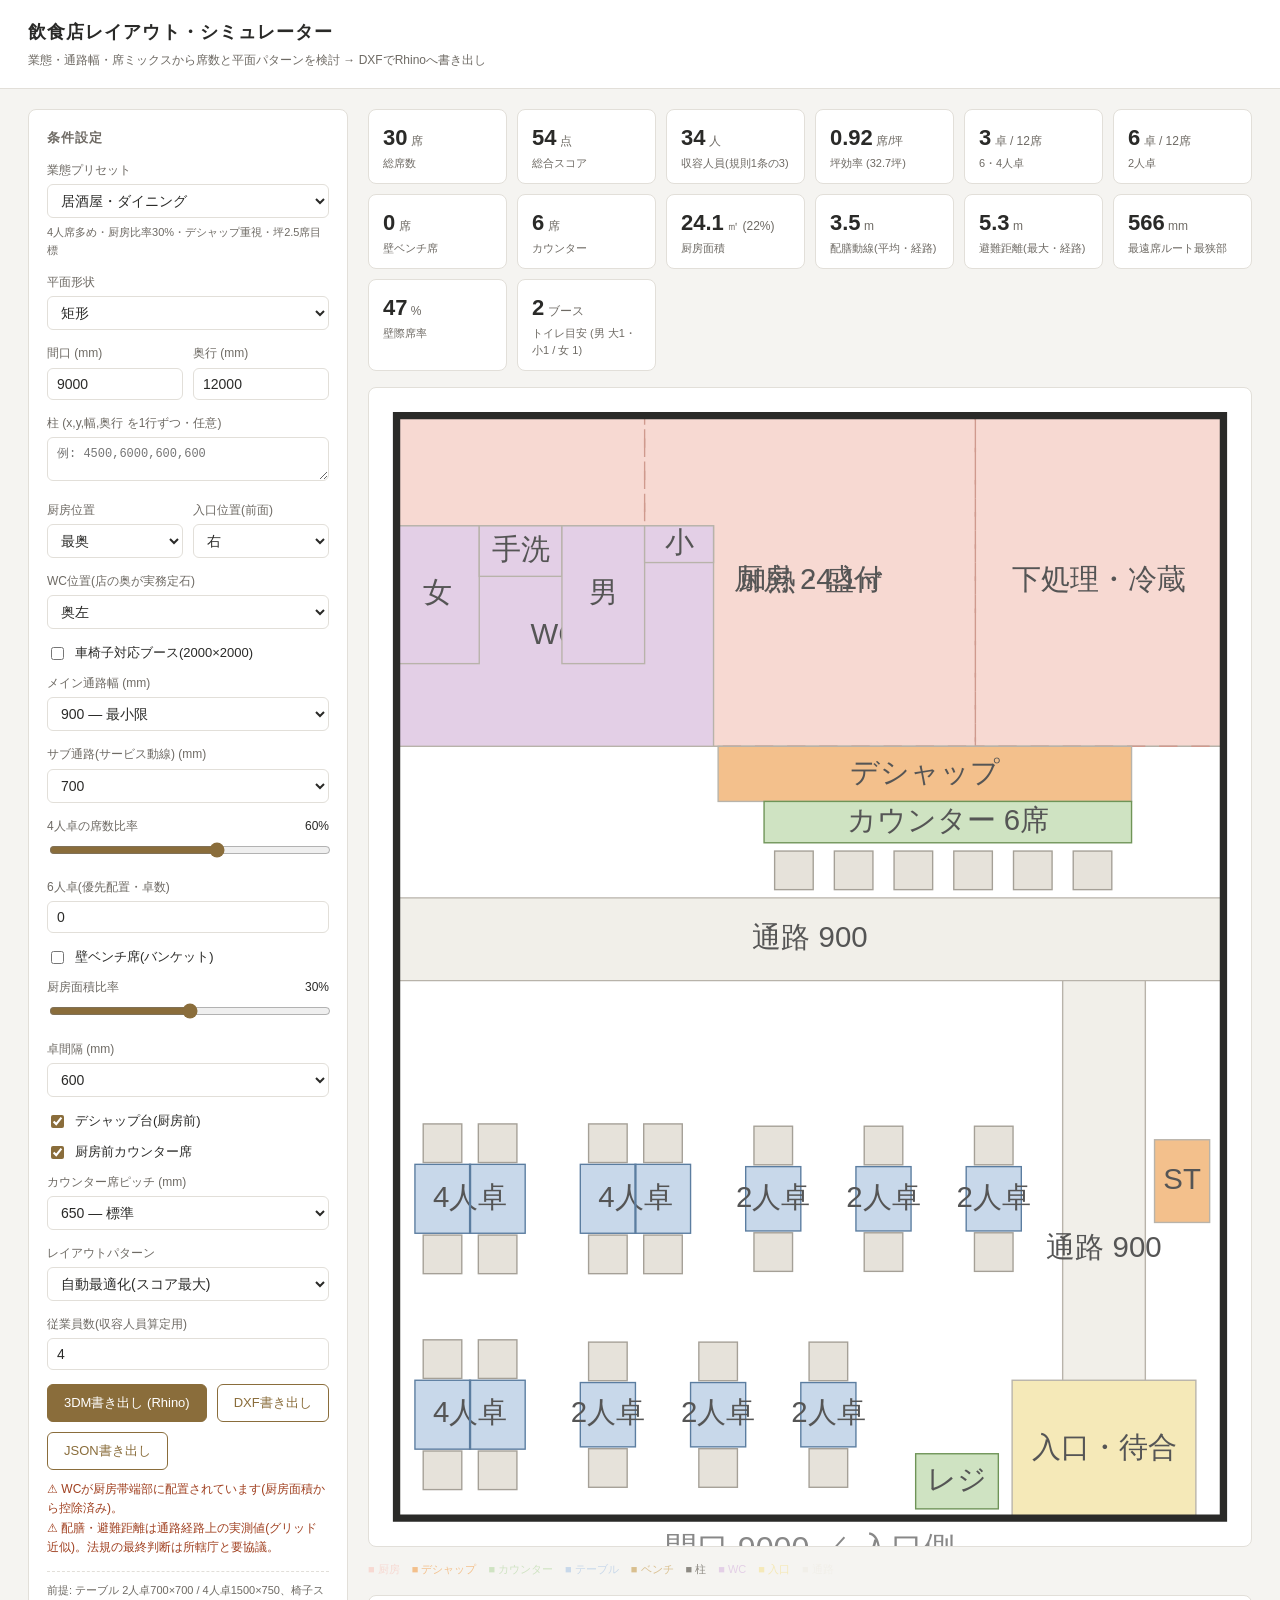
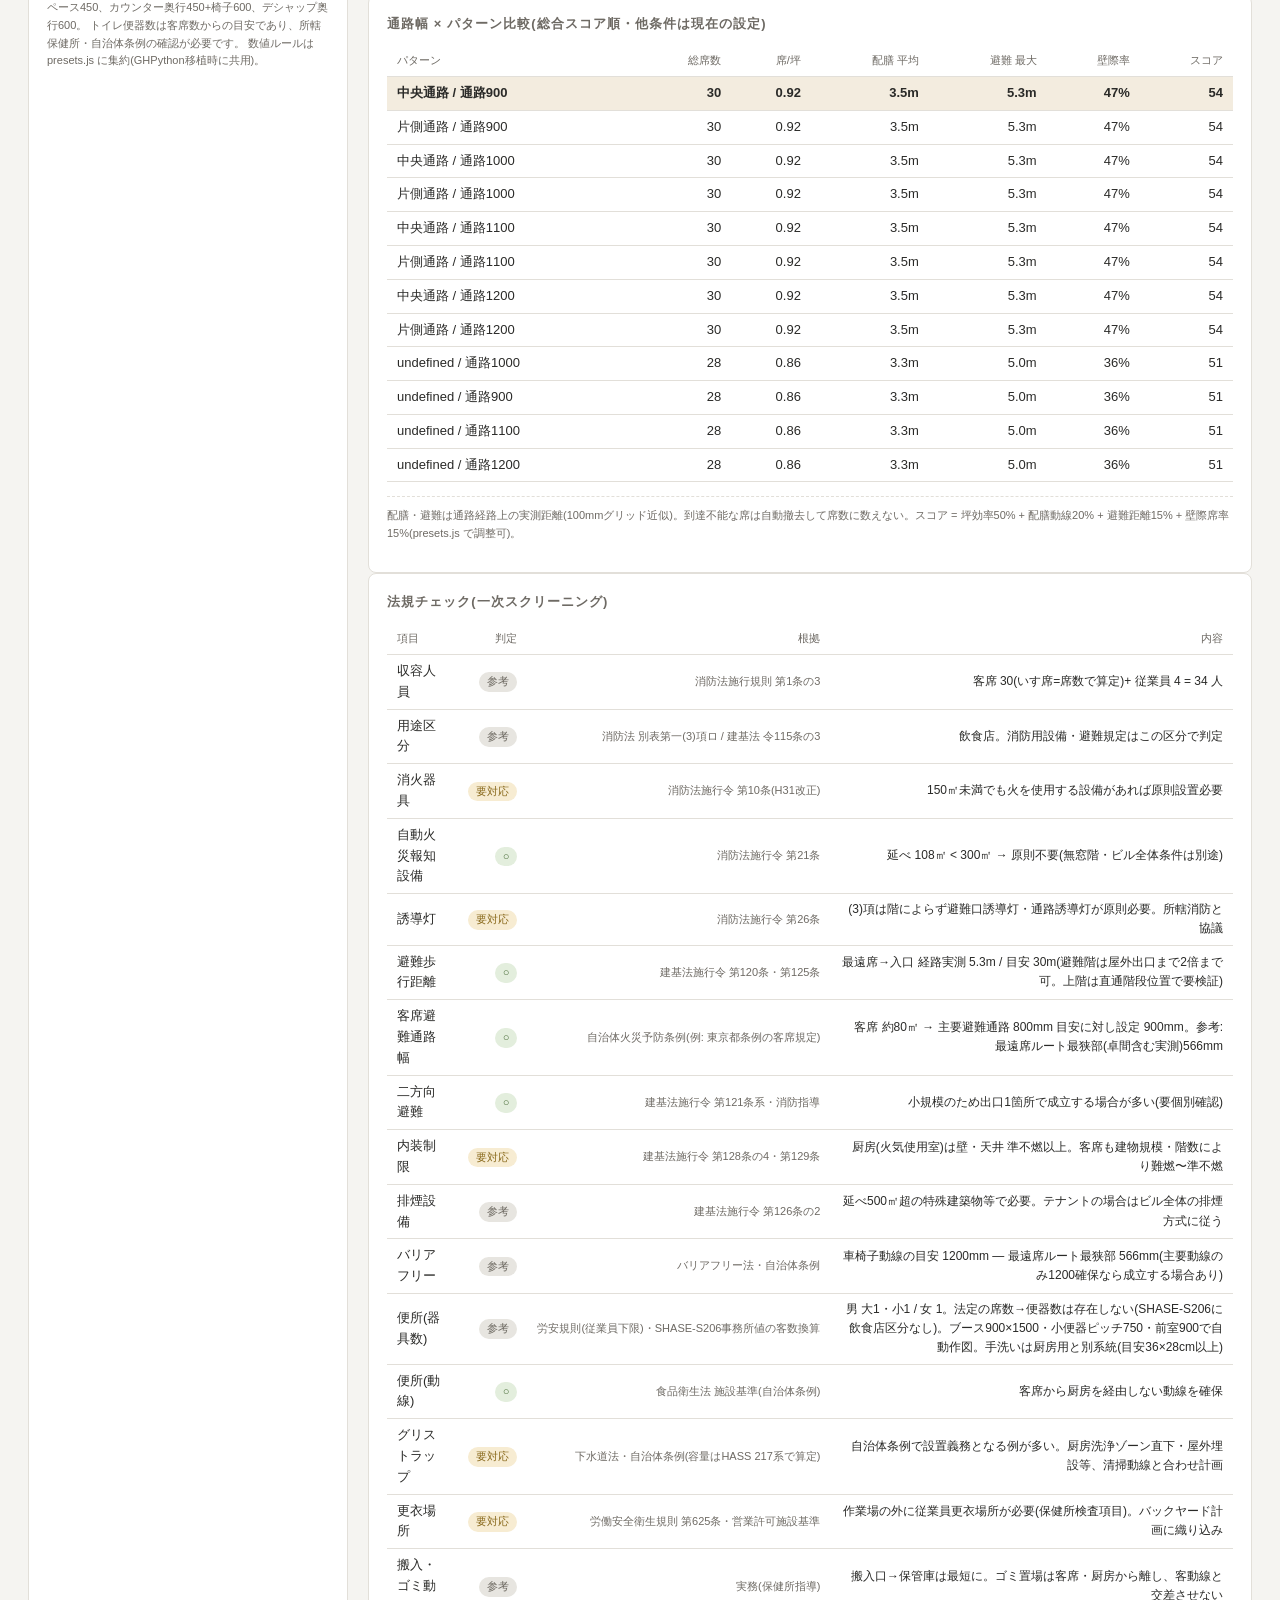
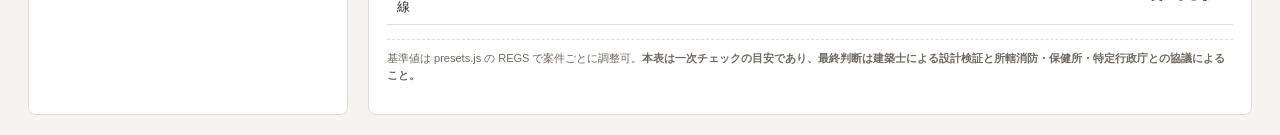
<file: tools/layout-sim/index.html>
<!DOCTYPE html>
<html lang="ja">
<head>
<meta charset="UTF-8">
<meta name="viewport" content="width=device-width, initial-scale=1.0">
<meta name="robots" content="noindex">
<title>飲食店レイアウト・シミュレーター</title>
<link rel="stylesheet" href="style.css">
</head>
<body>
<header>
  <h1>飲食店レイアウト・シミュレーター</h1>
  <p>業態・通路幅・席ミックスから席数と平面パターンを検討 → DXFでRhinoへ書き出し</p>
</header>
<main>
  <aside class="panel">
    <h2>条件設定</h2>
    <div class="field">
      <label>業態プリセット</label>
      <select id="inPreset"></select>
      <p id="presetNote" class="note" style="margin-top:6px;border:none;padding:0"></p>
    </div>
    <div class="field">
      <label>平面形状</label>
      <select id="inShape">
        <option value="rect">矩形</option>
        <option value="L">L字(欠き込みあり)</option>
        <option value="free">自由入力(頂点座標)</option>
      </select>
    </div>
    <div class="row2" id="grpWD">
      <div class="field">
        <label>間口 (mm)</label>
        <input type="number" id="inW" value="9000" step="500" min="4000">
      </div>
      <div class="field">
        <label>奥行 (mm)</label>
        <input type="number" id="inD" value="12000" step="500" min="6000">
      </div>
    </div>
    <div id="grpNotch" style="display:none">
      <div class="field">
        <label>欠き位置</label>
        <select id="inNotchPos">
          <option value="fl">前左</option>
          <option value="fr">前右</option>
          <option value="bl">奥左</option>
          <option value="br" selected>奥右</option>
        </select>
      </div>
      <div class="row2">
        <div class="field">
          <label>欠き幅 (mm)</label>
          <input type="number" id="inNotchW" value="3000" step="500" min="500">
        </div>
        <div class="field">
          <label>欠き奥行 (mm)</label>
          <input type="number" id="inNotchD" value="3000" step="500" min="500">
        </div>
      </div>
    </div>
    <div class="field" id="grpFree" style="display:none">
      <label>頂点座標 (x,y を1行ずつ・mm・3点以上)</label>
      <textarea id="inFree" rows="6">0,0
12000,0
12000,8000
9000,8000
9000,14000
0,14000</textarea>
    </div>
    <div class="field">
      <label>柱 (x,y,幅,奥行 を1行ずつ・任意)</label>
      <textarea id="inCols" rows="2" placeholder="例: 4500,6000,600,600"></textarea>
    </div>
    <div class="row2">
      <div class="field">
        <label>厨房位置</label>
        <select id="inKitchenPos">
          <option value="back">最奥</option>
          <option value="left">左側</option>
          <option value="right">右側</option>
        </select>
      </div>
      <div class="field">
        <label>入口位置(前面)</label>
        <select id="inEntrance">
          <option value="right">右</option>
          <option value="center">中央</option>
          <option value="left">左</option>
        </select>
      </div>
    </div>
    <div class="field">
      <label>WC位置(店の奥が実務定石)</label>
      <select id="inWCPos">
        <option value="bl" selected>奥左</option>
        <option value="br">奥右</option>
        <option value="fl">前左</option>
        <option value="fr">前右</option>
      </select>
    </div>
    <label class="check"><input type="checkbox" id="inBF"> 車椅子対応ブース(2000×2000)</label>
    <div class="field">
      <label>メイン通路幅 (mm)</label>
      <select id="inMain">
        <option value="900">900 — 最小限</option>
        <option value="1000">1000</option>
        <option value="1100">1100</option>
        <option value="1200">1200 — 車椅子対応・ゆったり</option>
        <option value="1350">1350</option>
        <option value="1500">1500</option>
      </select>
    </div>
    <div class="field">
      <label>サブ通路(サービス動線) (mm)</label>
      <select id="inSub">
        <option value="600">600</option>
        <option value="700">700</option>
        <option value="750">750</option>
        <option value="900">900</option>
      </select>
    </div>
    <div class="field">
      <label>4人卓の席数比率 <span class="val" id="valMix4"></span></label>
      <input type="range" id="inMix4" min="0" max="100" step="5" value="60">
    </div>
    <div class="field">
      <label>6人卓(優先配置・卓数)</label>
      <input type="number" id="inN6" value="0" min="0" max="8" step="1">
    </div>
    <label class="check"><input type="checkbox" id="inBench"> 壁ベンチ席(バンケット)</label>
    <div class="field">
      <label>厨房面積比率 <span class="val" id="valKitchen"></span></label>
      <input type="range" id="inKitchen" min="15" max="45" step="1" value="30">
    </div>
    <div class="field">
      <label>卓間隔 (mm)</label>
      <select id="inGap">
        <option value="500">500</option>
        <option value="600">600</option>
        <option value="700">700</option>
        <option value="800">800</option>
      </select>
    </div>
    <label class="check"><input type="checkbox" id="inDishup" checked> デシャップ台(厨房前)</label>
    <label class="check"><input type="checkbox" id="inCounter" checked> 厨房前カウンター席</label>
    <div class="field">
      <label>カウンター席ピッチ (mm)</label>
      <select id="inPitch">
        <option value="600">600 — 詰め</option>
        <option value="650">650 — 標準</option>
        <option value="700">700 — ゆったり</option>
      </select>
    </div>
    <div class="field">
      <label>レイアウトパターン</label>
      <select id="inPattern">
        <option value="auto">自動最適化(スコア最大)</option>
        <option value="center">中央通路</option>
        <option value="side">右側通路</option>
        <option value="sideL">左側通路</option>
      </select>
    </div>
    <div class="field">
      <label>従業員数(収容人員算定用)</label>
      <input type="number" id="inStaff" value="4" min="0" max="50" step="1">
    </div>
    <div class="btns">
      <button id="btn3DM">3DM書き出し (Rhino)</button>
      <button id="btnDXF" class="ghost">DXF書き出し</button>
      <button id="btnJSON" class="ghost">JSON書き出し</button>
    </div>
    <div id="warns" class="warns"></div>
    <p class="note">
      前提: テーブル 2人卓700×700 / 4人卓1500×750、椅子スペース450、カウンター奥行450+椅子600、デシャップ奥行600。
      トイレ便器数は客席数からの目安であり、所轄保健所・自治体条例の確認が必要です。
      数値ルールは presets.js に集約(GHPython移植時に共用)。
    </p>
  </aside>

  <section>
    <div class="kpis" id="kpis"></div>
    <svg id="plan" xmlns="http://www.w3.org/2000/svg"></svg>
    <div class="legend">
      <span style="color:#f7d9d2">厨房</span>
      <span style="color:#f3c08c">デシャップ</span>
      <span style="color:#cfe3c2">カウンター</span>
      <span style="color:#c8d8ea">テーブル</span>
      <span style="color:#d9bf8f">ベンチ</span>
      <span style="color:#8d8a83">柱</span>
      <span style="color:#e3cfe6">WC</span>
      <span style="color:#f5e9b8">入口</span>
      <span style="color:#f1efe9">通路</span>
    </div>
    <div class="panel">
      <h2>通路幅 × パターン比較(総合スコア順・他条件は現在の設定)</h2>
      <table class="cmp">
        <thead>
          <tr><th>パターン</th><th>総席数</th><th>席/坪</th><th>配膳 平均</th><th>避難 最大</th><th>壁際率</th><th>スコア</th></tr>
        </thead>
        <tbody id="sweepBody"></tbody>
      </table>
      <p class="note">配膳・避難は通路経路上の実測距離(100mmグリッド近似)。到達不能な席は自動撤去して席数に数えない。スコア = 坪効率50% + 配膳動線20% + 避難距離15% + 壁際席率15%(presets.js で調整可)。</p>
    </div>
    <div class="panel">
      <h2>法規チェック(一次スクリーニング)</h2>
      <table class="cmp reg">
        <thead>
          <tr><th>項目</th><th>判定</th><th>根拠</th><th>内容</th></tr>
        </thead>
        <tbody id="regBody"></tbody>
      </table>
      <p class="note">基準値は presets.js の REGS で案件ごとに調整可。<strong>本表は一次チェックの目安であり、最終判断は建築士による設計検証と所轄消防・保健所・特定行政庁との協議によること。</strong></p>
    </div>
  </section>
</main>
<script src="presets.js"></script>
<script src="geometry.js"></script>
<script src="circulation.js"></script>
<script src="engine.js"></script>
<script src="compliance.js"></script>
<script src="dxf.js"></script>
<script src="threedm.js"></script>
<script src="app.js"></script>
</body>
</html>
</file>
<file: assets/index-1kKI_B58.css>
@import"https://fonts.googleapis.com/css2?family=Cormorant+Garamond:wght@300;400;500;600;700&family=Noto+Sans+JP:wght@300;400;500;600;700&family=Noto+Serif+JP:wght@400;500;600;700&family=Playfair+Display:wght@400;500;600;700;800;900&display=swap";@layer components;/*! tailwindcss v4.1.14 | MIT License | https://tailwindcss.com */@layer properties{@supports (((-webkit-hyphens:none)) and (not (margin-trim:inline))) or ((-moz-orient:inline) and (not (color:rgb(from red r g b)))){*,:before,:after,::backdrop{--tw-translate-x:0;--tw-translate-y:0;--tw-translate-z:0;--tw-scale-x:1;--tw-scale-y:1;--tw-scale-z:1;--tw-rotate-x:initial;--tw-rotate-y:initial;--tw-rotate-z:initial;--tw-skew-x:initial;--tw-skew-y:initial;--tw-space-y-reverse:0;--tw-border-style:solid;--tw-gradient-position:initial;--tw-gradient-from:#0000;--tw-gradient-via:#0000;--tw-gradient-to:#0000;--tw-gradient-stops:initial;--tw-gradient-via-stops:initial;--tw-gradient-from-position:0%;--tw-gradient-via-position:50%;--tw-gradient-to-position:100%;--tw-leading:initial;--tw-font-weight:initial;--tw-tracking:initial;--tw-ordinal:initial;--tw-slashed-zero:initial;--tw-numeric-figure:initial;--tw-numeric-spacing:initial;--tw-numeric-fraction:initial;--tw-shadow:0 0 #0000;--tw-shadow-color:initial;--tw-shadow-alpha:100%;--tw-inset-shadow:0 0 #0000;--tw-inset-shadow-color:initial;--tw-inset-shadow-alpha:100%;--tw-ring-color:initial;--tw-ring-shadow:0 0 #0000;--tw-inset-ring-color:initial;--tw-inset-ring-shadow:0 0 #0000;--tw-ring-inset:initial;--tw-ring-offset-width:0px;--tw-ring-offset-color:#fff;--tw-ring-offset-shadow:0 0 #0000;--tw-outline-style:solid;--tw-blur:initial;--tw-brightness:initial;--tw-contrast:initial;--tw-grayscale:initial;--tw-hue-rotate:initial;--tw-invert:initial;--tw-opacity:initial;--tw-saturate:initial;--tw-sepia:initial;--tw-drop-shadow:initial;--tw-drop-shadow-color:initial;--tw-drop-shadow-alpha:100%;--tw-drop-shadow-size:initial;--tw-backdrop-blur:initial;--tw-backdrop-brightness:initial;--tw-backdrop-contrast:initial;--tw-backdrop-grayscale:initial;--tw-backdrop-hue-rotate:initial;--tw-backdrop-invert:initial;--tw-backdrop-opacity:initial;--tw-backdrop-saturate:initial;--tw-backdrop-sepia:initial;--tw-duration:initial;--tw-ease:initial;--tw-content:""}}}@layer theme{:root,:host{--font-sans:ui-sans-serif,system-ui,sans-serif,"Apple Color Emoji","Segoe UI Emoji","Segoe UI Symbol","Noto Color Emoji";--font-mono:ui-monospace,SFMono-Regular,Menlo,Monaco,Consolas,"Liberation Mono","Courier New",monospace;--color-red-100:oklch(93.6% .032 17.717);--color-red-300:oklch(80.8% .114 19.571);--color-red-400:oklch(70.4% .191 22.216);--color-red-500:oklch(63.7% .237 25.331);--color-blue-600:oklch(54.6% .245 262.881);--color-blue-700:oklch(48.8% .243 264.376);--color-slate-50:oklch(98.4% .003 247.858);--color-slate-100:oklch(96.8% .007 247.896);--color-slate-600:oklch(44.6% .043 257.281);--color-slate-700:oklch(37.2% .044 257.287);--color-slate-900:oklch(20.8% .042 265.755);--color-gray-50:oklch(98.5% .002 247.839);--color-gray-100:oklch(96.7% .003 264.542);--color-gray-200:oklch(92.8% .006 264.531);--color-gray-300:oklch(87.2% .01 258.338);--color-gray-400:oklch(70.7% .022 261.325);--color-gray-500:oklch(55.1% .027 264.364);--color-gray-600:oklch(44.6% .03 256.802);--color-gray-700:oklch(37.3% .034 259.733);--color-gray-900:oklch(21% .034 264.665);--color-gray-950:oklch(13% .028 261.692);--color-black:#000;--color-white:#fff;--spacing:.25rem;--container-sm:24rem;--container-md:28rem;--container-lg:32rem;--container-xl:36rem;--container-2xl:42rem;--container-3xl:48rem;--container-4xl:56rem;--container-5xl:64rem;--container-6xl:72rem;--container-7xl:80rem;--text-xs:.75rem;--text-xs--line-height:calc(1/.75);--text-sm:.875rem;--text-sm--line-height:calc(1.25/.875);--text-base:1rem;--text-base--line-height: 1.5 ;--text-lg:1.125rem;--text-lg--line-height:calc(1.75/1.125);--text-xl:1.25rem;--text-xl--line-height:calc(1.75/1.25);--text-2xl:1.5rem;--text-2xl--line-height:calc(2/1.5);--text-3xl:1.875rem;--text-3xl--line-height: 1.2 ;--text-4xl:2.25rem;--text-4xl--line-height:calc(2.5/2.25);--text-5xl:3rem;--text-5xl--line-height:1;--text-6xl:3.75rem;--text-6xl--line-height:1;--text-7xl:4.5rem;--text-7xl--line-height:1;--text-8xl:6rem;--text-8xl--line-height:1;--font-weight-light:300;--font-weight-normal:400;--font-weight-medium:500;--font-weight-semibold:600;--font-weight-bold:700;--tracking-tight:-.025em;--tracking-wide:.025em;--tracking-wider:.05em;--tracking-widest:.1em;--leading-tight:1.25;--leading-snug:1.375;--leading-normal:1.5;--leading-relaxed:1.625;--radius-xs:.125rem;--radius-sm:.25rem;--radius-md:.375rem;--radius-lg:.5rem;--radius-xl:.75rem;--radius-2xl:1rem;--drop-shadow-2xl:0 25px 25px #00000026;--ease-out:cubic-bezier(0,0,.2,1);--ease-in-out:cubic-bezier(.4,0,.2,1);--animate-spin:spin 1s linear infinite;--animate-pulse:pulse 2s cubic-bezier(.4,0,.6,1)infinite;--blur-sm:8px;--blur-md:12px;--blur-xl:24px;--blur-2xl:40px;--blur-3xl:64px;--aspect-video:16/9;--default-transition-duration:.15s;--default-transition-timing-function:cubic-bezier(.4,0,.2,1);--default-font-family:var(--font-sans);--default-mono-font-family:var(--font-mono)}}@layer base{*,:after,:before,::backdrop{box-sizing:border-box;border:0 solid;margin:0;padding:0}::file-selector-button{box-sizing:border-box;border:0 solid;margin:0;padding:0}html,:host{-webkit-text-size-adjust:100%;tab-size:4;line-height:1.5;font-family:var(--default-font-family,ui-sans-serif,system-ui,sans-serif,"Apple Color Emoji","Segoe UI Emoji","Segoe UI Symbol","Noto Color Emoji");font-feature-settings:var(--default-font-feature-settings,normal);font-variation-settings:var(--default-font-variation-settings,normal);-webkit-tap-highlight-color:transparent}hr{height:0;color:inherit;border-top-width:1px}abbr:where([title]){-webkit-text-decoration:underline dotted;text-decoration:underline dotted}h1,h2,h3,h4,h5,h6{font-size:inherit;font-weight:inherit}a{color:inherit;-webkit-text-decoration:inherit;text-decoration:inherit}b,strong{font-weight:bolder}code,kbd,samp,pre{font-family:var(--default-mono-font-family,ui-monospace,SFMono-Regular,Menlo,Monaco,Consolas,"Liberation Mono","Courier New",monospace);font-feature-settings:var(--default-mono-font-feature-settings,normal);font-variation-settings:var(--default-mono-font-variation-settings,normal);font-size:1em}small{font-size:80%}sub,sup{vertical-align:baseline;font-size:75%;line-height:0;position:relative}sub{bottom:-.25em}sup{top:-.5em}table{text-indent:0;border-color:inherit;border-collapse:collapse}:-moz-focusring{outline:auto}progress{vertical-align:baseline}summary{display:list-item}ol,ul,menu{list-style:none}img,svg,video,canvas,audio,iframe,embed,object{vertical-align:middle;display:block}img,video{max-width:100%;height:auto}button,input,select,optgroup,textarea{font:inherit;font-feature-settings:inherit;font-variation-settings:inherit;letter-spacing:inherit;color:inherit;opacity:1;background-color:#0000;border-radius:0}::file-selector-button{font:inherit;font-feature-settings:inherit;font-variation-settings:inherit;letter-spacing:inherit;color:inherit;opacity:1;background-color:#0000;border-radius:0}:where(select:is([multiple],[size])) optgroup{font-weight:bolder}:where(select:is([multiple],[size])) optgroup option{padding-inline-start:20px}::file-selector-button{margin-inline-end:4px}::placeholder{opacity:1}@supports (not ((-webkit-appearance:-apple-pay-button))) or (contain-intrinsic-size:1px){::placeholder{color:currentColor}@supports (color:color-mix(in lab,red,red)){::placeholder{color:color-mix(in oklab,currentcolor 50%,transparent)}}}textarea{resize:vertical}::-webkit-search-decoration{-webkit-appearance:none}::-webkit-date-and-time-value{min-height:1lh;text-align:inherit}::-webkit-datetime-edit{display:inline-flex}::-webkit-datetime-edit-fields-wrapper{padding:0}::-webkit-datetime-edit{padding-block:0}::-webkit-datetime-edit-year-field{padding-block:0}::-webkit-datetime-edit-month-field{padding-block:0}::-webkit-datetime-edit-day-field{padding-block:0}::-webkit-datetime-edit-hour-field{padding-block:0}::-webkit-datetime-edit-minute-field{padding-block:0}::-webkit-datetime-edit-second-field{padding-block:0}::-webkit-datetime-edit-millisecond-field{padding-block:0}::-webkit-datetime-edit-meridiem-field{padding-block:0}::-webkit-calendar-picker-indicator{line-height:1}:-moz-ui-invalid{box-shadow:none}button,input:where([type=button],[type=reset],[type=submit]){appearance:button}::file-selector-button{appearance:button}::-webkit-inner-spin-button{height:auto}::-webkit-outer-spin-button{height:auto}[hidden]:where(:not([hidden=until-found])){display:none!important}:root{--background:0 0% 100%;--foreground:0 0% 3.9%;--card:0 0% 100%;--card-foreground:0 0% 3.9%;--popover:0 0% 100%;--popover-foreground:0 0% 3.9%;--primary:0 0% 9%;--primary-foreground:0 0% 98%;--secondary:0 0% 96.1%;--secondary-foreground:0 0% 9%;--muted:0 0% 96.1%;--muted-foreground:0 0% 45.1%;--accent:0 0% 96.1%;--accent-foreground:0 0% 9%;--destructive:0 84.2% 60.2%;--destructive-foreground:0 0% 98%;--border:0 0% 89.8%;--input:0 0% 89.8%;--ring:0 0% 3.9%;--chart-1:12 76% 61%;--chart-2:173 58% 39%;--chart-3:197 37% 24%;--chart-4:43 74% 66%;--chart-5:27 87% 67%;--radius:.5rem}.dark{--background:0 0% 3.9%;--foreground:0 0% 98%;--card:0 0% 3.9%;--card-foreground:0 0% 98%;--popover:0 0% 3.9%;--popover-foreground:0 0% 98%;--primary:0 0% 98%;--primary-foreground:0 0% 9%;--secondary:0 0% 14.9%;--secondary-foreground:0 0% 98%;--muted:0 0% 14.9%;--muted-foreground:0 0% 63.9%;--accent:0 0% 14.9%;--accent-foreground:0 0% 98%;--destructive:0 62.8% 30.6%;--destructive-foreground:0 0% 98%;--border:0 0% 14.9%;--input:0 0% 14.9%;--ring:0 0% 83.1%;--chart-1:220 70% 50%;--chart-2:160 60% 45%;--chart-3:30 80% 55%;--chart-4:280 65% 60%;--chart-5:340 75% 55%}}@layer utilities{.\@container\/card-header{container:card-header/inline-size}.\@container\/field-group{container:field-group/inline-size}.pointer-events-auto{pointer-events:auto}.pointer-events-none{pointer-events:none}.invisible{visibility:hidden}.visible{visibility:visible}.sr-only{clip-path:inset(50%);white-space:nowrap;border-width:0;width:1px;height:1px;margin:-1px;padding:0;position:absolute;overflow:hidden}.absolute{position:absolute}.fixed{position:fixed}.relative{position:relative}.static{position:static}.inset-0{inset:calc(var(--spacing)*0)}.inset-x-0{inset-inline:calc(var(--spacing)*0)}.inset-x-3{inset-inline:calc(var(--spacing)*3)}.inset-x-8{inset-inline:calc(var(--spacing)*8)}.inset-y-0{inset-block:calc(var(--spacing)*0)}.-top-8{top:calc(var(--spacing)*-8)}.-top-12{top:calc(var(--spacing)*-12)}.top-0{top:calc(var(--spacing)*0)}.top-1\.5{top:calc(var(--spacing)*1.5)}.top-1\/2{top:50%}.top-3\.5{top:calc(var(--spacing)*3.5)}.top-4{top:calc(var(--spacing)*4)}.top-8{top:calc(var(--spacing)*8)}.top-10{top:calc(var(--spacing)*10)}.top-20{top:calc(var(--spacing)*20)}.top-\[1px\]{top:1px}.top-\[50\%\]{top:50%}.top-\[60\%\]{top:60%}.top-full{top:100%}.-right-8{right:calc(var(--spacing)*-8)}.-right-12{right:calc(var(--spacing)*-12)}.right-0{right:calc(var(--spacing)*0)}.right-1{right:calc(var(--spacing)*1)}.right-2{right:calc(var(--spacing)*2)}.right-3{right:calc(var(--spacing)*3)}.right-4{right:calc(var(--spacing)*4)}.right-20{right:calc(var(--spacing)*20)}.right-\[-18px\]{right:-18px}.-bottom-8{bottom:calc(var(--spacing)*-8)}.-bottom-12{bottom:calc(var(--spacing)*-12)}.bottom-0{bottom:calc(var(--spacing)*0)}.bottom-2{bottom:calc(var(--spacing)*2)}.bottom-20{bottom:calc(var(--spacing)*20)}.-left-8{left:calc(var(--spacing)*-8)}.-left-12{left:calc(var(--spacing)*-12)}.left-0{left:calc(var(--spacing)*0)}.left-1\/2{left:50%}.left-2{left:calc(var(--spacing)*2)}.left-4{left:calc(var(--spacing)*4)}.left-8{left:calc(var(--spacing)*8)}.left-\[50\%\]{left:50%}.isolate{isolation:isolate}.z-0{z-index:0}.z-10{z-index:10}.z-20{z-index:20}.z-40{z-index:40}.z-50{z-index:50}.z-\[1\]{z-index:1}.z-\[5\]{z-index:5}.z-\[100\]{z-index:100}.order-1{order:1}.order-2{order:2}.order-first{order:-9999}.order-last{order:9999}.col-span-2{grid-column:span 2/span 2}.col-start-2{grid-column-start:2}.row-span-2{grid-row:span 2/span 2}.row-start-1{grid-row-start:1}.container{width:100%}@media (min-width:40rem){.container{max-width:40rem}}@media (min-width:48rem){.container{max-width:48rem}}@media (min-width:64rem){.container{max-width:64rem}}@media (min-width:80rem){.container{max-width:80rem}}@media (min-width:96rem){.container{max-width:96rem}}.\!m-0{margin:calc(var(--spacing)*0)!important}.-mx-1{margin-inline:calc(var(--spacing)*-1)}.mx-2{margin-inline:calc(var(--spacing)*2)}.mx-3\.5{margin-inline:calc(var(--spacing)*3.5)}.mx-4{margin-inline:calc(var(--spacing)*4)}.mx-auto{margin-inline:auto}.-my-2{margin-block:calc(var(--spacing)*-2)}.my-0{margin-block:calc(var(--spacing)*0)}.my-0\.5{margin-block:calc(var(--spacing)*.5)}.my-1{margin-block:calc(var(--spacing)*1)}.-mt-4{margin-top:calc(var(--spacing)*-4)}.mt-1{margin-top:calc(var(--spacing)*1)}.mt-1\.5{margin-top:calc(var(--spacing)*1.5)}.mt-2{margin-top:calc(var(--spacing)*2)}.mt-3{margin-top:calc(var(--spacing)*3)}.mt-4{margin-top:calc(var(--spacing)*4)}.mt-5{margin-top:calc(var(--spacing)*5)}.mt-6{margin-top:calc(var(--spacing)*6)}.mt-8{margin-top:calc(var(--spacing)*8)}.mt-10{margin-top:calc(var(--spacing)*10)}.mt-12{margin-top:calc(var(--spacing)*12)}.mt-14{margin-top:calc(var(--spacing)*14)}.mt-16{margin-top:calc(var(--spacing)*16)}.mt-auto{margin-top:auto}.mr-2{margin-right:calc(var(--spacing)*2)}.mb-2{margin-bottom:calc(var(--spacing)*2)}.mb-3{margin-bottom:calc(var(--spacing)*3)}.mb-4{margin-bottom:calc(var(--spacing)*4)}.mb-5{margin-bottom:calc(var(--spacing)*5)}.mb-6{margin-bottom:calc(var(--spacing)*6)}.mb-8{margin-bottom:calc(var(--spacing)*8)}.mb-10{margin-bottom:calc(var(--spacing)*10)}.mb-16{margin-bottom:calc(var(--spacing)*16)}.-ml-4{margin-left:calc(var(--spacing)*-4)}.ml-1{margin-left:calc(var(--spacing)*1)}.ml-2{margin-left:calc(var(--spacing)*2)}.ml-4{margin-left:calc(var(--spacing)*4)}.ml-6{margin-left:calc(var(--spacing)*6)}.ml-auto{margin-left:auto}.line-clamp-1{-webkit-line-clamp:1;-webkit-box-orient:vertical;display:-webkit-box;overflow:hidden}.line-clamp-2{-webkit-line-clamp:2;-webkit-box-orient:vertical;display:-webkit-box;overflow:hidden}.block{display:block}.flex{display:flex}.grid{display:grid}.hidden{display:none}.inline-block{display:inline-block}.inline-flex{display:inline-flex}.table{display:table}.table-caption{display:table-caption}.table-cell{display:table-cell}.table-row{display:table-row}.field-sizing-content{field-sizing:content}.aspect-\[3\/4\]{aspect-ratio:3/4}.aspect-\[4\/3\]{aspect-ratio:4/3}.aspect-\[4\/5\]{aspect-ratio:4/5}.aspect-\[16\/9\]{aspect-ratio:16/9}.aspect-\[16\/10\]{aspect-ratio:16/10}.aspect-square{aspect-ratio:1}.aspect-video{aspect-ratio:var(--aspect-video)}.size-\(--cell-size\){width:var(--cell-size);height:var(--cell-size)}.size-2{width:calc(var(--spacing)*2);height:calc(var(--spacing)*2)}.size-2\.5{width:calc(var(--spacing)*2.5);height:calc(var(--spacing)*2.5)}.size-3{width:calc(var(--spacing)*3);height:calc(var(--spacing)*3)}.size-3\.5{width:calc(var(--spacing)*3.5);height:calc(var(--spacing)*3.5)}.size-4{width:calc(var(--spacing)*4);height:calc(var(--spacing)*4)}.size-6{width:calc(var(--spacing)*6);height:calc(var(--spacing)*6)}.size-7{width:calc(var(--spacing)*7);height:calc(var(--spacing)*7)}.size-8{width:calc(var(--spacing)*8);height:calc(var(--spacing)*8)}.size-9{width:calc(var(--spacing)*9);height:calc(var(--spacing)*9)}.size-10{width:calc(var(--spacing)*10);height:calc(var(--spacing)*10)}.size-auto{width:auto;height:auto}.size-full{width:100%;height:100%}.h-\(--cell-size\){height:var(--cell-size)}.h-0{height:calc(var(--spacing)*0)}.h-1{height:calc(var(--spacing)*1)}.h-1\.5{height:calc(var(--spacing)*1.5)}.h-2{height:calc(var(--spacing)*2)}.h-2\.5{height:calc(var(--spacing)*2.5)}.h-4{height:calc(var(--spacing)*4)}.h-5{height:calc(var(--spacing)*5)}.h-6{height:calc(var(--spacing)*6)}.h-7{height:calc(var(--spacing)*7)}.h-8{height:calc(var(--spacing)*8)}.h-9{height:calc(var(--spacing)*9)}.h-10{height:calc(var(--spacing)*10)}.h-12{height:calc(var(--spacing)*12)}.h-14{height:calc(var(--spacing)*14)}.h-16{height:calc(var(--spacing)*16)}.h-20{height:calc(var(--spacing)*20)}.h-24{height:calc(var(--spacing)*24)}.h-32{height:calc(var(--spacing)*32)}.h-36{height:calc(var(--spacing)*36)}.h-\[1\.15rem\]{height:1.15rem}.h-\[250px\]{height:250px}.h-\[300px\]{height:300px}.h-\[320px\]{height:320px}.h-\[400px\]{height:400px}.h-\[500px\]{height:500px}.h-\[calc\(100\%-1px\)\]{height:calc(100% - 1px)}.h-\[calc\(100svh-5rem\)\]{height:calc(100svh - 5rem)}.h-\[var\(--radix-navigation-menu-viewport-height\)\]{height:var(--radix-navigation-menu-viewport-height)}.h-\[var\(--radix-select-trigger-height\)\]{height:var(--radix-select-trigger-height)}.h-auto{height:auto}.h-full{height:100%}.h-px{height:1px}.h-svh{height:100svh}.max-h-\(--radix-context-menu-content-available-height\){max-height:var(--radix-context-menu-content-available-height)}.max-h-\(--radix-dropdown-menu-content-available-height\){max-height:var(--radix-dropdown-menu-content-available-height)}.max-h-\(--radix-select-content-available-height\){max-height:var(--radix-select-content-available-height)}.max-h-\[300px\]{max-height:300px}.max-h-\[min\(520px\,calc\(100dvh-7rem\)\)\]{max-height:min(520px,100dvh - 7rem)}.min-h-0{min-height:calc(var(--spacing)*0)}.min-h-4{min-height:calc(var(--spacing)*4)}.min-h-16{min-height:calc(var(--spacing)*16)}.min-h-\[78vh\]{min-height:78vh}.min-h-\[88svh\]{min-height:88svh}.min-h-\[98px\]{min-height:98px}.min-h-\[122px\]{min-height:122px}.min-h-screen{min-height:100vh}.min-h-svh{min-height:100svh}.w-\(--cell-size\){width:var(--cell-size)}.w-\(--sidebar-width\){width:var(--sidebar-width)}.w-0{width:calc(var(--spacing)*0)}.w-1{width:calc(var(--spacing)*1)}.w-1\/2{width:50%}.w-2{width:calc(var(--spacing)*2)}.w-2\.5{width:calc(var(--spacing)*2.5)}.w-3{width:calc(var(--spacing)*3)}.w-3\/4{width:75%}.w-4{width:calc(var(--spacing)*4)}.w-5{width:calc(var(--spacing)*5)}.w-6{width:calc(var(--spacing)*6)}.w-8{width:calc(var(--spacing)*8)}.w-9{width:calc(var(--spacing)*9)}.w-10{width:calc(var(--spacing)*10)}.w-12{width:calc(var(--spacing)*12)}.w-14{width:calc(var(--spacing)*14)}.w-16{width:calc(var(--spacing)*16)}.w-20{width:calc(var(--spacing)*20)}.w-24{width:calc(var(--spacing)*24)}.w-32{width:calc(var(--spacing)*32)}.w-64{width:calc(var(--spacing)*64)}.w-72{width:calc(var(--spacing)*72)}.w-\[100px\]{width:100px}.w-\[400px\]{width:400px}.w-\[500px\]{width:500px}.w-auto{width:auto}.w-fit{width:fit-content}.w-full{width:100%}.w-max{width:max-content}.w-px{width:1px}.max-w-\(--skeleton-width\){max-width:var(--skeleton-width)}.max-w-2xl{max-width:var(--container-2xl)}.max-w-3xl{max-width:var(--container-3xl)}.max-w-4xl{max-width:var(--container-4xl)}.max-w-5xl{max-width:var(--container-5xl)}.max-w-6xl{max-width:var(--container-6xl)}.max-w-7xl{max-width:var(--container-7xl)}.max-w-\[9\.5em\]{max-width:9.5em}.max-w-\[11em\]{max-width:11em}.max-w-\[12\.5em\]{max-width:12.5em}.max-w-\[12ch\]{max-width:12ch}.max-w-\[12em\]{max-width:12em}.max-w-\[13ch\]{max-width:13ch}.max-w-\[14ch\]{max-width:14ch}.max-w-\[14em\]{max-width:14em}.max-w-\[15ch\]{max-width:15ch}.max-w-\[18em\]{max-width:18em}.max-w-\[22ch\]{max-width:22ch}.max-w-\[27ch\]{max-width:27ch}.max-w-\[30rem\]{max-width:30rem}.max-w-\[38rem\]{max-width:38rem}.max-w-\[42rem\]{max-width:42rem}.max-w-\[272px\]{max-width:272px}.max-w-\[312px\]{max-width:312px}.max-w-\[440px\]{max-width:440px}.max-w-\[calc\(100\%-2rem\)\]{max-width:calc(100% - 2rem)}.max-w-lg{max-width:var(--container-lg)}.max-w-max{max-width:max-content}.max-w-md{max-width:var(--container-md)}.max-w-sm{max-width:var(--container-sm)}.max-w-xl{max-width:var(--container-xl)}.min-w-\(--cell-size\){min-width:var(--cell-size)}.min-w-0{min-width:calc(var(--spacing)*0)}.min-w-5{min-width:calc(var(--spacing)*5)}.min-w-8{min-width:calc(var(--spacing)*8)}.min-w-9{min-width:calc(var(--spacing)*9)}.min-w-10{min-width:calc(var(--spacing)*10)}.min-w-\[8rem\]{min-width:8rem}.min-w-\[12rem\]{min-width:12rem}.min-w-\[180px\]{min-width:180px}.min-w-\[var\(--radix-select-trigger-width\)\]{min-width:var(--radix-select-trigger-width)}.flex-1{flex:1}.flex-\[0_0_84\%\]{flex:0 0 84%}.flex-shrink-0,.shrink-0{flex-shrink:0}.grow{flex-grow:1}.grow-0{flex-grow:0}.basis-full{flex-basis:100%}.caption-bottom{caption-side:bottom}.border-collapse{border-collapse:collapse}.origin-\(--radix-context-menu-content-transform-origin\){transform-origin:var(--radix-context-menu-content-transform-origin)}.origin-\(--radix-dropdown-menu-content-transform-origin\){transform-origin:var(--radix-dropdown-menu-content-transform-origin)}.origin-\(--radix-hover-card-content-transform-origin\){transform-origin:var(--radix-hover-card-content-transform-origin)}.origin-\(--radix-menubar-content-transform-origin\){transform-origin:var(--radix-menubar-content-transform-origin)}.origin-\(--radix-popover-content-transform-origin\){transform-origin:var(--radix-popover-content-transform-origin)}.origin-\(--radix-select-content-transform-origin\){transform-origin:var(--radix-select-content-transform-origin)}.origin-\(--radix-tooltip-content-transform-origin\){transform-origin:var(--radix-tooltip-content-transform-origin)}.-translate-x-1\/2{--tw-translate-x: -50% ;translate:var(--tw-translate-x)var(--tw-translate-y)}.-translate-x-10{--tw-translate-x:calc(var(--spacing)*-10);translate:var(--tw-translate-x)var(--tw-translate-y)}.-translate-x-20{--tw-translate-x:calc(var(--spacing)*-20);translate:var(--tw-translate-x)var(--tw-translate-y)}.-translate-x-px{--tw-translate-x:-1px;translate:var(--tw-translate-x)var(--tw-translate-y)}.translate-x-0{--tw-translate-x:calc(var(--spacing)*0);translate:var(--tw-translate-x)var(--tw-translate-y)}.translate-x-10{--tw-translate-x:calc(var(--spacing)*10);translate:var(--tw-translate-x)var(--tw-translate-y)}.translate-x-20{--tw-translate-x:calc(var(--spacing)*20);translate:var(--tw-translate-x)var(--tw-translate-y)}.translate-x-\[-50\%\]{--tw-translate-x:-50%;translate:var(--tw-translate-x)var(--tw-translate-y)}.translate-x-px{--tw-translate-x:1px;translate:var(--tw-translate-x)var(--tw-translate-y)}.-translate-y-1\/2{--tw-translate-y: -50% ;translate:var(--tw-translate-x)var(--tw-translate-y)}.-translate-y-2{--tw-translate-y:calc(var(--spacing)*-2);translate:var(--tw-translate-x)var(--tw-translate-y)}.translate-y-0{--tw-translate-y:calc(var(--spacing)*0);translate:var(--tw-translate-x)var(--tw-translate-y)}.translate-y-0\.5{--tw-translate-y:calc(var(--spacing)*.5);translate:var(--tw-translate-x)var(--tw-translate-y)}.translate-y-10{--tw-translate-y:calc(var(--spacing)*10);translate:var(--tw-translate-x)var(--tw-translate-y)}.translate-y-20{--tw-translate-y:calc(var(--spacing)*20);translate:var(--tw-translate-x)var(--tw-translate-y)}.translate-y-\[-50\%\]{--tw-translate-y:-50%;translate:var(--tw-translate-x)var(--tw-translate-y)}.translate-y-\[calc\(-50\%_-_2px\)\]{--tw-translate-y: calc(-50% - 2px) ;translate:var(--tw-translate-x)var(--tw-translate-y)}.scale-95{--tw-scale-x:95%;--tw-scale-y:95%;--tw-scale-z:95%;scale:var(--tw-scale-x)var(--tw-scale-y)}.scale-100{--tw-scale-x:100%;--tw-scale-y:100%;--tw-scale-z:100%;scale:var(--tw-scale-x)var(--tw-scale-y)}.scale-\[1\.03\]{scale:1.03}.rotate-45{rotate:45deg}.rotate-90{rotate:90deg}.transform{transform:var(--tw-rotate-x,)var(--tw-rotate-y,)var(--tw-rotate-z,)var(--tw-skew-x,)var(--tw-skew-y,)}.animate-pulse{animation:var(--animate-pulse)}.animate-spin{animation:var(--animate-spin)}.cursor-default{cursor:default}.cursor-pointer{cursor:pointer}.cursor-text{cursor:text}.touch-none{touch-action:none}.resize{resize:both}.resize-none{resize:none}.scroll-my-1{scroll-margin-block:calc(var(--spacing)*1)}.scroll-py-1{scroll-padding-block:calc(var(--spacing)*1)}.list-disc{list-style-type:disc}.list-none{list-style-type:none}.auto-rows-min{grid-auto-rows:min-content}.grid-cols-1{grid-template-columns:repeat(1,minmax(0,1fr))}.grid-cols-2{grid-template-columns:repeat(2,minmax(0,1fr))}.grid-cols-\[0_1fr\]{grid-template-columns:0 1fr}.grid-rows-\[auto_auto\]{grid-template-rows:auto auto}.flex-col{flex-direction:column}.flex-col-reverse{flex-direction:column-reverse}.flex-row{flex-direction:row}.flex-wrap{flex-wrap:wrap}.items-center{align-items:center}.items-end{align-items:flex-end}.items-start{align-items:flex-start}.items-stretch{align-items:stretch}.justify-between{justify-content:space-between}.justify-center{justify-content:center}.justify-end{justify-content:flex-end}.justify-start{justify-content:flex-start}.justify-items-start{justify-items:start}.gap-0{gap:calc(var(--spacing)*0)}.gap-0\.5{gap:calc(var(--spacing)*.5)}.gap-1{gap:calc(var(--spacing)*1)}.gap-1\.5{gap:calc(var(--spacing)*1.5)}.gap-2{gap:calc(var(--spacing)*2)}.gap-2\.5{gap:calc(var(--spacing)*2.5)}.gap-3{gap:calc(var(--spacing)*3)}.gap-4{gap:calc(var(--spacing)*4)}.gap-5{gap:calc(var(--spacing)*5)}.gap-6{gap:calc(var(--spacing)*6)}.gap-7{gap:calc(var(--spacing)*7)}.gap-8{gap:calc(var(--spacing)*8)}.gap-10{gap:calc(var(--spacing)*10)}.gap-12{gap:calc(var(--spacing)*12)}.gap-14{gap:calc(var(--spacing)*14)}.gap-24{gap:calc(var(--spacing)*24)}:where(.space-y-1>:not(:last-child)){--tw-space-y-reverse:0;margin-block-start:calc(calc(var(--spacing)*1)*var(--tw-space-y-reverse));margin-block-end:calc(calc(var(--spacing)*1)*calc(1 - var(--tw-space-y-reverse)))}:where(.space-y-2>:not(:last-child)){--tw-space-y-reverse:0;margin-block-start:calc(calc(var(--spacing)*2)*var(--tw-space-y-reverse));margin-block-end:calc(calc(var(--spacing)*2)*calc(1 - var(--tw-space-y-reverse)))}:where(.space-y-2\.5>:not(:last-child)){--tw-space-y-reverse:0;margin-block-start:calc(calc(var(--spacing)*2.5)*var(--tw-space-y-reverse));margin-block-end:calc(calc(var(--spacing)*2.5)*calc(1 - var(--tw-space-y-reverse)))}:where(.space-y-3>:not(:last-child)){--tw-space-y-reverse:0;margin-block-start:calc(calc(var(--spacing)*3)*var(--tw-space-y-reverse));margin-block-end:calc(calc(var(--spacing)*3)*calc(1 - var(--tw-space-y-reverse)))}:where(.space-y-4>:not(:last-child)){--tw-space-y-reverse:0;margin-block-start:calc(calc(var(--spacing)*4)*var(--tw-space-y-reverse));margin-block-end:calc(calc(var(--spacing)*4)*calc(1 - var(--tw-space-y-reverse)))}:where(.space-y-5>:not(:last-child)){--tw-space-y-reverse:0;margin-block-start:calc(calc(var(--spacing)*5)*var(--tw-space-y-reverse));margin-block-end:calc(calc(var(--spacing)*5)*calc(1 - var(--tw-space-y-reverse)))}:where(.space-y-6>:not(:last-child)){--tw-space-y-reverse:0;margin-block-start:calc(calc(var(--spacing)*6)*var(--tw-space-y-reverse));margin-block-end:calc(calc(var(--spacing)*6)*calc(1 - var(--tw-space-y-reverse)))}:where(.space-y-8>:not(:last-child)){--tw-space-y-reverse:0;margin-block-start:calc(calc(var(--spacing)*8)*var(--tw-space-y-reverse));margin-block-end:calc(calc(var(--spacing)*8)*calc(1 - var(--tw-space-y-reverse)))}:where(.space-y-10>:not(:last-child)){--tw-space-y-reverse:0;margin-block-start:calc(calc(var(--spacing)*10)*var(--tw-space-y-reverse));margin-block-end:calc(calc(var(--spacing)*10)*calc(1 - var(--tw-space-y-reverse)))}:where(.space-y-12>:not(:last-child)){--tw-space-y-reverse:0;margin-block-start:calc(calc(var(--spacing)*12)*var(--tw-space-y-reverse));margin-block-end:calc(calc(var(--spacing)*12)*calc(1 - var(--tw-space-y-reverse)))}:where(.space-y-14>:not(:last-child)){--tw-space-y-reverse:0;margin-block-start:calc(calc(var(--spacing)*14)*var(--tw-space-y-reverse));margin-block-end:calc(calc(var(--spacing)*14)*calc(1 - var(--tw-space-y-reverse)))}.gap-x-6{column-gap:calc(var(--spacing)*6)}.gap-y-0\.5{row-gap:calc(var(--spacing)*.5)}.gap-y-8{row-gap:calc(var(--spacing)*8)}.self-start{align-self:flex-start}.self-stretch{align-self:stretch}.justify-self-end{justify-self:flex-end}.overflow-auto{overflow:auto}.overflow-hidden{overflow:hidden}.overflow-x-auto{overflow-x:auto}.overflow-x-hidden{overflow-x:hidden}.overflow-y-auto{overflow-y:auto}.rounded{border-radius:.25rem}.rounded-2xl{border-radius:var(--radius-2xl)}.rounded-\[1\.5rem\]{border-radius:1.5rem}.rounded-\[1\.25rem\]{border-radius:1.25rem}.rounded-\[1\.75rem\]{border-radius:1.75rem}.rounded-\[2px\]{border-radius:2px}.rounded-\[2rem\]{border-radius:2rem}.rounded-\[4px\]{border-radius:4px}.rounded-\[10px\]{border-radius:10px}.rounded-\[20px\]{border-radius:20px}.rounded-\[calc\(var\(--radius\)-5px\)\]{border-radius:calc(var(--radius) - 5px)}.rounded-\[inherit\]{border-radius:inherit}.rounded-full{border-radius:3.40282e38px}.rounded-lg{border-radius:var(--radius-lg)}.rounded-md{border-radius:var(--radius-md)}.rounded-none{border-radius:0}.rounded-sm{border-radius:var(--radius-sm)}.rounded-xl{border-radius:var(--radius-xl)}.rounded-xs{border-radius:var(--radius-xs)}.rounded-l-md{border-top-left-radius:var(--radius-md);border-bottom-left-radius:var(--radius-md)}.rounded-tl-sm{border-top-left-radius:var(--radius-sm)}.rounded-r-md{border-top-right-radius:var(--radius-md);border-bottom-right-radius:var(--radius-md)}.border{border-style:var(--tw-border-style);border-width:1px}.border-0{border-style:var(--tw-border-style);border-width:0}.border-2{border-style:var(--tw-border-style);border-width:2px}.border-\[1\.5px\]{border-style:var(--tw-border-style);border-width:1.5px}.border-y{border-block-style:var(--tw-border-style);border-block-width:1px}.border-t{border-top-style:var(--tw-border-style);border-top-width:1px}.border-t-2{border-top-style:var(--tw-border-style);border-top-width:2px}.border-r{border-right-style:var(--tw-border-style);border-right-width:1px}.border-r-2{border-right-style:var(--tw-border-style);border-right-width:2px}.border-b{border-bottom-style:var(--tw-border-style);border-bottom-width:1px}.border-b-2{border-bottom-style:var(--tw-border-style);border-bottom-width:2px}.border-l{border-left-style:var(--tw-border-style);border-left-width:1px}.border-l-2{border-left-style:var(--tw-border-style);border-left-width:2px}.border-dashed{--tw-border-style:dashed;border-style:dashed}.border-\(--color-border\){border-color:var(--color-border)}.border-\[\#d4af37\]{border-color:#d4af37}.border-\[\#d4af37\]\/10{border-color:#d4af371a}.border-\[\#d4af37\]\/20{border-color:#d4af3733}.border-\[\#d4af37\]\/30{border-color:#d4af374d}.border-\[\#d4af37\]\/40{border-color:#d4af3766}.border-\[\#d4af37\]\/45{border-color:#d4af3773}.border-\[rgba\(0\,0\,0\,0\.08\)\]{border-color:#00000014}.border-gray-200{border-color:var(--color-gray-200)}.border-red-400\/30{border-color:#ff65684d}@supports (color:color-mix(in lab,red,red)){.border-red-400\/30{border-color:color-mix(in oklab,var(--color-red-400)30%,transparent)}}.border-transparent{border-color:#0000}.border-white{border-color:var(--color-white)}.border-white\/5{border-color:#ffffff0d}@supports (color:color-mix(in lab,red,red)){.border-white\/5{border-color:color-mix(in oklab,var(--color-white)5%,transparent)}}.border-white\/10{border-color:#ffffff1a}@supports (color:color-mix(in lab,red,red)){.border-white\/10{border-color:color-mix(in oklab,var(--color-white)10%,transparent)}}.border-white\/15{border-color:#ffffff26}@supports (color:color-mix(in lab,red,red)){.border-white\/15{border-color:color-mix(in oklab,var(--color-white)15%,transparent)}}.border-white\/18{border-color:#ffffff2e}@supports (color:color-mix(in lab,red,red)){.border-white\/18{border-color:color-mix(in oklab,var(--color-white)18%,transparent)}}.border-white\/20{border-color:#fff3}@supports (color:color-mix(in lab,red,red)){.border-white\/20{border-color:color-mix(in oklab,var(--color-white)20%,transparent)}}.border-white\/30{border-color:#ffffff4d}@supports (color:color-mix(in lab,red,red)){.border-white\/30{border-color:color-mix(in oklab,var(--color-white)30%,transparent)}}.border-t-transparent{border-top-color:#0000}.border-l-transparent{border-left-color:#0000}.bg-\(--color-bg\){background-color:var(--color-bg)}.bg-\[\#0d0d0d\]{background-color:#0d0d0d}.bg-\[\#1a1a19\]{background-color:#1a1a19}.bg-\[\#d4af37\]{background-color:#d4af37}.bg-\[\#d4af37\]\/5{background-color:#d4af370d}.bg-\[\#d4af37\]\/10{background-color:#d4af371a}.bg-\[\#d4af37\]\/30{background-color:#d4af374d}.bg-\[\#f8f8f7\]{background-color:#f8f8f7}.bg-black{background-color:var(--color-black)}.bg-black\/22{background-color:#00000038}@supports (color:color-mix(in lab,red,red)){.bg-black\/22{background-color:color-mix(in oklab,var(--color-black)22%,transparent)}}.bg-black\/32{background-color:#00000052}@supports (color:color-mix(in lab,red,red)){.bg-black\/32{background-color:color-mix(in oklab,var(--color-black)32%,transparent)}}.bg-black\/40{background-color:#0006}@supports (color:color-mix(in lab,red,red)){.bg-black\/40{background-color:color-mix(in oklab,var(--color-black)40%,transparent)}}.bg-black\/45{background-color:#00000073}@supports (color:color-mix(in lab,red,red)){.bg-black\/45{background-color:color-mix(in oklab,var(--color-black)45%,transparent)}}.bg-black\/50{background-color:#00000080}@supports (color:color-mix(in lab,red,red)){.bg-black\/50{background-color:color-mix(in oklab,var(--color-black)50%,transparent)}}.bg-black\/72{background-color:#000000b8}@supports (color:color-mix(in lab,red,red)){.bg-black\/72{background-color:color-mix(in oklab,var(--color-black)72%,transparent)}}.bg-black\/74{background-color:#000000bd}@supports (color:color-mix(in lab,red,red)){.bg-black\/74{background-color:color-mix(in oklab,var(--color-black)74%,transparent)}}.bg-black\/80{background-color:#000c}@supports (color:color-mix(in lab,red,red)){.bg-black\/80{background-color:color-mix(in oklab,var(--color-black)80%,transparent)}}.bg-black\/95{background-color:#000000f2}@supports (color:color-mix(in lab,red,red)){.bg-black\/95{background-color:color-mix(in oklab,var(--color-black)95%,transparent)}}.bg-blue-600{background-color:var(--color-blue-600)}.bg-gray-900{background-color:var(--color-gray-900)}.bg-gray-950{background-color:var(--color-gray-950)}.bg-red-100{background-color:var(--color-red-100)}.bg-red-500{background-color:var(--color-red-500)}.bg-red-500\/10{background-color:#fb2c361a}@supports (color:color-mix(in lab,red,red)){.bg-red-500\/10{background-color:color-mix(in oklab,var(--color-red-500)10%,transparent)}}.bg-transparent{background-color:#0000}.bg-white{background-color:var(--color-white)}.bg-white\/5{background-color:#ffffff0d}@supports (color:color-mix(in lab,red,red)){.bg-white\/5{background-color:color-mix(in oklab,var(--color-white)5%,transparent)}}.bg-white\/10{background-color:#ffffff1a}@supports (color:color-mix(in lab,red,red)){.bg-white\/10{background-color:color-mix(in oklab,var(--color-white)10%,transparent)}}.bg-white\/20{background-color:#fff3}@supports (color:color-mix(in lab,red,red)){.bg-white\/20{background-color:color-mix(in oklab,var(--color-white)20%,transparent)}}.bg-white\/80{background-color:#fffc}@supports (color:color-mix(in lab,red,red)){.bg-white\/80{background-color:color-mix(in oklab,var(--color-white)80%,transparent)}}.bg-gradient-to-b{--tw-gradient-position:to bottom in oklab;background-image:linear-gradient(var(--tw-gradient-stops))}.bg-gradient-to-br{--tw-gradient-position:to bottom right in oklab;background-image:linear-gradient(var(--tw-gradient-stops))}.bg-gradient-to-l{--tw-gradient-position:to left in oklab;background-image:linear-gradient(var(--tw-gradient-stops))}.bg-gradient-to-r{--tw-gradient-position:to right in oklab;background-image:linear-gradient(var(--tw-gradient-stops))}.bg-gradient-to-t{--tw-gradient-position:to top in oklab;background-image:linear-gradient(var(--tw-gradient-stops))}.bg-\[radial-gradient\(circle_at_20\%_18\%\,rgba\(212\,175\,55\,0\.18\)\,transparent_28\%\)\,linear-gradient\(145deg\,rgba\(255\,255\,255\,0\.08\)\,rgba\(255\,255\,255\,0\.02\)_42\%\,rgba\(0\,0\,0\,0\.38\)\)\]{background-image:radial-gradient(circle at 20% 18%,#d4af372e,#0000 28%),linear-gradient(145deg,#ffffff14,#ffffff05 42%,#00000061)}.bg-\[radial-gradient\(circle_at_24\%_16\%\,rgba\(212\,175\,55\,0\.2\)\,transparent_28\%\)\,linear-gradient\(145deg\,rgba\(255\,255\,255\,0\.08\)\,rgba\(255\,255\,255\,0\.02\)_42\%\,rgba\(0\,0\,0\,0\.38\)\)\]{background-image:radial-gradient(circle at 24% 16%,#d4af3733,#0000 28%),linear-gradient(145deg,#ffffff14,#ffffff05 42%,#00000061)}.bg-\[radial-gradient\(circle_at_top_right\,rgba\(212\,175\,55\,0\.18\)\,transparent_30\%\)\]{background-image:radial-gradient(circle at 100% 0,#d4af372e,#0000 30%)}.from-\[\#d4af37\]{--tw-gradient-from:#d4af37;--tw-gradient-stops:var(--tw-gradient-via-stops,var(--tw-gradient-position),var(--tw-gradient-from)var(--tw-gradient-from-position),var(--tw-gradient-to)var(--tw-gradient-to-position))}.from-\[\#d4af37\]\/50{--tw-gradient-from:oklab(76.6528% -.00256401 .138654/.5);--tw-gradient-stops:var(--tw-gradient-via-stops,var(--tw-gradient-position),var(--tw-gradient-from)var(--tw-gradient-from-position),var(--tw-gradient-to)var(--tw-gradient-to-position))}.from-black{--tw-gradient-from:var(--color-black);--tw-gradient-stops:var(--tw-gradient-via-stops,var(--tw-gradient-position),var(--tw-gradient-from)var(--tw-gradient-from-position),var(--tw-gradient-to)var(--tw-gradient-to-position))}.from-black\/40{--tw-gradient-from:#0006}@supports (color:color-mix(in lab,red,red)){.from-black\/40{--tw-gradient-from:color-mix(in oklab,var(--color-black)40%,transparent)}}.from-black\/40{--tw-gradient-stops:var(--tw-gradient-via-stops,var(--tw-gradient-position),var(--tw-gradient-from)var(--tw-gradient-from-position),var(--tw-gradient-to)var(--tw-gradient-to-position))}.from-black\/60{--tw-gradient-from:#0009}@supports (color:color-mix(in lab,red,red)){.from-black\/60{--tw-gradient-from:color-mix(in oklab,var(--color-black)60%,transparent)}}.from-black\/60{--tw-gradient-stops:var(--tw-gradient-via-stops,var(--tw-gradient-position),var(--tw-gradient-from)var(--tw-gradient-from-position),var(--tw-gradient-to)var(--tw-gradient-to-position))}.from-black\/70{--tw-gradient-from:#000000b3}@supports (color:color-mix(in lab,red,red)){.from-black\/70{--tw-gradient-from:color-mix(in oklab,var(--color-black)70%,transparent)}}.from-black\/70{--tw-gradient-stops:var(--tw-gradient-via-stops,var(--tw-gradient-position),var(--tw-gradient-from)var(--tw-gradient-from-position),var(--tw-gradient-to)var(--tw-gradient-to-position))}.from-black\/82{--tw-gradient-from:#000000d1}@supports (color:color-mix(in lab,red,red)){.from-black\/82{--tw-gradient-from:color-mix(in oklab,var(--color-black)82%,transparent)}}.from-black\/82{--tw-gradient-stops:var(--tw-gradient-via-stops,var(--tw-gradient-position),var(--tw-gradient-from)var(--tw-gradient-from-position),var(--tw-gradient-to)var(--tw-gradient-to-position))}.from-black\/85{--tw-gradient-from:#000000d9}@supports (color:color-mix(in lab,red,red)){.from-black\/85{--tw-gradient-from:color-mix(in oklab,var(--color-black)85%,transparent)}}.from-black\/85{--tw-gradient-stops:var(--tw-gradient-via-stops,var(--tw-gradient-position),var(--tw-gradient-from)var(--tw-gradient-from-position),var(--tw-gradient-to)var(--tw-gradient-to-position))}.from-black\/90{--tw-gradient-from:#000000e6}@supports (color:color-mix(in lab,red,red)){.from-black\/90{--tw-gradient-from:color-mix(in oklab,var(--color-black)90%,transparent)}}.from-black\/90{--tw-gradient-stops:var(--tw-gradient-via-stops,var(--tw-gradient-position),var(--tw-gradient-from)var(--tw-gradient-from-position),var(--tw-gradient-to)var(--tw-gradient-to-position))}.from-gray-50{--tw-gradient-from:var(--color-gray-50);--tw-gradient-stops:var(--tw-gradient-via-stops,var(--tw-gradient-position),var(--tw-gradient-from)var(--tw-gradient-from-position),var(--tw-gradient-to)var(--tw-gradient-to-position))}.from-gray-900{--tw-gradient-from:var(--color-gray-900);--tw-gradient-stops:var(--tw-gradient-via-stops,var(--tw-gradient-position),var(--tw-gradient-from)var(--tw-gradient-from-position),var(--tw-gradient-to)var(--tw-gradient-to-position))}.from-slate-50{--tw-gradient-from:var(--color-slate-50);--tw-gradient-stops:var(--tw-gradient-via-stops,var(--tw-gradient-position),var(--tw-gradient-from)var(--tw-gradient-from-position),var(--tw-gradient-to)var(--tw-gradient-to-position))}.from-transparent{--tw-gradient-from:transparent;--tw-gradient-stops:var(--tw-gradient-via-stops,var(--tw-gradient-position),var(--tw-gradient-from)var(--tw-gradient-from-position),var(--tw-gradient-to)var(--tw-gradient-to-position))}.via-\[\#d4af37\]{--tw-gradient-via:#d4af37;--tw-gradient-via-stops:var(--tw-gradient-position),var(--tw-gradient-from)var(--tw-gradient-from-position),var(--tw-gradient-via)var(--tw-gradient-via-position),var(--tw-gradient-to)var(--tw-gradient-to-position);--tw-gradient-stops:var(--tw-gradient-via-stops)}.via-\[\#d4af37\]\/55{--tw-gradient-via:oklab(76.6528% -.00256401 .138654/.55);--tw-gradient-via-stops:var(--tw-gradient-position),var(--tw-gradient-from)var(--tw-gradient-from-position),var(--tw-gradient-via)var(--tw-gradient-via-position),var(--tw-gradient-to)var(--tw-gradient-to-position);--tw-gradient-stops:var(--tw-gradient-via-stops)}.via-\[\#d4af37\]\/60{--tw-gradient-via:oklab(76.6528% -.00256401 .138654/.6);--tw-gradient-via-stops:var(--tw-gradient-position),var(--tw-gradient-from)var(--tw-gradient-from-position),var(--tw-gradient-via)var(--tw-gradient-via-position),var(--tw-gradient-to)var(--tw-gradient-to-position);--tw-gradient-stops:var(--tw-gradient-via-stops)}.via-\[\#f4e5c3\]{--tw-gradient-via:#f4e5c3;--tw-gradient-via-stops:var(--tw-gradient-position),var(--tw-gradient-from)var(--tw-gradient-from-position),var(--tw-gradient-via)var(--tw-gradient-via-position),var(--tw-gradient-to)var(--tw-gradient-to-position);--tw-gradient-stops:var(--tw-gradient-via-stops)}.via-black{--tw-gradient-via:var(--color-black);--tw-gradient-via-stops:var(--tw-gradient-position),var(--tw-gradient-from)var(--tw-gradient-from-position),var(--tw-gradient-via)var(--tw-gradient-via-position),var(--tw-gradient-to)var(--tw-gradient-to-position);--tw-gradient-stops:var(--tw-gradient-via-stops)}.via-black\/10{--tw-gradient-via:#0000001a}@supports (color:color-mix(in lab,red,red)){.via-black\/10{--tw-gradient-via:color-mix(in oklab,var(--color-black)10%,transparent)}}.via-black\/10{--tw-gradient-via-stops:var(--tw-gradient-position),var(--tw-gradient-from)var(--tw-gradient-from-position),var(--tw-gradient-via)var(--tw-gradient-via-position),var(--tw-gradient-to)var(--tw-gradient-to-position);--tw-gradient-stops:var(--tw-gradient-via-stops)}.via-black\/34{--tw-gradient-via:#00000057}@supports (color:color-mix(in lab,red,red)){.via-black\/34{--tw-gradient-via:color-mix(in oklab,var(--color-black)34%,transparent)}}.via-black\/34{--tw-gradient-via-stops:var(--tw-gradient-position),var(--tw-gradient-from)var(--tw-gradient-from-position),var(--tw-gradient-via)var(--tw-gradient-via-position),var(--tw-gradient-to)var(--tw-gradient-to-position);--tw-gradient-stops:var(--tw-gradient-via-stops)}.via-black\/40{--tw-gradient-via:#0006}@supports (color:color-mix(in lab,red,red)){.via-black\/40{--tw-gradient-via:color-mix(in oklab,var(--color-black)40%,transparent)}}.via-black\/40{--tw-gradient-via-stops:var(--tw-gradient-position),var(--tw-gradient-from)var(--tw-gradient-from-position),var(--tw-gradient-via)var(--tw-gradient-via-position),var(--tw-gradient-to)var(--tw-gradient-to-position);--tw-gradient-stops:var(--tw-gradient-via-stops)}.via-black\/50{--tw-gradient-via:#00000080}@supports (color:color-mix(in lab,red,red)){.via-black\/50{--tw-gradient-via:color-mix(in oklab,var(--color-black)50%,transparent)}}.via-black\/50{--tw-gradient-via-stops:var(--tw-gradient-position),var(--tw-gradient-from)var(--tw-gradient-from-position),var(--tw-gradient-via)var(--tw-gradient-via-position),var(--tw-gradient-to)var(--tw-gradient-to-position);--tw-gradient-stops:var(--tw-gradient-via-stops)}.via-black\/60{--tw-gradient-via:#0009}@supports (color:color-mix(in lab,red,red)){.via-black\/60{--tw-gradient-via:color-mix(in oklab,var(--color-black)60%,transparent)}}.via-black\/60{--tw-gradient-via-stops:var(--tw-gradient-position),var(--tw-gradient-from)var(--tw-gradient-from-position),var(--tw-gradient-via)var(--tw-gradient-via-position),var(--tw-gradient-to)var(--tw-gradient-to-position);--tw-gradient-stops:var(--tw-gradient-via-stops)}.via-black\/65{--tw-gradient-via:#000000a6}@supports (color:color-mix(in lab,red,red)){.via-black\/65{--tw-gradient-via:color-mix(in oklab,var(--color-black)65%,transparent)}}.via-black\/65{--tw-gradient-via-stops:var(--tw-gradient-position),var(--tw-gradient-from)var(--tw-gradient-from-position),var(--tw-gradient-via)var(--tw-gradient-via-position),var(--tw-gradient-to)var(--tw-gradient-to-position);--tw-gradient-stops:var(--tw-gradient-via-stops)}.via-black\/90{--tw-gradient-via:#000000e6}@supports (color:color-mix(in lab,red,red)){.via-black\/90{--tw-gradient-via:color-mix(in oklab,var(--color-black)90%,transparent)}}.via-black\/90{--tw-gradient-via-stops:var(--tw-gradient-position),var(--tw-gradient-from)var(--tw-gradient-from-position),var(--tw-gradient-via)var(--tw-gradient-via-position),var(--tw-gradient-to)var(--tw-gradient-to-position);--tw-gradient-stops:var(--tw-gradient-via-stops)}.via-gray-900{--tw-gradient-via:var(--color-gray-900);--tw-gradient-via-stops:var(--tw-gradient-position),var(--tw-gradient-from)var(--tw-gradient-from-position),var(--tw-gradient-via)var(--tw-gradient-via-position),var(--tw-gradient-to)var(--tw-gradient-to-position);--tw-gradient-stops:var(--tw-gradient-via-stops)}.via-white{--tw-gradient-via:var(--color-white);--tw-gradient-via-stops:var(--tw-gradient-position),var(--tw-gradient-from)var(--tw-gradient-from-position),var(--tw-gradient-via)var(--tw-gradient-via-position),var(--tw-gradient-to)var(--tw-gradient-to-position);--tw-gradient-stops:var(--tw-gradient-via-stops)}.to-\[\#d4af37\]{--tw-gradient-to:#d4af37;--tw-gradient-stops:var(--tw-gradient-via-stops,var(--tw-gradient-position),var(--tw-gradient-from)var(--tw-gradient-from-position),var(--tw-gradient-to)var(--tw-gradient-to-position))}.to-\[\#f4e5c3\]{--tw-gradient-to:#f4e5c3;--tw-gradient-stops:var(--tw-gradient-via-stops,var(--tw-gradient-position),var(--tw-gradient-from)var(--tw-gradient-from-position),var(--tw-gradient-to)var(--tw-gradient-to-position))}.to-black{--tw-gradient-to:var(--color-black);--tw-gradient-stops:var(--tw-gradient-via-stops,var(--tw-gradient-position),var(--tw-gradient-from)var(--tw-gradient-from-position),var(--tw-gradient-to)var(--tw-gradient-to-position))}.to-black\/8{--tw-gradient-to:#00000014}@supports (color:color-mix(in lab,red,red)){.to-black\/8{--tw-gradient-to:color-mix(in oklab,var(--color-black)8%,transparent)}}.to-black\/8{--tw-gradient-stops:var(--tw-gradient-via-stops,var(--tw-gradient-position),var(--tw-gradient-from)var(--tw-gradient-from-position),var(--tw-gradient-to)var(--tw-gradient-to-position))}.to-black\/80{--tw-gradient-to:#000c}@supports (color:color-mix(in lab,red,red)){.to-black\/80{--tw-gradient-to:color-mix(in oklab,var(--color-black)80%,transparent)}}.to-black\/80{--tw-gradient-stops:var(--tw-gradient-via-stops,var(--tw-gradient-position),var(--tw-gradient-from)var(--tw-gradient-from-position),var(--tw-gradient-to)var(--tw-gradient-to-position))}.to-gray-50{--tw-gradient-to:var(--color-gray-50);--tw-gradient-stops:var(--tw-gradient-via-stops,var(--tw-gradient-position),var(--tw-gradient-from)var(--tw-gradient-from-position),var(--tw-gradient-to)var(--tw-gradient-to-position))}.to-gray-900{--tw-gradient-to:var(--color-gray-900);--tw-gradient-stops:var(--tw-gradient-via-stops,var(--tw-gradient-position),var(--tw-gradient-from)var(--tw-gradient-from-position),var(--tw-gradient-to)var(--tw-gradient-to-position))}.to-gray-950{--tw-gradient-to:var(--color-gray-950);--tw-gradient-stops:var(--tw-gradient-via-stops,var(--tw-gradient-position),var(--tw-gradient-from)var(--tw-gradient-from-position),var(--tw-gradient-to)var(--tw-gradient-to-position))}.to-slate-100{--tw-gradient-to:var(--color-slate-100);--tw-gradient-stops:var(--tw-gradient-via-stops,var(--tw-gradient-position),var(--tw-gradient-from)var(--tw-gradient-from-position),var(--tw-gradient-to)var(--tw-gradient-to-position))}.to-transparent{--tw-gradient-to:transparent;--tw-gradient-stops:var(--tw-gradient-via-stops,var(--tw-gradient-position),var(--tw-gradient-from)var(--tw-gradient-from-position),var(--tw-gradient-to)var(--tw-gradient-to-position))}.to-white{--tw-gradient-to:var(--color-white);--tw-gradient-stops:var(--tw-gradient-via-stops,var(--tw-gradient-position),var(--tw-gradient-from)var(--tw-gradient-from-position),var(--tw-gradient-to)var(--tw-gradient-to-position))}.fill-current{fill:currentColor}.object-contain{object-fit:contain}.object-cover{object-fit:cover}.object-\[50\%_18\%\]{object-position:50% 18%}.object-\[50\%_42\%\]{object-position:50% 42%}.object-top{object-position:top}.p-0{padding:calc(var(--spacing)*0)}.p-1{padding:calc(var(--spacing)*1)}.p-2{padding:calc(var(--spacing)*2)}.p-2\.5{padding:calc(var(--spacing)*2.5)}.p-3{padding:calc(var(--spacing)*3)}.p-4{padding:calc(var(--spacing)*4)}.p-5{padding:calc(var(--spacing)*5)}.p-6{padding:calc(var(--spacing)*6)}.p-7{padding:calc(var(--spacing)*7)}.p-8{padding:calc(var(--spacing)*8)}.p-10{padding:calc(var(--spacing)*10)}.p-\[3px\]{padding:3px}.p-px{padding:1px}.px-\(--cell-size\){padding-inline:var(--cell-size)}.px-1{padding-inline:calc(var(--spacing)*1)}.px-1\.5{padding-inline:calc(var(--spacing)*1.5)}.px-2{padding-inline:calc(var(--spacing)*2)}.px-2\.5{padding-inline:calc(var(--spacing)*2.5)}.px-3{padding-inline:calc(var(--spacing)*3)}.px-4{padding-inline:calc(var(--spacing)*4)}.px-5{padding-inline:calc(var(--spacing)*5)}.px-6{padding-inline:calc(var(--spacing)*6)}.px-8{padding-inline:calc(var(--spacing)*8)}.px-10{padding-inline:calc(var(--spacing)*10)}.py-0\.5{padding-block:calc(var(--spacing)*.5)}.py-1{padding-block:calc(var(--spacing)*1)}.py-1\.5{padding-block:calc(var(--spacing)*1.5)}.py-2{padding-block:calc(var(--spacing)*2)}.py-2\.5{padding-block:calc(var(--spacing)*2.5)}.py-3{padding-block:calc(var(--spacing)*3)}.py-3\.5{padding-block:calc(var(--spacing)*3.5)}.py-4{padding-block:calc(var(--spacing)*4)}.py-5{padding-block:calc(var(--spacing)*5)}.py-6{padding-block:calc(var(--spacing)*6)}.py-8{padding-block:calc(var(--spacing)*8)}.py-10{padding-block:calc(var(--spacing)*10)}.py-12{padding-block:calc(var(--spacing)*12)}.py-16{padding-block:calc(var(--spacing)*16)}.py-20{padding-block:calc(var(--spacing)*20)}.py-24{padding-block:calc(var(--spacing)*24)}.py-32{padding-block:calc(var(--spacing)*32)}.pt-0{padding-top:calc(var(--spacing)*0)}.pt-2{padding-top:calc(var(--spacing)*2)}.pt-3{padding-top:calc(var(--spacing)*3)}.pt-4{padding-top:calc(var(--spacing)*4)}.pt-5{padding-top:calc(var(--spacing)*5)}.pt-8{padding-top:calc(var(--spacing)*8)}.pt-10{padding-top:calc(var(--spacing)*10)}.pt-12{padding-top:calc(var(--spacing)*12)}.pt-20{padding-top:calc(var(--spacing)*20)}.pt-24{padding-top:calc(var(--spacing)*24)}.pt-\[320px\]{padding-top:320px}.pr-1{padding-right:calc(var(--spacing)*1)}.pr-2{padding-right:calc(var(--spacing)*2)}.pr-2\.5{padding-right:calc(var(--spacing)*2.5)}.pr-3{padding-right:calc(var(--spacing)*3)}.pr-8{padding-right:calc(var(--spacing)*8)}.pr-20{padding-right:calc(var(--spacing)*20)}.pb-3{padding-bottom:calc(var(--spacing)*3)}.pb-4{padding-bottom:calc(var(--spacing)*4)}.pb-8{padding-bottom:calc(var(--spacing)*8)}.pb-16{padding-bottom:calc(var(--spacing)*16)}.pb-24{padding-bottom:calc(var(--spacing)*24)}.pl-2{padding-left:calc(var(--spacing)*2)}.pl-3{padding-left:calc(var(--spacing)*3)}.pl-4{padding-left:calc(var(--spacing)*4)}.pl-5{padding-left:calc(var(--spacing)*5)}.pl-8{padding-left:calc(var(--spacing)*8)}.text-center{text-align:center}.text-left{text-align:left}.align-middle{vertical-align:middle}.font-mono{font-family:var(--font-mono)}.font-sans{font-family:var(--font-sans)}.text-2xl{font-size:var(--text-2xl);line-height:var(--tw-leading,var(--text-2xl--line-height))}.text-3xl{font-size:var(--text-3xl);line-height:var(--tw-leading,var(--text-3xl--line-height))}.text-4xl{font-size:var(--text-4xl);line-height:var(--tw-leading,var(--text-4xl--line-height))}.text-5xl{font-size:var(--text-5xl);line-height:var(--tw-leading,var(--text-5xl--line-height))}.text-base{font-size:var(--text-base);line-height:var(--tw-leading,var(--text-base--line-height))}.text-lg{font-size:var(--text-lg);line-height:var(--tw-leading,var(--text-lg--line-height))}.text-sm{font-size:var(--text-sm);line-height:var(--tw-leading,var(--text-sm--line-height))}.text-sm\/relaxed{font-size:var(--text-sm);line-height:var(--leading-relaxed)}.text-xl{font-size:var(--text-xl);line-height:var(--tw-leading,var(--text-xl--line-height))}.text-xs{font-size:var(--text-xs);line-height:var(--tw-leading,var(--text-xs--line-height))}.text-\[0\.8rem\]{font-size:.8rem}.text-\[1\.05rem\]{font-size:1.05rem}.text-\[1\.5rem\]{font-size:1.5rem}.text-\[1\.95rem\]{font-size:1.95rem}.text-\[10px\]{font-size:10px}.text-\[11px\]{font-size:11px}.text-\[12px\]{font-size:12px}.text-\[clamp\(2\.15rem\,8vw\,4rem\)\]{font-size:clamp(2.15rem,8vw,4rem)}.leading-5{--tw-leading:calc(var(--spacing)*5);line-height:calc(var(--spacing)*5)}.leading-7{--tw-leading:calc(var(--spacing)*7);line-height:calc(var(--spacing)*7)}.leading-8{--tw-leading:calc(var(--spacing)*8);line-height:calc(var(--spacing)*8)}.leading-9{--tw-leading:calc(var(--spacing)*9);line-height:calc(var(--spacing)*9)}.leading-\[1\.1\]{--tw-leading:1.1;line-height:1.1}.leading-\[1\.2\]{--tw-leading:1.2;line-height:1.2}.leading-\[1\.4\]{--tw-leading:1.4;line-height:1.4}.leading-\[1\.6\]{--tw-leading:1.6;line-height:1.6}.leading-\[1\.12\]{--tw-leading:1.12;line-height:1.12}.leading-\[1\.15\]{--tw-leading:1.15;line-height:1.15}.leading-\[1\.18\]{--tw-leading:1.18;line-height:1.18}.leading-\[1\.22\]{--tw-leading:1.22;line-height:1.22}.leading-\[1\.32\]{--tw-leading:1.32;line-height:1.32}.leading-\[1\.38\]{--tw-leading:1.38;line-height:1.38}.leading-\[26px\]{--tw-leading:26px;line-height:26px}.leading-none{--tw-leading:1;line-height:1}.leading-normal{--tw-leading:var(--leading-normal);line-height:var(--leading-normal)}.leading-relaxed{--tw-leading:var(--leading-relaxed);line-height:var(--leading-relaxed)}.leading-snug{--tw-leading:var(--leading-snug);line-height:var(--leading-snug)}.leading-tight{--tw-leading:var(--leading-tight);line-height:var(--leading-tight)}.font-bold{--tw-font-weight:var(--font-weight-bold);font-weight:var(--font-weight-bold)}.font-light{--tw-font-weight:var(--font-weight-light);font-weight:var(--font-weight-light)}.font-medium{--tw-font-weight:var(--font-weight-medium);font-weight:var(--font-weight-medium)}.font-normal{--tw-font-weight:var(--font-weight-normal);font-weight:var(--font-weight-normal)}.font-semibold{--tw-font-weight:var(--font-weight-semibold);font-weight:var(--font-weight-semibold)}.tracking-\[-0\.44px\]{--tw-tracking:-.44px;letter-spacing:-.44px}.tracking-\[-0\.154px\]{--tw-tracking:-.154px;letter-spacing:-.154px}.tracking-\[0\.1em\]{--tw-tracking:.1em;letter-spacing:.1em}.tracking-\[0\.2em\]{--tw-tracking:.2em;letter-spacing:.2em}.tracking-\[0\.3em\]{--tw-tracking:.3em;letter-spacing:.3em}.tracking-\[0\.4em\]{--tw-tracking:.4em;letter-spacing:.4em}.tracking-\[0\.5em\]{--tw-tracking:.5em;letter-spacing:.5em}.tracking-\[0\.08em\]{--tw-tracking:.08em;letter-spacing:.08em}.tracking-\[0\.12em\]{--tw-tracking:.12em;letter-spacing:.12em}.tracking-\[0\.14em\]{--tw-tracking:.14em;letter-spacing:.14em}.tracking-\[0\.15em\]{--tw-tracking:.15em;letter-spacing:.15em}.tracking-\[0\.16em\]{--tw-tracking:.16em;letter-spacing:.16em}.tracking-\[0\.18em\]{--tw-tracking:.18em;letter-spacing:.18em}.tracking-\[0\.25em\]{--tw-tracking:.25em;letter-spacing:.25em}.tracking-\[0\.26em\]{--tw-tracking:.26em;letter-spacing:.26em}.tracking-\[0\.28em\]{--tw-tracking:.28em;letter-spacing:.28em}.tracking-\[0\.32em\]{--tw-tracking:.32em;letter-spacing:.32em}.tracking-\[0\.35em\]{--tw-tracking:.35em;letter-spacing:.35em}.tracking-\[0\.36em\]{--tw-tracking:.36em;letter-spacing:.36em}.tracking-\[0\.45em\]{--tw-tracking:.45em;letter-spacing:.45em}.tracking-tight{--tw-tracking:var(--tracking-tight);letter-spacing:var(--tracking-tight)}.tracking-wide{--tw-tracking:var(--tracking-wide);letter-spacing:var(--tracking-wide)}.tracking-wider{--tw-tracking:var(--tracking-wider);letter-spacing:var(--tracking-wider)}.tracking-widest{--tw-tracking:var(--tracking-widest);letter-spacing:var(--tracking-widest)}.text-balance{text-wrap:balance}.break-words{overflow-wrap:break-word}.whitespace-break-spaces{white-space:break-spaces}.whitespace-nowrap{white-space:nowrap}.text-\[\#34322d\]{color:#34322d}.text-\[\#858481\]{color:#858481}.text-\[\#d4af37\]{color:#d4af37}.text-black{color:var(--color-black)}.text-current{color:currentColor}.text-gray-100{color:var(--color-gray-100)}.text-gray-200{color:var(--color-gray-200)}.text-gray-300{color:var(--color-gray-300)}.text-gray-400{color:var(--color-gray-400)}.text-gray-500{color:var(--color-gray-500)}.text-gray-600{color:var(--color-gray-600)}.text-gray-700{color:var(--color-gray-700)}.text-red-100{color:var(--color-red-100)}.text-red-300{color:var(--color-red-300)}.text-red-400{color:var(--color-red-400)}.text-red-500{color:var(--color-red-500)}.text-slate-600{color:var(--color-slate-600)}.text-slate-700{color:var(--color-slate-700)}.text-slate-900{color:var(--color-slate-900)}.text-white{color:var(--color-white)}.text-white\/45{color:#ffffff73}@supports (color:color-mix(in lab,red,red)){.text-white\/45{color:color-mix(in oklab,var(--color-white)45%,transparent)}}.text-white\/60{color:#fff9}@supports (color:color-mix(in lab,red,red)){.text-white\/60{color:color-mix(in oklab,var(--color-white)60%,transparent)}}.text-white\/72{color:#ffffffb8}@supports (color:color-mix(in lab,red,red)){.text-white\/72{color:color-mix(in oklab,var(--color-white)72%,transparent)}}.text-white\/80{color:#fffc}@supports (color:color-mix(in lab,red,red)){.text-white\/80{color:color-mix(in oklab,var(--color-white)80%,transparent)}}.text-white\/82{color:#ffffffd1}@supports (color:color-mix(in lab,red,red)){.text-white\/82{color:color-mix(in oklab,var(--color-white)82%,transparent)}}.text-white\/88{color:#ffffffe0}@supports (color:color-mix(in lab,red,red)){.text-white\/88{color:color-mix(in oklab,var(--color-white)88%,transparent)}}.uppercase{text-transform:uppercase}.tabular-nums{--tw-numeric-spacing:tabular-nums;font-variant-numeric:var(--tw-ordinal,)var(--tw-slashed-zero,)var(--tw-numeric-figure,)var(--tw-numeric-spacing,)var(--tw-numeric-fraction,)}.underline-offset-4{text-underline-offset:4px}.opacity-0{opacity:0}.opacity-5{opacity:.05}.opacity-10{opacity:.1}.opacity-20{opacity:.2}.opacity-50{opacity:.5}.opacity-70{opacity:.7}.opacity-80{opacity:.8}.opacity-85{opacity:.85}.opacity-90{opacity:.9}.opacity-100{opacity:1}.mix-blend-luminosity{mix-blend-mode:luminosity}.shadow{--tw-shadow:0 1px 3px 0 var(--tw-shadow-color,#0000001a),0 1px 2px -1px var(--tw-shadow-color,#0000001a);box-shadow:var(--tw-inset-shadow),var(--tw-inset-ring-shadow),var(--tw-ring-offset-shadow),var(--tw-ring-shadow),var(--tw-shadow)}.shadow-2xl{--tw-shadow:0 25px 50px -12px var(--tw-shadow-color,#00000040);box-shadow:var(--tw-inset-shadow),var(--tw-inset-ring-shadow),var(--tw-ring-offset-shadow),var(--tw-ring-shadow),var(--tw-shadow)}.shadow-\[0_0_0_1px_hsl\(var\(--sidebar-border\)\)\]{--tw-shadow:0 0 0 1px var(--tw-shadow-color,hsl(var(--sidebar-border)));box-shadow:var(--tw-inset-shadow),var(--tw-inset-ring-shadow),var(--tw-ring-offset-shadow),var(--tw-ring-shadow),var(--tw-shadow)}.shadow-\[0_0_20px_rgba\(212\,175\,55\,0\.8\)\]{--tw-shadow:0 0 20px var(--tw-shadow-color,#d4af37cc);box-shadow:var(--tw-inset-shadow),var(--tw-inset-ring-shadow),var(--tw-ring-offset-shadow),var(--tw-ring-shadow),var(--tw-shadow)}.shadow-\[0_8px_30px_rgba\(0\,0\,0\,0\.2\)\]{--tw-shadow:0 8px 30px var(--tw-shadow-color,#0003);box-shadow:var(--tw-inset-shadow),var(--tw-inset-ring-shadow),var(--tw-ring-offset-shadow),var(--tw-ring-shadow),var(--tw-shadow)}.shadow-\[0_18px_45px_rgba\(212\,175\,55\,0\.08\)\]{--tw-shadow:0 18px 45px var(--tw-shadow-color,#d4af3714);box-shadow:var(--tw-inset-shadow),var(--tw-inset-ring-shadow),var(--tw-ring-offset-shadow),var(--tw-ring-shadow),var(--tw-shadow)}.shadow-\[0_18px_60px_rgba\(0\,0\,0\,0\.45\)\]{--tw-shadow:0 18px 60px var(--tw-shadow-color,#00000073);box-shadow:var(--tw-inset-shadow),var(--tw-inset-ring-shadow),var(--tw-ring-offset-shadow),var(--tw-ring-shadow),var(--tw-shadow)}.shadow-\[0_24px_80px_rgba\(0\,0\,0\,0\.35\)\]{--tw-shadow:0 24px 80px var(--tw-shadow-color,#00000059);box-shadow:var(--tw-inset-shadow),var(--tw-inset-ring-shadow),var(--tw-ring-offset-shadow),var(--tw-ring-shadow),var(--tw-shadow)}.shadow-\[0px_4px_11px_0px_rgba\(0\,0\,0\,0\.08\)\]{--tw-shadow:0px 4px 11px 0px var(--tw-shadow-color,#00000014);box-shadow:var(--tw-inset-shadow),var(--tw-inset-ring-shadow),var(--tw-ring-offset-shadow),var(--tw-ring-shadow),var(--tw-shadow)}.shadow-lg{--tw-shadow:0 10px 15px -3px var(--tw-shadow-color,#0000001a),0 4px 6px -4px var(--tw-shadow-color,#0000001a);box-shadow:var(--tw-inset-shadow),var(--tw-inset-ring-shadow),var(--tw-ring-offset-shadow),var(--tw-ring-shadow),var(--tw-shadow)}.shadow-md{--tw-shadow:0 4px 6px -1px var(--tw-shadow-color,#0000001a),0 2px 4px -2px var(--tw-shadow-color,#0000001a);box-shadow:var(--tw-inset-shadow),var(--tw-inset-ring-shadow),var(--tw-ring-offset-shadow),var(--tw-ring-shadow),var(--tw-shadow)}.shadow-none{--tw-shadow:0 0 #0000;box-shadow:var(--tw-inset-shadow),var(--tw-inset-ring-shadow),var(--tw-ring-offset-shadow),var(--tw-ring-shadow),var(--tw-shadow)}.shadow-sm{--tw-shadow:0 1px 3px 0 var(--tw-shadow-color,#0000001a),0 1px 2px -1px var(--tw-shadow-color,#0000001a);box-shadow:var(--tw-inset-shadow),var(--tw-inset-ring-shadow),var(--tw-ring-offset-shadow),var(--tw-ring-shadow),var(--tw-shadow)}.shadow-xl{--tw-shadow:0 20px 25px -5px var(--tw-shadow-color,#0000001a),0 8px 10px -6px var(--tw-shadow-color,#0000001a);box-shadow:var(--tw-inset-shadow),var(--tw-inset-ring-shadow),var(--tw-ring-offset-shadow),var(--tw-ring-shadow),var(--tw-shadow)}.shadow-xs{--tw-shadow:0 1px 2px 0 var(--tw-shadow-color,#0000000d);box-shadow:var(--tw-inset-shadow),var(--tw-inset-ring-shadow),var(--tw-ring-offset-shadow),var(--tw-ring-shadow),var(--tw-shadow)}.ring-0{--tw-ring-shadow:var(--tw-ring-inset,)0 0 0 calc(0px + var(--tw-ring-offset-width))var(--tw-ring-color,currentcolor);box-shadow:var(--tw-inset-shadow),var(--tw-inset-ring-shadow),var(--tw-ring-offset-shadow),var(--tw-ring-shadow),var(--tw-shadow)}.outline-hidden{--tw-outline-style:none;outline-style:none}@media (forced-colors:active){.outline-hidden{outline-offset:2px;outline:2px solid #0000}}.outline{outline-style:var(--tw-outline-style);outline-width:1px}.blur-3xl{--tw-blur:blur(var(--blur-3xl));filter:var(--tw-blur,)var(--tw-brightness,)var(--tw-contrast,)var(--tw-grayscale,)var(--tw-hue-rotate,)var(--tw-invert,)var(--tw-saturate,)var(--tw-sepia,)var(--tw-drop-shadow,)}.blur-\[2px\]{--tw-blur:blur(2px);filter:var(--tw-blur,)var(--tw-brightness,)var(--tw-contrast,)var(--tw-grayscale,)var(--tw-hue-rotate,)var(--tw-invert,)var(--tw-saturate,)var(--tw-sepia,)var(--tw-drop-shadow,)}.drop-shadow-2xl{--tw-drop-shadow-size:drop-shadow(0 25px 25px var(--tw-drop-shadow-color,#00000026));--tw-drop-shadow:drop-shadow(var(--drop-shadow-2xl));filter:var(--tw-blur,)var(--tw-brightness,)var(--tw-contrast,)var(--tw-grayscale,)var(--tw-hue-rotate,)var(--tw-invert,)var(--tw-saturate,)var(--tw-sepia,)var(--tw-drop-shadow,)}.grayscale-\[0\.08\]{--tw-grayscale:grayscale(.08);filter:var(--tw-blur,)var(--tw-brightness,)var(--tw-contrast,)var(--tw-grayscale,)var(--tw-hue-rotate,)var(--tw-invert,)var(--tw-saturate,)var(--tw-sepia,)var(--tw-drop-shadow,)}.saturate-110{--tw-saturate:saturate(110%);filter:var(--tw-blur,)var(--tw-brightness,)var(--tw-contrast,)var(--tw-grayscale,)var(--tw-hue-rotate,)var(--tw-invert,)var(--tw-saturate,)var(--tw-sepia,)var(--tw-drop-shadow,)}.filter{filter:var(--tw-blur,)var(--tw-brightness,)var(--tw-contrast,)var(--tw-grayscale,)var(--tw-hue-rotate,)var(--tw-invert,)var(--tw-saturate,)var(--tw-sepia,)var(--tw-drop-shadow,)}.backdrop-blur-2xl{--tw-backdrop-blur:blur(var(--blur-2xl));-webkit-backdrop-filter:var(--tw-backdrop-blur,)var(--tw-backdrop-brightness,)var(--tw-backdrop-contrast,)var(--tw-backdrop-grayscale,)var(--tw-backdrop-hue-rotate,)var(--tw-backdrop-invert,)var(--tw-backdrop-opacity,)var(--tw-backdrop-saturate,)var(--tw-backdrop-sepia,);backdrop-filter:var(--tw-backdrop-blur,)var(--tw-backdrop-brightness,)var(--tw-backdrop-contrast,)var(--tw-backdrop-grayscale,)var(--tw-backdrop-hue-rotate,)var(--tw-backdrop-invert,)var(--tw-backdrop-opacity,)var(--tw-backdrop-saturate,)var(--tw-backdrop-sepia,)}.backdrop-blur-md{--tw-backdrop-blur:blur(var(--blur-md));-webkit-backdrop-filter:var(--tw-backdrop-blur,)var(--tw-backdrop-brightness,)var(--tw-backdrop-contrast,)var(--tw-backdrop-grayscale,)var(--tw-backdrop-hue-rotate,)var(--tw-backdrop-invert,)var(--tw-backdrop-opacity,)var(--tw-backdrop-saturate,)var(--tw-backdrop-sepia,);backdrop-filter:var(--tw-backdrop-blur,)var(--tw-backdrop-brightness,)var(--tw-backdrop-contrast,)var(--tw-backdrop-grayscale,)var(--tw-backdrop-hue-rotate,)var(--tw-backdrop-invert,)var(--tw-backdrop-opacity,)var(--tw-backdrop-saturate,)var(--tw-backdrop-sepia,)}.backdrop-blur-sm{--tw-backdrop-blur:blur(var(--blur-sm));-webkit-backdrop-filter:var(--tw-backdrop-blur,)var(--tw-backdrop-brightness,)var(--tw-backdrop-contrast,)var(--tw-backdrop-grayscale,)var(--tw-backdrop-hue-rotate,)var(--tw-backdrop-invert,)var(--tw-backdrop-opacity,)var(--tw-backdrop-saturate,)var(--tw-backdrop-sepia,);backdrop-filter:var(--tw-backdrop-blur,)var(--tw-backdrop-brightness,)var(--tw-backdrop-contrast,)var(--tw-backdrop-grayscale,)var(--tw-backdrop-hue-rotate,)var(--tw-backdrop-invert,)var(--tw-backdrop-opacity,)var(--tw-backdrop-saturate,)var(--tw-backdrop-sepia,)}.backdrop-blur-xl{--tw-backdrop-blur:blur(var(--blur-xl));-webkit-backdrop-filter:var(--tw-backdrop-blur,)var(--tw-backdrop-brightness,)var(--tw-backdrop-contrast,)var(--tw-backdrop-grayscale,)var(--tw-backdrop-hue-rotate,)var(--tw-backdrop-invert,)var(--tw-backdrop-opacity,)var(--tw-backdrop-saturate,)var(--tw-backdrop-sepia,);backdrop-filter:var(--tw-backdrop-blur,)var(--tw-backdrop-brightness,)var(--tw-backdrop-contrast,)var(--tw-backdrop-grayscale,)var(--tw-backdrop-hue-rotate,)var(--tw-backdrop-invert,)var(--tw-backdrop-opacity,)var(--tw-backdrop-saturate,)var(--tw-backdrop-sepia,)}.transition{transition-property:color,background-color,border-color,outline-color,text-decoration-color,fill,stroke,--tw-gradient-from,--tw-gradient-via,--tw-gradient-to,opacity,box-shadow,transform,translate,scale,rotate,filter,-webkit-backdrop-filter,backdrop-filter,display,content-visibility,overlay,pointer-events;transition-timing-function:var(--tw-ease,var(--default-transition-timing-function));transition-duration:var(--tw-duration,var(--default-transition-duration))}.transition-\[color\,box-shadow\]{transition-property:color,box-shadow;transition-timing-function:var(--tw-ease,var(--default-transition-timing-function));transition-duration:var(--tw-duration,var(--default-transition-duration))}.transition-\[left\,right\,width\]{transition-property:left,right,width;transition-timing-function:var(--tw-ease,var(--default-transition-timing-function));transition-duration:var(--tw-duration,var(--default-transition-duration))}.transition-\[margin\,opacity\]{transition-property:margin,opacity;transition-timing-function:var(--tw-ease,var(--default-transition-timing-function));transition-duration:var(--tw-duration,var(--default-transition-duration))}.transition-\[opacity\,transform\]{transition-property:opacity,transform;transition-timing-function:var(--tw-ease,var(--default-transition-timing-function));transition-duration:var(--tw-duration,var(--default-transition-duration))}.transition-\[width\,height\,padding\]{transition-property:width,height,padding;transition-timing-function:var(--tw-ease,var(--default-transition-timing-function));transition-duration:var(--tw-duration,var(--default-transition-duration))}.transition-\[width\]{transition-property:width;transition-timing-function:var(--tw-ease,var(--default-transition-timing-function));transition-duration:var(--tw-duration,var(--default-transition-duration))}.transition-all{transition-property:all;transition-timing-function:var(--tw-ease,var(--default-transition-timing-function));transition-duration:var(--tw-duration,var(--default-transition-duration))}.transition-colors{transition-property:color,background-color,border-color,outline-color,text-decoration-color,fill,stroke,--tw-gradient-from,--tw-gradient-via,--tw-gradient-to;transition-timing-function:var(--tw-ease,var(--default-transition-timing-function));transition-duration:var(--tw-duration,var(--default-transition-duration))}.transition-opacity{transition-property:opacity;transition-timing-function:var(--tw-ease,var(--default-transition-timing-function));transition-duration:var(--tw-duration,var(--default-transition-duration))}.transition-shadow{transition-property:box-shadow;transition-timing-function:var(--tw-ease,var(--default-transition-timing-function));transition-duration:var(--tw-duration,var(--default-transition-duration))}.transition-transform{transition-property:transform,translate,scale,rotate;transition-timing-function:var(--tw-ease,var(--default-transition-timing-function));transition-duration:var(--tw-duration,var(--default-transition-duration))}.transition-none{transition-property:none}.delay-200{transition-delay:.2s}.delay-400{transition-delay:.4s}.duration-100{--tw-duration:.1s;transition-duration:.1s}.duration-200{--tw-duration:.2s;transition-duration:.2s}.duration-300{--tw-duration:.3s;transition-duration:.3s}.duration-400{--tw-duration:.4s;transition-duration:.4s}.duration-500{--tw-duration:.5s;transition-duration:.5s}.duration-700{--tw-duration:.7s;transition-duration:.7s}.duration-1000{--tw-duration:1s;transition-duration:1s}.ease-in-out{--tw-ease:var(--ease-in-out);transition-timing-function:var(--ease-in-out)}.ease-linear{--tw-ease:linear;transition-timing-function:linear}.ease-out{--tw-ease:var(--ease-out);transition-timing-function:var(--ease-out)}.outline-none{--tw-outline-style:none;outline-style:none}.select-none{-webkit-user-select:none;user-select:none}.\[--cell-size\:--spacing\(8\)\]{--cell-size:calc(var(--spacing)*8)}.group-focus-within\/menu-item\:opacity-100:is(:where(.group\/menu-item):focus-within *){opacity:1}@media (hover:hover){.group-hover\:h-full:is(:where(.group):hover *){height:100%}.group-hover\:w-32:is(:where(.group):hover *){width:calc(var(--spacing)*32)}.group-hover\:w-full:is(:where(.group):hover *){width:100%}.group-hover\:scale-105:is(:where(.group):hover *){--tw-scale-x:105%;--tw-scale-y:105%;--tw-scale-z:105%;scale:var(--tw-scale-x)var(--tw-scale-y)}.group-hover\:scale-110:is(:where(.group):hover *){--tw-scale-x:110%;--tw-scale-y:110%;--tw-scale-z:110%;scale:var(--tw-scale-x)var(--tw-scale-y)}.group-hover\:border-\[\#d4af37\]:is(:where(.group):hover *){border-color:#d4af37}.group-hover\:border-\[\#d4af37\]\/35:is(:where(.group):hover *){border-color:#d4af3759}.group-hover\:bg-\[\#d4af37\]:is(:where(.group):hover *){background-color:#d4af37}.group-hover\:bg-black\/38:is(:where(.group):hover *){background-color:#00000061}@supports (color:color-mix(in lab,red,red)){.group-hover\:bg-black\/38:is(:where(.group):hover *){background-color:color-mix(in oklab,var(--color-black)38%,transparent)}}.group-hover\:from-black\/70:is(:where(.group):hover *){--tw-gradient-from:#000000b3}@supports (color:color-mix(in lab,red,red)){.group-hover\:from-black\/70:is(:where(.group):hover *){--tw-gradient-from:color-mix(in oklab,var(--color-black)70%,transparent)}}.group-hover\:from-black\/70:is(:where(.group):hover *){--tw-gradient-stops:var(--tw-gradient-via-stops,var(--tw-gradient-position),var(--tw-gradient-from)var(--tw-gradient-from-position),var(--tw-gradient-to)var(--tw-gradient-to-position))}.group-hover\:from-black\/85:is(:where(.group):hover *){--tw-gradient-from:#000000d9}@supports (color:color-mix(in lab,red,red)){.group-hover\:from-black\/85:is(:where(.group):hover *){--tw-gradient-from:color-mix(in oklab,var(--color-black)85%,transparent)}}.group-hover\:from-black\/85:is(:where(.group):hover *){--tw-gradient-stops:var(--tw-gradient-via-stops,var(--tw-gradient-position),var(--tw-gradient-from)var(--tw-gradient-from-position),var(--tw-gradient-to)var(--tw-gradient-to-position))}.group-hover\:via-black\/18:is(:where(.group):hover *){--tw-gradient-via:#0000002e}@supports (color:color-mix(in lab,red,red)){.group-hover\:via-black\/18:is(:where(.group):hover *){--tw-gradient-via:color-mix(in oklab,var(--color-black)18%,transparent)}}.group-hover\:via-black\/18:is(:where(.group):hover *){--tw-gradient-via-stops:var(--tw-gradient-position),var(--tw-gradient-from)var(--tw-gradient-from-position),var(--tw-gradient-via)var(--tw-gradient-via-position),var(--tw-gradient-to)var(--tw-gradient-to-position);--tw-gradient-stops:var(--tw-gradient-via-stops)}.group-hover\:to-transparent:is(:where(.group):hover *){--tw-gradient-to:transparent;--tw-gradient-stops:var(--tw-gradient-via-stops,var(--tw-gradient-position),var(--tw-gradient-from)var(--tw-gradient-from-position),var(--tw-gradient-to)var(--tw-gradient-to-position))}.group-hover\:tracking-wide:is(:where(.group):hover *){--tw-tracking:var(--tracking-wide);letter-spacing:var(--tracking-wide)}.group-hover\:text-\[\#d4af37\]:is(:where(.group):hover *){color:#d4af37}.group-hover\:text-black:is(:where(.group):hover *){color:var(--color-black)}.group-hover\:opacity-100:is(:where(.group):hover *){opacity:1}.group-hover\/card\:w-20:is(:where(.group\/card):hover *){width:calc(var(--spacing)*20)}.group-hover\/item\:scale-150:is(:where(.group\/item):hover *){--tw-scale-x:150%;--tw-scale-y:150%;--tw-scale-z:150%;scale:var(--tw-scale-x)var(--tw-scale-y)}.group-hover\/item\:text-black:is(:where(.group\/item):hover *){color:var(--color-black)}.group-hover\/menu-item\:opacity-100:is(:where(.group\/menu-item):hover *){opacity:1}}.group-has-data-\[sidebar\=menu-action\]\/menu-item\:pr-8:is(:where(.group\/menu-item):has([data-sidebar=menu-action]) *){padding-right:calc(var(--spacing)*8)}.group-has-\[\[data-orientation\=horizontal\]\]\/field\:text-balance:is(:where(.group\/field):has([data-orientation=horizontal]) *){text-wrap:balance}.group-has-\[\[data-slot\=item-description\]\]\/item\:translate-y-0\.5:is(:where(.group\/item):has([data-slot=item-description]) *){--tw-translate-y:calc(var(--spacing)*.5);translate:var(--tw-translate-x)var(--tw-translate-y)}.group-has-\[\[data-slot\=item-description\]\]\/item\:self-start:is(:where(.group\/item):has([data-slot=item-description]) *){align-self:flex-start}.group-has-\[\>input\]\/input-group\:pt-2\.5:is(:where(.group\/input-group):has(>input) *){padding-top:calc(var(--spacing)*2.5)}.group-has-\[\>input\]\/input-group\:pb-2\.5:is(:where(.group\/input-group):has(>input) *){padding-bottom:calc(var(--spacing)*2.5)}.group-data-\[collapsible\=icon\]\:-mt-8:is(:where(.group)[data-collapsible=icon] *){margin-top:calc(var(--spacing)*-8)}.group-data-\[collapsible\=icon\]\:hidden:is(:where(.group)[data-collapsible=icon] *){display:none}.group-data-\[collapsible\=icon\]\:size-8\!:is(:where(.group)[data-collapsible=icon] *){width:calc(var(--spacing)*8)!important;height:calc(var(--spacing)*8)!important}.group-data-\[collapsible\=icon\]\:w-\(--sidebar-width-icon\):is(:where(.group)[data-collapsible=icon] *){width:var(--sidebar-width-icon)}.group-data-\[collapsible\=icon\]\:w-\[calc\(var\(--sidebar-width-icon\)\+\(--spacing\(4\)\)\)\]:is(:where(.group)[data-collapsible=icon] *){width:calc(var(--sidebar-width-icon) + (calc(var(--spacing)*4)))}.group-data-\[collapsible\=icon\]\:w-\[calc\(var\(--sidebar-width-icon\)\+\(--spacing\(4\)\)\+2px\)\]:is(:where(.group)[data-collapsible=icon] *){width:calc(var(--sidebar-width-icon) + (calc(var(--spacing)*4)) + 2px)}.group-data-\[collapsible\=icon\]\:overflow-hidden:is(:where(.group)[data-collapsible=icon] *){overflow:hidden}.group-data-\[collapsible\=icon\]\:p-0\!:is(:where(.group)[data-collapsible=icon] *){padding:calc(var(--spacing)*0)!important}.group-data-\[collapsible\=icon\]\:p-2\!:is(:where(.group)[data-collapsible=icon] *){padding:calc(var(--spacing)*2)!important}.group-data-\[collapsible\=icon\]\:opacity-0:is(:where(.group)[data-collapsible=icon] *){opacity:0}.group-data-\[collapsible\=offcanvas\]\:right-\[calc\(var\(--sidebar-width\)\*-1\)\]:is(:where(.group)[data-collapsible=offcanvas] *){right:calc(var(--sidebar-width)*-1)}.group-data-\[collapsible\=offcanvas\]\:left-\[calc\(var\(--sidebar-width\)\*-1\)\]:is(:where(.group)[data-collapsible=offcanvas] *){left:calc(var(--sidebar-width)*-1)}.group-data-\[collapsible\=offcanvas\]\:w-0:is(:where(.group)[data-collapsible=offcanvas] *){width:calc(var(--spacing)*0)}.group-data-\[collapsible\=offcanvas\]\:translate-x-0:is(:where(.group)[data-collapsible=offcanvas] *){--tw-translate-x:calc(var(--spacing)*0);translate:var(--tw-translate-x)var(--tw-translate-y)}.group-data-\[disabled\=true\]\:pointer-events-none:is(:where(.group)[data-disabled=true] *){pointer-events:none}.group-data-\[disabled\=true\]\:opacity-50:is(:where(.group)[data-disabled=true] *),.group-data-\[disabled\=true\]\/field\:opacity-50:is(:where(.group\/field)[data-disabled=true] *),.group-data-\[disabled\=true\]\/input-group\:opacity-50:is(:where(.group\/input-group)[data-disabled=true] *){opacity:.5}.group-data-\[focused\=true\]\/day\:relative:is(:where(.group\/day)[data-focused=true] *){position:relative}.group-data-\[focused\=true\]\/day\:z-10:is(:where(.group\/day)[data-focused=true] *){z-index:10}.group-data-\[focused\=true\]\/day\:ring-\[3px\]:is(:where(.group\/day)[data-focused=true] *){--tw-ring-shadow:var(--tw-ring-inset,)0 0 0 calc(3px + var(--tw-ring-offset-width))var(--tw-ring-color,currentcolor);box-shadow:var(--tw-inset-shadow),var(--tw-inset-ring-shadow),var(--tw-ring-offset-shadow),var(--tw-ring-shadow),var(--tw-shadow)}.group-data-\[side\=left\]\:-right-4:is(:where(.group)[data-side=left] *){right:calc(var(--spacing)*-4)}.group-data-\[side\=left\]\:border-r:is(:where(.group)[data-side=left] *){border-right-style:var(--tw-border-style);border-right-width:1px}.group-data-\[side\=right\]\:left-0:is(:where(.group)[data-side=right] *){left:calc(var(--spacing)*0)}.group-data-\[side\=right\]\:rotate-180:is(:where(.group)[data-side=right] *){rotate:180deg}.group-data-\[side\=right\]\:border-l:is(:where(.group)[data-side=right] *){border-left-style:var(--tw-border-style);border-left-width:1px}.group-data-\[state\=open\]\:rotate-180:is(:where(.group)[data-state=open] *){rotate:180deg}.group-data-\[variant\=floating\]\:rounded-lg:is(:where(.group)[data-variant=floating] *){border-radius:var(--radius-lg)}.group-data-\[variant\=floating\]\:border:is(:where(.group)[data-variant=floating] *){border-style:var(--tw-border-style);border-width:1px}.group-data-\[variant\=floating\]\:shadow-sm:is(:where(.group)[data-variant=floating] *){--tw-shadow:0 1px 3px 0 var(--tw-shadow-color,#0000001a),0 1px 2px -1px var(--tw-shadow-color,#0000001a);box-shadow:var(--tw-inset-shadow),var(--tw-inset-ring-shadow),var(--tw-ring-offset-shadow),var(--tw-ring-shadow),var(--tw-shadow)}.group-data-\[variant\=outline\]\/field-group\:-mb-2:is(:where(.group\/field-group)[data-variant=outline] *){margin-bottom:calc(var(--spacing)*-2)}.group-data-\[vaul-drawer-direction\=bottom\]\/drawer-content\:block:is(:where(.group\/drawer-content)[data-vaul-drawer-direction=bottom] *){display:block}.group-data-\[vaul-drawer-direction\=bottom\]\/drawer-content\:text-center:is(:where(.group\/drawer-content)[data-vaul-drawer-direction=bottom] *),.group-data-\[vaul-drawer-direction\=top\]\/drawer-content\:text-center:is(:where(.group\/drawer-content)[data-vaul-drawer-direction=top] *){text-align:center}.group-data-\[viewport\=false\]\/navigation-menu\:top-full:is(:where(.group\/navigation-menu)[data-viewport=false] *){top:100%}.group-data-\[viewport\=false\]\/navigation-menu\:mt-1\.5:is(:where(.group\/navigation-menu)[data-viewport=false] *){margin-top:calc(var(--spacing)*1.5)}.group-data-\[viewport\=false\]\/navigation-menu\:overflow-hidden:is(:where(.group\/navigation-menu)[data-viewport=false] *){overflow:hidden}.group-data-\[viewport\=false\]\/navigation-menu\:rounded-md:is(:where(.group\/navigation-menu)[data-viewport=false] *){border-radius:var(--radius-md)}.group-data-\[viewport\=false\]\/navigation-menu\:border:is(:where(.group\/navigation-menu)[data-viewport=false] *){border-style:var(--tw-border-style);border-width:1px}.group-data-\[viewport\=false\]\/navigation-menu\:shadow:is(:where(.group\/navigation-menu)[data-viewport=false] *){--tw-shadow:0 1px 3px 0 var(--tw-shadow-color,#0000001a),0 1px 2px -1px var(--tw-shadow-color,#0000001a);box-shadow:var(--tw-inset-shadow),var(--tw-inset-ring-shadow),var(--tw-ring-offset-shadow),var(--tw-ring-shadow),var(--tw-shadow)}.group-data-\[viewport\=false\]\/navigation-menu\:duration-200:is(:where(.group\/navigation-menu)[data-viewport=false] *){--tw-duration:.2s;transition-duration:.2s}.peer-disabled\:cursor-not-allowed:is(:where(.peer):disabled~*){cursor:not-allowed}.peer-disabled\:opacity-50:is(:where(.peer):disabled~*){opacity:.5}.peer-data-\[size\=default\]\/menu-button\:top-1\.5:is(:where(.peer\/menu-button)[data-size=default]~*){top:calc(var(--spacing)*1.5)}.peer-data-\[size\=lg\]\/menu-button\:top-2\.5:is(:where(.peer\/menu-button)[data-size=lg]~*){top:calc(var(--spacing)*2.5)}.peer-data-\[size\=sm\]\/menu-button\:top-1:is(:where(.peer\/menu-button)[data-size=sm]~*){top:calc(var(--spacing)*1)}.file\:inline-flex::file-selector-button{display:inline-flex}.file\:h-7::file-selector-button{height:calc(var(--spacing)*7)}.file\:border-0::file-selector-button{border-style:var(--tw-border-style);border-width:0}.file\:bg-transparent::file-selector-button{background-color:#0000}.file\:text-sm::file-selector-button{font-size:var(--text-sm);line-height:var(--tw-leading,var(--text-sm--line-height))}.file\:font-medium::file-selector-button{--tw-font-weight:var(--font-weight-medium);font-weight:var(--font-weight-medium)}.after\:absolute:after{content:var(--tw-content);position:absolute}.after\:-inset-2:after{content:var(--tw-content);inset:calc(var(--spacing)*-2)}.after\:inset-y-0:after{content:var(--tw-content);inset-block:calc(var(--spacing)*0)}.after\:left-1\/2:after{content:var(--tw-content);left:50%}.after\:w-1:after{content:var(--tw-content);width:calc(var(--spacing)*1)}.after\:w-\[2px\]:after{content:var(--tw-content);width:2px}.after\:-translate-x-1\/2:after{content:var(--tw-content);--tw-translate-x: -50% ;translate:var(--tw-translate-x)var(--tw-translate-y)}.group-data-\[collapsible\=offcanvas\]\:after\:left-full:is(:where(.group)[data-collapsible=offcanvas] *):after{content:var(--tw-content);left:100%}.first\:rounded-l-md:first-child{border-top-left-radius:var(--radius-md);border-bottom-left-radius:var(--radius-md)}.first\:border-l:first-child{border-left-style:var(--tw-border-style);border-left-width:1px}.last\:mt-0:last-child{margin-top:calc(var(--spacing)*0)}.last\:rounded-r-md:last-child{border-top-right-radius:var(--radius-md);border-bottom-right-radius:var(--radius-md)}.last\:border-0:last-child{border-style:var(--tw-border-style);border-width:0}.last\:border-b-0:last-child{border-bottom-style:var(--tw-border-style);border-bottom-width:0}@media (hover:hover){.hover\:h-32:hover{height:calc(var(--spacing)*32)}.hover\:h-40:hover{height:calc(var(--spacing)*40)}.hover\:w-32:hover{width:calc(var(--spacing)*32)}.hover\:w-40:hover{width:calc(var(--spacing)*40)}.hover\:scale-105:hover{--tw-scale-x:105%;--tw-scale-y:105%;--tw-scale-z:105%;scale:var(--tw-scale-x)var(--tw-scale-y)}.hover\:scale-\[1\.02\]:hover{scale:1.02}.hover\:border-\[\#d4af37\]:hover{border-color:#d4af37}.hover\:border-\[\#d4af37\]\/20:hover{border-color:#d4af3733}.hover\:border-\[\#d4af37\]\/40:hover{border-color:#d4af3766}.hover\:border-\[\#d4af37\]\/50:hover{border-color:#d4af3780}.hover\:border-white\/20:hover{border-color:#fff3}@supports (color:color-mix(in lab,red,red)){.hover\:border-white\/20:hover{border-color:color-mix(in oklab,var(--color-white)20%,transparent)}}.hover\:bg-\[\#1a1a19\]\/90:hover{background-color:#1a1a19e6}.hover\:bg-\[\#d4af37\]:hover{background-color:#d4af37}.hover\:bg-black\/45:hover{background-color:#00000073}@supports (color:color-mix(in lab,red,red)){.hover\:bg-black\/45:hover{background-color:color-mix(in oklab,var(--color-black)45%,transparent)}}.hover\:bg-blue-700:hover{background-color:var(--color-blue-700)}.hover\:bg-white:hover{background-color:var(--color-white)}.hover\:bg-white\/5:hover{background-color:#ffffff0d}@supports (color:color-mix(in lab,red,red)){.hover\:bg-white\/5:hover{background-color:color-mix(in oklab,var(--color-white)5%,transparent)}}.hover\:bg-white\/10:hover{background-color:#ffffff1a}@supports (color:color-mix(in lab,red,red)){.hover\:bg-white\/10:hover{background-color:color-mix(in oklab,var(--color-white)10%,transparent)}}.hover\:text-\[\#d4af37\]:hover{color:#d4af37}.hover\:text-black:hover{color:var(--color-black)}.hover\:text-white:hover{color:var(--color-white)}.hover\:text-white\/75:hover{color:#ffffffbf}@supports (color:color-mix(in lab,red,red)){.hover\:text-white\/75:hover{color:color-mix(in oklab,var(--color-white)75%,transparent)}}.hover\:text-white\/85:hover{color:#ffffffd9}@supports (color:color-mix(in lab,red,red)){.hover\:text-white\/85:hover{color:color-mix(in oklab,var(--color-white)85%,transparent)}}.hover\:text-white\/88:hover{color:#ffffffe0}@supports (color:color-mix(in lab,red,red)){.hover\:text-white\/88:hover{color:color-mix(in oklab,var(--color-white)88%,transparent)}}.hover\:underline:hover{text-decoration-line:underline}.hover\:opacity-85:hover{opacity:.85}.hover\:opacity-90:hover{opacity:.9}.hover\:opacity-100:hover{opacity:1}.hover\:shadow-2xl:hover{--tw-shadow:0 25px 50px -12px var(--tw-shadow-color,#00000040);box-shadow:var(--tw-inset-shadow),var(--tw-inset-ring-shadow),var(--tw-ring-offset-shadow),var(--tw-ring-shadow),var(--tw-shadow)}.hover\:shadow-\[0_0_0_1px_hsl\(var\(--sidebar-accent\)\)\]:hover{--tw-shadow:0 0 0 1px var(--tw-shadow-color,hsl(var(--sidebar-accent)));box-shadow:var(--tw-inset-shadow),var(--tw-inset-ring-shadow),var(--tw-ring-offset-shadow),var(--tw-ring-shadow),var(--tw-shadow)}.hover\:shadow-\[0_0_30px_rgba\(212\,175\,55\,0\.3\)\]:hover{--tw-shadow:0 0 30px var(--tw-shadow-color,#d4af374d);box-shadow:var(--tw-inset-shadow),var(--tw-inset-ring-shadow),var(--tw-ring-offset-shadow),var(--tw-ring-shadow),var(--tw-shadow)}.hover\:shadow-\[0_0_30px_rgba\(212\,175\,55\,0\.5\)\]:hover{--tw-shadow:0 0 30px var(--tw-shadow-color,#d4af3780);box-shadow:var(--tw-inset-shadow),var(--tw-inset-ring-shadow),var(--tw-ring-offset-shadow),var(--tw-ring-shadow),var(--tw-shadow)}.hover\:shadow-\[0_0_30px_rgba\(212\,175\,55\,0\.6\)\]:hover{--tw-shadow:0 0 30px var(--tw-shadow-color,#d4af3799);box-shadow:var(--tw-inset-shadow),var(--tw-inset-ring-shadow),var(--tw-ring-offset-shadow),var(--tw-ring-shadow),var(--tw-shadow)}.hover\:shadow-\[0_0_40px_rgba\(212\,175\,55\,0\.6\)\]:hover{--tw-shadow:0 0 40px var(--tw-shadow-color,#d4af3799);box-shadow:var(--tw-inset-shadow),var(--tw-inset-ring-shadow),var(--tw-ring-offset-shadow),var(--tw-ring-shadow),var(--tw-shadow)}.hover\:shadow-lg:hover{--tw-shadow:0 10px 15px -3px var(--tw-shadow-color,#0000001a),0 4px 6px -4px var(--tw-shadow-color,#0000001a);box-shadow:var(--tw-inset-shadow),var(--tw-inset-ring-shadow),var(--tw-ring-offset-shadow),var(--tw-ring-shadow),var(--tw-shadow)}.hover\:shadow-xl:hover{--tw-shadow:0 20px 25px -5px var(--tw-shadow-color,#0000001a),0 8px 10px -6px var(--tw-shadow-color,#0000001a);box-shadow:var(--tw-inset-shadow),var(--tw-inset-ring-shadow),var(--tw-ring-offset-shadow),var(--tw-ring-shadow),var(--tw-shadow)}.hover\:ring-4:hover{--tw-ring-shadow:var(--tw-ring-inset,)0 0 0 calc(4px + var(--tw-ring-offset-width))var(--tw-ring-color,currentcolor);box-shadow:var(--tw-inset-shadow),var(--tw-inset-ring-shadow),var(--tw-ring-offset-shadow),var(--tw-ring-shadow),var(--tw-shadow)}}.focus\:z-10:focus{z-index:10}.focus\:border-\[\#d4af37\]:focus{border-color:#d4af37}.focus\:ring-2:focus{--tw-ring-shadow:var(--tw-ring-inset,)0 0 0 calc(2px + var(--tw-ring-offset-width))var(--tw-ring-color,currentcolor);box-shadow:var(--tw-inset-shadow),var(--tw-inset-ring-shadow),var(--tw-ring-offset-shadow),var(--tw-ring-shadow),var(--tw-shadow)}.focus\:ring-offset-2:focus{--tw-ring-offset-width:2px;--tw-ring-offset-shadow:var(--tw-ring-inset,)0 0 0 var(--tw-ring-offset-width)var(--tw-ring-offset-color)}.focus\:outline-hidden:focus{--tw-outline-style:none;outline-style:none}@media (forced-colors:active){.focus\:outline-hidden:focus{outline-offset:2px;outline:2px solid #0000}}.focus\:outline-none:focus{--tw-outline-style:none;outline-style:none}.focus-visible\:z-10:focus-visible{z-index:10}.focus-visible\:ring-0:focus-visible{--tw-ring-shadow:var(--tw-ring-inset,)0 0 0 calc(0px + var(--tw-ring-offset-width))var(--tw-ring-color,currentcolor);box-shadow:var(--tw-inset-shadow),var(--tw-inset-ring-shadow),var(--tw-ring-offset-shadow),var(--tw-ring-shadow),var(--tw-shadow)}.focus-visible\:ring-1:focus-visible{--tw-ring-shadow:var(--tw-ring-inset,)0 0 0 calc(1px + var(--tw-ring-offset-width))var(--tw-ring-color,currentcolor);box-shadow:var(--tw-inset-shadow),var(--tw-inset-ring-shadow),var(--tw-ring-offset-shadow),var(--tw-ring-shadow),var(--tw-shadow)}.focus-visible\:ring-2:focus-visible{--tw-ring-shadow:var(--tw-ring-inset,)0 0 0 calc(2px + var(--tw-ring-offset-width))var(--tw-ring-color,currentcolor);box-shadow:var(--tw-inset-shadow),var(--tw-inset-ring-shadow),var(--tw-ring-offset-shadow),var(--tw-ring-shadow),var(--tw-shadow)}.focus-visible\:ring-4:focus-visible{--tw-ring-shadow:var(--tw-ring-inset,)0 0 0 calc(4px + var(--tw-ring-offset-width))var(--tw-ring-color,currentcolor);box-shadow:var(--tw-inset-shadow),var(--tw-inset-ring-shadow),var(--tw-ring-offset-shadow),var(--tw-ring-shadow),var(--tw-shadow)}.focus-visible\:ring-\[3px\]:focus-visible{--tw-ring-shadow:var(--tw-ring-inset,)0 0 0 calc(3px + var(--tw-ring-offset-width))var(--tw-ring-color,currentcolor);box-shadow:var(--tw-inset-shadow),var(--tw-inset-ring-shadow),var(--tw-ring-offset-shadow),var(--tw-ring-shadow),var(--tw-shadow)}.focus-visible\:ring-offset-1:focus-visible{--tw-ring-offset-width:1px;--tw-ring-offset-shadow:var(--tw-ring-inset,)0 0 0 var(--tw-ring-offset-width)var(--tw-ring-offset-color)}.focus-visible\:outline-hidden:focus-visible{--tw-outline-style:none;outline-style:none}@media (forced-colors:active){.focus-visible\:outline-hidden:focus-visible{outline-offset:2px;outline:2px solid #0000}}.focus-visible\:outline-1:focus-visible{outline-style:var(--tw-outline-style);outline-width:1px}.disabled\:pointer-events-none:disabled{pointer-events:none}.disabled\:cursor-not-allowed:disabled{cursor:not-allowed}.disabled\:opacity-50:disabled{opacity:.5}.disabled\:opacity-70:disabled{opacity:.7}:where([data-side=left]) .in-data-\[side\=left\]\:cursor-w-resize{cursor:w-resize}:where([data-side=right]) .in-data-\[side\=right\]\:cursor-e-resize{cursor:e-resize}.has-focus\:ring-\[3px\]:has(:focus){--tw-ring-shadow:var(--tw-ring-inset,)0 0 0 calc(3px + var(--tw-ring-offset-width))var(--tw-ring-color,currentcolor);box-shadow:var(--tw-inset-shadow),var(--tw-inset-ring-shadow),var(--tw-ring-offset-shadow),var(--tw-ring-shadow),var(--tw-shadow)}.has-disabled\:opacity-50:has(:disabled){opacity:.5}.has-data-\[slot\=card-action\]\:grid-cols-\[1fr_auto\]:has([data-slot=card-action]){grid-template-columns:1fr auto}.has-\[\[data-slot\=input-group-control\]\:focus-visible\]\:ring-\[3px\]:has([data-slot=input-group-control]:focus-visible){--tw-ring-shadow:var(--tw-ring-inset,)0 0 0 calc(3px + var(--tw-ring-offset-width))var(--tw-ring-color,currentcolor);box-shadow:var(--tw-inset-shadow),var(--tw-inset-ring-shadow),var(--tw-ring-offset-shadow),var(--tw-ring-shadow),var(--tw-shadow)}.has-\[\>\[data-align\=block-end\]\]\:h-auto:has(>[data-align=block-end]){height:auto}.has-\[\>\[data-align\=block-end\]\]\:flex-col:has(>[data-align=block-end]){flex-direction:column}.has-\[\>\[data-align\=block-start\]\]\:h-auto:has(>[data-align=block-start]){height:auto}.has-\[\>\[data-align\=block-start\]\]\:flex-col:has(>[data-align=block-start]){flex-direction:column}.has-\[\>\[data-slot\=button-group\]\]\:gap-2:has(>[data-slot=button-group]){gap:calc(var(--spacing)*2)}.has-\[\>\[data-slot\=checkbox-group\]\]\:gap-3:has(>[data-slot=checkbox-group]){gap:calc(var(--spacing)*3)}.has-\[\>\[data-slot\=field-content\]\]\:items-start:has(>[data-slot=field-content]){align-items:flex-start}.has-\[\>\[data-slot\=field\]\]\:w-full:has(>[data-slot=field]){width:100%}.has-\[\>\[data-slot\=field\]\]\:flex-col:has(>[data-slot=field]){flex-direction:column}.has-\[\>\[data-slot\=field\]\]\:rounded-md:has(>[data-slot=field]){border-radius:var(--radius-md)}.has-\[\>\[data-slot\=field\]\]\:border:has(>[data-slot=field]){border-style:var(--tw-border-style);border-width:1px}.has-\[\>\[data-slot\=radio-group\]\]\:gap-3:has(>[data-slot=radio-group]){gap:calc(var(--spacing)*3)}.has-\[\>button\]\:mr-\[-0\.45rem\]:has(>button){margin-right:-.45rem}.has-\[\>button\]\:ml-\[-0\.45rem\]:has(>button){margin-left:-.45rem}.has-\[\>kbd\]\:mr-\[-0\.35rem\]:has(>kbd){margin-right:-.35rem}.has-\[\>kbd\]\:ml-\[-0\.35rem\]:has(>kbd){margin-left:-.35rem}.has-\[\>svg\]\:grid-cols-\[calc\(var\(--spacing\)\*4\)_1fr\]:has(>svg){grid-template-columns:calc(var(--spacing)*4)1fr}.has-\[\>svg\]\:gap-x-3:has(>svg){column-gap:calc(var(--spacing)*3)}.has-\[\>svg\]\:p-0:has(>svg){padding:calc(var(--spacing)*0)}.has-\[\>svg\]\:px-2:has(>svg){padding-inline:calc(var(--spacing)*2)}.has-\[\>svg\]\:px-2\.5:has(>svg){padding-inline:calc(var(--spacing)*2.5)}.has-\[\>svg\]\:px-3:has(>svg){padding-inline:calc(var(--spacing)*3)}.has-\[\>svg\]\:px-4:has(>svg){padding-inline:calc(var(--spacing)*4)}.has-\[\>textarea\]\:h-auto:has(>textarea){height:auto}.aria-disabled\:pointer-events-none[aria-disabled=true]{pointer-events:none}.aria-disabled\:opacity-50[aria-disabled=true]{opacity:.5}.data-\[active\=true\]\:z-10[data-active=true]{z-index:10}.data-\[active\=true\]\:font-medium[data-active=true]{--tw-font-weight:var(--font-weight-medium);font-weight:var(--font-weight-medium)}.data-\[active\=true\]\:ring-\[3px\][data-active=true]{--tw-ring-shadow:var(--tw-ring-inset,)0 0 0 calc(3px + var(--tw-ring-offset-width))var(--tw-ring-color,currentcolor);box-shadow:var(--tw-inset-shadow),var(--tw-inset-ring-shadow),var(--tw-ring-offset-shadow),var(--tw-ring-shadow),var(--tw-shadow)}.data-\[disabled\]\:pointer-events-none[data-disabled]{pointer-events:none}.data-\[disabled\]\:opacity-50[data-disabled]{opacity:.5}.data-\[disabled\=true\]\:pointer-events-none[data-disabled=true]{pointer-events:none}.data-\[disabled\=true\]\:opacity-50[data-disabled=true]{opacity:.5}.data-\[inset\]\:pl-8[data-inset]{padding-left:calc(var(--spacing)*8)}.data-\[orientation\=horizontal\]\:h-1\.5[data-orientation=horizontal]{height:calc(var(--spacing)*1.5)}.data-\[orientation\=horizontal\]\:h-full[data-orientation=horizontal]{height:100%}.data-\[orientation\=horizontal\]\:h-px[data-orientation=horizontal]{height:1px}.data-\[orientation\=horizontal\]\:w-full[data-orientation=horizontal]{width:100%}.data-\[orientation\=vertical\]\:h-auto[data-orientation=vertical]{height:auto}.data-\[orientation\=vertical\]\:h-full[data-orientation=vertical]{height:100%}.data-\[orientation\=vertical\]\:min-h-44[data-orientation=vertical]{min-height:calc(var(--spacing)*44)}.data-\[orientation\=vertical\]\:w-1\.5[data-orientation=vertical]{width:calc(var(--spacing)*1.5)}.data-\[orientation\=vertical\]\:w-auto[data-orientation=vertical]{width:auto}.data-\[orientation\=vertical\]\:w-full[data-orientation=vertical]{width:100%}.data-\[orientation\=vertical\]\:w-px[data-orientation=vertical]{width:1px}.data-\[orientation\=vertical\]\:flex-col[data-orientation=vertical]{flex-direction:column}.data-\[panel-group-direction\=vertical\]\:h-px[data-panel-group-direction=vertical]{height:1px}.data-\[panel-group-direction\=vertical\]\:w-full[data-panel-group-direction=vertical]{width:100%}.data-\[panel-group-direction\=vertical\]\:flex-col[data-panel-group-direction=vertical]{flex-direction:column}.data-\[panel-group-direction\=vertical\]\:after\:left-0[data-panel-group-direction=vertical]:after{content:var(--tw-content);left:calc(var(--spacing)*0)}.data-\[panel-group-direction\=vertical\]\:after\:h-1[data-panel-group-direction=vertical]:after{content:var(--tw-content);height:calc(var(--spacing)*1)}.data-\[panel-group-direction\=vertical\]\:after\:w-full[data-panel-group-direction=vertical]:after{content:var(--tw-content);width:100%}.data-\[panel-group-direction\=vertical\]\:after\:translate-x-0[data-panel-group-direction=vertical]:after{content:var(--tw-content);--tw-translate-x:calc(var(--spacing)*0);translate:var(--tw-translate-x)var(--tw-translate-y)}.data-\[panel-group-direction\=vertical\]\:after\:-translate-y-1\/2[data-panel-group-direction=vertical]:after{content:var(--tw-content);--tw-translate-y: -50% ;translate:var(--tw-translate-x)var(--tw-translate-y)}.data-\[range-end\=true\]\:rounded-md[data-range-end=true]{border-radius:var(--radius-md)}.data-\[range-end\=true\]\:rounded-r-md[data-range-end=true]{border-top-right-radius:var(--radius-md);border-bottom-right-radius:var(--radius-md)}.data-\[range-middle\=true\]\:rounded-none[data-range-middle=true]{border-radius:0}.data-\[range-start\=true\]\:rounded-md[data-range-start=true]{border-radius:var(--radius-md)}.data-\[range-start\=true\]\:rounded-l-md[data-range-start=true]{border-top-left-radius:var(--radius-md);border-bottom-left-radius:var(--radius-md)}.data-\[selected\=true\]\:rounded-none[data-selected=true]{border-radius:0}.data-\[side\=bottom\]\:translate-y-1[data-side=bottom]{--tw-translate-y:calc(var(--spacing)*1);translate:var(--tw-translate-x)var(--tw-translate-y)}.data-\[side\=left\]\:-translate-x-1[data-side=left]{--tw-translate-x:calc(var(--spacing)*-1);translate:var(--tw-translate-x)var(--tw-translate-y)}.data-\[side\=right\]\:translate-x-1[data-side=right]{--tw-translate-x:calc(var(--spacing)*1);translate:var(--tw-translate-x)var(--tw-translate-y)}.data-\[side\=top\]\:-translate-y-1[data-side=top]{--tw-translate-y:calc(var(--spacing)*-1);translate:var(--tw-translate-x)var(--tw-translate-y)}.data-\[size\=default\]\:h-9[data-size=default]{height:calc(var(--spacing)*9)}.data-\[size\=sm\]\:h-8[data-size=sm]{height:calc(var(--spacing)*8)}.data-\[slot\=checkbox-group\]\:gap-3[data-slot=checkbox-group]{gap:calc(var(--spacing)*3)}:is(.\*\*\:data-\[slot\=command-input-wrapper\]\:h-12 *)[data-slot=command-input-wrapper]{height:calc(var(--spacing)*12)}:is(.\*\*\:data-\[slot\=navigation-menu-link\]\:focus\:ring-0 *)[data-slot=navigation-menu-link]:focus{--tw-ring-shadow:var(--tw-ring-inset,)0 0 0 calc(0px + var(--tw-ring-offset-width))var(--tw-ring-color,currentcolor);box-shadow:var(--tw-inset-shadow),var(--tw-inset-ring-shadow),var(--tw-ring-offset-shadow),var(--tw-ring-shadow),var(--tw-shadow)}:is(.\*\*\:data-\[slot\=navigation-menu-link\]\:focus\:outline-none *)[data-slot=navigation-menu-link]:focus{--tw-outline-style:none;outline-style:none}:is(.\*\:data-\[slot\=select-value\]\:line-clamp-1>*)[data-slot=select-value]{-webkit-line-clamp:1;-webkit-box-orient:vertical;display:-webkit-box;overflow:hidden}:is(.\*\:data-\[slot\=select-value\]\:flex>*)[data-slot=select-value]{display:flex}:is(.\*\:data-\[slot\=select-value\]\:items-center>*)[data-slot=select-value]{align-items:center}:is(.\*\:data-\[slot\=select-value\]\:gap-2>*)[data-slot=select-value]{gap:calc(var(--spacing)*2)}.data-\[state\=active\]\:shadow-sm[data-state=active]{--tw-shadow:0 1px 3px 0 var(--tw-shadow-color,#0000001a),0 1px 2px -1px var(--tw-shadow-color,#0000001a);box-shadow:var(--tw-inset-shadow),var(--tw-inset-ring-shadow),var(--tw-ring-offset-shadow),var(--tw-ring-shadow),var(--tw-shadow)}.data-\[state\=checked\]\:translate-x-\[calc\(100\%-2px\)\][data-state=checked]{--tw-translate-x: calc(100% - 2px) ;translate:var(--tw-translate-x)var(--tw-translate-y)}.data-\[state\=closed\]\:duration-300[data-state=closed]{--tw-duration:.3s;transition-duration:.3s}.data-\[state\=open\]\:opacity-100[data-state=open]{opacity:1}.data-\[state\=open\]\:duration-500[data-state=open]{--tw-duration:.5s;transition-duration:.5s}.data-\[state\=unchecked\]\:translate-x-0[data-state=unchecked]{--tw-translate-x:calc(var(--spacing)*0);translate:var(--tw-translate-x)var(--tw-translate-y)}.data-\[variant\=label\]\:text-sm[data-variant=label]{font-size:var(--text-sm);line-height:var(--tw-leading,var(--text-sm--line-height))}.data-\[variant\=legend\]\:text-base[data-variant=legend]{font-size:var(--text-base);line-height:var(--tw-leading,var(--text-base--line-height))}.data-\[variant\=outline\]\:border-l-0[data-variant=outline]{border-left-style:var(--tw-border-style);border-left-width:0}.data-\[variant\=outline\]\:shadow-xs[data-variant=outline]{--tw-shadow:0 1px 2px 0 var(--tw-shadow-color,#0000000d);box-shadow:var(--tw-inset-shadow),var(--tw-inset-ring-shadow),var(--tw-ring-offset-shadow),var(--tw-ring-shadow),var(--tw-shadow)}.data-\[variant\=outline\]\:first\:border-l[data-variant=outline]:first-child{border-left-style:var(--tw-border-style);border-left-width:1px}.data-\[vaul-drawer-direction\=bottom\]\:inset-x-0[data-vaul-drawer-direction=bottom]{inset-inline:calc(var(--spacing)*0)}.data-\[vaul-drawer-direction\=bottom\]\:bottom-0[data-vaul-drawer-direction=bottom]{bottom:calc(var(--spacing)*0)}.data-\[vaul-drawer-direction\=bottom\]\:mt-24[data-vaul-drawer-direction=bottom]{margin-top:calc(var(--spacing)*24)}.data-\[vaul-drawer-direction\=bottom\]\:max-h-\[80vh\][data-vaul-drawer-direction=bottom]{max-height:80vh}.data-\[vaul-drawer-direction\=bottom\]\:rounded-t-lg[data-vaul-drawer-direction=bottom]{border-top-left-radius:var(--radius-lg);border-top-right-radius:var(--radius-lg)}.data-\[vaul-drawer-direction\=bottom\]\:border-t[data-vaul-drawer-direction=bottom]{border-top-style:var(--tw-border-style);border-top-width:1px}.data-\[vaul-drawer-direction\=left\]\:inset-y-0[data-vaul-drawer-direction=left]{inset-block:calc(var(--spacing)*0)}.data-\[vaul-drawer-direction\=left\]\:left-0[data-vaul-drawer-direction=left]{left:calc(var(--spacing)*0)}.data-\[vaul-drawer-direction\=left\]\:w-3\/4[data-vaul-drawer-direction=left]{width:75%}.data-\[vaul-drawer-direction\=left\]\:border-r[data-vaul-drawer-direction=left]{border-right-style:var(--tw-border-style);border-right-width:1px}.data-\[vaul-drawer-direction\=right\]\:inset-y-0[data-vaul-drawer-direction=right]{inset-block:calc(var(--spacing)*0)}.data-\[vaul-drawer-direction\=right\]\:right-0[data-vaul-drawer-direction=right]{right:calc(var(--spacing)*0)}.data-\[vaul-drawer-direction\=right\]\:w-3\/4[data-vaul-drawer-direction=right]{width:75%}.data-\[vaul-drawer-direction\=right\]\:border-l[data-vaul-drawer-direction=right]{border-left-style:var(--tw-border-style);border-left-width:1px}.data-\[vaul-drawer-direction\=top\]\:inset-x-0[data-vaul-drawer-direction=top]{inset-inline:calc(var(--spacing)*0)}.data-\[vaul-drawer-direction\=top\]\:top-0[data-vaul-drawer-direction=top]{top:calc(var(--spacing)*0)}.data-\[vaul-drawer-direction\=top\]\:mb-24[data-vaul-drawer-direction=top]{margin-bottom:calc(var(--spacing)*24)}.data-\[vaul-drawer-direction\=top\]\:max-h-\[80vh\][data-vaul-drawer-direction=top]{max-height:80vh}.data-\[vaul-drawer-direction\=top\]\:rounded-b-lg[data-vaul-drawer-direction=top]{border-bottom-right-radius:var(--radius-lg);border-bottom-left-radius:var(--radius-lg)}.data-\[vaul-drawer-direction\=top\]\:border-b[data-vaul-drawer-direction=top]{border-bottom-style:var(--tw-border-style);border-bottom-width:1px}.nth-last-2\:-mt-1:nth-last-child(2){margin-top:calc(var(--spacing)*-1)}@media (min-width:40rem){.sm\:block{display:block}.sm\:flex{display:flex}.sm\:hidden{display:none}.sm\:h-\[400px\]{height:400px}.sm\:max-w-3xl{max-width:var(--container-3xl)}.sm\:max-w-\[10\.5em\]{max-width:10.5em}.sm\:max-w-\[14\.5em\]{max-width:14.5em}.sm\:max-w-\[14ch\]{max-width:14ch}.sm\:max-w-\[15ch\]{max-width:15ch}.sm\:max-w-\[15em\]{max-width:15em}.sm\:max-w-\[16ch\]{max-width:16ch}.sm\:max-w-\[17ch\]{max-width:17ch}.sm\:max-w-\[24ch\]{max-width:24ch}.sm\:max-w-\[30ch\]{max-width:30ch}.sm\:max-w-lg{max-width:var(--container-lg)}.sm\:max-w-sm{max-width:var(--container-sm)}.sm\:grid-cols-2{grid-template-columns:repeat(2,minmax(0,1fr))}.sm\:flex-row{flex-direction:row}.sm\:justify-end{justify-content:flex-end}.sm\:gap-2\.5{gap:calc(var(--spacing)*2.5)}.sm\:px-12{padding-inline:calc(var(--spacing)*12)}.sm\:pr-2\.5{padding-right:calc(var(--spacing)*2.5)}.sm\:pl-2\.5{padding-left:calc(var(--spacing)*2.5)}.sm\:text-left{text-align:left}.sm\:text-2xl{font-size:var(--text-2xl);line-height:var(--tw-leading,var(--text-2xl--line-height))}.sm\:text-3xl{font-size:var(--text-3xl);line-height:var(--tw-leading,var(--text-3xl--line-height))}.sm\:text-4xl{font-size:var(--text-4xl);line-height:var(--tw-leading,var(--text-4xl--line-height))}.sm\:text-5xl{font-size:var(--text-5xl);line-height:var(--tw-leading,var(--text-5xl--line-height))}.sm\:text-6xl{font-size:var(--text-6xl);line-height:var(--tw-leading,var(--text-6xl--line-height))}.sm\:text-base{font-size:var(--text-base);line-height:var(--tw-leading,var(--text-base--line-height))}.sm\:text-lg{font-size:var(--text-lg);line-height:var(--tw-leading,var(--text-lg--line-height))}.sm\:text-xl{font-size:var(--text-xl);line-height:var(--tw-leading,var(--text-xl--line-height))}.sm\:tracking-\[0\.2em\]{--tw-tracking:.2em;letter-spacing:.2em}.data-\[vaul-drawer-direction\=left\]\:sm\:max-w-sm[data-vaul-drawer-direction=left],.data-\[vaul-drawer-direction\=right\]\:sm\:max-w-sm[data-vaul-drawer-direction=right]{max-width:var(--container-sm)}}@media (min-width:48rem){.md\:absolute{position:absolute}.md\:inset-0{inset:calc(var(--spacing)*0)}.md\:top-6{top:calc(var(--spacing)*6)}.md\:-right-12{right:calc(var(--spacing)*-12)}.md\:right-6{right:calc(var(--spacing)*6)}.md\:-bottom-12{bottom:calc(var(--spacing)*-12)}.md\:left-6{left:calc(var(--spacing)*6)}.md\:col-span-2{grid-column:span 2/span 2}.md\:col-span-3{grid-column:span 3/span 3}.md\:mx-0{margin-inline:calc(var(--spacing)*0)}.md\:mt-0{margin-top:calc(var(--spacing)*0)}.md\:mt-2{margin-top:calc(var(--spacing)*2)}.md\:mt-14{margin-top:calc(var(--spacing)*14)}.md\:mt-20{margin-top:calc(var(--spacing)*20)}.md\:mb-3{margin-bottom:calc(var(--spacing)*3)}.md\:mb-4{margin-bottom:calc(var(--spacing)*4)}.md\:mb-6{margin-bottom:calc(var(--spacing)*6)}.md\:mb-8{margin-bottom:calc(var(--spacing)*8)}.md\:mb-10{margin-bottom:calc(var(--spacing)*10)}.md\:mb-12{margin-bottom:calc(var(--spacing)*12)}.md\:mb-14{margin-bottom:calc(var(--spacing)*14)}.md\:mb-20{margin-bottom:calc(var(--spacing)*20)}.md\:mb-24{margin-bottom:calc(var(--spacing)*24)}.md\:block{display:block}.md\:flex{display:flex}.md\:hidden{display:none}.md\:h-3{height:calc(var(--spacing)*3)}.md\:h-14{height:calc(var(--spacing)*14)}.md\:h-16{height:calc(var(--spacing)*16)}.md\:h-40{height:calc(var(--spacing)*40)}.md\:h-48{height:calc(var(--spacing)*48)}.md\:h-\[3\.25rem\]{height:3.25rem}.md\:h-\[400px\]{height:400px}.md\:h-\[500px\]{height:500px}.md\:h-auto{height:auto}.md\:min-h-\[84vh\]{min-height:84vh}.md\:min-h-\[112px\]{min-height:112px}.md\:w-3{width:calc(var(--spacing)*3)}.md\:w-16{width:calc(var(--spacing)*16)}.md\:w-24{width:calc(var(--spacing)*24)}.md\:w-40{width:calc(var(--spacing)*40)}.md\:w-\[26rem\]{width:26rem}.md\:w-\[var\(--radix-navigation-menu-viewport-width\)\]{width:var(--radix-navigation-menu-viewport-width)}.md\:w-auto{width:auto}.md\:max-w-4xl{max-width:var(--container-4xl)}.md\:max-w-\[12em\]{max-width:12em}.md\:max-w-\[14ch\]{max-width:14ch}.md\:max-w-\[16ch\]{max-width:16ch}.md\:max-w-\[17ch\]{max-width:17ch}.md\:max-w-\[18ch\]{max-width:18ch}.md\:max-w-\[19ch\]{max-width:19ch}.md\:max-w-\[24ch\]{max-width:24ch}.md\:max-w-\[28ch\]{max-width:28ch}.md\:max-w-\[34ch\]{max-width:34ch}.md\:max-w-\[42rem\]{max-width:42rem}.md\:max-w-none{max-width:none}.md\:min-w-0{min-width:calc(var(--spacing)*0)}.md\:flex-\[0_0_44\%\]{flex:0 0 44%}.md\:grid-cols-1{grid-template-columns:repeat(1,minmax(0,1fr))}.md\:grid-cols-2{grid-template-columns:repeat(2,minmax(0,1fr))}.md\:grid-cols-3{grid-template-columns:repeat(3,minmax(0,1fr))}.md\:grid-cols-4{grid-template-columns:repeat(4,minmax(0,1fr))}.md\:grid-cols-\[0\.8fr_1\.2fr\]{grid-template-columns:.8fr 1.2fr}.md\:grid-cols-\[1\.05fr_0\.95fr\]{grid-template-columns:1.05fr .95fr}.md\:grid-cols-\[1\.5fr_0\.9fr\]{grid-template-columns:1.5fr .9fr}.md\:grid-cols-\[1\.15fr_0\.85fr\]{grid-template-columns:1.15fr .85fr}.md\:grid-cols-\[1fr_auto\]{grid-template-columns:1fr auto}.md\:grid-cols-\[100px_1fr\]{grid-template-columns:100px 1fr}.md\:grid-cols-\[126px_1fr\]{grid-template-columns:126px 1fr}.md\:flex-row{flex-direction:row}.md\:items-center{align-items:center}.md\:items-end{align-items:flex-end}.md\:gap-1\.5{gap:calc(var(--spacing)*1.5)}.md\:gap-3{gap:calc(var(--spacing)*3)}.md\:gap-4{gap:calc(var(--spacing)*4)}.md\:gap-6{gap:calc(var(--spacing)*6)}.md\:gap-8{gap:calc(var(--spacing)*8)}.md\:gap-10{gap:calc(var(--spacing)*10)}.md\:gap-12{gap:calc(var(--spacing)*12)}.md\:gap-16{gap:calc(var(--spacing)*16)}:where(.md\:space-y-3>:not(:last-child)){--tw-space-y-reverse:0;margin-block-start:calc(calc(var(--spacing)*3)*var(--tw-space-y-reverse));margin-block-end:calc(calc(var(--spacing)*3)*calc(1 - var(--tw-space-y-reverse)))}:where(.md\:space-y-4>:not(:last-child)){--tw-space-y-reverse:0;margin-block-start:calc(calc(var(--spacing)*4)*var(--tw-space-y-reverse));margin-block-end:calc(calc(var(--spacing)*4)*calc(1 - var(--tw-space-y-reverse)))}:where(.md\:space-y-6>:not(:last-child)){--tw-space-y-reverse:0;margin-block-start:calc(calc(var(--spacing)*6)*var(--tw-space-y-reverse));margin-block-end:calc(calc(var(--spacing)*6)*calc(1 - var(--tw-space-y-reverse)))}:where(.md\:space-y-8>:not(:last-child)){--tw-space-y-reverse:0;margin-block-start:calc(calc(var(--spacing)*8)*var(--tw-space-y-reverse));margin-block-end:calc(calc(var(--spacing)*8)*calc(1 - var(--tw-space-y-reverse)))}:where(.md\:space-y-10>:not(:last-child)){--tw-space-y-reverse:0;margin-block-start:calc(calc(var(--spacing)*10)*var(--tw-space-y-reverse));margin-block-end:calc(calc(var(--spacing)*10)*calc(1 - var(--tw-space-y-reverse)))}:where(.md\:space-y-16>:not(:last-child)){--tw-space-y-reverse:0;margin-block-start:calc(calc(var(--spacing)*16)*var(--tw-space-y-reverse));margin-block-end:calc(calc(var(--spacing)*16)*calc(1 - var(--tw-space-y-reverse)))}.md\:object-\[50\%_20\%\]{object-position:50% 20%}.md\:p-6{padding:calc(var(--spacing)*6)}.md\:p-8{padding:calc(var(--spacing)*8)}.md\:p-12{padding:calc(var(--spacing)*12)}.md\:p-14{padding:calc(var(--spacing)*14)}.md\:px-4{padding-inline:calc(var(--spacing)*4)}.md\:px-5{padding-inline:calc(var(--spacing)*5)}.md\:px-8{padding-inline:calc(var(--spacing)*8)}.md\:px-12{padding-inline:calc(var(--spacing)*12)}.md\:px-16{padding-inline:calc(var(--spacing)*16)}.md\:py-2{padding-block:calc(var(--spacing)*2)}.md\:py-4{padding-block:calc(var(--spacing)*4)}.md\:py-6{padding-block:calc(var(--spacing)*6)}.md\:py-8{padding-block:calc(var(--spacing)*8)}.md\:py-16{padding-block:calc(var(--spacing)*16)}.md\:py-20{padding-block:calc(var(--spacing)*20)}.md\:py-24{padding-block:calc(var(--spacing)*24)}.md\:py-28{padding-block:calc(var(--spacing)*28)}.md\:py-32{padding-block:calc(var(--spacing)*32)}.md\:py-36{padding-block:calc(var(--spacing)*36)}.md\:py-40{padding-block:calc(var(--spacing)*40)}.md\:pt-0{padding-top:calc(var(--spacing)*0)}.md\:pt-8{padding-top:calc(var(--spacing)*8)}.md\:pt-12{padding-top:calc(var(--spacing)*12)}.md\:pt-28{padding-top:calc(var(--spacing)*28)}.md\:pb-12{padding-bottom:calc(var(--spacing)*12)}.md\:pb-32{padding-bottom:calc(var(--spacing)*32)}.md\:text-left{text-align:left}.md\:text-2xl{font-size:var(--text-2xl);line-height:var(--tw-leading,var(--text-2xl--line-height))}.md\:text-3xl{font-size:var(--text-3xl);line-height:var(--tw-leading,var(--text-3xl--line-height))}.md\:text-4xl{font-size:var(--text-4xl);line-height:var(--tw-leading,var(--text-4xl--line-height))}.md\:text-5xl{font-size:var(--text-5xl);line-height:var(--tw-leading,var(--text-5xl--line-height))}.md\:text-6xl{font-size:var(--text-6xl);line-height:var(--tw-leading,var(--text-6xl--line-height))}.md\:text-7xl{font-size:var(--text-7xl);line-height:var(--tw-leading,var(--text-7xl--line-height))}.md\:text-base{font-size:var(--text-base);line-height:var(--tw-leading,var(--text-base--line-height))}.md\:text-lg{font-size:var(--text-lg);line-height:var(--tw-leading,var(--text-lg--line-height))}.md\:text-sm{font-size:var(--text-sm);line-height:var(--tw-leading,var(--text-sm--line-height))}.md\:text-xl{font-size:var(--text-xl);line-height:var(--tw-leading,var(--text-xl--line-height))}.md\:text-xs{font-size:var(--text-xs);line-height:var(--tw-leading,var(--text-xs--line-height))}.md\:text-\[2\.2rem\]{font-size:2.2rem}.md\:text-\[11px\]{font-size:11px}.md\:text-\[clamp\(2\.75rem\,4vw\,4\.5rem\)\]{font-size:clamp(2.75rem,4vw,4.5rem)}.md\:text-\[clamp\(3\.5rem\,5vw\,5\.75rem\)\]{font-size:clamp(3.5rem,5vw,5.75rem)}.md\:leading-6{--tw-leading:calc(var(--spacing)*6);line-height:calc(var(--spacing)*6)}.md\:leading-relaxed{--tw-leading:var(--leading-relaxed);line-height:var(--leading-relaxed)}.md\:tracking-\[0\.2em\]{--tw-tracking:.2em;letter-spacing:.2em}.md\:tracking-\[0\.3em\]{--tw-tracking:.3em;letter-spacing:.3em}.md\:tracking-\[0\.4em\]{--tw-tracking:.4em;letter-spacing:.4em}.md\:tracking-\[0\.5em\]{--tw-tracking:.5em;letter-spacing:.5em}.md\:whitespace-nowrap{white-space:nowrap}.md\:opacity-0{opacity:0}.md\:blur-none{--tw-blur: ;filter:var(--tw-blur,)var(--tw-brightness,)var(--tw-contrast,)var(--tw-grayscale,)var(--tw-hue-rotate,)var(--tw-invert,)var(--tw-saturate,)var(--tw-sepia,)var(--tw-drop-shadow,)}.md\:peer-data-\[variant\=inset\]\:m-2:is(:where(.peer)[data-variant=inset]~*){margin:calc(var(--spacing)*2)}.md\:peer-data-\[variant\=inset\]\:ml-0:is(:where(.peer)[data-variant=inset]~*){margin-left:calc(var(--spacing)*0)}.md\:peer-data-\[variant\=inset\]\:rounded-xl:is(:where(.peer)[data-variant=inset]~*){border-radius:var(--radius-xl)}.md\:peer-data-\[variant\=inset\]\:shadow-sm:is(:where(.peer)[data-variant=inset]~*){--tw-shadow:0 1px 3px 0 var(--tw-shadow-color,#0000001a),0 1px 2px -1px var(--tw-shadow-color,#0000001a);box-shadow:var(--tw-inset-shadow),var(--tw-inset-ring-shadow),var(--tw-ring-offset-shadow),var(--tw-ring-shadow),var(--tw-shadow)}.md\:peer-data-\[variant\=inset\]\:peer-data-\[state\=collapsed\]\:ml-2:is(:where(.peer)[data-variant=inset]~*):is(:where(.peer)[data-state=collapsed]~*){margin-left:calc(var(--spacing)*2)}.md\:after\:hidden:after{content:var(--tw-content);display:none}}@media (min-width:64rem){.lg\:top-8{top:calc(var(--spacing)*8)}.lg\:right-8{right:calc(var(--spacing)*8)}.lg\:order-1{order:1}.lg\:order-2{order:2}.lg\:col-span-1{grid-column:span 1/span 1}.lg\:col-span-2{grid-column:span 2/span 2}.lg\:col-span-5{grid-column:span 5/span 5}.lg\:col-span-6{grid-column:span 6/span 6}.lg\:col-span-7{grid-column:span 7/span 7}.lg\:mt-24{margin-top:calc(var(--spacing)*24)}.lg\:mb-6{margin-bottom:calc(var(--spacing)*6)}.lg\:mb-10{margin-bottom:calc(var(--spacing)*10)}.lg\:mb-24{margin-bottom:calc(var(--spacing)*24)}.lg\:mb-32{margin-bottom:calc(var(--spacing)*32)}.lg\:flex{display:flex}.lg\:hidden{display:none}.lg\:h-60{height:calc(var(--spacing)*60)}.lg\:h-\[500px\]{height:500px}.lg\:h-\[600px\]{height:600px}.lg\:h-\[650px\]{height:650px}.lg\:min-h-\[86vh\]{min-height:86vh}.lg\:max-w-\[13em\]{max-width:13em}.lg\:max-w-\[15ch\]{max-width:15ch}.lg\:max-w-\[20ch\]{max-width:20ch}.lg\:max-w-\[26ch\]{max-width:26ch}.lg\:grid-cols-3{grid-template-columns:repeat(3,minmax(0,1fr))}.lg\:grid-cols-5{grid-template-columns:repeat(5,minmax(0,1fr))}.lg\:grid-cols-12{grid-template-columns:repeat(12,minmax(0,1fr))}.lg\:gap-8{gap:calc(var(--spacing)*8)}.lg\:gap-10{gap:calc(var(--spacing)*10)}.lg\:gap-20{gap:calc(var(--spacing)*20)}:where(.lg\:space-y-5>:not(:last-child)){--tw-space-y-reverse:0;margin-block-start:calc(calc(var(--spacing)*5)*var(--tw-space-y-reverse));margin-block-end:calc(calc(var(--spacing)*5)*calc(1 - var(--tw-space-y-reverse)))}:where(.lg\:space-y-12>:not(:last-child)){--tw-space-y-reverse:0;margin-block-start:calc(calc(var(--spacing)*12)*var(--tw-space-y-reverse));margin-block-end:calc(calc(var(--spacing)*12)*calc(1 - var(--tw-space-y-reverse)))}.lg\:object-\[50\%_22\%\]{object-position:50% 22%}.lg\:p-8{padding:calc(var(--spacing)*8)}.lg\:p-12{padding:calc(var(--spacing)*12)}.lg\:p-16{padding:calc(var(--spacing)*16)}.lg\:py-10{padding-block:calc(var(--spacing)*10)}.lg\:py-28{padding-block:calc(var(--spacing)*28)}.lg\:py-40{padding-block:calc(var(--spacing)*40)}.lg\:py-48{padding-block:calc(var(--spacing)*48)}.lg\:py-56{padding-block:calc(var(--spacing)*56)}.lg\:pt-32{padding-top:calc(var(--spacing)*32)}.lg\:text-2xl{font-size:var(--text-2xl);line-height:var(--tw-leading,var(--text-2xl--line-height))}.lg\:text-3xl{font-size:var(--text-3xl);line-height:var(--tw-leading,var(--text-3xl--line-height))}.lg\:text-4xl{font-size:var(--text-4xl);line-height:var(--tw-leading,var(--text-4xl--line-height))}.lg\:text-5xl{font-size:var(--text-5xl);line-height:var(--tw-leading,var(--text-5xl--line-height))}.lg\:text-6xl{font-size:var(--text-6xl);line-height:var(--tw-leading,var(--text-6xl--line-height))}.lg\:text-7xl{font-size:var(--text-7xl);line-height:var(--tw-leading,var(--text-7xl--line-height))}.lg\:text-8xl{font-size:var(--text-8xl);line-height:var(--tw-leading,var(--text-8xl--line-height))}.lg\:text-lg{font-size:var(--text-lg);line-height:var(--tw-leading,var(--text-lg--line-height))}.lg\:text-xl{font-size:var(--text-xl);line-height:var(--tw-leading,var(--text-xl--line-height))}.lg\:text-\[clamp\(3rem\,4\.2vw\,4\.75rem\)\]{font-size:clamp(3rem,4.2vw,4.75rem)}.lg\:text-\[clamp\(3rem\,4vw\,4\.5rem\)\]{font-size:clamp(3rem,4vw,4.5rem)}}@media (min-width:80rem){.xl\:col-span-1{grid-column:span 1/span 1}.xl\:block{display:block}.xl\:hidden{display:none}.xl\:flex-\[0_0_31\%\]{flex:0 0 31%}.xl\:grid-cols-3{grid-template-columns:repeat(3,minmax(0,1fr))}.xl\:grid-cols-4{grid-template-columns:repeat(4,minmax(0,1fr))}.xl\:gap-6{gap:calc(var(--spacing)*6)}.xl\:gap-20{gap:calc(var(--spacing)*20)}.xl\:text-\[1\.58rem\]{font-size:1.58rem}.xl\:text-\[13px\]{font-size:13px}}@media (min-width:96rem){.\32xl\:text-sm{font-size:var(--text-sm);line-height:var(--tw-leading,var(--text-sm--line-height))}.\32xl\:text-\[1\.7rem\]{font-size:1.7rem}}@container field-group (min-width:28rem){.\@md\/field-group\:flex-row{flex-direction:row}.\@md\/field-group\:items-center{align-items:center}.\@md\/field-group\:has-\[\>\[data-slot\=field-content\]\]\:items-start:has(>[data-slot=field-content]){align-items:flex-start}}@media (prefers-color-scheme:dark){.dark\:bg-transparent{background-color:#0000}}.\[\&_\.recharts-dot\[stroke\=\'\#fff\'\]\]\:stroke-transparent .recharts-dot[stroke="#fff"]{stroke:#0000}.\[\&_\.recharts-layer\]\:outline-hidden .recharts-layer{--tw-outline-style:none;outline-style:none}@media (forced-colors:active){.\[\&_\.recharts-layer\]\:outline-hidden .recharts-layer{outline-offset:2px;outline:2px solid #0000}}.\[\&_\.recharts-sector\]\:outline-hidden .recharts-sector{--tw-outline-style:none;outline-style:none}@media (forced-colors:active){.\[\&_\.recharts-sector\]\:outline-hidden .recharts-sector{outline-offset:2px;outline:2px solid #0000}}.\[\&_\.recharts-sector\[stroke\=\'\#fff\'\]\]\:stroke-transparent .recharts-sector[stroke="#fff"]{stroke:#0000}.\[\&_\.recharts-surface\]\:outline-hidden .recharts-surface{--tw-outline-style:none;outline-style:none}@media (forced-colors:active){.\[\&_\.recharts-surface\]\:outline-hidden .recharts-surface{outline-offset:2px;outline:2px solid #0000}}.\[\&_\[cmdk-group-heading\]\]\:px-2 [cmdk-group-heading]{padding-inline:calc(var(--spacing)*2)}.\[\&_\[cmdk-group-heading\]\]\:py-1\.5 [cmdk-group-heading]{padding-block:calc(var(--spacing)*1.5)}.\[\&_\[cmdk-group-heading\]\]\:text-xs [cmdk-group-heading]{font-size:var(--text-xs);line-height:var(--tw-leading,var(--text-xs--line-height))}.\[\&_\[cmdk-group-heading\]\]\:font-medium [cmdk-group-heading]{--tw-font-weight:var(--font-weight-medium);font-weight:var(--font-weight-medium)}.\[\&_\[cmdk-group\]\]\:px-2 [cmdk-group]{padding-inline:calc(var(--spacing)*2)}.\[\&_\[cmdk-group\]\:not\(\[hidden\]\)_\~\[cmdk-group\]\]\:pt-0 [cmdk-group]:not([hidden])~[cmdk-group]{padding-top:calc(var(--spacing)*0)}.\[\&_\[cmdk-input-wrapper\]_svg\]\:h-5 [cmdk-input-wrapper] svg{height:calc(var(--spacing)*5)}.\[\&_\[cmdk-input-wrapper\]_svg\]\:w-5 [cmdk-input-wrapper] svg{width:calc(var(--spacing)*5)}.\[\&_\[cmdk-input\]\]\:h-12 [cmdk-input]{height:calc(var(--spacing)*12)}.\[\&_\[cmdk-item\]\]\:px-2 [cmdk-item]{padding-inline:calc(var(--spacing)*2)}.\[\&_\[cmdk-item\]\]\:py-3 [cmdk-item]{padding-block:calc(var(--spacing)*3)}.\[\&_\[cmdk-item\]_svg\]\:h-5 [cmdk-item] svg{height:calc(var(--spacing)*5)}.\[\&_\[cmdk-item\]_svg\]\:w-5 [cmdk-item] svg{width:calc(var(--spacing)*5)}.\[\&_img\]\:size-full img{width:100%;height:100%}.\[\&_img\]\:object-cover img{object-fit:cover}.\[\&_p\]\:leading-relaxed p{--tw-leading:var(--leading-relaxed);line-height:var(--leading-relaxed)}.\[\&_svg\]\:pointer-events-none svg{pointer-events:none}.\[\&_svg\]\:shrink-0 svg{flex-shrink:0}.\[\&_svg\:not\(\[class\*\=\'size-\'\]\)\]\:size-3 svg:not([class*=size-]){width:calc(var(--spacing)*3);height:calc(var(--spacing)*3)}.\[\&_svg\:not\(\[class\*\=\'size-\'\]\)\]\:size-4 svg:not([class*=size-]){width:calc(var(--spacing)*4);height:calc(var(--spacing)*4)}.\[\&_svg\:not\(\[class\*\=\'size-\'\]\)\]\:size-6 svg:not([class*=size-]){width:calc(var(--spacing)*6);height:calc(var(--spacing)*6)}.\[\&_tr\]\:border-b tr{border-bottom-style:var(--tw-border-style);border-bottom-width:1px}.\[\&_tr\:last-child\]\:border-0 tr:last-child{border-style:var(--tw-border-style);border-width:0}.\[\&\+\[data-slot\=item-content\]\]\:flex-none+[data-slot=item-content]{flex:none}.\[\&\:first-child\[data-selected\=true\]_button\]\:rounded-l-md:first-child[data-selected=true] button{border-top-left-radius:var(--radius-md);border-bottom-left-radius:var(--radius-md)}.\[\&\:has\(\[role\=checkbox\]\)\]\:pr-0:has([role=checkbox]){padding-right:calc(var(--spacing)*0)}.\[\.border-b\]\:pb-3.border-b{padding-bottom:calc(var(--spacing)*3)}.\[\.border-b\]\:pb-6.border-b{padding-bottom:calc(var(--spacing)*6)}.\[\.border-t\]\:pt-3.border-t{padding-top:calc(var(--spacing)*3)}.\[\.border-t\]\:pt-6.border-t{padding-top:calc(var(--spacing)*6)}:is(.rtl\:\*\*\:\[\.rdp-button\\_next\>svg\]\:rotate-180:where(:dir(rtl),[dir=rtl],[dir=rtl] *) *):is(.rdp-button_next>svg),:is(.rtl\:\*\*\:\[\.rdp-button\\_previous\>svg\]\:rotate-180:where(:dir(rtl),[dir=rtl],[dir=rtl] *) *):is(.rdp-button_previous>svg){rotate:180deg}.\[a\]\:transition-colors:is(a){transition-property:color,background-color,border-color,outline-color,text-decoration-color,fill,stroke,--tw-gradient-from,--tw-gradient-via,--tw-gradient-to;transition-timing-function:var(--tw-ease,var(--default-transition-timing-function));transition-duration:var(--tw-duration,var(--default-transition-duration))}:is(.\*\:\[span\]\:last\:flex>*):is(span):last-child{display:flex}:is(.\*\:\[span\]\:last\:items-center>*):is(span):last-child{align-items:center}:is(.\*\:\[span\]\:last\:gap-2>*):is(span):last-child{gap:calc(var(--spacing)*2)}.\[\&\:last-child\[data-selected\=true\]_button\]\:rounded-r-md:last-child[data-selected=true] button{border-top-right-radius:var(--radius-md);border-bottom-right-radius:var(--radius-md)}.\[\&\>\*\]\:w-full>*{width:100%}.\[\&\>\*\]\:focus-visible\:relative>:focus-visible{position:relative}.\[\&\>\*\]\:focus-visible\:z-10>:focus-visible{z-index:10}.\[\&\>\*\]\:data-\[slot\=field\]\:p-4>[data-slot=field]{padding:calc(var(--spacing)*4)}@container field-group (min-width:28rem){.\@md\/field-group\:\[\&\>\*\]\:w-auto>*{width:auto}}.\[\&\>\*\:not\(\:first-child\)\]\:rounded-t-none>:not(:first-child){border-top-left-radius:0;border-top-right-radius:0}.\[\&\>\*\:not\(\:first-child\)\]\:rounded-l-none>:not(:first-child){border-top-left-radius:0;border-bottom-left-radius:0}.\[\&\>\*\:not\(\:first-child\)\]\:border-t-0>:not(:first-child){border-top-style:var(--tw-border-style);border-top-width:0}.\[\&\>\*\:not\(\:first-child\)\]\:border-l-0>:not(:first-child){border-left-style:var(--tw-border-style);border-left-width:0}.\[\&\>\*\:not\(\:last-child\)\]\:rounded-r-none>:not(:last-child){border-top-right-radius:0;border-bottom-right-radius:0}.\[\&\>\*\:not\(\:last-child\)\]\:rounded-b-none>:not(:last-child){border-bottom-right-radius:0;border-bottom-left-radius:0}.\[\&\>\.sr-only\]\:w-auto>.sr-only{width:auto}.\[\&\>\[data-slot\=field-group\]\]\:gap-4>[data-slot=field-group]{gap:calc(var(--spacing)*4)}.\[\&\>\[data-slot\=field-label\]\]\:flex-auto>[data-slot=field-label]{flex:auto}@container field-group (min-width:28rem){.\@md\/field-group\:\[\&\>\[data-slot\=field-label\]\]\:flex-auto>[data-slot=field-label]{flex:auto}}.has-\[select\[aria-hidden\=true\]\:last-child\]\:\[\&\>\[data-slot\=select-trigger\]\:last-of-type\]\:rounded-r-md:has(:is(select[aria-hidden=true]:last-child))>[data-slot=select-trigger]:last-of-type{border-top-right-radius:var(--radius-md);border-bottom-right-radius:var(--radius-md)}.\[\&\>\[data-slot\=select-trigger\]\:not\(\[class\*\=\'w-\'\]\)\]\:w-fit>[data-slot=select-trigger]:not([class*=w-]){width:fit-content}.\[\&\>\[role\=checkbox\]\]\:translate-y-\[2px\]>[role=checkbox]{--tw-translate-y:2px;translate:var(--tw-translate-x)var(--tw-translate-y)}.has-\[\>\[data-slot\=field-content\]\]\:\[\&\>\[role\=checkbox\]\,\[role\=radio\]\]\:mt-px:has(>[data-slot=field-content])>[role=checkbox],.has-\[\>\[data-slot\=field-content\]\]\:\[\&\>\[role\=checkbox\]\,\[role\=radio\]\]\:mt-px:has(>[data-slot=field-content]) [role=radio]{margin-top:1px}@container field-group (min-width:28rem){.\@md\/field-group\:has-\[\>\[data-slot\=field-content\]\]\:\[\&\>\[role\=checkbox\]\,\[role\=radio\]\]\:mt-px:has(>[data-slot=field-content])>[role=checkbox],.\@md\/field-group\:has-\[\>\[data-slot\=field-content\]\]\:\[\&\>\[role\=checkbox\]\,\[role\=radio\]\]\:mt-px:has(>[data-slot=field-content]) [role=radio]{margin-top:1px}}.\[\&\>a\]\:underline>a{text-decoration-line:underline}.\[\&\>a\]\:underline-offset-4>a{text-underline-offset:4px}.\[\&\>button\]\:hidden>button{display:none}.\[\&\>input\]\:flex-1>input{flex:1}.has-\[\>\[data-align\=block-end\]\]\:\[\&\>input\]\:pt-3:has(>[data-align=block-end])>input{padding-top:calc(var(--spacing)*3)}.has-\[\>\[data-align\=block-start\]\]\:\[\&\>input\]\:pb-3:has(>[data-align=block-start])>input{padding-bottom:calc(var(--spacing)*3)}.has-\[\>\[data-align\=inline-end\]\]\:\[\&\>input\]\:pr-2:has(>[data-align=inline-end])>input{padding-right:calc(var(--spacing)*2)}.has-\[\>\[data-align\=inline-start\]\]\:\[\&\>input\]\:pl-2:has(>[data-align=inline-start])>input{padding-left:calc(var(--spacing)*2)}.\[\&\>kbd\]\:rounded-\[calc\(var\(--radius\)-5px\)\]>kbd{border-radius:calc(var(--radius) - 5px)}.\[\&\>span\]\:text-xs>span{font-size:var(--text-xs);line-height:var(--tw-leading,var(--text-xs--line-height))}.\[\&\>span\]\:opacity-70>span{opacity:.7}.\[\&\>span\:last-child\]\:truncate>span:last-child{text-overflow:ellipsis;white-space:nowrap;overflow:hidden}.\[\&\>svg\]\:pointer-events-none>svg{pointer-events:none}.\[\&\>svg\]\:size-3>svg{width:calc(var(--spacing)*3);height:calc(var(--spacing)*3)}.\[\&\>svg\]\:size-3\.5>svg{width:calc(var(--spacing)*3.5);height:calc(var(--spacing)*3.5)}.\[\&\>svg\]\:size-4>svg{width:calc(var(--spacing)*4);height:calc(var(--spacing)*4)}.\[\&\>svg\]\:h-2\.5>svg{height:calc(var(--spacing)*2.5)}.\[\&\>svg\]\:h-3>svg{height:calc(var(--spacing)*3)}.\[\&\>svg\]\:w-2\.5>svg{width:calc(var(--spacing)*2.5)}.\[\&\>svg\]\:w-3>svg{width:calc(var(--spacing)*3)}.\[\&\>svg\]\:shrink-0>svg{flex-shrink:0}.\[\&\>svg\]\:translate-y-0\.5>svg{--tw-translate-y:calc(var(--spacing)*.5);translate:var(--tw-translate-x)var(--tw-translate-y)}.\[\&\>svg\]\:text-current>svg{color:currentColor}.\[\&\>svg\:not\(\[class\*\=\'size-\'\]\)\]\:size-3\.5>svg:not([class*=size-]){width:calc(var(--spacing)*3.5);height:calc(var(--spacing)*3.5)}.\[\&\>svg\:not\(\[class\*\=\'size-\'\]\)\]\:size-4>svg:not([class*=size-]){width:calc(var(--spacing)*4);height:calc(var(--spacing)*4)}.\[\&\>tr\]\:last\:border-b-0>tr:last-child{border-bottom-style:var(--tw-border-style);border-bottom-width:0}.\[\&\[data-panel-group-direction\=vertical\]\>div\]\:rotate-90[data-panel-group-direction=vertical]>div{rotate:90deg}.\[\&\[data-state\=open\]\>svg\]\:rotate-180[data-state=open]>svg{rotate:180deg}[data-side=left][data-collapsible=offcanvas] .\[\[data-side\=left\]\[data-collapsible\=offcanvas\]_\&\]\:-right-2{right:calc(var(--spacing)*-2)}[data-side=left][data-state=collapsed] .\[\[data-side\=left\]\[data-state\=collapsed\]_\&\]\:cursor-e-resize{cursor:e-resize}[data-side=right][data-collapsible=offcanvas] .\[\[data-side\=right\]\[data-collapsible\=offcanvas\]_\&\]\:-left-2{left:calc(var(--spacing)*-2)}[data-side=right][data-state=collapsed] .\[\[data-side\=right\]\[data-state\=collapsed\]_\&\]\:cursor-w-resize{cursor:w-resize}[data-slot=card-content] .\[\[data-slot\=card-content\]_\&\]\:bg-transparent,[data-slot=popover-content] .\[\[data-slot\=popover-content\]_\&\]\:bg-transparent{background-color:#0000}[data-variant=legend]+.\[\[data-variant\=legend\]\+\&\]\:-mt-1\.5{margin-top:calc(var(--spacing)*-1.5)}.container{padding-inline:calc(var(--spacing)*4);margin-inline:auto}@media (min-width:48rem){.container{padding-inline:calc(var(--spacing)*8)}}@media (min-width:64rem){.container{padding-inline:calc(var(--spacing)*12)}}.container{max-width:1400px}@media (max-width:768px){body{overflow-x:hidden}.container{padding-left:1rem;padding-right:1rem}}}body{-webkit-font-smoothing:antialiased;-moz-osx-font-smoothing:grayscale;letter-spacing:-.01em;font-family:Noto Sans JP,-apple-system,BlinkMacSystemFont,Segoe UI,sans-serif;font-size:16px;font-weight:400}h1,h2,h3,h4,h5,h6{letter-spacing:.02em;font-family:Noto Serif JP,serif;font-weight:400}.font-heading-en{text-transform:uppercase;font-family:Cormorant Garamond,serif;font-weight:300}.font-logo{letter-spacing:.1em;font-family:Playfair Display,serif}.font-nav{letter-spacing:.15em;text-transform:uppercase;font-family:Cormorant Garamond,serif;font-weight:300}.font-mission{letter-spacing:.08em;font-family:Noto Serif JP,serif;font-weight:700;line-height:1.95}.font-accent{color:#d4af37;font-family:Cormorant Garamond,serif;font-weight:300}.font-body{font-family:Noto Sans JP,sans-serif;font-size:16px;font-weight:400}html{scroll-behavior:smooth}@keyframes fadeInUp{0%{opacity:0;transform:translateY(60px)}to{opacity:1;transform:translateY(0)}}@keyframes fadeIn{0%{opacity:0}to{opacity:1}}@keyframes scaleIn{0%{opacity:0;transform:scale(.9)}to{opacity:1;transform:scale(1)}}@keyframes slideInLeft{0%{opacity:0;transform:translate(-100px)}to{opacity:1;transform:translate(0)}}@keyframes slideInRight{0%{opacity:0;transform:translate(100px)}to{opacity:1;transform:translate(0)}}@keyframes float{0%,to{transform:translateY(0)}50%{transform:translateY(-20px)}}@keyframes shimmer{0%{background-position:-1000px 0}to{background-position:1000px 0}}@keyframes shimmer-horizontal{0%{background-position:-200%}to{background-position:200%}}@keyframes pulse-elegant{0%,to{opacity:1;transform:scale(1)}50%{opacity:.9;transform:scale(1.02)}}@keyframes chart-fill{0%{transform-origin:0;transform:scaleX(0)}to{transform-origin:0;transform:scaleX(1)}}@keyframes chart-fill-vertical{0%{transform-origin:bottom;transform:scaleY(0)}to{transform-origin:bottom;transform:scaleY(1)}}@keyframes gauge-sweep{0%{transform:rotate(-90deg)}to{transform:rotate(90deg)}}@keyframes glow-pulse{0%,to{box-shadow:0 0 20px #d4af374d}50%{box-shadow:0 0 40px #d4af3799}}.animate-fade-in-up{animation:1.4s cubic-bezier(.16,1,.3,1) fadeInUp}.animate-fade-in{animation:1.2s ease-out fadeIn}.animate-scale-in{animation:1s cubic-bezier(.16,1,.3,1) scaleIn}.animate-slide-in-left{animation:1s cubic-bezier(.16,1,.3,1) slideInLeft}.animate-slide-in-right{animation:1s cubic-bezier(.16,1,.3,1) slideInRight}.animate-float{animation:6s ease-in-out infinite float}.parallax{will-change:transform;transform:translateZ(0)}.magnetic-button{transition:transform .3s cubic-bezier(.16,1,.3,1);position:relative}.magnetic-button:hover{transform:scale(1.05)}.tap-bounce{transform-origin:50%;will-change:transform;transition:transform .22s cubic-bezier(.2,.9,.2,1.15),box-shadow .22s cubic-bezier(.2,.9,.2,1.15),background-color .22s,border-color .22s,color .22s}.tap-bounce:hover{transform:translateY(-1px)scale(1.015)}.tap-bounce:active{transform:scale(.965)}.title-balance{text-wrap:balance;word-break:normal;overflow-wrap:normal;line-break:strict;hanging-punctuation:allow-end}.copy-balance{text-wrap:pretty;line-break:strict;overflow-wrap:anywhere}.line-keep{white-space:nowrap;width:fit-content;max-width:100%;display:block}[data-scroll-glow]{transition:transform .55s cubic-bezier(.16,1,.3,1),box-shadow .55s cubic-bezier(.16,1,.3,1),border-color .4s,background-color .4s,opacity .4s}.scroll-glow-image,.scroll-glow-overlay,.scroll-glow-shimmer,.scroll-glow-rail-x,.scroll-glow-rail-y,.scroll-glow-accent,.scroll-glow-dot{transition:transform .65s cubic-bezier(.16,1,.3,1),opacity .55s,color .4s,background-color .4s,width .75s cubic-bezier(.16,1,.3,1),height .75s cubic-bezier(.16,1,.3,1),filter .55s}.value-glow-card:hover,.value-glow-card.value-glow-active{background-image:linear-gradient(135deg,#fff8e1fa,#fffffffa 30%,#faf2d4fa);border-color:#d4af37bf;transform:translateY(-8px);box-shadow:0 26px 56px #0000002e,0 0 0 1px #d4af373d,0 0 42px #d4af3738}.value-glow-card:hover .scroll-glow-shimmer,.value-glow-card.value-glow-active .scroll-glow-shimmer{opacity:.78}.value-glow-card:hover .scroll-glow-rail-x,.value-glow-card.value-glow-active .scroll-glow-rail-x{width:100%}.value-glow-card:hover .scroll-glow-rail-y,.value-glow-card.value-glow-active .scroll-glow-rail-y{height:100%}.value-glow-card:hover .scroll-glow-accent,.value-glow-card.value-glow-active .scroll-glow-accent{color:#d4af37}.value-glow-card:hover .scroll-glow-dot,.value-glow-card.value-glow-active .scroll-glow-dot{transform:scale(1.35);box-shadow:0 0 16px #d4af378c}[data-scroll-glow].scroll-glow-active{background-image:none;border-color:#d4af37a6;transform:translateY(-4px);box-shadow:0 20px 48px #00000047,0 0 0 1px #d4af3738,0 0 34px #d4af372e}[data-scroll-glow].scroll-glow-active .scroll-glow-image{filter:saturate(1.08);transform:scale(1.04)}[data-scroll-glow].scroll-glow-active .scroll-glow-overlay{opacity:1}[data-scroll-glow].scroll-glow-active .scroll-glow-shimmer{opacity:.72}[data-scroll-glow].scroll-glow-active .scroll-glow-rail-x{width:100%}[data-scroll-glow].scroll-glow-active .scroll-glow-rail-y{height:100%}[data-scroll-glow].scroll-glow-active .scroll-glow-accent{color:#d4af37}[data-scroll-glow].scroll-glow-active .scroll-glow-dot{transform:scale(1.35);box-shadow:0 0 16px #d4af378c}@media (hover:none),(pointer:coarse){.magnetic-button:hover{transform:none}.value-glow-card:hover{border-color:inherit;box-shadow:none;background-image:none;transform:none}}.shimmer{background:linear-gradient(90deg,#fff0,#ffffff4d,#fff0) 0 0/1000px 100%;animation:3s infinite shimmer}.hover-lift{transition:transform .6s cubic-bezier(.16,1,.3,1),box-shadow .6s cubic-bezier(.16,1,.3,1)}.hover-lift:hover{transform:translateY(-12px);box-shadow:0 25px 50px -12px #00000040}.image-overlay{position:relative;overflow:hidden}.image-overlay:before{content:"";opacity:0;z-index:1;background:linear-gradient(135deg,#0006,#0000);transition:opacity .6s cubic-bezier(.16,1,.3,1);position:absolute;inset:0}.image-overlay:hover:before{opacity:1}.image-overlay img{transition:transform 1.2s cubic-bezier(.16,1,.3,1)}.image-overlay:hover img{transform:scale(1.1)}.gradient-text{-webkit-text-fill-color:transparent;background:linear-gradient(135deg,#fff,#d4d4d4);-webkit-background-clip:text;background-clip:text}.gold-gradient{-webkit-text-fill-color:transparent;background:linear-gradient(135deg,#d4af37,#f4e5c3,#d4af37);-webkit-background-clip:text;background-clip:text}.grid-bg{background-image:linear-gradient(#ffffff08 1px,#0000 1px),linear-gradient(90deg,#ffffff08 1px,#0000 1px);background-size:60px 60px}::-webkit-scrollbar{width:10px;height:10px}::-webkit-scrollbar-track{background:#000}::-webkit-scrollbar-thumb{background:linear-gradient(#333,#666);border-radius:5px}::-webkit-scrollbar-thumb:hover{background:linear-gradient(#555,#888)}::selection{color:#fff;background-color:#d4af374d}button{letter-spacing:.15em;font-family:Cormorant Garamond,serif;font-weight:300}.text-reveal{display:inline-block;overflow:hidden}.text-reveal span{animation:1s cubic-bezier(.16,1,.3,1) forwards slideUp;display:inline-block;transform:translateY(100%)}@keyframes slideUp{to{transform:translateY(0)}}.cursor-trail{pointer-events:none;z-index:9999;mix-blend-mode:difference;background:#d4af3780;border-radius:50%;width:20px;height:20px;transition:transform .2s ease-out;position:fixed;transform:translate(-50%,-50%)}.noise-overlay{position:relative}.noise-overlay:after{content:"";opacity:.03;pointer-events:none;background-image:url("data:image/svg+xml,%3Csvg viewBox='0 0 400 400' xmlns='http://www.w3.org/2000/svg'%3E%3Cfilter id='noiseFilter'%3E%3CfeTurbulence type='fractalNoise' baseFrequency='0.9' numOctaves='4' stitchTiles='stitch'/%3E%3C/filter%3E%3Crect width='100%25' height='100%25' filter='url(%23noiseFilter)'/%3E%3C/svg%3E");position:absolute;inset:0}.glass{-webkit-backdrop-filter:blur(20px);background:#ffffff0d;border:1px solid #ffffff1a}.stagger-item{opacity:0;animation:.8s cubic-bezier(.16,1,.3,1) forwards fadeInUp}.stagger-item:first-child{animation-delay:.1s}.stagger-item:nth-child(2){animation-delay:.2s}.stagger-item:nth-child(3){animation-delay:.3s}.stagger-item:nth-child(4){animation-delay:.4s}.stagger-item:nth-child(5){animation-delay:.5s}[data-animate]{opacity:0;transition:opacity .8s cubic-bezier(.16,1,.3,1),transform .8s cubic-bezier(.16,1,.3,1);transform:translateY(30px)}[data-animate].animate-in{opacity:1;transform:translateY(0)}@property --tw-translate-x{syntax:"*";inherits:false;initial-value:0}@property --tw-translate-y{syntax:"*";inherits:false;initial-value:0}@property --tw-translate-z{syntax:"*";inherits:false;initial-value:0}@property --tw-scale-x{syntax:"*";inherits:false;initial-value:1}@property --tw-scale-y{syntax:"*";inherits:false;initial-value:1}@property --tw-scale-z{syntax:"*";inherits:false;initial-value:1}@property --tw-rotate-x{syntax:"*";inherits:false}@property --tw-rotate-y{syntax:"*";inherits:false}@property --tw-rotate-z{syntax:"*";inherits:false}@property --tw-skew-x{syntax:"*";inherits:false}@property --tw-skew-y{syntax:"*";inherits:false}@property --tw-space-y-reverse{syntax:"*";inherits:false;initial-value:0}@property --tw-border-style{syntax:"*";inherits:false;initial-value:solid}@property --tw-gradient-position{syntax:"*";inherits:false}@property --tw-gradient-from{syntax:"<color>";inherits:false;initial-value:#0000}@property --tw-gradient-via{syntax:"<color>";inherits:false;initial-value:#0000}@property --tw-gradient-to{syntax:"<color>";inherits:false;initial-value:#0000}@property --tw-gradient-stops{syntax:"*";inherits:false}@property --tw-gradient-via-stops{syntax:"*";inherits:false}@property --tw-gradient-from-position{syntax:"<length-percentage>";inherits:false;initial-value:0%}@property --tw-gradient-via-position{syntax:"<length-percentage>";inherits:false;initial-value:50%}@property --tw-gradient-to-position{syntax:"<length-percentage>";inherits:false;initial-value:100%}@property --tw-leading{syntax:"*";inherits:false}@property --tw-font-weight{syntax:"*";inherits:false}@property --tw-tracking{syntax:"*";inherits:false}@property --tw-ordinal{syntax:"*";inherits:false}@property --tw-slashed-zero{syntax:"*";inherits:false}@property --tw-numeric-figure{syntax:"*";inherits:false}@property --tw-numeric-spacing{syntax:"*";inherits:false}@property --tw-numeric-fraction{syntax:"*";inherits:false}@property --tw-shadow{syntax:"*";inherits:false;initial-value:0 0 #0000}@property --tw-shadow-color{syntax:"*";inherits:false}@property --tw-shadow-alpha{syntax:"<percentage>";inherits:false;initial-value:100%}@property --tw-inset-shadow{syntax:"*";inherits:false;initial-value:0 0 #0000}@property --tw-inset-shadow-color{syntax:"*";inherits:false}@property --tw-inset-shadow-alpha{syntax:"<percentage>";inherits:false;initial-value:100%}@property --tw-ring-color{syntax:"*";inherits:false}@property --tw-ring-shadow{syntax:"*";inherits:false;initial-value:0 0 #0000}@property --tw-inset-ring-color{syntax:"*";inherits:false}@property --tw-inset-ring-shadow{syntax:"*";inherits:false;initial-value:0 0 #0000}@property --tw-ring-inset{syntax:"*";inherits:false}@property --tw-ring-offset-width{syntax:"<length>";inherits:false;initial-value:0}@property --tw-ring-offset-color{syntax:"*";inherits:false;initial-value:#fff}@property --tw-ring-offset-shadow{syntax:"*";inherits:false;initial-value:0 0 #0000}@property --tw-outline-style{syntax:"*";inherits:false;initial-value:solid}@property --tw-blur{syntax:"*";inherits:false}@property --tw-brightness{syntax:"*";inherits:false}@property --tw-contrast{syntax:"*";inherits:false}@property --tw-grayscale{syntax:"*";inherits:false}@property --tw-hue-rotate{syntax:"*";inherits:false}@property --tw-invert{syntax:"*";inherits:false}@property --tw-opacity{syntax:"*";inherits:false}@property --tw-saturate{syntax:"*";inherits:false}@property --tw-sepia{syntax:"*";inherits:false}@property --tw-drop-shadow{syntax:"*";inherits:false}@property --tw-drop-shadow-color{syntax:"*";inherits:false}@property --tw-drop-shadow-alpha{syntax:"<percentage>";inherits:false;initial-value:100%}@property --tw-drop-shadow-size{syntax:"*";inherits:false}@property --tw-backdrop-blur{syntax:"*";inherits:false}@property --tw-backdrop-brightness{syntax:"*";inherits:false}@property --tw-backdrop-contrast{syntax:"*";inherits:false}@property --tw-backdrop-grayscale{syntax:"*";inherits:false}@property --tw-backdrop-hue-rotate{syntax:"*";inherits:false}@property --tw-backdrop-invert{syntax:"*";inherits:false}@property --tw-backdrop-opacity{syntax:"*";inherits:false}@property --tw-backdrop-saturate{syntax:"*";inherits:false}@property --tw-backdrop-sepia{syntax:"*";inherits:false}@property --tw-duration{syntax:"*";inherits:false}@property --tw-ease{syntax:"*";inherits:false}@property --tw-content{syntax:"*";inherits:false;initial-value:""}@keyframes spin{to{transform:rotate(360deg)}}@keyframes pulse{50%{opacity:.5}}
</file>
<file: tools/layout-sim/style.css>
:root {
  --bg: #f5f4f1;
  --panel: #ffffff;
  --ink: #2a2a28;
  --sub: #6e6a64;
  --line: #e2dfd9;
  --accent: #8a6d3b;
  --accent2: #3b6d8a;
}
* { box-sizing: border-box; }
body {
  margin: 0; background: var(--bg); color: var(--ink);
  font-family: "Hiragino Kaku Gothic ProN", "Noto Sans JP", sans-serif;
  font-size: 14px; line-height: 1.6;
}
header {
  padding: 18px 28px; background: var(--panel); border-bottom: 1px solid var(--line);
}
header h1 { margin: 0; font-size: 18px; letter-spacing: .06em; }
header p { margin: 4px 0 0; color: var(--sub); font-size: 12px; }
main { display: grid; grid-template-columns: 320px 1fr; gap: 20px; padding: 20px 28px; }
@media (max-width: 900px) { main { grid-template-columns: 1fr; } }

.panel { background: var(--panel); border: 1px solid var(--line); border-radius: 8px; padding: 18px; }
.panel h2 { font-size: 13px; margin: 0 0 12px; letter-spacing: .08em; color: var(--sub); }
.field { margin-bottom: 14px; }
.field label { display: block; font-size: 12px; color: var(--sub); margin-bottom: 4px; }
.field .val { float: right; color: var(--ink); font-variant-numeric: tabular-nums; }
select, input[type=number], textarea {
  width: 100%; padding: 7px 9px; border: 1px solid var(--line); border-radius: 6px;
  font-size: 14px; background: #fff; color: var(--ink); box-sizing: border-box;
}
textarea { font-family: ui-monospace, monospace; font-size: 12px; resize: vertical; }
.chip { display: inline-block; padding: 1px 8px; border-radius: 10px; font-size: 11px; white-space: nowrap; }
.chip-ok { background: #e3eedd; color: #41662f; }
.chip-ng { background: #f3d9d4; color: #9c3a22; }
.chip-warn { background: #f7ecd2; color: #8a6a1d; }
.chip-info { background: #e7e5e0; color: #6b675f; }
table.reg td.basis { font-size: 11px; color: var(--sub); white-space: nowrap; }
table.reg td.detail { font-size: 12px; }
input[type=range] { width: 100%; accent-color: var(--accent); }
.row2 { display: grid; grid-template-columns: 1fr 1fr; gap: 10px; }
.check { display: flex; align-items: center; gap: 8px; font-size: 13px; margin-bottom: 10px; }
.check input { accent-color: var(--accent); }

.kpis { display: grid; grid-template-columns: repeat(auto-fit, minmax(130px, 1fr)); gap: 10px; margin-bottom: 16px; }
.kpi { background: var(--panel); border: 1px solid var(--line); border-radius: 8px; padding: 10px 14px; }
.kpi .num { font-size: 22px; font-weight: 600; font-variant-numeric: tabular-nums; }
.kpi .num small { font-size: 12px; font-weight: 400; color: var(--sub); }
.kpi .cap { font-size: 11px; color: var(--sub); }

#plan { width: 100%; background: var(--panel); border: 1px solid var(--line); border-radius: 8px; }
.legend { display: flex; flex-wrap: wrap; gap: 12px; font-size: 11px; color: var(--sub); margin: 8px 0 16px; }
.legend span::before { content: "■ "; }

table.cmp { width: 100%; border-collapse: collapse; font-size: 13px; }
table.cmp th, table.cmp td { padding: 6px 10px; border-bottom: 1px solid var(--line); text-align: right; font-variant-numeric: tabular-nums; }
table.cmp th { color: var(--sub); font-weight: 500; font-size: 11px; }
table.cmp td:first-child, table.cmp th:first-child { text-align: left; }
table.cmp tr.best td { background: #f3ecdf; font-weight: 600; }

.btns { display: flex; gap: 10px; margin-top: 14px; flex-wrap: wrap; }
button {
  padding: 9px 16px; border: 1px solid var(--accent); background: var(--accent); color: #fff;
  border-radius: 6px; font-size: 13px; cursor: pointer;
}
button.ghost { background: #fff; color: var(--accent); }
button:hover { opacity: .85; }

.warns { color: #a04020; font-size: 12px; margin-top: 10px; }
.note { font-size: 11px; color: var(--sub); margin-top: 14px; border-top: 1px dashed var(--line); padding-top: 10px; }
</file>
